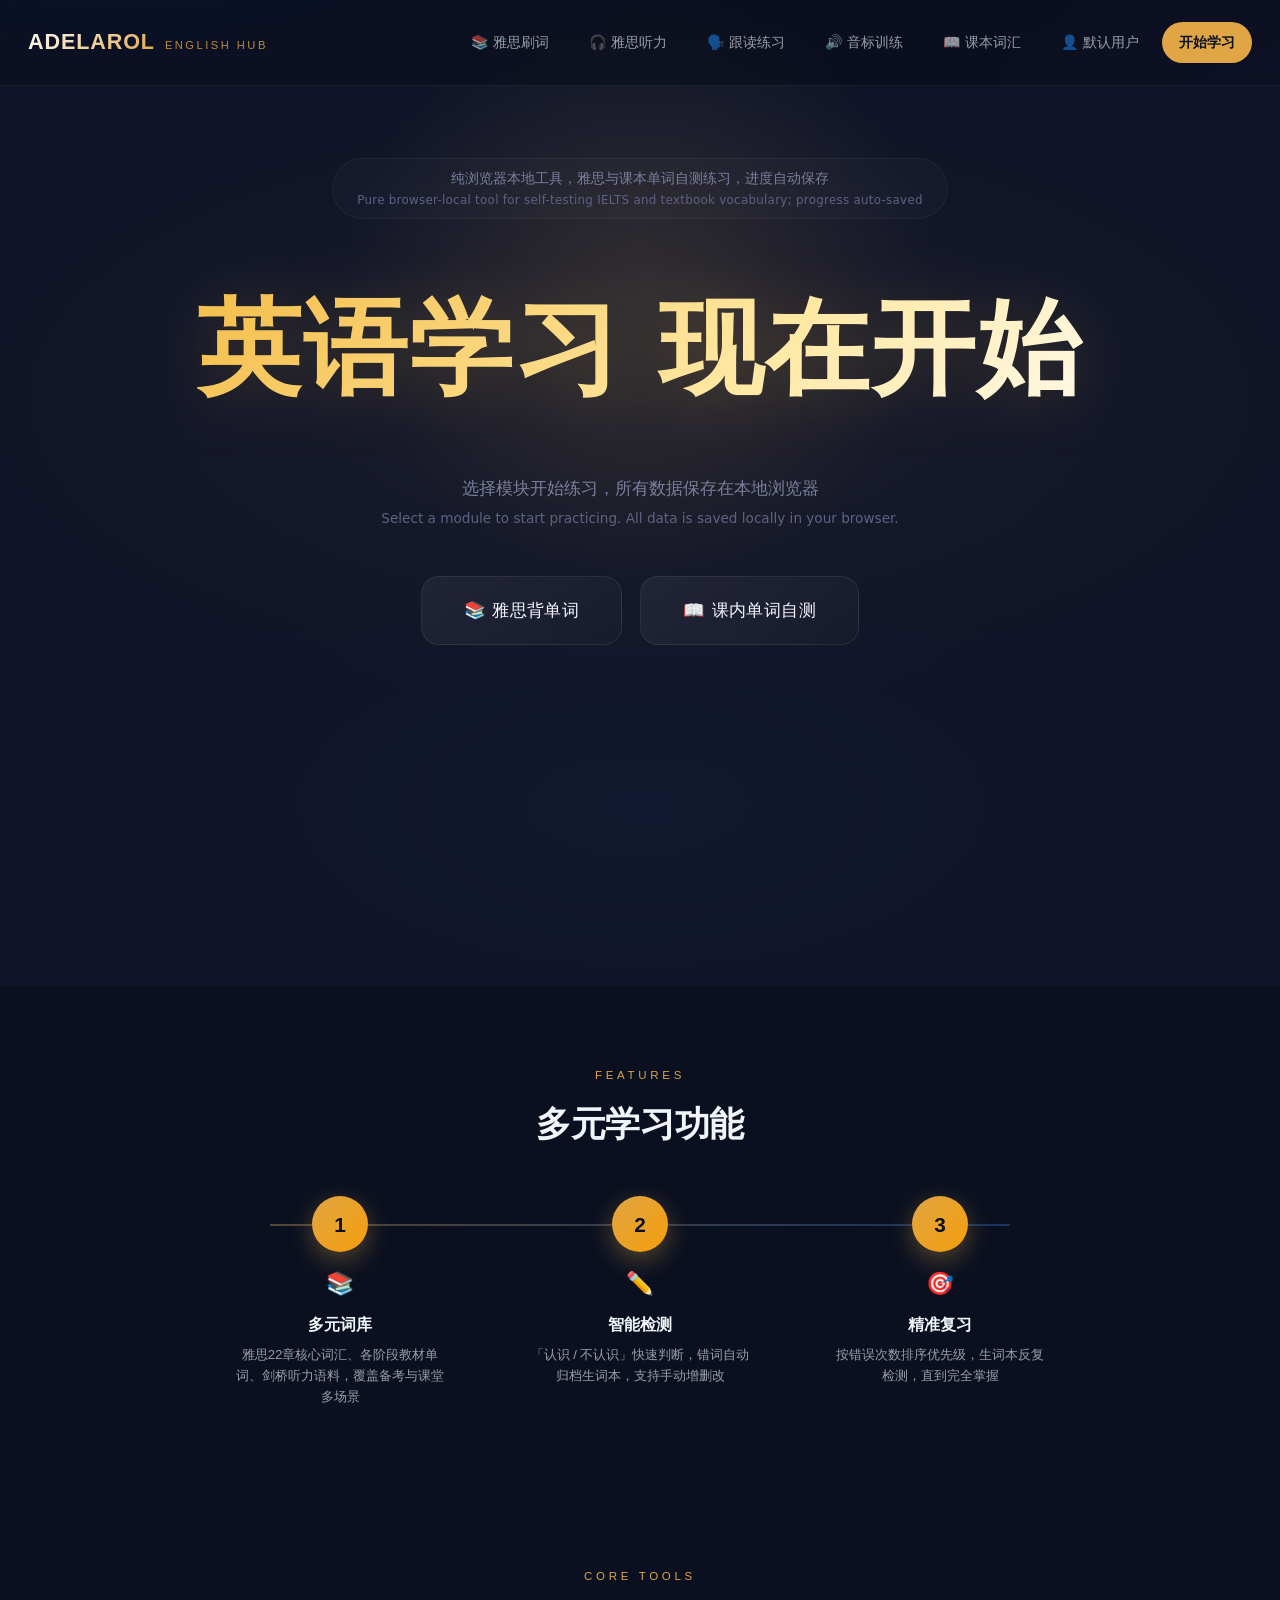
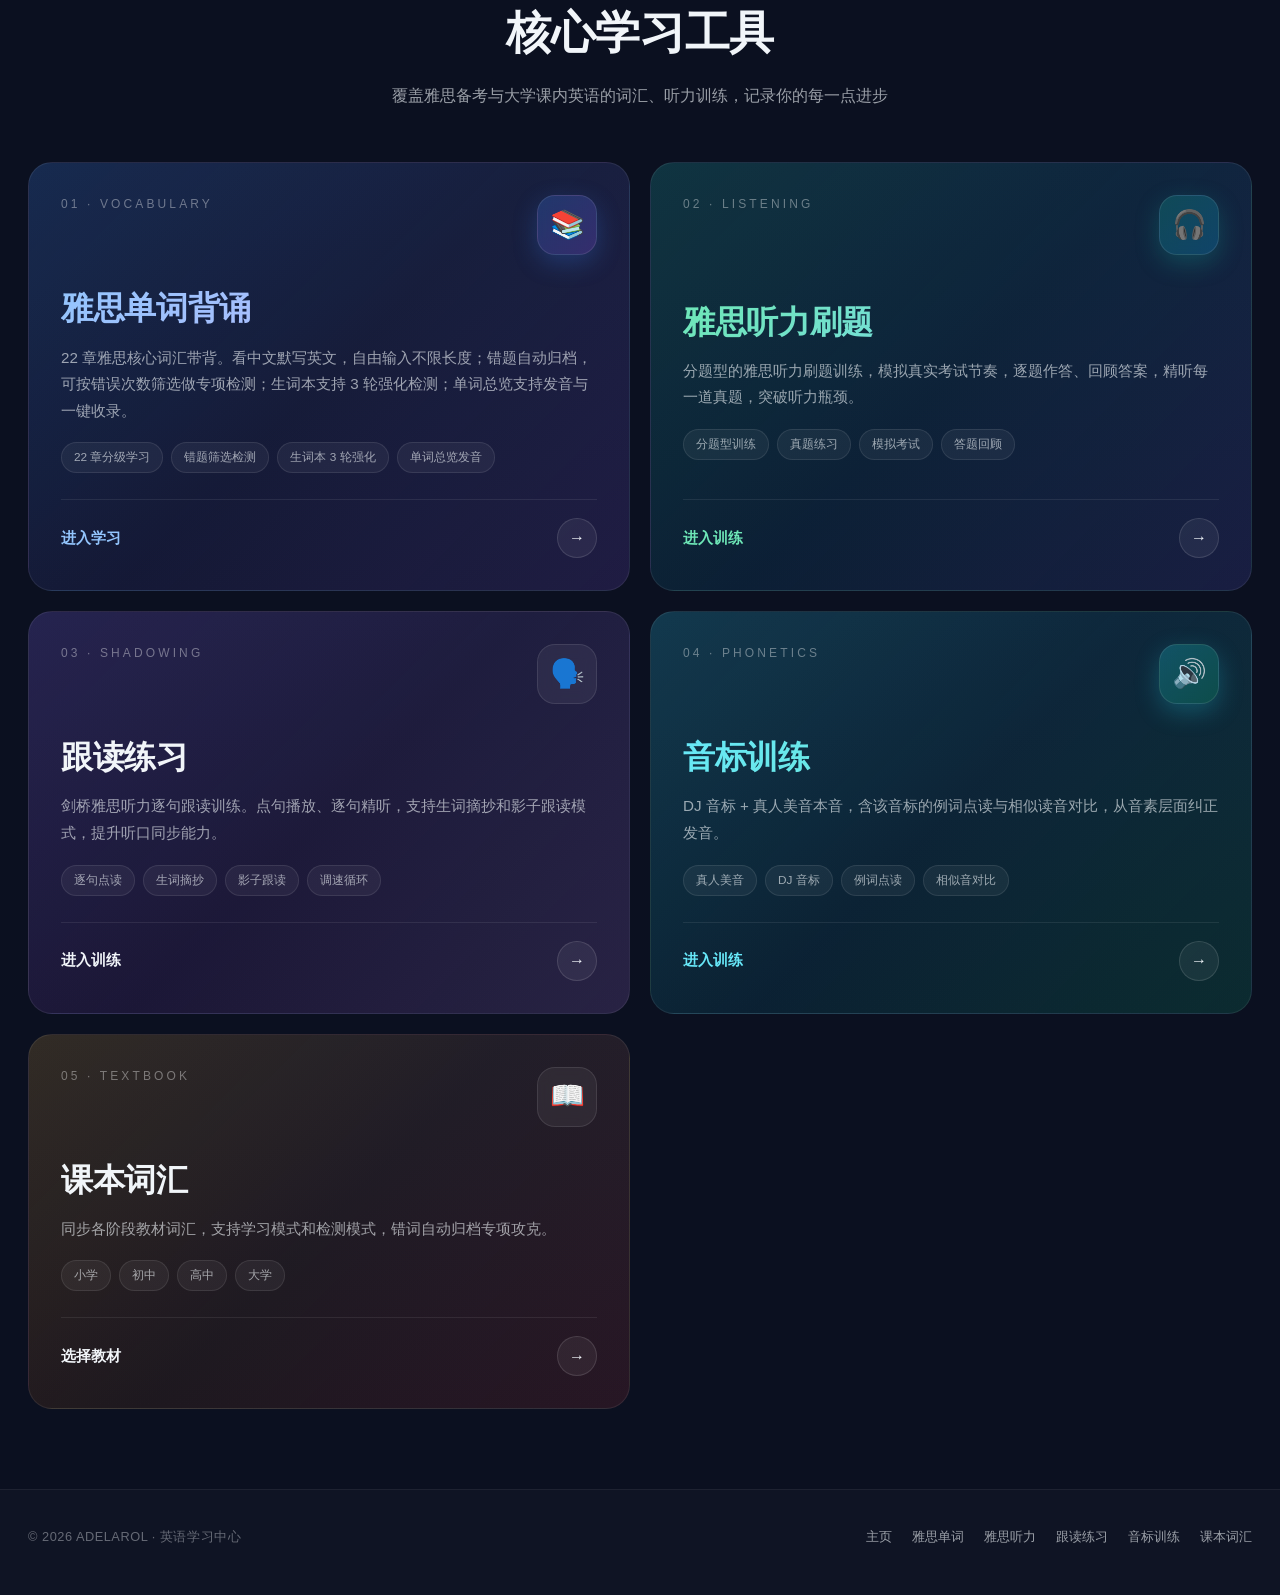
<file: index.html>
<!DOCTYPE html>
<html lang="zh-CN">
<head>
  <meta charset="utf-8" />
  <meta name="viewport" content="width=device-width, initial-scale=1" />
  <title>ADELAROL | 英语学习中心</title>
  <meta name="description" content="英语学习工具集 - 雅思单词、雅思听力与大学课内单词学习平台" />
  <link rel="icon" href="data:image/svg+xml,<svg xmlns='http://www.w3.org/2000/svg' viewBox='0 0 100 100'><text y='.9em' font-size='90'>📚</text></svg>" />
  <style>
    :root {
      --bg: #0b1020;
      --bg-alt: #111a33;
      --fg: #f1f5f9;
      --fg-muted: rgba(241,245,249,0.62);
      --fg-dim: rgba(241,245,249,0.38);
      --accent: #e0a544;
      --accent-glow: rgba(224, 165, 68, 0.35);
      --card-border: rgba(245,194,107,0.22);
      --card-bg: rgba(255,255,255,0.03);
      --blue-1: #3b82f6;
      --blue-2: #6366f1;
      --cyan-1: #0ea5e9;
      --cyan-2: #14b8a6;
      --purple-1: #8b5cf6;
    }
    * { margin: 0; padding: 0; box-sizing: border-box; }
    html, body {
      background: var(--bg);
      color: var(--fg);
      font-family: -apple-system, BlinkMacSystemFont, "PingFang SC", "Microsoft YaHei", "Segoe UI", Roboto, sans-serif;
      min-height: 100vh;
      line-height: 1.6;
      -webkit-font-smoothing: antialiased;
    }
    body {
      background-image:
        radial-gradient(ellipse 1200px 800px at 10% -10%, rgba(59,130,246,0.18), transparent 60%),
        radial-gradient(ellipse 900px 700px at 110% 10%, rgba(139,92,246,0.16), transparent 60%),
        radial-gradient(ellipse 800px 600px at 50% 120%, rgba(245,194,107,0.10), transparent 60%);
      overflow-x: hidden;
    }

    /* 用户切换弹窗 */
    .user-modal {
      display: none;
      position: fixed;
      top: 0;
      left: 0;
      width: 100%;
      height: 100%;
      background: rgba(0, 0, 0, 0.6);
      backdrop-filter: blur(4px);
      z-index: 2000;
      align-items: center;
      justify-content: center;
    }
    .user-modal.active {
      display: flex;
    }
    .user-modal-content {
      background: var(--bg-alt);
      border: 1px solid var(--card-border);
      border-radius: 20px;
      width: 90%;
      max-width: 400px;
      padding: 28px;
      box-shadow: 0 20px 60px rgba(0, 0, 0, 0.4);
    }
    .user-modal-header {
      display: flex;
      justify-content: space-between;
      align-items: center;
      margin-bottom: 24px;
    }
    .user-modal-header h3 {
      font-size: 1.25rem;
      font-weight: 700;
      color: var(--fg);
    }
    .user-modal-close {
      width: 32px;
      height: 32px;
      border: none;
      background: var(--card-bg);
      border-radius: 8px;
      color: var(--fg-muted);
      font-size: 1.25rem;
      cursor: pointer;
      display: flex;
      align-items: center;
      justify-content: center;
      transition: all 0.2s;
    }
    .user-modal-close:hover {
      background: rgba(255,255,255,0.08);
      color: var(--fg);
    }
    .user-input-group {
      margin-bottom: 20px;
    }
    .user-input-group label {
      display: block;
      font-size: 0.875rem;
      color: var(--fg-muted);
      margin-bottom: 8px;
    }
    .user-input-group input,
    .user-input-group select {
      width: 100%;
      padding: 12px 16px;
      border: 1px solid var(--card-border);
      border-radius: 10px;
      background: var(--card-bg);
      color: var(--fg);
      font-size: 1rem;
      transition: all 0.2s;
    }
    .user-input-group input:focus,
    .user-input-group select:focus {
      outline: none;
      border-color: var(--accent);
      box-shadow: 0 0 0 3px var(--accent-glow);
    }
    .user-input-group select {
      cursor: pointer;
      appearance: none;
      background-image: url("data:image/svg+xml,%3Csvg xmlns='http://www.w3.org/2000/svg' width='12' height='12' viewBox='0 0 12 12'%3E%3Cpath fill='%23999' d='M6 8L1 3h10z'/%3E%3C/svg%3E");
      background-repeat: no-repeat;
      background-position: right 16px center;
    }
    .user-input-group select option {
      background: var(--bg-alt);
      color: var(--fg);
    }
    .user-select-row {
      display: flex;
      gap: 8px;
    }
    .user-select-row select {
      flex: 1;
    }
    .user-btn-danger {
      width: 44px;
      padding: 0;
      background: rgba(220, 53, 69, 0.1);
      color: #dc3545;
      border: 1px solid rgba(220, 53, 69, 0.3);
      font-size: 1.1rem;
    }
    .user-btn-danger:hover {
      background: rgba(220, 53, 69, 0.2);
      border-color: rgba(220, 53, 69, 0.5);
    }
    .user-btn-danger:disabled {
      opacity: 0.3;
      cursor: not-allowed;
    }
    .user-current {
      padding: 16px;
      background: var(--card-bg);
      border-radius: 10px;
      margin-bottom: 24px;
      font-size: 0.9375rem;
      color: var(--fg-muted);
    }
    .user-current strong {
      color: var(--accent);
      margin-left: 8px;
    }
    .user-actions {
      display: flex;
      gap: 12px;
    }
    .user-btn {
      flex: 1;
      padding: 12px 20px;
      border: none;
      border-radius: 10px;
      font-size: 0.9375rem;
      font-weight: 600;
      cursor: pointer;
      transition: all 0.2s;
    }
    .user-btn-secondary {
      background: var(--card-bg);
      color: var(--fg-muted);
      border: 1px solid var(--card-border);
    }
    .user-btn-secondary:hover {
      background: rgba(255,255,255,0.08);
      color: var(--fg);
    }
    .user-btn-primary {
      background: var(--accent);
      color: #1a1a2e;
    }
    .user-btn-primary:hover {
      background: #f0b558;
      transform: translateY(-1px);
      box-shadow: 0 4px 12px var(--accent-glow);
    }

    /* Scroll reveal */
    .reveal {
      opacity: 0;
      transform: translateY(30px);
      transition: opacity 0.8s cubic-bezier(0.2, 0, 0.2, 1), transform 0.8s cubic-bezier(0.2, 0, 0.2, 1);
    }
    .reveal.in {
      opacity: 1;
      transform: translateY(0);
    }

    /* Hero decorative glow */
    .hero-glow {
      position: absolute;
      width: 600px;
      height: 600px;
      border-radius: 50%;
      background: radial-gradient(circle, rgba(245,194,107,0.12) 0%, rgba(245,194,107,0) 70%);
      top: -100px;
      left: 50%;
      transform: translateX(-50%);
      pointer-events: none;
      animation: glow-pulse 6s ease-in-out infinite;
    }
    @keyframes glow-pulse {
      0%, 100% { opacity: 0.5; transform: translateX(-50%) scale(1); }
      50% { opacity: 0.9; transform: translateX(-50%) scale(1.15); }
    }

    /* （原 Feature chips / 工具标签已移除） */

    /* Learning path */
    .path {
      max-width: 1100px;
      margin: 0 auto 80px;
      padding: 80px 28px 0;
    }
    .path-head {
      text-align: center;
      margin-bottom: 44px;
    }
    .path-eyebrow {
      font-size: 0.72rem;
      letter-spacing: 0.32em;
      text-transform: uppercase;
      color: var(--accent);
      margin-bottom: 12px;
    }
    .path-title {
      font-size: clamp(1.6rem, 3vw, 2.2rem);
      font-weight: 800;
      letter-spacing: -0.01em;
    }
    /* 滚动触发动画（CSS过渡，可靠兼容） */
    .gsap-reveal {
      opacity: 0.6;
      transform: scale(0.98) translateY(10px);
      filter: blur(1px);
      transition: opacity 0.5s cubic-bezier(0.2, 0, 0.2, 1), transform 0.5s cubic-bezier(0.2, 0, 0.2, 1), filter 0.5s cubic-bezier(0.2, 0, 0.2, 1);
    }
    .gsap-reveal.in {
      opacity: 1;
      transform: scale(1) translateY(0);
      filter: blur(0);
    }
    .path-steps {
      display: flex;
      align-items: flex-start;
      gap: 0;
      position: relative;
      max-width: 900px;
      margin: 0 auto;
    }
    .path-steps::before {
      content: '';
      position: absolute;
      top: 28px;
      left: 80px;
      right: 80px;
      height: 2px;
      background: linear-gradient(90deg, rgba(245,194,107,0.3), rgba(59,130,246,0.3));
      z-index: 0;
    }
    .step {
      flex: 1;
      text-align: center;
      padding: 0 16px;
      position: relative;
      z-index: 1;
    }
    .step-num {
      width: 56px;
      height: 56px;
      margin: 0 auto 14px;
      border-radius: 50%;
      display: flex;
      align-items: center;
      justify-content: center;
      font-size: 1.3rem;
      font-weight: 800;
      background: linear-gradient(135deg, var(--accent) 0%, #f59e0b 100%);
      color: #0b1020;
      box-shadow: 0 8px 24px var(--accent-glow);
      position: relative;
    }
    .step-icon {
      font-size: 1.4rem;
      margin-bottom: 10px;
    }
    .step h4 {
      font-size: 1rem;
      font-weight: 700;
      margin-bottom: 6px;
    }
    .step p {
      font-size: 0.82rem;
      color: var(--fg-muted);
      line-height: 1.6;
      max-width: 220px;
      margin: 0 auto;
    }
    a { color: inherit; text-decoration: none; }

    /* ============ NAV ============ */
    .nav {
      position: sticky;
      top: 0;
      z-index: 50;
      display: flex;
      align-items: center;
      justify-content: space-between;
      max-width: 1280px;
      margin: 0 auto;
      padding: 22px 28px;
      backdrop-filter: blur(14px);
      -webkit-backdrop-filter: blur(14px);
      background: rgba(11,16,32,0.55);
      border-bottom: 1px solid rgba(255,255,255,0.06);
    }
    .brand {
      display: flex;
      align-items: baseline;
      gap: 10px;
    }
    .brand-name {
      font-size: 1.35rem;
      font-weight: 700;
      letter-spacing: 0.04em;
      background: linear-gradient(135deg, #fff 0%, var(--accent) 100%);
      -webkit-background-clip: text;
      -webkit-text-fill-color: transparent;
      background-clip: text;
    }
    .brand-sub {
      font-size: 0.7rem;
      letter-spacing: 0.22em;
      text-transform: uppercase;
      color: var(--accent);
      opacity: 0.82;
    }
    .nav-links {
      display: flex;
      align-items: center;
      gap: 6px;
    }
    .nav-link {
      font-size: 0.88rem;
      padding: 8px 16px;
      border-radius: 999px;
      color: var(--fg-muted);
      transition: all 0.2s ease;
      border: 1px solid transparent;
    }
    .nav-link:hover {
      color: var(--fg);
      background: rgba(255,255,255,0.05);
      border-color: rgba(255,255,255,0.1);
    }
    .nav-link.primary {
      color: #0b1020;
      background: var(--accent);
      font-weight: 600;
      border-color: transparent;
    }
    .nav-link.primary:hover {
      box-shadow: 0 8px 24px var(--accent-glow);
      transform: translateY(-1px);
    }

    /* ============ HERO ============ */
    .hero {
      max-width: 1280px;
      margin: 0 auto;
      padding: 90px 28px 110px;
      text-align: center;
      position: relative;
    }
    .hero-title {
      font-size: clamp(2.6rem, 6.5vw, 5.5rem);
      font-weight: 800;
      line-height: 1.22;
      letter-spacing: 0.01em;
      margin-bottom: 26px;
      padding: 0.18em 0;
    }



    /* ============ CARDS ============ */
    .tools {
      max-width: 1280px;
      margin: 0 auto 80px;
      padding: 80px 28px 0;
    }
    .tools-head {
      text-align: center;
      margin-bottom: 54px;
    }
    .tools-eyebrow {
      font-size: 0.72rem;
      letter-spacing: 0.32em;
      text-transform: uppercase;
      color: var(--accent);
      margin-bottom: 12px;
    }
    .tools-title {
      font-size: clamp(1.8rem, 3.5vw, 2.8rem);
      font-weight: 800;
      letter-spacing: -0.01em;
    }
    .tools-desc {
      margin-top: 14px;
      color: var(--fg-muted);
      font-size: 1rem;
    }
    .tool-group {
      margin-bottom: 56px;
    }
    .tool-group:last-child {
      margin-bottom: 0;
    }
    .group-head {
      display: flex;
      align-items: baseline;
      gap: 14px;
      flex-wrap: wrap;
      margin-bottom: 22px;
      padding-left: 4px;
    }
    .group-eyebrow {
      font-size: 0.72rem;
      letter-spacing: 0.32em;
      text-transform: uppercase;
      color: var(--accent);
      white-space: nowrap;
    }
    .group-title {
      font-size: 1.5rem;
      font-weight: 800;
      letter-spacing: -0.01em;
    }
    .group-desc {
      width: 100%;
      color: var(--fg-muted);
      font-size: 0.92rem;
    }
    .group-head .divider {
      flex: 1;
      height: 1px;
      background: rgba(255,255,255,0.08);
      align-self: center;
      min-width: 40px;
    }
    .tools-grid {
      display: grid;
      grid-template-columns: repeat(2, 1fr);
      gap: 20px;
    }
    @media (max-width: 768px) {
      .tools-grid {
        grid-template-columns: 1fr;
      }
    }
    .card {
      position: relative;
      overflow: hidden;
      border-radius: 24px;
      padding: 32px;
      min-height: 300px;
      display: flex;
      flex-direction: column;
      justify-content: space-between;
      border: 1px solid rgba(255,255,255,0.08);
      transition: transform 0.35s ease, box-shadow 0.35s ease, border-color 0.35s ease;
      text-decoration: none;
      color: inherit;
      cursor: pointer;
    }
    .card::before {
      content: '';
      position: absolute;
      inset: 0;
      background: radial-gradient(800px circle at var(--mx, 50%) var(--my, 50%), rgba(255,255,255,0.08), transparent 40%);
      opacity: 0;
      transition: opacity 0.35s ease;
      pointer-events: none;
    }
    .card:hover {
      transform: translateY(-6px);
      border-color: var(--card-border);
      box-shadow: 0 24px 60px rgba(0,0,0,0.4), 0 0 0 1px var(--card-border);
    }
    .card:hover::before { opacity: 1; }

    .card.vocab {
      background:
        linear-gradient(135deg, rgba(59,130,246,0.18) 0%, rgba(99,102,241,0.10) 50%, rgba(139,92,246,0.16) 100%),
        linear-gradient(180deg, #0f172a 0%, #0b1020 100%);
    }
    .card.listen {
      background:
        linear-gradient(135deg, rgba(20,184,166,0.18) 0%, rgba(14,165,233,0.10) 50%, rgba(99,102,241,0.16) 100%),
        linear-gradient(180deg, #0f172a 0%, #0b1020 100%);
    }
    .card.course {
      background:
        linear-gradient(135deg, rgba(245,158,11,0.18) 0%, rgba(249,115,22,0.10) 50%, rgba(239,68,68,0.14) 100%),
        linear-gradient(180deg, #0f172a 0%, #0b1020 100%);
    }
    .card.yilin {
      background:
        linear-gradient(135deg, rgba(52,211,153,0.18) 0%, rgba(16,185,129,0.10) 50%, rgba(34,197,94,0.16) 100%),
        linear-gradient(180deg, #0f172a 0%, #0b1020 100%);
    }
    .card.shadow {
      background:
        linear-gradient(135deg, rgba(139,92,246,0.18) 0%, rgba(168,85,247,0.10) 50%, rgba(192,132,252,0.16) 100%),
        linear-gradient(180deg, #0f172a 0%, #0b1020 100%);
    }
    .card.textbook-combined {
      background:
        linear-gradient(135deg, rgba(245,158,11,0.15) 0%, rgba(249,115,22,0.08) 50%, rgba(239,68,68,0.12) 100%),
        linear-gradient(180deg, #0f172a 0%, #0b1020 100%);
    }
    .card.phonetics {
      background:
        linear-gradient(135deg, rgba(34,211,238,0.18) 0%, rgba(6,182,212,0.10) 50%, rgba(16,185,129,0.16) 100%),
        linear-gradient(180deg, #0f172a 0%, #0b1020 100%);
    }
    .card.phonetics .card-icon {
      background: linear-gradient(135deg, rgba(34,211,238,0.25), rgba(16,185,129,0.25));
      box-shadow: 0 8px 24px rgba(34,211,238,0.25);
    }
    .card.phonetics .card-title {
      background: linear-gradient(135deg, #67e8f9 0%, #6ee7b7 100%);
      -webkit-background-clip: text;
      -webkit-text-fill-color: transparent;
      background-clip: text;
    }
    .card.phonetics .card-action { color: #67e8f9; }
    .card-top {
      display: flex;
      justify-content: space-between;
      align-items: flex-start;
    }
    .card-num {
      font-size: 0.75rem;
      letter-spacing: 0.26em;
      text-transform: uppercase;
      color: rgba(255,255,255,0.38);
    }
    .card-icon {
      width: 60px;
      height: 60px;
      border-radius: 18px;
      display: flex;
      align-items: center;
      justify-content: center;
      font-size: 28px;
      background: rgba(255,255,255,0.06);
      border: 1px solid rgba(255,255,255,0.1);
      backdrop-filter: blur(8px);
    }
    .card.vocab .card-icon {
      background: linear-gradient(135deg, rgba(59,130,246,0.25), rgba(139,92,246,0.25));
      box-shadow: 0 8px 24px rgba(59,130,246,0.25);
    }
    .card.listen .card-icon {
      background: linear-gradient(135deg, rgba(20,184,166,0.25), rgba(14,165,233,0.25));
      box-shadow: 0 8px 24px rgba(20,184,166,0.25);
    }
    .card.course .card-icon {
      background: linear-gradient(135deg, rgba(245,158,11,0.25), rgba(249,115,22,0.25));
      box-shadow: 0 8px 24px rgba(245,158,11,0.25);
    }
    .card.yilin .card-icon {
      background: linear-gradient(135deg, rgba(52,211,153,0.25), rgba(34,197,94,0.25));
      box-shadow: 0 8px 24px rgba(52,211,153,0.25);
    }
    .card-body {
      margin-top: 28px;
    }
    .card-title {
      font-size: 2rem;
      font-weight: 800;
      margin-bottom: 10px;
      letter-spacing: -0.01em;
    }
    .card.vocab .card-title {
      background: linear-gradient(135deg, #93c5fd 0%, #c4b5fd 100%);
      -webkit-background-clip: text;
      -webkit-text-fill-color: transparent;
      background-clip: text;
    }
    .card.listen .card-title {
      background: linear-gradient(135deg, #6ee7b7 0%, #7dd3fc 100%);
      -webkit-background-clip: text;
      -webkit-text-fill-color: transparent;
      background-clip: text;
    }
    .card.course .card-title {
      background: linear-gradient(135deg, #fcd34d 0%, #fb923c 100%);
      -webkit-background-clip: text;
      -webkit-text-fill-color: transparent;
      background-clip: text;
    }
    .card.yilin .card-title {
      background: linear-gradient(135deg, #6ee7b7 0%, #4ade80 100%);
      -webkit-background-clip: text;
      -webkit-text-fill-color: transparent;
      background-clip: text;
    }
    .card-desc {
      color: var(--fg-muted);
      font-size: 0.95rem;
      line-height: 1.75;
      margin-bottom: 18px;
    }
    .card-tags {
      display: flex;
      flex-wrap: wrap;
      gap: 8px;
      margin-bottom: 26px;
    }
    .card-tag {
      padding: 5px 12px;
      border-radius: 999px;
      font-size: 0.74rem;
      background: rgba(255,255,255,0.05);
      border: 1px solid rgba(255,255,255,0.09);
      color: var(--fg-muted);
    }
    .card-foot {
      display: flex;
      align-items: center;
      justify-content: space-between;
      padding-top: 18px;
      border-top: 1px solid rgba(255,255,255,0.08);
    }
    .card-action {
      display: flex;
      align-items: center;
      gap: 8px;
      font-weight: 600;
      font-size: 0.92rem;
    }
    .card.vocab .card-action { color: #93c5fd; }
    .card.listen .card-action { color: #6ee7b7; }
    .card.course .card-action { color: #fcd34d; }
    .card.yilin .card-action { color: #6ee7b7; }
    .card-arrow {
      width: 40px;
      height: 40px;
      border-radius: 50%;
      display: flex;
      align-items: center;
      justify-content: center;
      background: rgba(255,255,255,0.06);
      border: 1px solid rgba(255,255,255,0.12);
      transition: all 0.3s ease;
      font-size: 16px;
    }
    .card:hover .card-arrow {
      background: var(--accent);
      color: #0b1020;
      border-color: var(--accent);
      transform: translateX(4px);
    }

    /* 课本单词合并卡片 - 双按钮 */
    .card.textbook-combined {
      cursor: default;
    }
    .card-foot.dual-actions {
      display: flex;
      gap: 12px;
      padding-top: 18px;
      border-top: 1px solid rgba(255,255,255,0.08);
    }
    .sub-action {
      flex: 1;
      display: flex;
      align-items: center;
      gap: 12px;
      padding: 14px 16px;
      background: rgba(255,255,255,0.04);
      border: 1px solid rgba(255,255,255,0.1);
      border-radius: 12px;
      text-decoration: none;
      color: var(--fg);
      transition: all 0.3s ease;
    }
    .sub-action:hover {
      background: rgba(255,255,255,0.08);
      border-color: rgba(255,255,255,0.2);
      transform: translateY(-2px);
      box-shadow: 0 8px 24px rgba(0,0,0,0.2);
    }
    .sub-action.college:hover {
      border-color: #fcd34d;
      box-shadow: 0 8px 24px rgba(252, 211, 77, 0.15);
    }
    .sub-action.yilin:hover {
      border-color: #6ee7b7;
      box-shadow: 0 8px 24px rgba(110, 231, 183, 0.15);
    }
    .sub-icon {
      font-size: 1.5rem;
      width: 40px;
      height: 40px;
      display: flex;
      align-items: center;
      justify-content: center;
      background: rgba(255,255,255,0.06);
      border-radius: 10px;
    }
    .sub-text {
      flex: 1;
      display: flex;
      flex-direction: column;
      gap: 2px;
    }
    .sub-title {
      font-weight: 600;
      font-size: 0.95rem;
    }
    .sub-desc {
      font-size: 0.75rem;
      color: var(--fg-muted);
    }
    .sub-arrow {
      font-size: 1.1rem;
      opacity: 0.5;
      transition: all 0.3s ease;
    }
    .sub-action:hover .sub-arrow {
      opacity: 1;
      transform: translateX(4px);
    }

    /* ============ FOOTER ============ */
    /* 弹窗样式 */
    .modal-overlay {
      position: fixed;
      inset: 0;
      background: rgba(0,0,0,0.7);
      backdrop-filter: blur(4px);
      z-index: 200;
      display: none;
      align-items: center;
      justify-content: center;
      padding: 20px;
    }
    .modal-overlay.active {
      display: flex;
    }
    .modal-content {
      background: linear-gradient(180deg, #1a1f2e 0%, #0f1428 100%);
      border: 1px solid rgba(255,255,255,0.1);
      border-radius: 20px;
      padding: 32px;
      max-width: 480px;
      width: 100%;
      max-height: 80vh;
      overflow-y: auto;
      box-shadow: 0 20px 60px rgba(0,0,0,0.5);
    }
    .modal-header {
      display: flex;
      justify-content: space-between;
      align-items: center;
      margin-bottom: 24px;
    }
    .modal-header h3 {
      font-size: 1.3rem;
      font-weight: 700;
    }
    .modal-close {
      width: 36px;
      height: 36px;
      border-radius: 50%;
      background: rgba(255,255,255,0.08);
      border: 1px solid rgba(255,255,255,0.12);
      color: #fff;
      font-size: 1.2rem;
      cursor: pointer;
      transition: all 0.25s ease;
    }
    .modal-close:hover {
      background: rgba(255,255,255,0.15);
    }
    .textbook-grid {
      display: grid;
      grid-template-columns: repeat(2, 1fr);
      gap: 16px;
    }
    .textbook-item {
      display: flex;
      flex-direction: column;
      align-items: center;
      gap: 8px;
      padding: 24px 16px;
      background: rgba(255,255,255,0.04);
      border: 1px solid rgba(255,255,255,0.1);
      border-radius: 16px;
      text-decoration: none;
      color: inherit;
      transition: all 0.3s ease;
      text-align: center;
    }
    .textbook-item:hover:not(.disabled) {
      background: rgba(255,255,255,0.08);
      border-color: rgba(255,255,255,0.2);
      transform: translateY(-2px);
    }
    .textbook-item.disabled {
      opacity: 0.4;
      cursor: not-allowed;
    }
    .textbook-icon {
      font-size: 2rem;
      width: 56px;
      height: 56px;
      display: flex;
      align-items: center;
      justify-content: center;
      background: rgba(255,255,255,0.06);
      border-radius: 14px;
    }
    .textbook-name {
      font-weight: 600;
      font-size: 0.95rem;
    }
    .textbook-desc {
      font-size: 0.75rem;
      color: var(--fg-muted);
    }

    .footer {
      border-top: 1px solid rgba(255,255,255,0.06);
      padding: 36px 28px 48px;
      margin-top: 80px;
      background: rgba(255,255,255,0.02);
    }
    .footer-inner {
      max-width: 1280px;
      margin: 0 auto;
      display: flex;
      flex-wrap: wrap;
      justify-content: space-between;
      align-items: center;
      gap: 20px;
    }
    .footer-copy {
      font-size: 0.8rem;
      color: var(--fg-dim);
      letter-spacing: 0.04em;
    }
    .footer-links {
      display: flex;
      align-items: center;
      gap: 20px;
      flex-wrap: wrap;
    }
    .footer-links a {
      font-size: 0.82rem;
      color: var(--fg-muted);
      transition: color 0.2s;
    }
    .footer-links a:hover { color: var(--accent); }

    /* ============ RESPONSIVE ============ */
    @media (max-width: 720px) {
      .nav { padding: 16px 18px; }
      .nav-link { padding: 7px 12px; font-size: 0.82rem; }
      .nav-link span.only-pc { display: none; }
      .hero { padding: 60px 20px 70px; }
      .tools { margin-bottom: 70px; }
      .card { min-height: 300px; padding: 26px; }
      .card-title { font-size: 1.6rem; }
      .path-steps { grid-template-columns: 1fr; gap: 16px; }
      .path-steps::before { display: none; }
    }

  /* ===== Hero 错落布局：顶部小字 → 标题 → 切换区(文字+卡片) → 按钮 ===== */
  .hero-pin-wrap {
    width: 100%;
  }
  .hero-inner {
    width: 100%;
    min-height: 100vh;
    position: relative;
    display: flex;
    flex-direction: column;
    align-items: center;
    justify-content: flex-start;
    padding: 72px 24px 48px;
    background-color: #0f1428;
    background-image:
      radial-gradient(ellipse 80% 50% at 50% 35%, rgba(224,165,68,0.06), transparent 70%),
      radial-gradient(ellipse 60% 40% at 50% 80%, rgba(80,120,200,0.04), transparent 70%);
  }

  /* 顶部中英提示：玻璃胶囊，默认偏暗，悬浮变亮 */
  .hero-top-note {
    text-align: center;
    margin-bottom: 48px;
    padding: 8px 24px;
    border-radius: 100px;
    border: 1px solid rgba(255,255,255,0.05);
    background: rgba(255,255,255,0.02);
    backdrop-filter: blur(10px);
    transition: background 0.3s ease, border-color 0.3s ease, box-shadow 0.3s ease;
  }
  .hero-top-note:hover {
    background: rgba(255,255,255,0.07);
    border-color: rgba(212,188,148,0.28);
    box-shadow:
      0 0 24px rgba(212,188,148,0.10),
      inset 0 1px 0 rgba(255,255,255,0.06);
  }
  .hero-top-note .zh-text {
    font-family: "PingFang SC", "Microsoft YaHei", system-ui, sans-serif;
    font-size: 0.88rem;
    color: #7a7f9e;
    margin-bottom: 2px;
    transition: color 0.3s ease;
  }
  .hero-top-note:hover .zh-text {
    color: #b8bcd8;
  }
  .hero-top-note .en-text {
    font-family: "Inter", system-ui, sans-serif;
    font-size: 0.74rem;
    color: #5e6384;
    letter-spacing: 0.3px;
    transition: color 0.3s ease;
  }
  .hero-top-note:hover .en-text {
    color: #8a90b4;
  }

  /* 主标题：金色→白→淡紫 彩色渐变，悬浮时流动变幻 */
  .hero-title {
    font-family: "PingFang SC", "Microsoft YaHei", system-ui, sans-serif;
    font-size: clamp(3.2rem, 9vw, 6.5rem);
    font-weight: 700;
    letter-spacing: 2px;
    text-align: center;
    margin: 0 0 36px;
    line-height: 1.2;
    background: linear-gradient(135deg, #f2b73c 0%, #ffe8a3 35%, #ffffff 60%, #c8c4d8 100%);
    background-size: 200% 200%;
    background-position: 0% 50%;
    -webkit-background-clip: text;
    -webkit-text-fill-color: transparent;
    background-clip: text;
    filter: drop-shadow(0 4px 30px rgba(242,183,60,0.18));
    transition: background-position 0.6s ease, filter 0.4s ease;
    cursor: default;
  }
  .hero-title:hover {
    background: linear-gradient(135deg, #6366f1 0%, #a78bfa 30%, #f2b73c 60%, #f472b6 100%);
    background-size: 200% 200%;
    background-position: 100% 50%;
    -webkit-background-clip: text;
    -webkit-text-fill-color: transparent;
    background-clip: text;
    filter: drop-shadow(0 4px 36px rgba(167,139,250,0.28));
  }

  /* 辅助说明文字：默认偏暗，悬浮变亮 */
  .hero-desc {
    text-align: center;
    margin-bottom: 36px;
    padding: 10px 20px;
    border-radius: 14px;
    transition: background 0.3s ease;
  }
  .hero-desc:hover {
    background: rgba(255,255,255,0.03);
  }
  .hero-desc .zh-text {
    font-family: "PingFang SC", "Microsoft YaHei", system-ui, sans-serif;
    font-size: 1.05rem;
    color: #7a7f9e;
    margin-bottom: 6px;
    transition: color 0.3s ease;
  }
  .hero-desc:hover .zh-text {
    color: #cfd3ec;
  }
  .hero-desc .en-text {
    font-family: "Inter", system-ui, sans-serif;
    font-size: 0.85rem;
    color: #5e6384;
    transition: color 0.3s ease;
  }
  .hero-desc:hover .en-text {
    color: #9aa0c0;
  }

  /* 悬浮卡片区（按钮下方） */
  .hero-switch-area {
    position: relative;
    width: 100%;
    max-width: 740px;
    text-align: center;
    margin-bottom: 40px;
  }

  /* 卡片公共样式：毛玻璃 */
  .hero-stats {
    display: none;
    justify-content: center;
    gap: 18px;
    flex-wrap: wrap;
    margin-top: 20px;
  }
  .hero-stats .stat {
    min-width: 172px;
    padding: 22px 16px;
    border-radius: 18px;
    border: 1px solid rgba(212, 188, 148, 0.22);
    background: rgba(25, 29, 50, 0.52);
    backdrop-filter: blur(12px);
    transition: transform 0.24s ease, border-color 0.24s ease, box-shadow 0.24s ease;
  }
  .hero-stats .stat:hover {
    transform: translateY(-3px);
    border-color: rgba(212, 188, 148, 0.44);
    box-shadow: 0 8px 24px rgba(0,0,0,0.25);
  }

  /* 雅思卡片数字样式 */
  .hero-ielts-card .stat-num {
    font-family: "Inter", system-ui, sans-serif;
    font-size: 34px;
    font-weight: 700;
    color: #f2b73c;
    text-align: center;
    letter-spacing: 1px;
  }

  /* 课内卡片标题文字：精致克制 */
  .hero-course-card .stat-text {
    font-family: "PingFang SC", "Microsoft YaHei", system-ui, sans-serif;
    font-size: 22px;
    font-weight: 600;
    letter-spacing: 1.5px;
    color: #e8c97a;
    text-align: center;
  }
  .hero-stats .stat-label {
    font-family: "PingFang SC", "Inter", system-ui, sans-serif;
    font-size: 0.82rem;
    font-weight: 400;
    color: #9aa0b8;
    text-align: center;
    margin-top: 8px;
  }

  /* 按钮样式 */
  .hero-btns {
    display: flex;
    gap: 18px;
    flex-wrap: wrap;
    justify-content: center;
    margin-bottom: 24px;
  }
  .hero-btns .btn {
    font-family: "PingFang SC", "Inter", system-ui, sans-serif;
    padding: 20px 42px !important;
    font-size: 1.08rem !important;
    font-weight: 500;
    border-radius: 18px !important;
    letter-spacing: 0.4px;
    border: 1px solid rgba(255, 255, 255, 0.08);
    background: linear-gradient(135deg, rgba(255,255,255,0.06), rgba(255,255,255,0.02));
    color: #f5f7ff;
    transition: all 0.25s ease;
    backdrop-filter: blur(8px);
  }
  .hero-btns .btn:hover {
    transform: translateY(-4px);
    border-color: rgba(212, 188, 148, 0.35);
    background: linear-gradient(135deg, rgba(212, 188, 148, 0.12), rgba(212,188,148,0.04));
    box-shadow:
      0 12px 30px rgba(0, 0, 0, 0.35),
      0 0 20px rgba(212, 188, 148, 0.08),
      inset 0 1px 0 rgba(255, 255, 255, 0.1);
  }

  /* Hero 入场动画：页面加载时各元素依次浮现 */
  .hero-top-note, .hero-title, .hero-desc, .hero-btns, .hero-switch-area {
    opacity: 0;
    transform: translateY(26px);
    animation: hero-enter 0.9s cubic-bezier(0.2, 0, 0.2, 1) forwards;
  }
  .hero-title { animation-delay: 0.08s; }
  .hero-desc { animation-delay: 0.2s; }
  .hero-btns { animation-delay: 0.32s; }
  .hero-switch-area { animation-delay: 0.44s; }
  @keyframes hero-enter {
    to { opacity: 1; transform: translateY(0); }
  }

  /* 工具卡片：随区块入场依次淡入（仅透明度，不影响 hover 位移手感） */
  .tools .card { opacity: 0; }
  .tools.in .card {
    opacity: 1;
    transition: opacity 0.7s cubic-bezier(0.2, 0, 0.2, 1), transform 0.35s ease, box-shadow 0.35s ease, border-color 0.35s ease;
  }
  .tools.in .card:nth-child(2) { transition-delay: 0.08s, 0s, 0s, 0s; }
  .tools.in .card:nth-child(3) { transition-delay: 0.16s, 0s, 0s, 0s; }
  .tools.in .card:nth-child(4) { transition-delay: 0.24s, 0s, 0s, 0s; }
  .tools.in .card:nth-child(5) { transition-delay: 0.32s, 0s, 0s, 0s; }

  </style>
</head>

<script src="user.js"></script>


<body>

  <!-- ===== NAV ===== -->
  <nav class="nav">
    <div class="brand">
      <div class="brand-name">ADELAROL</div>
      <div class="brand-sub">English Hub</div>
    </div>
    <div class="nav-links">
      <a class="nav-link" href="雅思单词背诵.html">📚 <span class="only-pc">雅思刷词</span></a>
      <a class="nav-link" href="雅思听力刷题.html">🎧 <span class="only-pc">雅思听力</span></a>
      <a class="nav-link" href="跟读练习.html">🗣️ <span class="only-pc">跟读练习</span></a>
      <a class="nav-link" href="音标训练.html">🔊 <span class="only-pc">音标训练</span></a>
      <a class="nav-link" href="#" onclick="openTextbookModal(); return false;">📖 <span class="only-pc">课本词汇</span></a>
      <a class="nav-link" href="#" onclick="openUserModal(); return false;" id="userNavLink">👤 <span class="only-pc" id="currentUserText">默认用户</span></a>
      <a class="nav-link primary" href="雅思单词背诵.html">开始学习</a>
    </div>
  </nav>

  <!-- 用户切换弹窗 -->
  <div class="user-modal" id="userModal">
    <div class="user-modal-content">
      <div class="user-modal-header">
        <h3>切换用户</h3>
        <button class="user-modal-close" onclick="closeUserModal()">×</button>
      </div>
      <div class="user-modal-body">
        <!-- 已有用户下拉选择 -->
        <div class="user-input-group" id="existingUserGroup" style="display: none;">
          <label>选择已有用户</label>
          <div class="user-select-row">
            <select id="existingUserSelect" onchange="onExistingUserChange()">
              <option value="">-- 选择用户 --</option>
            </select>
            <button class="user-btn user-btn-danger" id="deleteUserBtn" onclick="deleteSelectedUser()" title="删除选中用户">🗑️</button>
          </div>
        </div>

        <!-- 新建用户输入 -->
        <div class="user-input-group">
          <label id="newUserLabel">新建用户</label>
          <input type="text" id="userNameInput" placeholder="输入新用户名" maxlength="20">
        </div>

        <div class="user-current">
          <span>当前用户：</span>
          <strong id="modalCurrentUser">默认用户</strong>
        </div>

        <div class="user-actions">
          <button class="user-btn user-btn-secondary" onclick="switchToDefault()">默认用户</button>
          <button class="user-btn user-btn-primary" onclick="confirmSwitchUser()">确认切换</button>
        </div>
      </div>
    </div>
  </div>

  <!-- ===== HERO ===== -->
  <section class="hero-pin-wrap">
    <div class="hero-inner">
      <!-- 顶部呼吸光晕 -->
      <div class="hero-glow"></div>

      <!-- 顶部中英小字提示 -->
      <div class="hero-top-note">
        <div class="zh-text">纯浏览器本地工具，雅思与课本单词自测练习，进度自动保存</div>
        <div class="en-text">Pure browser-local tool for self-testing IELTS and textbook vocabulary; progress auto-saved</div>
      </div>

      <!-- 主标题：英语学习 现在开始 -->
      <h1 class="hero-title">英语学习 现在开始</h1>

      <!-- 辅助中英说明（始终保留） -->
      <div class="hero-desc">
        <div class="zh-text">选择模块开始练习，所有数据保存在本地浏览器</div>
        <div class="en-text">Select a module to start practicing. All data is saved locally in your browser.</div>
      </div>

      <!-- 两个主功能按钮 -->
      <div class="hero-btns">
        <a class="btn" id="ieltsBtn" href="雅思单词背诵.html">📚 雅思背单词</a>
        <a class="btn" id="courseBtn" data-mode="course" href="#">📖 课内单词自测</a>
      </div>

      <!-- 悬浮卡片区：悬浮按钮时显示 -->
      <div class="hero-switch-area">
        <!-- 雅思悬浮卡片 -->
        <div class="hero-stats hero-ielts-card">
          <div class="stat">
            <div class="stat-num">22</div>
            <div class="stat-label">雅思章节 · 分阶段学习</div>
          </div>
          <div class="stat">
            <div class="stat-num">902</div>
            <div class="stat-label">雅思词条 · 按单元复习</div>
          </div>
          <div class="stat">
            <div class="stat-num">3+</div>
            <div class="stat-label">听说读写 · 工具矩阵</div>
          </div>
        </div>

        <!-- 课内悬浮卡片 -->
        <div class="hero-stats hero-course-card">
          <div class="stat">
            <div class="stat-text">同步教材</div>
            <div class="stat-label">匹配课内课本词条</div>
          </div>
          <div class="stat">
            <div class="stat-text">智能自测</div>
            <div class="stat-label">识别 / 不识别快速判断</div>
          </div>
          <div class="stat">
            <div class="stat-text">错题留存</div>
            <div class="stat-label">本地保存个人错词本</div>
          </div>
        </div>
      </div>
    </div>
  </section>


  <!-- ===== LEARNING PATH ===== -->
  <section class="path">
    <div class="path-head gsap-reveal" data-delay="0">
      <div class="path-eyebrow">Features</div>
      <h2 class="path-title">多元学习功能</h2>
    </div>
    <div class="path-steps">
      <div class="step gsap-reveal" style="transition-delay: 0.1s">
        <div class="step-num">1</div>
        <div class="step-icon">📚</div>
        <h4>多元词库</h4>
        <p>雅思22章核心词汇、各阶段教材单词、剑桥听力语料，覆盖备考与课堂多场景</p>
      </div>
      <div class="step gsap-reveal" style="transition-delay: 0.2s">
        <div class="step-num">2</div>
        <div class="step-icon">✏️</div>
        <h4>智能检测</h4>
        <p>「认识 / 不认识」快速判断，错词自动归档生词本，支持手动增删改</p>
      </div>
      <div class="step gsap-reveal" style="transition-delay: 0.3s">
        <div class="step-num">3</div>
        <div class="step-icon">🎯</div>
        <h4>精准复习</h4>
        <p>按错误次数排序优先级，生词本反复检测，直到完全掌握</p>
      </div>
    </div>
  </section>

  <!-- ===== TOOLS ===== -->
  <section class="tools reveal">
    <div class="tools-head">
      <div class="tools-eyebrow">Core Tools</div>
      <h2 class="tools-title">核心学习工具</h2>
      <p class="tools-desc">覆盖雅思备考与大学课内英语的词汇、听力训练，记录你的每一点进步</p>
    </div>

    <!-- 核心工具 2×2 网格 -->
    <div class="tools-grid">
      <!-- 雅思单词 -->
      <a class="card vocab" href="雅思单词背诵.html" onmousemove="const rect=this.getBoundingClientRect();this.style.setProperty('--mx',(event.clientX-rect.left)+'px');this.style.setProperty('--my',(event.clientY-rect.top)+'px');">
        <div class="card-top">
          <div class="card-num">01 · Vocabulary</div>
          <div class="card-icon">📚</div>
        </div>
        <div class="card-body">
          <h3 class="card-title">雅思单词背诵</h3>
          <p class="card-desc">22 章雅思核心词汇带背。看中文默写英文，自由输入不限长度；错题自动归档，可按错误次数筛选做专项检测；生词本支持 3 轮强化检测；单词总览支持发音与一键收录。</p>
          <div class="card-tags">
            <span class="card-tag">22 章分级学习</span>
            <span class="card-tag">错题筛选检测</span>
            <span class="card-tag">生词本 3 轮强化</span>
            <span class="card-tag">单词总览发音</span>
          </div>
        </div>
        <div class="card-foot">
          <div class="card-action">进入学习</div>
          <div class="card-arrow">→</div>
        </div>
      </a>

      <!-- 雅思听力 -->
      <a class="card listen" href="雅思听力刷题.html" onmousemove="const rect=this.getBoundingClientRect();this.style.setProperty('--mx',(event.clientX-rect.left)+'px');this.style.setProperty('--my',(event.clientY-rect.top)+'px');">
        <div class="card-top">
          <div class="card-num">02 · Listening</div>
          <div class="card-icon">🎧</div>
        </div>
        <div class="card-body">
          <h3 class="card-title">雅思听力刷题</h3>
          <p class="card-desc">分题型的雅思听力刷题训练，模拟真实考试节奏，逐题作答、回顾答案，精听每一道真题，突破听力瓶颈。</p>
          <div class="card-tags">
            <span class="card-tag">分题型训练</span>
            <span class="card-tag">真题练习</span>
            <span class="card-tag">模拟考试</span>
            <span class="card-tag">答题回顾</span>
          </div>
        </div>
        <div class="card-foot">
          <div class="card-action">进入训练</div>
          <div class="card-arrow">→</div>
        </div>
      </a>

      <!-- 跟读练习 -->
      <a class="card shadow" href="跟读练习.html" onmousemove="const rect=this.getBoundingClientRect();this.style.setProperty('--mx',(event.clientX-rect.left)+'px');this.style.setProperty('--my',(event.clientY-rect.top)+'px');">
        <div class="card-top">
          <div class="card-num">03 · Shadowing</div>
          <div class="card-icon">🗣️</div>
        </div>
        <div class="card-body">
          <h3 class="card-title">跟读练习</h3>
          <p class="card-desc">剑桥雅思听力逐句跟读训练。点句播放、逐句精听，支持生词摘抄和影子跟读模式，提升听口同步能力。</p>
          <div class="card-tags">
            <span class="card-tag">逐句点读</span>
            <span class="card-tag">生词摘抄</span>
            <span class="card-tag">影子跟读</span>
            <span class="card-tag">调速循环</span>
          </div>
        </div>
        <div class="card-foot">
          <div class="card-action">进入训练</div>
          <div class="card-arrow">→</div>
        </div>
      </a>

      <!-- 音标训练 -->
      <a class="card phonetics" href="音标训练.html" onmousemove="const rect=this.getBoundingClientRect();this.style.setProperty('--mx',(event.clientX-rect.left)+'px');this.style.setProperty('--my',(event.clientY-rect.top)+'px');">
        <div class="card-top">
          <div class="card-num">04 · Phonetics</div>
          <div class="card-icon">🔊</div>
        </div>
        <div class="card-body">
          <h3 class="card-title">音标训练</h3>
          <p class="card-desc">DJ 音标 + 真人美音本音，含该音标的例词点读与相似读音对比，从音素层面纠正发音。</p>
          <div class="card-tags">
            <span class="card-tag">真人美音</span>
            <span class="card-tag">DJ 音标</span>
            <span class="card-tag">例词点读</span>
            <span class="card-tag">相似音对比</span>
          </div>
        </div>
        <div class="card-foot">
          <div class="card-action">进入训练</div>
          <div class="card-arrow">→</div>
        </div>
      </a>

      <!-- 课本词汇卡片（弹窗选择器） -->
      <div class="card textbook-combined" onclick="openTextbookModal()" onmousemove="const rect=this.getBoundingClientRect();this.style.setProperty('--mx',(event.clientX-rect.left)+'px');this.style.setProperty('--my',(event.clientY-rect.top)+'px');">
        <div class="card-top">
          <div class="card-num">05 · Textbook</div>
          <div class="card-icon">📖</div>
        </div>
        <div class="card-body">
          <h3 class="card-title">课本词汇</h3>
          <p class="card-desc">同步各阶段教材词汇，支持学习模式和检测模式，错词自动归档专项攻克。</p>
          <div class="card-tags">
            <span class="card-tag">小学</span>
            <span class="card-tag">初中</span>
            <span class="card-tag">高中</span>
            <span class="card-tag">大学</span>
          </div>
        </div>
        <div class="card-foot">
          <div class="card-action">选择教材</div>
          <div class="card-arrow">→</div>
        </div>
      </div>
    </div>
  </section>

  <!-- 教材选择弹窗 -->
  <div class="modal-overlay" id="textbookModal" onclick="closeTextbookModal(event)">
    <div class="modal-content" onclick="event.stopPropagation()">
      <div class="modal-header">
        <h3>选择教材</h3>
        <button class="modal-close" onclick="closeTextbookModal()">×</button>
      </div>
      <div class="modal-body">
        <div class="textbook-grid">
          <a href="译林六年级单词.html" class="textbook-item">
            <span class="textbook-icon">📖</span>
            <span class="textbook-name">译林版六年级</span>
            <span class="textbook-desc">小学英语</span>
          </a>
          <a href="译林八年级单词.html" class="textbook-item">
            <span class="textbook-icon">📘</span>
            <span class="textbook-name">译林版八年级</span>
            <span class="textbook-desc">初中英语</span>
          </a>
          <a href="提高英语4单词.html" class="textbook-item">
            <span class="textbook-icon">🎓</span>
            <span class="textbook-name">提高英语4</span>
            <span class="textbook-desc">大学英语</span>
          </a>
          <!-- 后续可添加更多教材 -->
          <div class="textbook-item disabled">
            <span class="textbook-icon">📕</span>
            <span class="textbook-name">人教版小学</span>
            <span class="textbook-desc">即将上线</span>
          </div>
          <div class="textbook-item disabled">
            <span class="textbook-icon">📗</span>
            <span class="textbook-name">人教版高中</span>
            <span class="textbook-desc">即将上线</span>
          </div>
        </div>
      </div>
    </div>
  </div>

  <!-- ===== FOOTER ===== -->
  <footer class="footer reveal">
    <div class="footer-inner">
      <div class="footer-copy">© 2026 ADELAROL · 英语学习中心</div>
      <div class="footer-links">
        <a href="index.html">主页</a>
        <a href="雅思单词背诵.html">雅思单词</a>
        <a href="雅思听力刷题.html">雅思听力</a>
        <a href="跟读练习.html">跟读练习</a>
        <a href="音标训练.html">音标训练</a>
        <a href="#" onclick="openTextbookModal(); return false;">课本词汇</a>
      </div>
    </div>
  </footer>

  <script>
    // ===== 滚动入场动画（纯 CSS 过渡 + IntersectionObserver，无外部依赖） =====
    const revealObserver = new IntersectionObserver((entries) => {
      entries.forEach(e => {
        if (e.isIntersecting) {
          e.target.classList.add('in');
          revealObserver.unobserve(e.target);
        }
      });
    }, { threshold: 0, rootMargin: '0px 0px 200px 0px' });
    document.querySelectorAll('.reveal, .gsap-reveal').forEach(el => revealObserver.observe(el));

    // ===== Hero 滚动淡出缩小（原生实现，替代原 GSAP pin 效果） =====
    const heroInner = document.querySelector('.hero-inner');
    let heroTicking = false;
    function heroScrollFade() {
      const y = window.scrollY;
      const range = Math.min(window.innerHeight * 0.85, 700);
      const p = Math.min(Math.max(y / range, 0), 1);
      heroInner.style.opacity = String(1 - p * 0.92);
      heroInner.style.transform = 'scale(' + (1 - p * 0.08) + ') translateY(' + (p * -24) + 'px)';
    }
    window.addEventListener('scroll', () => {
      if (!heroTicking) {
        heroTicking = true;
        requestAnimationFrame(() => { heroScrollFade(); heroTicking = false; });
      }
    }, { passive: true });

    // ===== hero 切换区：描述文字始终保留，悬浮按钮只显示/隐藏卡片 =====
    const ieltsBtn = document.getElementById('ieltsBtn');
    const courseBtn = document.getElementById('courseBtn');
    const ieltsCard = document.querySelector('.hero-ielts-card');
    const courseCard = document.querySelector('.hero-course-card');

    function showCard(card) {
      ieltsCard.style.display = 'none';
      courseCard.style.display = 'none';
      card.style.display = 'flex';
    }
    function hideCards() {
      ieltsCard.style.display = 'none';
      courseCard.style.display = 'none';
    }

    ieltsBtn.addEventListener('mouseenter', () => showCard(ieltsCard));
    ieltsBtn.addEventListener('mouseleave', hideCards);

    courseBtn.addEventListener('mouseenter', () => showCard(courseCard));
    courseBtn.addEventListener('mouseleave', hideCards);

    // 教材选择弹窗
    function openTextbookModal() {
      document.getElementById('textbookModal').classList.add('active');
    }
    function closeTextbookModal(e) {
      if (!e || e.target.id === 'textbookModal') {
        document.getElementById('textbookModal').classList.remove('active');
      }
    }
    // ESC关闭弹窗
    document.addEventListener('keydown', (e) => {
      if (e.key === 'Escape') {
        document.getElementById('textbookModal').classList.remove('active');
        document.getElementById('userModal').classList.remove('active');
      }
    });

    // ===== 用户切换功能 =====
    function initUserDisplay() {
      const user = window.getCurrentUser ? window.getCurrentUser() : 'default';
      const displayName = user === 'default' ? '默认用户' : user;
      document.getElementById('currentUserText').textContent = displayName;
      document.getElementById('modalCurrentUser').textContent = displayName;
    }

    // 从 localStorage 获取所有已有用户
    function getExistingUsers() {
      const users = new Set();
      for (let i = 0; i < localStorage.length; i++) {
        const key = localStorage.key(i);
        if (key && key.includes('_')) {
          // 提取 key 中最后一个 _ 后面的部分作为用户名
          const parts = key.split('_');
          const username = parts[parts.length - 1];
          // 排除默认数据的 key（如 vocab-tool-state:me，最后一段含冒号）
          if (username && username !== 'default' && !username.includes(':')) {
            users.add(username);
          }
        }
      }
      return Array.from(users).sort();
    }

    // 填充已有用户下拉框
    function populateExistingUsers() {
      const users = getExistingUsers();
      const select = document.getElementById('existingUserSelect');
      const group = document.getElementById('existingUserGroup');
      const deleteBtn = document.getElementById('deleteUserBtn');

      // 清空旧选项（保留第一个）
      while (select.options.length > 1) {
        select.remove(1);
      }

      if (users.length > 0) {
        group.style.display = 'block';
        users.forEach(user => {
          const option = document.createElement('option');
          option.value = user;
          option.textContent = user;
          select.appendChild(option);
        });
        // 重置删除按钮状态
        deleteBtn.disabled = true;
      } else {
        group.style.display = 'none';
      }
    }

    // 选择已有用户时，自动填充到输入框并启用删除按钮
    function onExistingUserChange() {
      const select = document.getElementById('existingUserSelect');
      const input = document.getElementById('userNameInput');
      const deleteBtn = document.getElementById('deleteUserBtn');
      if (select.value) {
        input.value = select.value;
        deleteBtn.disabled = false;
        input.focus();
      } else {
        deleteBtn.disabled = true;
      }
    }

    // 删除选中用户的所有数据
    function deleteSelectedUser() {
      const select = document.getElementById('existingUserSelect');
      const username = select.value;
      if (!username) {
        alert('请先选择要删除的用户');
        return;
      }

      if (!confirm(`确定要删除用户「${username}」的所有数据吗？此操作不可恢复！`)) {
        return;
      }

      // 收集要删除的 keys
      const suffix = `_${username}`;
      const keysToRemove = [];
      for (let i = 0; i < localStorage.length; i++) {
        const key = localStorage.key(i);
        if (key && key.endsWith(suffix)) {
          keysToRemove.push(key);
        }
      }

      // 删除所有相关数据
      keysToRemove.forEach(key => localStorage.removeItem(key));

      alert(`已删除用户「${username}」的 ${keysToRemove.length} 条数据`);

      // 如果删除的是当前用户，跳转到默认用户
      const currentUser = window.getCurrentUser ? window.getCurrentUser() : 'default';
      if (currentUser === username) {
        switchToDefault();
      } else {
        // 刷新下拉框
        populateExistingUsers();
        document.getElementById('userNameInput').value = '';
      }
    }

    function openUserModal() {
      document.getElementById('userModal').classList.add('active');
      populateExistingUsers();
      document.getElementById('userNameInput').focus();
    }

    function closeUserModal() {
      document.getElementById('userModal').classList.remove('active');
      document.getElementById('userNameInput').value = '';
      document.getElementById('existingUserSelect').value = '';
    }

    function confirmSwitchUser() {
      const input = document.getElementById('userNameInput');
      const username = input.value.trim();
      if (!username) {
        alert('请输入用户名');
        return;
      }
      // 跳转到带用户参数的 URL
      const url = new URL(location.href);
      url.searchParams.set('user', username);
      location.href = url.toString();
    }

    function switchToDefault() {
      const url = new URL(location.href);
      url.searchParams.delete('user');
      location.href = url.toString();
    }

    // 回车确认切换
    document.getElementById('userNameInput').addEventListener('keydown', (e) => {
      if (e.key === 'Enter') {
        confirmSwitchUser();
      }
    });

    // 初始化显示当前用户
    initUserDisplay();
  </script>

</body>
</html>
</file>
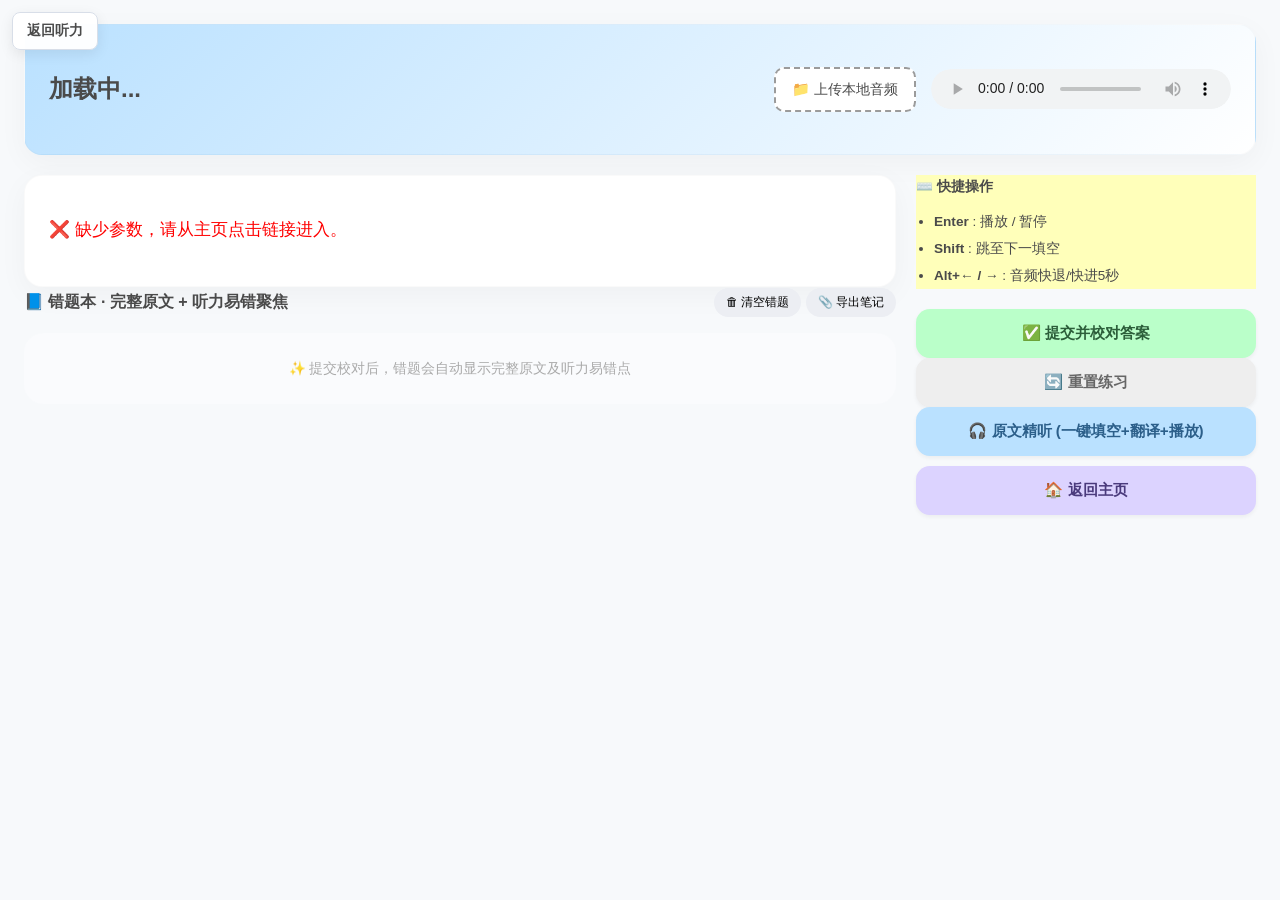
<file: practice.html>
<!DOCTYPE html>
<html lang="zh-CN">
<head>
    <meta charset="UTF-8">
    <meta name="viewport" content="width=device-width, initial-scale=1.0">
    <title>雅思精听工作台</title>
    <link rel="stylesheet" href="style.css">
    <script src="user.js"></script>
</head>
<body>
<a class="site-switch" href="雅思听力刷题.html">返回听力</a>
<div class="dashboard">
    <div class="bento-box header-panel">
        <div>
            <h2 id="pageTitle">加载中...</h2>
            <p id="subTitle" style="margin:5px 0 0; font-size: 0.9rem; color: var(--text-light);"></p>
        </div>
        <div class="audio-controls">
            <label for="file-input" class="upload-btn">📁 上传本地音频</label>
            <input type="file" id="file-input" accept="audio/*">
            <audio id="audio-player" controls preload="metadata"></audio>
        </div>
    </div>

    <div class="main-content-area">
        <div class="bento-box transcript-panel" id="transcriptPanel">
            <span class="section-tag">🎧 准备就绪</span>
            <p style="text-align:center; color:#aaa;">正在加载练习数据...</p>
        </div>
        <div class="mistake-panel-bottom" id="mistakePanelBottom">
            <div class="mistake-header">
                <h4 style="margin:0;">📘 错题本 · 完整原文 + 听力易错聚焦</h4>
                <div>
                    <button class="btn-icon" id="clearMistakeBtnBottom">🗑 清空错题</button>
                    <button class="btn-icon" id="exportMistakeBtnBottom">📎 导出笔记</button>
                </div>
            </div>
            <div id="mistakeListContainerBottom" class="mistake-list">
                <div class="empty-mistake">✨ 提交校对后，错题会自动显示完整原文及听力易错点</div>
            </div>
        </div>
    </div>

    <div class="sidebar">
        <div class="sidebar-card shortcut-card">
            <h4 style="margin:0 0 10px 0;">⌨️ 快捷操作</h4>
            <ul>
                <li><b>Enter</b> : 播放 / 暂停</li>
                <li><b>Shift</b> : 跳至下一填空</li>
                <li><b>Alt+← / →</b> : 音频快退/快进5秒</li>
            </ul>
        </div>
        <div class="sidebar-card">
            <button class="btn-action btn-submit" id="submitBtn">✅ 提交并校对答案</button>
            <button class="btn-action btn-reset" id="resetBtn">🔄 重置练习</button>
            <button class="btn-action btn-listen-mode" id="fullListenBtn">🎧 原文精听 (一键填空+翻译+播放)</button>
            <div id="result-board" class="score-board"></div>
            <!-- ========= 新增：返回主页按钮 ========= -->
            <button class="btn-action btn-home" id="homeBtn" style="margin-top: 10px; background: #dcd3ff; color: #4a3a7c;">🏠 返回主页</button>
        </div>
    </div>
</div>

<script src="listening-data.js"></script>
<script src="common.js"></script>
<script>
    // 解析URL参数: practice.html?book=19&test=1&section=1
    const params = new URLSearchParams(window.location.search);
    const book = params.get('book');
    const test = params.get('test');
    const section = params.get('section');

    if (book && test && section) {
        const key = `C${book}T${test}S${section}`;
        const data = listeningData[key];
        if (data) {
            document.getElementById('pageTitle').innerText = `剑${book} Test ${test} Section ${section}`;
            document.getElementById('subTitle').innerText = data.title || '';

            // 本地运行：无在线音频API，提示用户使用本地音频文件
            const audioPlayer = document.getElementById('audio-player');
            document.getElementById('subTitle').innerText = (data.title || '') + ' · 请点击「选择音频文件」加载本地音频';

            renderPractice(data, key);
            bindGlobalEvents();

            // ========= 返回主页按钮事件 =========
            const homeBtn = document.getElementById('homeBtn');
            if (homeBtn) {
                homeBtn.addEventListener('click', function() {
                    window.location.href = '雅思听力刷题.html';
                });
            }
        } else {
            document.getElementById('transcriptPanel').innerHTML = '<p style="color:red;">❌ 未找到该练习数据，请检查 data.js 中是否包含 ' + key + '</p>';
        }
    } else {
        document.getElementById('transcriptPanel').innerHTML = '<p style="color:red;">❌ 缺少参数，请从主页点击链接进入。</p>';
    }
</script>
</body>
</html>
</file>
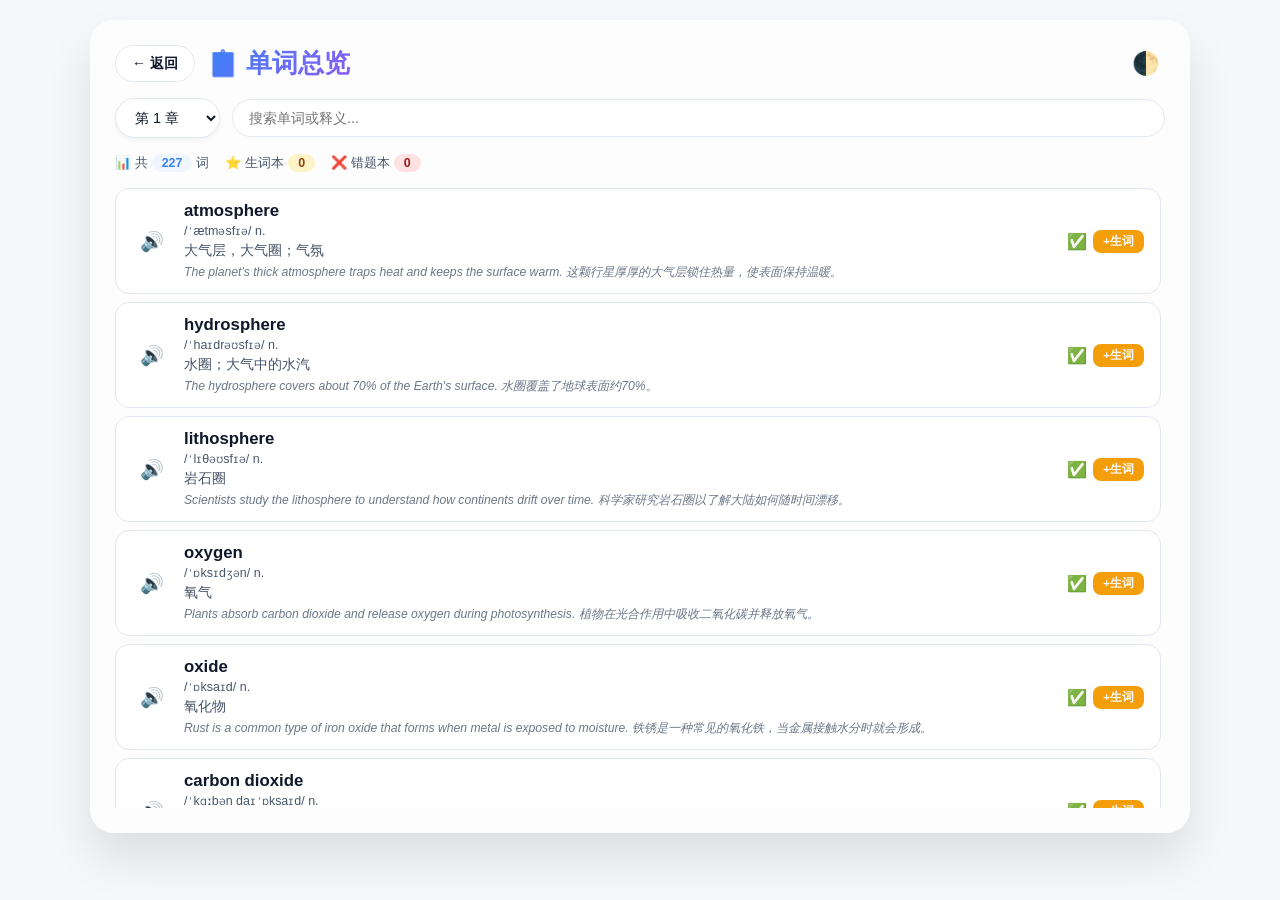
<file: 单词总览.html>
<!DOCTYPE html>
<html lang="zh-CN">
<head>
  <meta charset="UTF-8">
  <meta name="viewport" content="width=device-width, initial-scale=1.0">
  <title>单词总览 - 雅思单词背诵</title>
  <link rel="icon" href="data:image/svg+xml,<svg xmlns='http://www.w3.org/2000/svg' viewBox='0 0 100 100'><text y='.9em' font-size='90'>📋</text></svg>">
  <style>
    :root {
      --bg: #f5f7fa;
      --panel-bg: rgba(255,255,255,0.75);
      --text: #0f172a;
      --text-secondary: #475569;
      --border: #e2e8f0;
      --accent: #3b82f6;
      --accent-light: #eff6ff;
      --correct: #10b981;
      --wrong: #ef4444;
      --card-bg: white;
      --shadow: 0 25px 45px rgba(0,0,0,0.1);
    }
    body.dark {
      --bg: #0f172a;
      --panel-bg: rgba(30,41,59,0.85);
      --text: #f1f5f9;
      --text-secondary: #cbd5e1;
      --border: #334155;
      --accent: #818cf8;
      --accent-light: #312e81;
      --card-bg: #1e293b;
      --shadow: 0 25px 45px rgba(0,0,0,0.5);
    }
    * { margin:0; padding:0; box-sizing:border-box; }
    body {
      font-family: 'Segoe UI', 'PingFang SC', Roboto, sans-serif;
      background: var(--bg);
      min-height: 100vh;
      color: var(--text);
      transition: background 0.3s;
      padding: 20px;
    }
    .container {
      max-width: 1100px;
      margin: 0 auto;
      background: var(--panel-bg);
      backdrop-filter: blur(20px);
      border-radius: 24px;
      box-shadow: var(--shadow), 0 0 0 1px rgba(255,255,255,0.15);
      padding: 25px;
      display: flex;
      flex-direction: column;
      gap: 16px;
    }
    .header {
      display: flex;
      justify-content: space-between;
      align-items: center;
      flex-wrap: wrap;
      gap: 12px;
    }
    .header-left {
      display: flex;
      align-items: center;
      gap: 12px;
    }
    .back-btn {
      display: inline-flex;
      align-items: center;
      gap: 6px;
      padding: 8px 16px;
      border-radius: 999px;
      background: var(--card-bg);
      border: 1px solid var(--border);
      color: var(--text);
      text-decoration: none;
      font-size: 0.88rem;
      font-weight: 600;
      cursor: pointer;
      transition: all 0.2s;
    }
    .back-btn:hover { color: var(--accent); border-color: var(--accent); }
    h1 {
      font-size: 1.6rem;
      font-weight: 700;
      background: linear-gradient(135deg, #3b82f6, #8b5cf6);
      -webkit-background-clip: text;
      -webkit-text-fill-color: transparent;
      background-clip: text;
    }
    .dark-toggle {
      cursor: pointer;
      background: none;
      border: none;
      font-size: 1.4rem;
      padding: 5px;
    }
    .controls {
      display: flex;
      gap: 12px;
      flex-wrap: wrap;
      align-items: center;
    }
    .chapter-select {
      padding: 10px 15px;
      border-radius: 25px;
      border: 1px solid var(--border);
      background: var(--card-bg);
      color: var(--text);
      font-size: 0.9rem;
      font-weight: 500;
      cursor: pointer;
      box-shadow: 0 2px 6px rgba(0,0,0,0.05);
    }
    .search-box {
      flex: 1;
      min-width: 200px;
      padding: 10px 16px;
      border-radius: 25px;
      border: 1px solid var(--border);
      background: var(--card-bg);
      color: var(--text);
      font-size: 0.9rem;
      outline: none;
    }
    .search-box:focus { border-color: var(--accent); }
    .stats-bar {
      display: flex;
      gap: 16px;
      flex-wrap: wrap;
      font-size: 0.82rem;
      color: var(--text-secondary);
    }
    .stat-item {
      display: flex;
      align-items: center;
      gap: 4px;
    }
    .stat-badge {
      padding: 2px 10px;
      border-radius: 999px;
      font-weight: 600;
      font-size: 0.78rem;
    }
    .stat-badge.total { background: var(--accent-light); color: var(--accent); }
    .stat-badge.new { background: #fef3c7; color: #92400e; }
    .stat-badge.wrong { background: #fee2e2; color: #991b1b; }
    .word-list {
      display: flex;
      flex-direction: column;
      gap: 8px;
      max-height: calc(100vh - 280px);
      overflow-y: auto;
      padding-right: 4px;
    }
    .word-list::-webkit-scrollbar { width: 6px; }
    .word-list::-webkit-scrollbar-thumb { background: var(--border); border-radius: 3px; }
    .word-item {
      display: flex;
      align-items: center;
      gap: 12px;
      padding: 12px 16px;
      border-radius: 14px;
      background: var(--card-bg);
      border: 1px solid var(--border);
      transition: all 0.2s;
      cursor: pointer;
    }
    .word-item:hover { border-color: var(--accent); box-shadow: 0 4px 12px rgba(59,130,246,0.1); }
    .word-item .speak-btn {
      background: none;
      border: none;
      cursor: pointer;
      font-size: 1.2rem;
      padding: 4px 8px;
      border-radius: 8px;
      color: var(--accent);
      flex-shrink: 0;
      transition: all 0.15s;
    }
    .word-item .speak-btn:hover { background: var(--accent-light); transform: scale(1.15); }
    .word-info {
      flex: 1;
      display: flex;
      flex-direction: column;
      gap: 2px;
      min-width: 0;
    }
    .word-info .word-text {
      font-weight: 700;
      font-size: 1.05rem;
      color: var(--text);
    }
    .word-info .word-phonetic {
      font-size: 0.78rem;
      color: var(--text-secondary);
    }
    .word-info .word-meaning {
      font-size: 0.85rem;
      color: var(--text-secondary);
    }
    .word-info .word-example {
      font-size: 0.76rem;
      color: var(--text-secondary);
      font-style: italic;
      margin-top: 2px;
      opacity: 0.8;
    }
    .word-tags {
      display: flex;
      gap: 6px;
      align-items: center;
      flex-shrink: 0;
    }
    .err-badge {
      background: #fee2e2;
      color: #991b1b;
      font-size: 0.68rem;
      padding: 2px 8px;
      border-radius: 8px;
      font-weight: 600;
    }
    .status-icon { font-size: 1rem; }
    .add-btn {
      border: none;
      font-size: 0.72rem;
      padding: 4px 10px;
      border-radius: 8px;
      cursor: pointer;
      flex-shrink: 0;
      font-weight: 600;
      transition: all 0.2s;
    }
    .add-btn.not-in-new {
      background: #f59e0b;
      color: white;
    }
    .add-btn.not-in-new:hover { background: #d97706; }
    .add-btn.in-new {
      background: none;
      border: 1px solid #f59e0b;
      color: #f59e0b;
      cursor: default;
    }
    .empty {
      text-align: center;
      padding: 40px;
      color: var(--text-secondary);
      font-size: 0.9rem;
    }
    .detail-panel {
      display: none;
      padding: 12px 16px;
      background: var(--accent-light);
      border-radius: 10px;
      margin-top: 8px;
      font-size: 0.82rem;
      color: var(--text);
      line-height: 1.7;
    }
    .detail-panel.show { display: block; }
    .detail-panel .detail-row { margin-bottom: 4px; }
    .detail-panel .detail-label { font-weight: 600; color: var(--accent); }
    @media (max-width: 600px) {
      body { padding: 10px; }
      .container { padding: 16px; border-radius: 16px; }
      h1 { font-size: 1.3rem; }
      .word-item { padding: 10px 12px; gap: 8px; }
      .word-info .word-text { font-size: 0.95rem; }
    }
  </style>
<script src="user.js"></script>
</head>
<body>

<div class="container">
  <div class="header">
    <div class="header-left">
      <a class="back-btn" href="雅思单词背诵.html">← 返回</a>
      <h1>📋 单词总览</h1>
    </div>
    <button class="dark-toggle" id="darkModeToggle" title="切换深色模式">🌓</button>
  </div>

  <div class="controls">
    <select class="chapter-select" id="chapterSelect"></select>
    <input type="text" class="search-box" id="searchBox" placeholder="搜索单词或释义...">
  </div>

  <div class="stats-bar" id="statsBar"></div>

  <div class="word-list" id="wordList"></div>
</div>

<script>
let vocabulary = [];
let currentChapter = 1;
let newWordBook = [];
let wrongBook = [];
let errorCounts = {};
let activeUserId = 'me';

// ---- User / State ----
function loadUserId(){
  activeUserId = localStorage.getItem('vocab-tool-active-user') || 'me';
}

function loadState(){
  const raw = localStorage.getItem(`vocab-tool-state:${activeUserId}`);
  if(!raw) return null;
  try { return JSON.parse(raw); } catch(e){ return null; }
}

function saveState(state){
  localStorage.setItem(`vocab-tool-state:${activeUserId}`, JSON.stringify(state));
}

function getState(){
  const state = loadState();
  if(state){
    currentChapter = state.chapter || 1;
    newWordBook = state.newWordBookWords || [];
    wrongBook = state.wrongBookWords || [];
    errorCounts = state.errorCounts || {};
  }
}

function updateState(){
  const state = loadState() || {};
  state.newWordBookWords = newWordBook.map(w=>({id:w.id,word:w.word,phonetic:w.phonetic,pos:w.pos,meaningCN:w.meaningCN,tag:w.tag,root:w.root,exampleEN:w.exampleEN,exampleCN:w.exampleCN,extra:w.extra}));
  state.wrongBookWords = wrongBook.map(w=>({id:w.id,word:w.word,phonetic:w.phonetic,pos:w.pos,meaningCN:w.meaningCN,tag:w.tag,root:w.root,exampleEN:w.exampleEN,exampleCN:w.exampleCN,extra:w.extra}));
  state.errorCounts = errorCounts;
  saveState(state);
}

// ---- Chapter loading ----
function loadChapter(chapterId){
  return new Promise(resolve=>{
    const old = document.querySelector('script[data-chapter]');
    if(old) old.remove();
    vocabulary = [];
    const script = document.createElement('script');
    script.src = `./data/data-${chapterId}.js`;
    script.setAttribute('data-chapter', chapterId);
    script.onload = ()=>resolve();
    script.onerror = ()=>{ vocabulary = []; resolve(); };
    document.head.appendChild(script);
  });
}

// ---- TTS ----
let voices = [], speechReady = false;
function loadVoices(){
  return new Promise(resolve=>{
    if(!('speechSynthesis' in window)) return resolve([]);
    voices = window.speechSynthesis.getVoices();
    if(voices.length) resolve(voices);
    else window.speechSynthesis.addEventListener('voiceschanged', ()=>{ voices = window.speechSynthesis.getVoices(); resolve(voices); }, {once:true});
  });
}
async function initSpeech(){
  if(speechReady) return true;
  try{ await loadVoices(); speechReady = true; return true; }catch(e){ return false; }
}
let ttsBusy = false;
async function speakWord(word){
  if(!('speechSynthesis' in window)) return;
  await initSpeech();
  if(ttsBusy) return;
  ttsBusy = true;
  const u = new SpeechSynthesisUtterance(word);
  u.lang = 'en-US';
  const en = voices.filter(v=>v.lang==='en-US').sort((a,b)=>(a.localService?0:1)-(b.localService?0:1));
  if(en.length) u.voice = en[0];
  else { const any = voices.filter(v=>v.lang && v.lang.startsWith('en')); if(any.length) u.voice = any[0]; }
  u.rate = 0.9;
  u.onend = ()=>{ ttsBusy = false; };
  u.onerror = ()=>{ ttsBusy = false; };
  window.speechSynthesis.speak(u);
}

// ---- Render ----
function renderChapterSelect(){
  const sel = document.getElementById('chapterSelect');
  sel.innerHTML = Array.from({length:22},(_,i)=>`<option value="${i+1}" ${i+1===currentChapter?'selected':''}>第 ${i+1} 章</option>`).join('');
}

function renderStats(){
  const total = vocabulary.length;
  const newCount = vocabulary.filter(w=>newWordBook.some(nw=>nw.id===w.id)).length;
  const wrongCount = vocabulary.filter(w=>wrongBook.some(wb=>wb.id===w.id)).length;
  document.getElementById('statsBar').innerHTML = `
    <div class="stat-item">📊 共 <span class="stat-badge total">${total}</span> 词</div>
    <div class="stat-item">⭐ 生词本 <span class="stat-badge new">${newCount}</span></div>
    <div class="stat-item">❌ 错题本 <span class="stat-badge wrong">${wrongCount}</span></div>
  `;
}

function renderList(){
  const query = document.getElementById('searchBox').value.toLowerCase().trim();
  const filtered = vocabulary.filter(w=>
    !query || w.word.toLowerCase().includes(query) || (w.meaningCN||'').includes(query)
  );
  const list = document.getElementById('wordList');
  if(filtered.length === 0){
    list.innerHTML = '<div class="empty">没有匹配的单词</div>';
    return;
  }
  list.innerHTML = filtered.map(w=>{
    const inNew = newWordBook.some(nw=>nw.id===w.id);
    const inWrong = wrongBook.some(wb=>wb.id===w.id);
    let statusIcon = inNew ? '⭐' : (inWrong ? '❌' : '✅');
    const ec = inNew ? 0 : (errorCounts[w.id]||0);
    const errBadge = ec > 0 ? `<span class="err-badge">${ec}错</span>` : '';
    const addBtn = inNew
      ? '<button class="add-btn in-new">已收录</button>'
      : `<button class="add-btn not-in-new" data-id="${w.id}">+生词</button>`;
    return `<div class="word-item" data-id="${w.id}">
      <button class="speak-btn" data-word="${w.word}">🔊</button>
      <div class="word-info">
        <span class="word-text">${w.word}</span>
        <span class="word-phonetic">${w.phonetic||''} ${w.pos||''}</span>
        <span class="word-meaning">${w.meaningCN||''}</span>
        <span class="word-example">${w.exampleEN||''} ${w.exampleCN||''}</span>
      </div>
      <div class="word-tags">
        ${errBadge}
        <span class="status-icon">${statusIcon}</span>
        ${addBtn}
      </div>
    </div>`;
  }).join('');

  // Bind events
  document.querySelectorAll('.speak-btn').forEach(btn=>{
    btn.addEventListener('click', e=>{
      e.stopPropagation();
      speakWord(btn.dataset.word);
    });
  });
  document.querySelectorAll('.word-item').forEach(item=>{
    item.addEventListener('click', e=>{
      if(e.target.classList.contains('speak-btn') || e.target.classList.contains('add-btn')) return;
      const word = item.dataset.word || vocabulary.find(w=>w.id==item.dataset.id)?.word;
      if(word) speakWord(word);
    });
  });
  document.querySelectorAll('.add-btn.not-in-new').forEach(btn=>{
    btn.addEventListener('click', e=>{
      e.stopPropagation();
      const id = parseInt(btn.dataset.id);
      const word = vocabulary.find(w=>w.id===id);
      if(!word) return;
      if(!newWordBook.some(w=>w.id===id)){
        newWordBook.push(word);
        wrongBook = wrongBook.filter(w=>w.id!==id);
        updateState();
        renderStats();
        renderList();
      }
    });
  });
}

// ---- Init ----
async function init(){
  loadUserId();
  getState();
  renderChapterSelect();
  await loadChapter(currentChapter);
  renderStats();
  renderList();

  document.getElementById('chapterSelect').addEventListener('change', async e=>{
    currentChapter = parseInt(e.target.value);
    await loadChapter(currentChapter);
    renderStats();
    renderList();
  });
  document.getElementById('searchBox').addEventListener('input', renderList);

  // Dark mode
  const darkToggle = document.getElementById('darkModeToggle');
  if(localStorage.getItem('darkMode')==='true') document.body.classList.add('dark');
  darkToggle.addEventListener('click', ()=>{
    document.body.classList.toggle('dark');
    localStorage.setItem('darkMode', document.body.classList.contains('dark'));
  });

  // Auto refresh when returning to this page
  window.addEventListener('focus', ()=>{
    getState();
    renderStats();
    renderList();
  });
}

init();
</script>
</body>
</html>
</file>
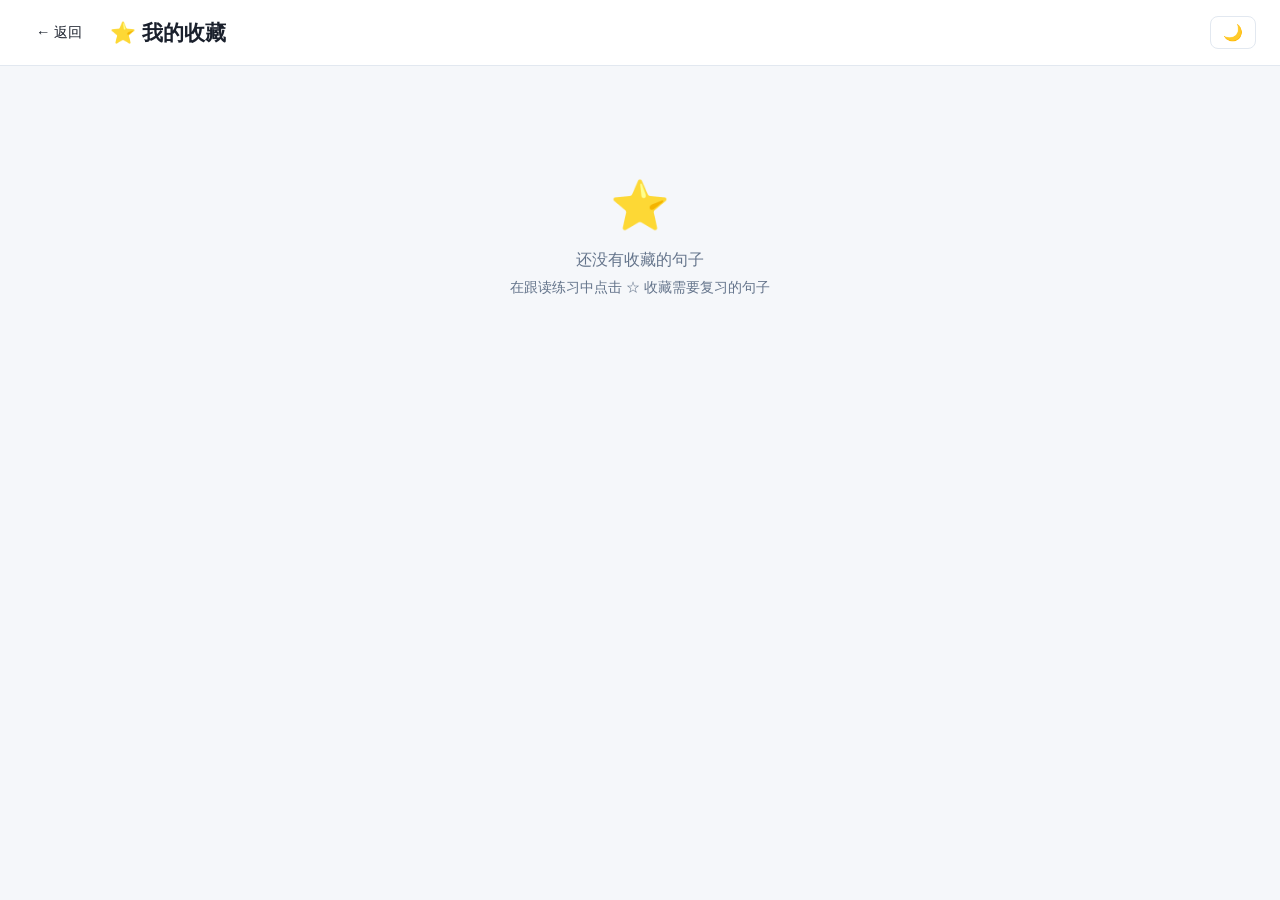
<file: 我的收藏.html>
<!DOCTYPE html>
<html lang="zh-CN" data-theme="light">
<head>
    <meta charset="UTF-8">
    <meta name="viewport" content="width=device-width, initial-scale=1.0">
    <title>我的收藏 - 跟读练习</title>
    <script src="user.js"></script>
    <style>
        :root {
            --bg: #f5f7fa;
            --bg-alt: #ffffff;
            --card-bg: #ffffff;
            --card-border: #e2e8f0;
            --fg: #1a202c;
            --fg-muted: #64748b;
            --accent: #4a6cf7;
            --border-color: #e2e8f0;
            --bg-secondary: #f1f5f9;
            --bg-tertiary: #e2e8f0;
            --text-primary: #1a202c;
            --text-secondary: #64748b;
        }
        [data-theme="dark"] {
            --bg: #0f1428;
            --bg-alt: #1a1f3a;
            --card-bg: #1a1f3a;
            --card-border: #2d3561;
            --fg: #e2e8f0;
            --fg-muted: #94a3b8;
            --bg-secondary: #1a1f3a;
            --bg-tertiary: #2d3561;
            --text-primary: #e2e8f0;
            --text-secondary: #94a3b8;
            --border-color: #2d3561;
        }
        * { margin: 0; padding: 0; box-sizing: border-box; }
        body {
            font-family: 'Inter', -apple-system, 'SF Pro Display', 'PingFang SC', sans-serif;
            background: var(--bg);
            color: var(--fg);
            min-height: 100vh;
            transition: background 0.3s ease, color 0.3s ease;
        }
        .header {
            background: var(--bg-alt);
            border-bottom: 1px solid var(--border-color);
            padding: 16px 24px;
            display: flex;
            align-items: center;
            justify-content: space-between;
            position: sticky;
            top: 0;
            z-index: 100;
        }
        .header-left { display: flex; align-items: center; gap: 16px; }
        .back-btn {
            text-decoration: none;
            color: var(--fg);
            font-size: 0.9rem;
            padding: 6px 12px;
            border-radius: 6px;
            transition: background 0.2s;
        }
        .back-btn:hover { background: var(--bg-secondary); }
        .page-title { font-size: 1.3rem; font-weight: 700; }
        .header-right { display: flex; gap: 12px; align-items: center; }
        .theme-btn {
            background: none; border: 1px solid var(--border-color);
            border-radius: 8px; padding: 6px 12px; cursor: pointer;
            color: var(--fg); font-size: 1rem;
        }
        .main-container {
            max-width: 900px;
            margin: 0 auto;
            padding: 32px 24px;
        }
        .empty-state {
            text-align: center;
            padding: 80px 20px;
            color: var(--fg-muted);
        }
        .empty-state .icon { font-size: 3rem; margin-bottom: 16px; }
        .empty-state p { font-size: 1rem; margin-bottom: 8px; }
        .empty-state .hint { font-size: 0.85rem; }

        .fav-group {
            margin-bottom: 32px;
            background: var(--card-bg);
            border: 1px solid var(--card-border);
            border-radius: 12px;
            overflow: hidden;
        }
        .fav-group-header {
            padding: 12px 20px;
            background: var(--bg-secondary);
            display: flex;
            align-items: center;
            justify-content: space-between;
            border-bottom: 1px solid var(--border-color);
        }
        .fav-group-title {
            font-size: 0.95rem;
            font-weight: 600;
            color: var(--fg);
        }
        .fav-group-count {
            font-size: 0.8rem;
            color: var(--fg-muted);
        }
        .fav-item {
            padding: 14px 20px;
            border-bottom: 1px solid var(--border-color);
            display: flex;
            gap: 12px;
            align-items: flex-start;
            cursor: pointer;
            transition: background 0.2s;
        }
        .fav-item:last-child { border-bottom: none; }
        .fav-item:hover { background: var(--bg-secondary); }
        .fav-item.playing {
            background: rgba(74, 108, 247, 0.15);
            border-left: 3px solid var(--accent);
        }
        .fav-number {
            min-width: 36px; height: 24px;
            background: var(--bg-tertiary);
            border-radius: 6px;
            display: flex; align-items: center; justify-content: center;
            font-size: 0.75rem; font-weight: 600;
            color: var(--text-secondary);
            flex-shrink: 0;
        }
        .fav-item.playing .fav-number {
            background: var(--accent);
            color: #fff;
        }
        .fav-text {
            flex: 1;
            font-size: 0.95rem;
            line-height: 1.5;
            color: var(--text-primary);
        }
        .fav-meta {
            font-size: 0.75rem;
            color: var(--fg-muted);
            margin-top: 4px;
        }
        .fav-remove {
            background: none; border: none; cursor: pointer;
            font-size: 1rem; color: var(--fg-muted);
            opacity: 0.4; transition: all 0.2s; padding: 2px 4px;
            border-radius: 4px; flex-shrink: 0;
        }
        .fav-remove:hover { opacity: 1; color: #e53e3e; }

        .playback-bar {
            position: fixed;
            bottom: 0; left: 0; right: 0;
            background: var(--bg-alt);
            border-top: 1px solid var(--border-color);
            padding: 16px 24px;
            display: none;
            align-items: center;
            gap: 16px;
            z-index: 100;
        }
        .playback-bar.active { display: flex; }
        .pb-controls { display: flex; gap: 8px; align-items: center; }
        .pb-btn {
            background: var(--bg-tertiary); border: 1px solid var(--border-color);
            border-radius: 8px; padding: 8px 14px; cursor: pointer;
            color: var(--fg); font-size: 0.85rem;
            transition: all 0.2s;
        }
        .pb-btn:hover { background: var(--bg-secondary); }
        .pb-btn.active { background: var(--accent); color: #fff; border-color: var(--accent); }
        .pb-text {
            flex: 1;
            font-size: 0.9rem;
            color: var(--fg);
            overflow: hidden;
            text-overflow: ellipsis;
            white-space: nowrap;
        }
        .pb-speed { display: flex; gap: 4px; }
        .pb-speed-btn {
            background: var(--bg-tertiary); border: 1px solid var(--border-color);
            border-radius: 6px; padding: 4px 10px; cursor: pointer;
            font-size: 0.75rem; color: var(--fg);
        }
        .pb-speed-btn.active { background: var(--accent); color: #fff; }
    </style>
</head>
<body>
    <div class="header">
        <div class="header-left">
            <a href="跟读练习.html" class="back-btn">← 返回</a>
            <h1 class="page-title">⭐ 我的收藏</h1>
        </div>
        <div class="header-right">
            <button class="theme-btn" id="themeBtn" title="切换主题">🌙</button>
        </div>
    </div>

    <div class="main-container">
        <div id="favList"></div>
        <div id="emptyState" class="empty-state" style="display:none;">
            <div class="icon">⭐</div>
            <p>还没有收藏的句子</p>
            <p class="hint">在跟读练习中点击 ☆ 收藏需要复习的句子</p>
        </div>
    </div>

    <div class="playback-bar" id="playbackBar">
        <div class="pb-controls">
            <button class="pb-btn" id="prevBtn">⏮</button>
            <button class="pb-btn" id="playBtn">▶</button>
            <button class="pb-btn" id="nextBtn">⏭</button>
            <button class="pb-btn" id="loopBtn" title="循环">🔁</button>
        </div>
        <div class="pb-text" id="currentText">选择一句开始播放</div>
        <div class="pb-speed">
            <button class="pb-speed-btn" data-speed="0.75">0.75x</button>
            <button class="pb-speed-btn active" data-speed="1">1x</button>
            <button class="pb-speed-btn" data-speed="1.25">1.25x</button>
        </div>
    </div>

    <audio id="audioPlayer" preload="auto"></audio>

    <script>
        const audio = document.getElementById('audioPlayer');
        const favList = document.getElementById('favList');
        const emptyState = document.getElementById('emptyState');
        const playbackBar = document.getElementById('playbackBar');
        const currentText = document.getElementById('currentText');
        const playBtn = document.getElementById('playBtn');
        const prevBtn = document.getElementById('prevBtn');
        const nextBtn = document.getElementById('nextBtn');
        const loopBtn = document.getElementById('loopBtn');

        let allFavs = [];
        let currentIndex = -1;
        let isPlaying = false;
        let isLooping = false;
        let playbackRate = 1;

        // 主题
        const savedTheme = localStorage.getItem('yilinDarkMode') === 'true' ? 'dark' : 'light';
        document.documentElement.setAttribute('data-theme', savedTheme);
        document.getElementById('themeBtn').textContent = savedTheme === 'dark' ? '☀️' : '🌙';
        document.getElementById('themeBtn').onclick = () => {
            const cur = document.documentElement.getAttribute('data-theme');
            const next = cur === 'dark' ? 'light' : 'dark';
            document.documentElement.setAttribute('data-theme', next);
            localStorage.setItem('yilinDarkMode', next === 'dark');
            document.getElementById('themeBtn').textContent = next === 'dark' ? '☀️' : '🌙';
        };

        function getFavorites() {
            return JSON.parse(localStorage.getItem('shadow_favorites') || '[]');
        }
        function saveFavorites(favs) {
            localStorage.setItem('shadow_favorites', JSON.stringify(favs));
        }

        function renderFavList() {
            allFavs = getFavorites().sort((a, b) => a.addedAt - b.addedAt);
            if (allFavs.length === 0) {
                emptyState.style.display = 'block';
                favList.innerHTML = '';
                playbackBar.classList.remove('active');
                return;
            }
            emptyState.style.display = 'none';

            // 按 book-test 分组
            const groups = {};
            allFavs.forEach((f, i) => {
                const key = `${f.book}-${f.test}`;
                if (!groups[key]) groups[key] = [];
                groups[key].push({ ...f, globalIndex: i });
            });

            favList.innerHTML = Object.entries(groups).map(([key, items]) => {
                const [book, test] = key.split('-');
                return `
                <div class="fav-group">
                    <div class="fav-group-header">
                        <span class="fav-group-title">剑${book} Test ${test}</span>
                        <span class="fav-group-count">${items.length} 句</span>
                    </div>
                    ${items.map(item => `
                        <div class="fav-item" data-index="${item.globalIndex}">
                            <span class="fav-number">S${item.section + 1}-${item.sentenceId}</span>
                            <div style="flex:1">
                                <div class="fav-text">${item.en}</div>
                                <div class="fav-meta">Section ${item.section + 1} · ${formatTime(item.start)}</div>
                            </div>
                            <button class="fav-remove" data-index="${item.globalIndex}" title="取消收藏">✕</button>
                        </div>
                    `).join('')}
                </div>`;
            }).join('');
        }

        function formatTime(s) {
            const m = Math.floor(s / 60);
            const sec = Math.floor(s % 60);
            return `${m}:${sec.toString().padStart(2, '0')}`;
        }

        function playFav(index) {
            if (index < 0 || index >= allFavs.length) return;
            currentIndex = index;
            const fav = allFavs[index];
            const audioSrc = `audio/cam${fav.book}-test${fav.test}.mp4`;

            if (audio.src.indexOf(`cam${fav.book}-test${fav.test}`) === -1) {
                audio.src = audioSrc;
            }
            audio.playbackRate = playbackRate;
            currentText.textContent = fav.en;
            playbackBar.classList.add('active');

            audio.addEventListener('loadedmetadata', function onLoad() {
                audio.currentTime = fav.start;
                audio.play();
                isPlaying = true;
                playBtn.textContent = '⏸';
                audio.removeEventListener('loadedmetadata', onLoad);
            });

            if (audio.readyState >= 1) {
                audio.currentTime = fav.start;
                audio.play();
                isPlaying = true;
                playBtn.textContent = '⏸';
            }

            updateHighlight();
        }

        function updateHighlight() {
            document.querySelectorAll('.fav-item').forEach((item, i) => {
                item.classList.toggle('playing', parseInt(item.dataset.index) === currentIndex);
            });
        }

        // 音频时间更新 - 到句末停止
        audio.addEventListener('timeupdate', () => {
            if (currentIndex < 0) return;
            const fav = allFavs[currentIndex];
            if (audio.currentTime >= fav.end) {
                if (isLooping) {
                    audio.currentTime = fav.start;
                    audio.play();
                } else {
                    audio.pause();
                    isPlaying = false;
                    playBtn.textContent = '▶';
                }
            }
        });

        audio.addEventListener('ended', () => {
            if (isLooping) {
                audio.currentTime = allFavs[currentIndex].start;
                audio.play();
            } else {
                isPlaying = false;
                playBtn.textContent = '▶';
            }
        });

        // 事件
        favList.addEventListener('click', (e) => {
            if (e.target.classList.contains('fav-remove')) {
                e.stopPropagation();
                const idx = parseInt(e.target.dataset.index);
                allFavs.splice(idx, 1);
                saveFavorites(allFavs);
                renderFavList();
                return;
            }
            const item = e.target.closest('.fav-item');
            if (item) {
                playFav(parseInt(item.dataset.index));
            }
        });

        playBtn.addEventListener('click', () => {
            if (currentIndex < 0) {
                if (allFavs.length > 0) playFav(0);
                return;
            }
            if (isPlaying) {
                audio.pause();
                isPlaying = false;
                playBtn.textContent = '▶';
            } else {
                audio.play();
                isPlaying = true;
                playBtn.textContent = '⏸';
            }
        });

        prevBtn.addEventListener('click', () => {
            if (currentIndex > 0) playFav(currentIndex - 1);
        });
        nextBtn.addEventListener('click', () => {
            if (currentIndex < allFavs.length - 1) playFav(currentIndex + 1);
        });
        loopBtn.addEventListener('click', () => {
            isLooping = !isLooping;
            loopBtn.classList.toggle('active', isLooping);
        });

        document.querySelectorAll('.pb-speed-btn').forEach(btn => {
            btn.addEventListener('click', () => {
                document.querySelectorAll('.pb-speed-btn').forEach(b => b.classList.remove('active'));
                btn.classList.add('active');
                playbackRate = parseFloat(btn.dataset.speed);
                audio.playbackRate = playbackRate;
            });
        });

        // 初始化
        renderFavList();
    </script>
</body>
</html>
</file>
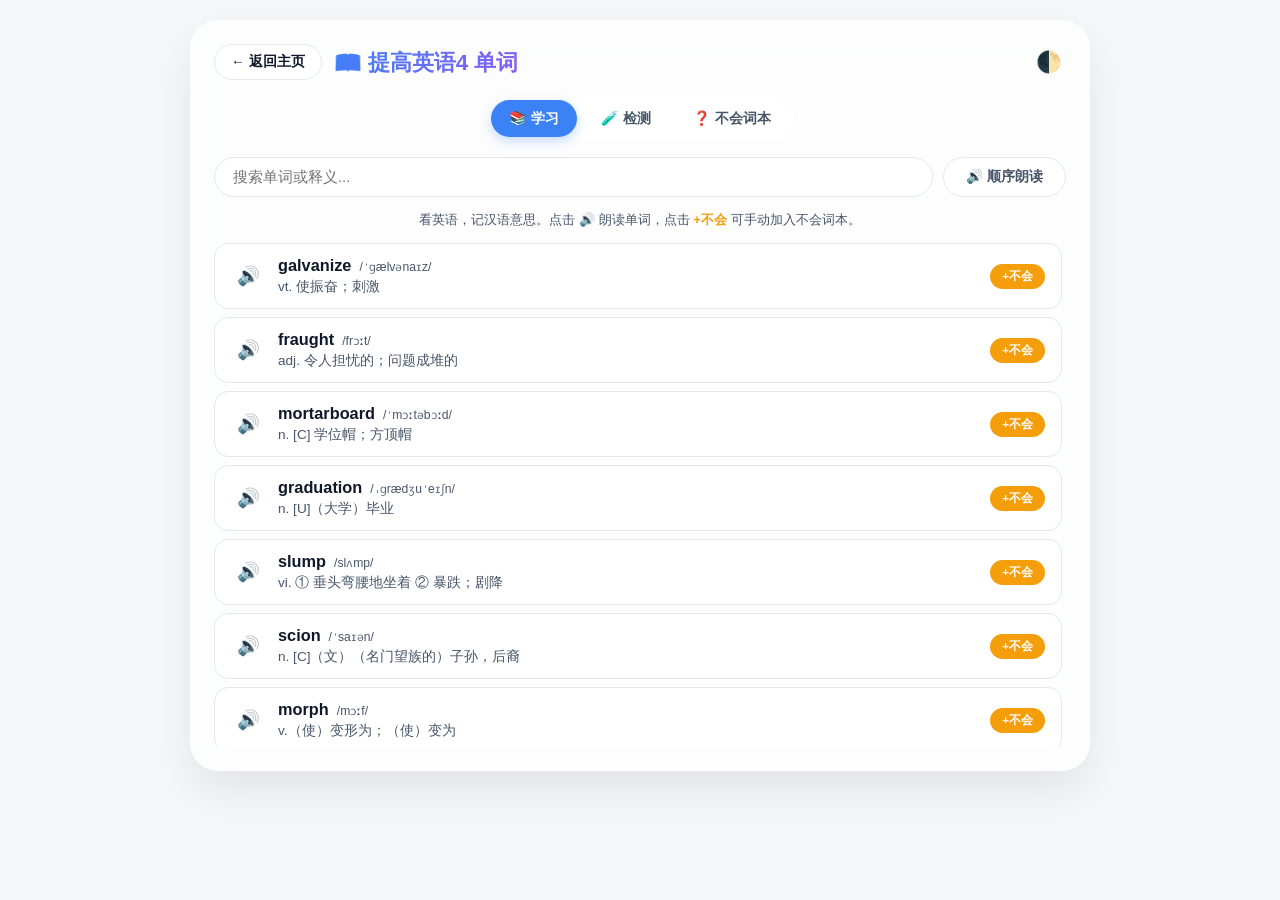
<file: 提高英语4单词.html>
<!DOCTYPE html>
<html lang="zh-CN">
<head>
  <meta charset="UTF-8">
  <meta name="viewport" content="width=device-width, initial-scale=1.0">
  <title>提高英语4 单词学习</title>
  <link rel="icon" href="data:image/svg+xml,<svg xmlns='http://www.w3.org/2000/svg' viewBox='0 0 100 100'><text y='.9em' font-size='90'>📖</text></svg>">
  <style>
    :root {
      --bg: #f5f7fa; --panel-bg: rgba(255,255,255,0.78); --text: #0f172a;
      --text-secondary: #475569; --border: #e2e8f0; --accent: #3b82f6;
      --accent-light: #eff6ff; --correct: #10b981; --wrong: #ef4444;
      --card-bg: white; --shadow: 0 20px 45px rgba(0,0,0,0.08);
    }
    body.dark {
      --bg: #0f172a; --panel-bg: rgba(30,41,59,0.85); --text: #f1f5f9;
      --text-secondary: #cbd5e1; --border: #334155; --accent: #818cf8;
      --accent-light: #312e81; --correct: #34d399; --wrong: #f87171;
      --card-bg: #1e293b; --shadow: 0 20px 45px rgba(0,0,0,0.45);
    }
    * { margin:0; padding:0; box-sizing:border-box; }
    body {
      font-family: 'Segoe UI','PingFang SC',Roboto,sans-serif;
      background: var(--bg); min-height: 100vh; color: var(--text);
      padding: 20px; transition: background 0.3s;
    }
    .container {
      max-width: 900px; margin: 0 auto; background: var(--panel-bg);
      backdrop-filter: blur(20px); border-radius: 28px; box-shadow: var(--shadow);
      padding: 24px; display: flex; flex-direction: column; gap: 16px;
    }
    .header { display: flex; justify-content: space-between; align-items: center; flex-wrap: wrap; gap: 10px; }
    .header-left { display: flex; align-items: center; gap: 12px; flex-wrap: wrap; }
    .back-btn {
      display: inline-flex; align-items: center; gap: 6px; padding: 8px 16px;
      border-radius: 999px; background: var(--card-bg); border: 1px solid var(--border);
      color: var(--text); text-decoration: none; font-size: 0.86rem; font-weight: 600;
    }
    .back-btn:hover { color: var(--accent); border-color: var(--accent); }
    h1 {
      font-size: 1.4rem; font-weight: 700;
      background: linear-gradient(135deg,#3b82f6,#8b5cf6);
      -webkit-background-clip: text; -webkit-text-fill-color: transparent; background-clip: text;
    }
    .dark-toggle { cursor: pointer; background: none; border: none; font-size: 1.3rem; padding: 4px; }

    /* Tabs */
    .tabs { display: flex; gap: 6px; background: var(--card-bg); border-radius: 999px; padding: 4px; align-self: center; flex-wrap: wrap; justify-content: center; }
    .tab-btn {
      border: none; background: transparent; padding: 9px 18px; border-radius: 999px;
      font-size: 0.88rem; font-weight: 600; color: var(--text-secondary); cursor: pointer;
      transition: all 0.2s; white-space: nowrap;
    }
    .tab-btn.active { background: var(--accent); color: #fff; box-shadow: 0 4px 12px rgba(59,130,246,0.3); }
    .tab-badge { background: rgba(239,68,68,0.9); color: #fff; border-radius: 999px; padding: 0 7px; font-size: 0.72rem; margin-left: 4px; }

    .page { display: none; flex-direction: column; gap: 14px; }
    .page.active { display: flex; }

    /* Search / controls */
    .control-row { display: flex; gap: 10px; flex-wrap: wrap; align-items: center; }
    .search-box {
      flex: 1; min-width: 180px; padding: 11px 18px; border-radius: 999px;
      border: 1px solid var(--border); background: var(--card-bg); color: var(--text);
      font-size: 0.92rem; outline: none;
    }
    .search-box:focus { border-color: var(--accent); }
    .select-style {
      padding: 10px 14px; border-radius: 999px; border: 1px solid var(--border);
      background: var(--card-bg); color: var(--text); font-size: 0.86rem; cursor: pointer;
    }
    .hint-text { font-size: 0.82rem; color: var(--text-secondary); text-align: center; }

    /* Word list (learn mode) */
    .word-list { display: flex; flex-direction: column; gap: 8px; max-height: 56vh; overflow-y: auto; padding-right: 4px; }
    .word-list::-webkit-scrollbar { width: 6px; }
    .word-list::-webkit-scrollbar-thumb { background: var(--border); border-radius: 3px; }
    .word-card {
      display: flex; align-items: center; gap: 12px; padding: 12px 16px;
      border-radius: 14px; background: var(--card-bg); border: 1px solid var(--border);
    }
    .word-card .speak-btn {
      background: none; border: none; cursor: pointer; font-size: 1.15rem;
      padding: 4px 6px; border-radius: 8px; color: var(--accent); flex-shrink: 0;
    }
    .word-card .speak-btn:hover { background: var(--accent-light); transform: scale(1.15); }
    .word-card .info { flex: 1; min-width: 0; }
    .word-card .w { font-weight: 700; font-size: 1.02rem; }
    .word-card .ph { font-size: 0.76rem; color: var(--text-secondary); margin-left: 8px; }
    .word-card .m { font-size: 0.85rem; color: var(--text-secondary); margin-top: 2px; }
    .word-card .mark-btn {
      border: none; cursor: pointer; font-size: 0.72rem; padding: 5px 12px;
      border-radius: 999px; font-weight: 600; flex-shrink: 0; transition: all 0.2s;
    }
    .mark-btn.add { background: #f59e0b; color: #fff; }
    .mark-btn.added { background: none; border: 1px solid #f59e0b; color: #f59e0b; cursor: default; }
    .empty { text-align: center; padding: 40px; color: var(--text-secondary); font-size: 0.9rem; }

    /* Test mode */
    .test-area { display: flex; flex-direction: column; gap: 14px; align-items: center; padding: 10px 0; }
    .progress-bar { width: 100%; max-width: 560px; height: 8px; background: var(--border); border-radius: 10px; overflow: hidden; }
    .progress-fill { height: 100%; background: linear-gradient(90deg,#3b82f6,#8b5cf6); border-radius: 10px; transition: width 0.3s; }
    .test-stats { display: flex; gap: 22px; font-size: 0.85rem; color: var(--text-secondary); font-weight: 600; }
    .test-stats .c { color: var(--correct); } .test-stats .w { color: var(--wrong); }
    .test-card {
      width: 100%; max-width: 560px; background: var(--card-bg); border: 1px solid var(--border);
      border-radius: 24px; padding: 36px 28px; text-align: center; display: flex; flex-direction: column; gap: 14px;
      min-height: 300px; justify-content: center;
    }
    .test-word { font-size: 2.2rem; font-weight: 800; letter-spacing: 0.01em; word-break: break-word; }
    .test-phonetic { font-size: 0.95rem; color: var(--text-secondary); }
    .test-speak {
      align-self: center; background: var(--accent-light); border: 1px solid var(--border);
      border-radius: 999px; padding: 8px 18px; font-size: 0.9rem; cursor: pointer; color: var(--accent); font-weight: 600;
    }
    .test-meaning {
      font-size: 1.05rem; line-height: 1.7; color: var(--text); background: var(--accent-light);
      border-radius: 14px; padding: 14px 18px; display: none;
    }
    .test-meaning.show { display: block; animation: fadeIn 0.25s ease; }
    @keyframes fadeIn { from { opacity: 0; transform: translateY(6px); } to { opacity: 1; transform: translateY(0); } }
    .test-actions { display: flex; gap: 14px; justify-content: center; flex-wrap: wrap; }
    .know-btn, .dont-know-btn {
      border: none; padding: 14px 34px; border-radius: 999px; font-size: 1rem;
      font-weight: 700; cursor: pointer; transition: all 0.2s; min-width: 150px;
    }
    .know-btn { background: var(--correct); color: #fff; }
    .know-btn:hover { transform: translateY(-2px); box-shadow: 0 8px 20px rgba(16,185,129,0.3); }
    .dont-know-btn { background: var(--wrong); color: #fff; }
    .dont-know-btn:hover { transform: translateY(-2px); box-shadow: 0 8px 20px rgba(239,68,68,0.3); }
    .mistake-btn {
      border: none; padding: 14px 34px; border-radius: 999px; font-size: 1rem;
      font-weight: 700; cursor: pointer; transition: all 0.2s; min-width: 150px;
      background: #f59e0b; color: #fff;
    }
    .mistake-btn:hover { transform: translateY(-2px); box-shadow: 0 8px 20px rgba(245,158,11,0.35); }
    .next-btn {
      border: 1px solid var(--border); padding: 14px 34px; border-radius: 999px; font-size: 1rem;
      font-weight: 700; cursor: pointer; transition: all 0.2s; min-width: 150px;
      background: var(--card-bg); color: var(--text);
    }
    .next-btn:hover { border-color: var(--accent); color: var(--accent); transform: translateY(-2px); }
    .test-setup { text-align: center; display: flex; flex-direction: column; gap: 16px; align-items: center; padding: 30px 0; }
    .big-btn {
      background: linear-gradient(135deg,#3b82f6,#8b5cf6); color: #fff; border: none;
      padding: 14px 36px; border-radius: 999px; font-size: 1rem; font-weight: 700; cursor: pointer;
      transition: all 0.2s;
    }
    .big-btn:hover { transform: translateY(-2px); box-shadow: 0 10px 26px rgba(59,130,246,0.35); }
    .big-btn:disabled { opacity: 0.5; cursor: not-allowed; transform: none; box-shadow: none; }
    .ghost-btn {
      background: var(--card-bg); border: 1px solid var(--border); color: var(--text-secondary);
      padding: 10px 22px; border-radius: 999px; font-size: 0.86rem; font-weight: 600; cursor: pointer;
    }
    .ghost-btn:hover { color: var(--accent); border-color: var(--accent); }
    .finish-box { text-align: center; display: flex; flex-direction: column; gap: 12px; align-items: center; padding: 20px 0; }
    .finish-box h2 { font-size: 1.4rem; }

    /* Unknown book */
    .book-actions { display: flex; gap: 10px; flex-wrap: wrap; justify-content: center; }
    .book-item {
      display: flex; align-items: center; gap: 10px; padding: 11px 14px;
      border-radius: 14px; background: var(--card-bg); border: 1px solid var(--border);
    }
    .book-item .info { flex: 1; min-width: 0; }
    .book-item .w { font-weight: 700; }
    .book-item .ph { font-size: 0.74rem; color: var(--text-secondary); margin-left: 6px; }
    .book-item .m { font-size: 0.83rem; color: var(--text-secondary); margin-top: 2px; }
    .book-item .m-edit { width: 100%; margin-top: 4px; padding: 6px 10px; border-radius: 8px; border: 1px solid var(--accent); background: var(--bg); color: var(--text); font-size: 0.83rem; }
    .icon-btn {
      background: none; border: 1px solid var(--border); border-radius: 8px;
      cursor: pointer; font-size: 0.85rem; padding: 4px 8px; color: var(--text-secondary); flex-shrink: 0;
    }
    .icon-btn:hover { color: var(--accent); border-color: var(--accent); }
    .icon-btn.del:hover { color: var(--wrong); border-color: var(--wrong); }
    @media (max-width: 600px) {
      body { padding: 10px; }
      .container { padding: 16px; border-radius: 18px; }
      h1 { font-size: 1.15rem; }
      .test-word { font-size: 1.7rem; }
      .know-btn, .dont-know-btn, .mistake-btn, .next-btn { min-width: 120px; padding: 12px 24px; }
    }
  </style>
<script src="user.js"></script>
</head>
<body>

<div class="container">
  <div class="header">
    <div class="header-left">
      <a class="back-btn" href="index.html">← 返回主页</a>
      <h1>📖 提高英语4 单词</h1>
    </div>
    <button class="dark-toggle" id="darkToggle" title="深色模式">🌓</button>
  </div>

  <div class="tabs">
    <button class="tab-btn active" data-tab="learn">📚 学习</button>
    <button class="tab-btn" data-tab="test">🧪 检测</button>
    <button class="tab-btn" data-tab="book">❓ 不会词本<span class="tab-badge" id="bookBadge" style="display:none;">0</span></button>
  </div>

  <!-- 学习模式 -->
  <div class="page active" id="page-learn">
    <div class="control-row">
      <input type="text" class="search-box" id="learnSearch" placeholder="搜索单词或释义...">
      <button class="ghost-btn" id="speakAllBtn">🔊 顺序朗读</button>
    </div>
    <div class="hint-text">看英语，记汉语意思。点击 🔊 朗读单词，点击 <b style="color:#f59e0b;">+不会</b> 可手动加入不会词本。</div>
    <div class="word-list" id="learnList"></div>
  </div>

  <!-- 检测模式 -->
  <div class="page" id="page-test">
    <div class="test-setup" id="testSetup">
      <h2 style="font-size:1.2rem;">单词检测</h2>
      <p class="hint-text" style="max-width:420px;">屏幕显示英语单词，判断你是否认识。<br>选「不认识」的单词自动加入<b style="color:var(--wrong);">不会词本</b>；<br>选「认识」后如果发现记错了，可点「记错了」同样加入不会词本。</p>
      <div class="control-row" style="justify-content:center;">
        <select class="select-style" id="testScope">
          <option value="all">全部单词</option>
          <option value="unknown">仅不会词本</option>
        </select>
        <select class="select-style" id="testOrder">
          <option value="random">随机顺序</option>
          <option value="sequential">课本顺序</option>
        </select>
      </div>
      <button class="big-btn" id="startTestBtn">开始检测</button>
      <p class="hint-text" id="testScopeHint"></p>
    </div>
    <div class="test-area" id="testArea" style="display:none;">
      <div class="progress-bar"><div class="progress-fill" id="testProgress"></div></div>
      <div class="test-stats">
        <span>进度 <b id="testIndex">1</b>/<b id="testTotal">0</b></span>
        <span class="c">✅ 认识 <b id="testKnow">0</b></span>
        <span class="w">❌ 不认识 <b id="testDont">0</b></span>
      </div>
      <div class="test-card">
        <div class="test-word" id="testWord"></div>
        <div class="test-phonetic" id="testPhonetic"></div>
        <button class="test-speak" id="testSpeak">🔊 朗读</button>
        <div class="test-meaning" id="testMeaning"></div>
      </div>
      <div class="test-actions" id="testActions">
        <button class="know-btn" id="knowBtn">✅ 认识</button>
        <button class="dont-know-btn" id="dontKnowBtn">❌ 不认识</button>
        <button class="mistake-btn" id="mistakeBtn" style="display:none;">📝 记错了</button>
        <button class="next-btn" id="nextBtn" style="display:none;">➡️ 下一个</button>
      </div>
      <button class="ghost-btn" id="exitTestBtn">退出检测</button>
    </div>
    <div class="finish-box" id="finishBox" style="display:none;">
      <h2>本轮检测完成！</h2>
      <p class="hint-text" id="finishStats"></p>
      <div class="book-actions">
        <button class="big-btn" id="againBtn">再测一轮</button>
        <button class="ghost-btn" id="toBookBtn">查看不会词本</button>
      </div>
    </div>
  </div>

  <!-- 不会词本 -->
  <div class="page" id="page-book">
    <div class="control-row" style="justify-content:center;">
      <input type="text" class="search-box" id="bookSearch" placeholder="搜索不会的单词..." style="max-width:360px;">
      <button class="ghost-btn" id="addCustomBtn">＋ 手动添加</button>
      <button class="ghost-btn" id="clearBookBtn" style="color:var(--wrong);">清空</button>
    </div>
    <div class="hint-text">这里保存你标记为「不认识」的单词。点 ✏️ 可修改释义，点 ✕ 删除。</div>
    <div class="book-actions">
      <button class="big-btn" id="testBookBtn">🎯 专门检测不会的单词</button>
    </div>
    <div class="word-list" id="bookList"></div>
  </div>
</div>

<script src="./data/english4-words.js"></script>
<script>
(function(){
  const allWords = (typeof english4Vocabulary !== 'undefined' && english4Vocabulary) ? english4Vocabulary : [];
  const STATE_KEY = 'english4-state-v1';

  // ---- State ----
  let unknownBook = [];
  function loadState(){
    try { unknownBook = JSON.parse(localStorage.getItem(STATE_KEY) || '[]'); }
    catch(e){ unknownBook = []; }
    if(!Array.isArray(unknownBook)) unknownBook = [];
  }
  function saveState(){ localStorage.setItem(STATE_KEY, JSON.stringify(unknownBook)); }
  function inBook(id){ return unknownBook.some(w => w.id === id || w.word.toLowerCase() === String(id).toLowerCase()); }
  function addToBook(w){
    if(!inBook(w.id)){
      unknownBook.push({ id: w.id, word: w.word, phonetic: w.phonetic || '', meaning: w.meaning || '', custom: !!w.custom });
      saveState(); updateBadge();
    }
  }
  function removeFromBook(id){
    unknownBook = unknownBook.filter(w => w.id !== id && w.word !== id);
    saveState(); updateBadge();
  }
  function updateBadge(){
    const b = document.getElementById('bookBadge');
    if(unknownBook.length > 0){ b.style.display = 'inline-block'; b.textContent = unknownBook.length; }
    else b.style.display = 'none';
  }

  // ---- TTS ----
  let voices = [], speechReady = false, ttsBusy = false;
  function loadVoices(){ return new Promise(r=>{ if(!('speechSynthesis' in window)) return r([]); voices = speechSynthesis.getVoices(); if(voices.length) r(voices); else speechSynthesis.addEventListener('voiceschanged',()=>{ voices = speechSynthesis.getVoices(); r(voices); },{once:true}); }); }
  async function initSpeech(){ if(speechReady) return; try{ await loadVoices(); speechReady = true; }catch(e){} }
  function speak(word){
    if(!('speechSynthesis' in window)) return;
    initSpeech();
    if(ttsBusy) return;
    ttsBusy = true;
    try { speechSynthesis.cancel(); } catch(e){}
    const u = new SpeechSynthesisUtterance(word);
    u.lang = 'en-US';
    const en = voices.filter(v=>v.lang==='en-US');
    if(en.length) u.voice = en[0];
    else { const any = voices.filter(v=>v.lang && v.lang.indexOf('en')===0); if(any.length) u.voice = any[0]; }
    u.rate = 0.9;
    u.onend = ()=>{ ttsBusy = false; };
    u.onerror = ()=>{ ttsBusy = false; };
    setTimeout(()=>{ try{ speechSynthesis.speak(u); }catch(e){ ttsBusy = false; } }, 30);
  }

  // ---- Tabs ----
  document.querySelectorAll('.tab-btn').forEach(btn=>{
    btn.addEventListener('click', ()=>{
      document.querySelectorAll('.tab-btn').forEach(b=>b.classList.remove('active'));
      document.querySelectorAll('.page').forEach(p=>p.classList.remove('active'));
      btn.classList.add('active');
      document.getElementById('page-' + btn.dataset.tab).classList.add('active');
      if(btn.dataset.tab === 'book') renderBookList();
    });
  });

  // ---- Learn list ----
  function renderLearnList(){
    const q = document.getElementById('learnSearch').value.toLowerCase().trim();
    const list = allWords.filter(w => !q || w.word.toLowerCase().indexOf(q) >= 0 || (w.meaning||'').indexOf(q) >= 0);
    const el = document.getElementById('learnList');
    if(!list.length){ el.innerHTML = '<div class="empty">没有匹配的单词</div>'; return; }
    el.innerHTML = list.map(w=>{
      const added = inBook(w.id);
      return `<div class="word-card">
        <button class="speak-btn" data-word="${escapeAttr(w.word)}">🔊</button>
        <div class="info">
          <span class="w">${escapeHtml(w.word)}</span><span class="ph">${escapeHtml(w.phonetic||'')}</span>
          <div class="m">${escapeHtml(w.meaning||'')}</div>
        </div>
        <button class="mark-btn ${added?'added':'add'}" data-id="${w.id}">${added?'已在词本':'+不会'}</button>
      </div>`;
    }).join('');
    el.querySelectorAll('.speak-btn').forEach(b=>b.addEventListener('click',e=>{ e.stopPropagation(); speak(b.dataset.word); }));
    el.querySelectorAll('.mark-btn.add').forEach(b=>b.addEventListener('click',e=>{
      e.stopPropagation();
      const w = allWords.find(x=>x.id == b.dataset.id);
      if(w){ addToBook(w); renderLearnList(); }
    }));
  }
  document.getElementById('learnSearch').addEventListener('input', renderLearnList);
  document.getElementById('speakAllBtn').addEventListener('click', async ()=>{
    await initSpeech();
    const q = document.getElementById('learnSearch').value.toLowerCase().trim();
    const list = allWords.filter(w => !q || w.word.toLowerCase().indexOf(q) >= 0 || (w.meaning||'').indexOf(q) >= 0).slice(0, 30);
    for(const w of list){
      speak(w.word);
      await new Promise(r=>setTimeout(r, w.word.length*180 + 700));
    }
  });

  // ---- Book list ----
  function renderBookList(){
    const q = document.getElementById('bookSearch').value.toLowerCase().trim();
    const list = unknownBook.filter(w => !q || w.word.toLowerCase().indexOf(q) >= 0 || (w.meaning||'').indexOf(q) >= 0);
    const el = document.getElementById('bookList');
    if(!unknownBook.length){ el.innerHTML = '<div class="empty">不会词本为空。<br>去「检测」里测试单词，不认识的会自动收集到这里。</div>'; return; }
    if(!list.length){ el.innerHTML = '<div class="empty">没有匹配的单词</div>'; return; }
    el.innerHTML = list.map(w=>`
      <div class="book-item" data-id="${w.id}">
        <button class="icon-btn speak-btn" data-word="${escapeAttr(w.word)}" style="border:none;font-size:1.05rem;">🔊</button>
        <div class="info">
          <span class="w">${escapeHtml(w.word)}</span><span class="ph">${escapeHtml(w.phonetic||'')}</span>
          <div class="m">${escapeHtml(w.meaning||'')}</div>
        </div>
        <button class="icon-btn edit-btn" title="修改释义">✏️</button>
        <button class="icon-btn del" title="删除">✕</button>
      </div>`).join('');
    el.querySelectorAll('.speak-btn').forEach(b=>b.addEventListener('click',e=>{ e.stopPropagation(); speak(b.dataset.word); }));
    el.querySelectorAll('.del').forEach(b=>b.addEventListener('click',e=>{
      e.stopPropagation();
      const item = b.closest('.book-item');
      removeFromBook(item.dataset.id);
      renderBookList();
    }));
    el.querySelectorAll('.edit-btn').forEach(b=>b.addEventListener('click',e=>{
      e.stopPropagation();
      const item = b.closest('.book-item');
      const w = unknownBook.find(x=>String(x.id) === String(item.dataset.id));
      if(!w) return;
      const info = item.querySelector('.info');
      const input = document.createElement('input');
      input.type = 'text'; input.className = 'm-edit'; input.value = w.meaning || '';
      info.querySelector('.m').style.display = 'none';
      info.appendChild(input); input.focus();
      const save = ()=>{
        w.meaning = input.value.trim();
        saveState(); renderBookList();
      };
      input.addEventListener('blur', save);
      input.addEventListener('keydown', ev=>{ if(ev.key==='Enter'){ ev.preventDefault(); input.blur(); } });
    }));
  }
  document.getElementById('bookSearch').addEventListener('input', renderBookList);
  document.getElementById('addCustomBtn').addEventListener('click', ()=>{
    const word = prompt('输入要添加的单词或短语：');
    if(!word || !word.trim()) return;
    const meaning = prompt('输入释义（可留空）：') || '';
    const w = { id: 'custom-' + Date.now(), word: word.trim(), phonetic: '', meaning: meaning.trim(), custom: true };
    addToBook(w); renderBookList();
  });
  document.getElementById('clearBookBtn').addEventListener('click', ()=>{
    if(unknownBook.length && confirm('确定清空不会词本吗？')){ unknownBook = []; saveState(); updateBadge(); renderBookList(); }
  });

  // ---- Test ----
  let testList = [], testIdx = 0, testKnowCount = 0, testDontCount = 0;
  let testScope = 'all', testAnswered = false, testAutoTimer = null;

  document.getElementById('testScope').addEventListener('change', updateScopeHint);
  function updateScopeHint(){
    const scope = document.getElementById('testScope').value;
    const hint = document.getElementById('testScopeHint');
    if(scope === 'unknown'){
      hint.textContent = '不会词本共 ' + unknownBook.length + ' 个单词。检测中点「认识」的将移出没本，「不认识」的保留。';
      document.getElementById('startTestBtn').disabled = unknownBook.length === 0;
      document.getElementById('startTestBtn').textContent = unknownBook.length ? '开始检测' : '不会词本为空';
    } else {
      hint.textContent = '全部共 ' + allWords.length + ' 个词条（含单词和短语）。点「不认识」的单词会加入不会词本。';
      document.getElementById('startTestBtn').disabled = false;
      document.getElementById('startTestBtn').textContent = '开始检测';
    }
  }

  function startTest(scope){
    testScope = scope || document.getElementById('testScope').value;
    const order = document.getElementById('testOrder').value;
    let src = testScope === 'unknown' ? unknownBook.slice() : allWords.slice();
    if(!src.length) return;
    testList = order === 'random' ? src.sort(()=>Math.random()-0.5) : src;
    testIdx = 0; testKnowCount = 0; testDontCount = 0;
    document.getElementById('testSetup').style.display = 'none';
    document.getElementById('finishBox').style.display = 'none';
    document.getElementById('testArea').style.display = 'flex';
    document.getElementById('testTotal').textContent = testList.length;
    initSpeech();
    showTestWord();
  }
  function showTestWord(){
    if(testIdx >= testList.length){ finishTest(); return; }
    testAnswered = false;
    const w = testList[testIdx];
    document.getElementById('testWord').textContent = w.word;
    document.getElementById('testPhonetic').textContent = w.phonetic || '';
    document.getElementById('testMeaning').textContent = w.meaning || '';
    document.getElementById('testMeaning').classList.remove('show');
    document.getElementById('testIndex').textContent = testIdx + 1;
    document.getElementById('testKnow').textContent = testKnowCount;
    document.getElementById('testDont').textContent = testDontCount;
    document.getElementById('testProgress').style.width = (testIdx / testList.length * 100) + '%';
    // Reset buttons
    document.getElementById('knowBtn').style.display = '';
    document.getElementById('dontKnowBtn').style.display = '';
    document.getElementById('mistakeBtn').style.display = 'none';
    document.getElementById('nextBtn').style.display = 'none';
    setTimeout(()=>speak(w.word), 150);
  }
  function answer(known){
    if(testAnswered) return;
    testAnswered = true;
    const w = testList[testIdx];
    document.getElementById('testMeaning').classList.add('show');
    document.getElementById('knowBtn').style.display = 'none';
    document.getElementById('dontKnowBtn').style.display = 'none';
    if(known){
      testKnowCount++;
      if(testScope === 'unknown') removeFromBook(w.id);
      // Show "记错了" + "下一个" — user decides
      document.getElementById('mistakeBtn').style.display = '';
      document.getElementById('nextBtn').style.display = '';
    } else {
      testDontCount++;
      if(testScope === 'all') addToBook(w);
      // Show "下一个" button + auto-advance
      document.getElementById('nextBtn').style.display = '';
      testAutoTimer = setTimeout(()=>{ nextWord(); }, 1100);
    }
    document.getElementById('testKnow').textContent = testKnowCount;
    document.getElementById('testDont').textContent = testDontCount;
  }
  function markMistake(){
    if(!testAnswered) return;
    const w = testList[testIdx];
    // Undo know, count as dont-know
    testKnowCount--;
    testDontCount++;
    // Add to unknown book
    if(testScope === 'all') addToBook(w);
    else if(testScope === 'unknown') addToBook(w); // was removed, re-add
    document.getElementById('testKnow').textContent = testKnowCount;
    document.getElementById('testDont').textContent = testDontCount;
    document.getElementById('mistakeBtn').style.display = 'none';
    nextWord();
  }
  function nextWord(){
    if(testAutoTimer){ clearTimeout(testAutoTimer); testAutoTimer = null; }
    testIdx++;
    showTestWord();
  }
  function finishTest(){
    if(testAutoTimer){ clearTimeout(testAutoTimer); testAutoTimer = null; }
    document.getElementById('testArea').style.display = 'none';
    document.getElementById('finishBox').style.display = 'flex';
    const rest = testDontCount;
    document.getElementById('finishStats').innerHTML =
      '共 ' + testList.length + ' 个 · <b style="color:var(--correct);">认识 ' + testKnowCount + '</b> · <b style="color:var(--wrong);">不认识 ' + testDontCount + '</b><br>' +
      (testScope === 'all'
        ? (rest > 0 ? '有 ' + rest + ' 个单词已加入不会词本，可去词本中专门复习。' : '全部认识，太棒了！')
        : (testKnowCount > 0 ? '有 ' + testKnowCount + ' 个单词已移出没本。' : '继续加油，多测几轮！'));
  }
  document.getElementById('startTestBtn').addEventListener('click', ()=>startTest());
  document.getElementById('testBookBtn').addEventListener('click', ()=>{
    if(!unknownBook.length){ alert('不会词本为空'); return; }
    document.querySelectorAll('.tab-btn').forEach(b=>b.classList.toggle('active', b.dataset.tab==='test'));
    document.querySelectorAll('.page').forEach(p=>p.classList.toggle('active', p.id==='page-test'));
    document.getElementById('testScope').value = 'unknown';
    updateScopeHint();
    startTest('unknown');
  });
  document.getElementById('knowBtn').addEventListener('click', ()=>answer(true));
  document.getElementById('dontKnowBtn').addEventListener('click', ()=>answer(false));
  document.getElementById('mistakeBtn').addEventListener('click', markMistake);
  document.getElementById('nextBtn').addEventListener('click', nextWord);
  document.getElementById('testSpeak').addEventListener('click', ()=>{ const w = testList[testIdx]; if(w) speak(w.word); });
  document.getElementById('exitTestBtn').addEventListener('click', ()=>{
    if(confirm('确定退出本轮检测吗？')){
      document.getElementById('testArea').style.display = 'none';
      document.getElementById('testSetup').style.display = 'flex';
      updateScopeHint();
    }
  });
  document.getElementById('againBtn').addEventListener('click', ()=>{
    document.getElementById('finishBox').style.display = 'none';
    document.getElementById('testSetup').style.display = 'flex';
    updateScopeHint();
  });
  document.getElementById('toBookBtn').addEventListener('click', ()=>{
    document.querySelectorAll('.tab-btn').forEach(b=>b.classList.toggle('active', b.dataset.tab==='book'));
    document.querySelectorAll('.page').forEach(p=>p.classList.toggle('active', p.id==='page-book'));
    renderBookList();
  });

  // ---- Utils ----
  function escapeHtml(s){ return String(s).replace(/[&<>"']/g, c=>({'&':'&amp;','<':'&lt;','>':'&gt;','"':'&quot;',"'":'&#39;'}[c])); }
  function escapeAttr(s){ return escapeHtml(s); }

  // ---- Init ----
  loadState();
  updateBadge();
  updateScopeHint();
  renderLearnList();
  if(localStorage.getItem('darkMode')==='true') document.body.classList.add('dark');
  document.getElementById('darkToggle').addEventListener('click', ()=>{
    document.body.classList.toggle('dark');
    localStorage.setItem('darkMode', document.body.classList.contains('dark'));
  });
  window.addEventListener('focus', ()=>{ loadState(); updateBadge(); renderBookList(); });
})();
</script>
</body>
</html>
</file>
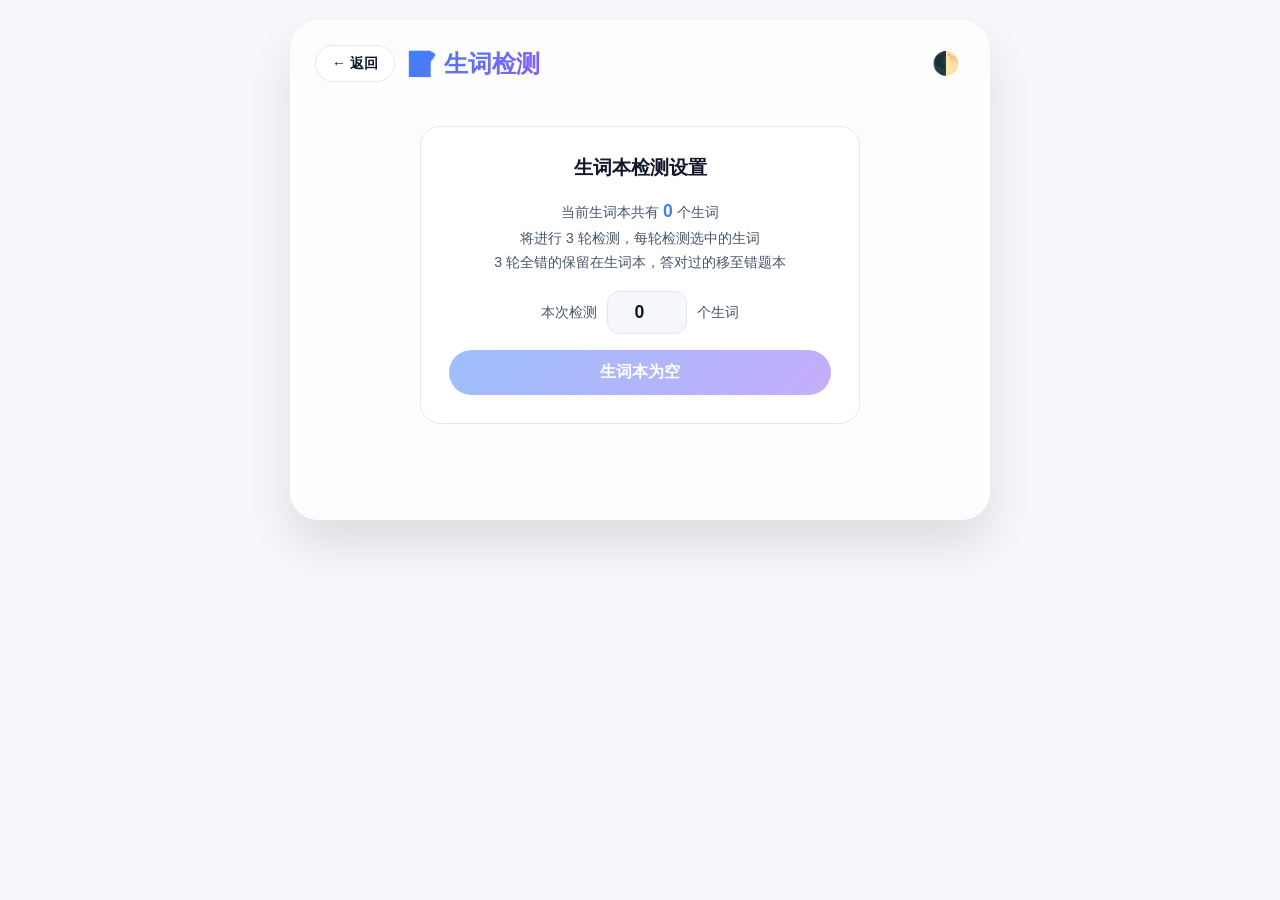
<file: 生词检测.html>
<!DOCTYPE html>
<html lang="zh-CN">
<head>
  <meta charset="UTF-8">
  <meta name="viewport" content="width=device-width, initial-scale=1.0">
  <title>生词检测 - 雅思单词背诵</title>
  <link rel="icon" href="data:image/svg+xml,<svg xmlns='http://www.w3.org/2000/svg' viewBox='0 0 100 100'><text y='.9em' font-size='90'>📝</text></svg>">
  <style>
    :root {
      --bg: #f5f7fa; --panel-bg: rgba(255,255,255,0.75); --text: #0f172a;
      --text-secondary: #475569; --border: #e2e8f0; --accent: #3b82f6;
      --accent-light: #eff6ff; --correct: #10b981; --wrong: #ef4444;
      --card-bg: white; --shadow: 0 25px 45px rgba(0,0,0,0.1);
    }
    body.dark {
      --bg: #0f172a; --panel-bg: rgba(30,41,59,0.85); --text: #f1f5f9;
      --text-secondary: #cbd5e1; --border: #334155; --accent: #818cf8;
      --accent-light: #312e81; --correct: #34d399; --wrong: #f87171;
      --card-bg: #1e293b; --shadow: 0 25px 45px rgba(0,0,0,0.5);
    }
    * { margin:0; padding:0; box-sizing:border-box; }
    body {
      font-family: 'Segoe UI','PingFang SC',Roboto,sans-serif;
      background: var(--bg); min-height: 100vh; color: var(--text);
      display: flex; justify-content: center; align-items: flex-start;
      padding: 20px; transition: background 0.3s;
    }
    .container {
      width: 100%; max-width: 700px; background: var(--panel-bg);
      backdrop-filter: blur(20px); border-radius: 28px;
      box-shadow: var(--shadow); padding: 25px; display: flex;
      flex-direction: column; gap: 14px; min-height: 500px;
    }
    .header { display: flex; justify-content: space-between; align-items: center; }
    .header-left { display: flex; align-items: center; gap: 12px; }
    .back-btn {
      display: inline-flex; align-items: center; gap: 6px;
      padding: 8px 16px; border-radius: 999px; background: var(--card-bg);
      border: 1px solid var(--border); color: var(--text);
      text-decoration: none; font-size: 0.88rem; font-weight: 600; cursor: pointer;
    }
    .back-btn:hover { color: var(--accent); border-color: var(--accent); }
    h1 {
      font-size: 1.5rem; font-weight: 700;
      background: linear-gradient(135deg,#3b82f6,#8b5cf6);
      -webkit-background-clip: text; -webkit-text-fill-color: transparent; background-clip: text;
    }
    .dark-toggle { cursor: pointer; background: none; border: none; font-size: 1.4rem; padding: 5px; }

    /* Setup screen */
    .setup { display: flex; flex-direction: column; gap: 20px; align-items: center; padding: 30px 0; }
    .setup-card {
      background: var(--card-bg); border-radius: 20px; padding: 28px;
      width: 100%; max-width: 440px; border: 1px solid var(--border);
      display: flex; flex-direction: column; gap: 16px;
    }
    .setup-card h2 { font-size: 1.2rem; text-align: center; }
    .setup-info { text-align: center; color: var(--text-secondary); font-size: 0.88rem; line-height: 1.7; }
    .count-row { display: flex; align-items: center; gap: 10px; justify-content: center; }
    .count-input {
      width: 80px; padding: 10px; border-radius: 12px; border: 1px solid var(--border);
      background: var(--bg); color: var(--text); font-size: 1.1rem; text-align: center; font-weight: 700; outline: none;
    }
    .count-input:focus { border-color: var(--accent); }
    .count-label { color: var(--text-secondary); font-size: 0.9rem; }
    .start-btn {
      background: linear-gradient(135deg,#3b82f6,#8b5cf6); color: white;
      border: none; padding: 12px 28px; border-radius: 25px;
      font-size: 1rem; font-weight: 700; cursor: pointer; transition: all 0.2s;
    }
    .start-btn:hover { transform: translateY(-2px); box-shadow: 0 8px 20px rgba(59,130,246,0.3); }
    .start-btn:disabled { opacity: 0.5; cursor: not-allowed; transform: none; }

    /* Test screen */
    .test-screen { display: none; flex-direction: column; gap: 14px; }
    .test-banner {
      background: linear-gradient(90deg,#3b82f6,#8b5cf6); color: white;
      padding: 8px 16px; border-radius: 10px; font-weight: 600; text-align: center;
    }
    .progress-bar { width: 100%; height: 8px; background: var(--border); border-radius: 10px; overflow: hidden; }
    .progress-fill { height: 100%; background: linear-gradient(90deg,#3b82f6,#8b5cf6); border-radius: 10px; transition: width 0.3s; }
    .stats { display: flex; justify-content: space-around; background: var(--card-bg); border-radius: 16px; padding: 10px; font-weight: 500; color: var(--text-secondary); font-size: 0.85rem; }
    .chinese-meaning {
      font-size: 2rem; font-weight: 600; text-align: center; color: var(--text);
      min-height: 70px; display: flex; align-items: center; justify-content: center;
    }
    .answer-input {
      width: 100%; max-width: 500px; align-self: center;
      border: 1px solid var(--border); border-radius: 18px;
      background: var(--card-bg); color: var(--text);
      font-size: 1.2rem; font-weight: 700; padding: 14px 18px;
      text-align: center; outline: none; text-transform: lowercase;
    }
    .answer-input:focus { border-color: var(--accent); box-shadow: 0 0 0 3px rgba(59,130,246,0.16); }
    .result-area { text-align: center; font-weight: 600; min-height: 28px; font-size: 0.9rem; }
    .result-area.correct { color: var(--correct); }
    .result-area.wrong { color: var(--wrong); }
    .actions { display: flex; justify-content: center; gap: 10px; flex-wrap: wrap; }
    .btn {
      background: var(--card-bg); border: 1px solid var(--border);
      padding: 10px 18px; border-radius: 25px; font-size: 0.85rem;
      font-weight: 600; color: var(--text-secondary); cursor: pointer; transition: all 0.2s;
    }
    .btn:hover { color: var(--accent); border-color: var(--accent); }
    .btn.primary { background: var(--accent); border-color: var(--accent); color: white; }
    .btn.primary:hover { opacity: 0.9; }

    /* Finish screen */
    .finish-screen { display: none; flex-direction: column; gap: 16px; align-items: center; padding: 20px 0; }
    .finish-screen h2 { font-size: 1.5rem; }
    .finish-list { width: 100%; max-width: 500px; max-height: 300px; overflow-y: auto; background: var(--card-bg); border-radius: 16px; padding: 12px; border: 1px solid var(--border); }
    .finish-item { padding: 8px 12px; border-bottom: 1px solid var(--border); font-size: 0.88rem; display: flex; justify-content: space-between; }
    .finish-item:last-child { border-bottom: none; }
    .finish-item .word { font-weight: 600; }
    .finish-item .status { font-weight: 600; }
    .finish-item .status.pass { color: var(--correct); }
    .finish-item .status.fail { color: var(--wrong); }
    @media (max-width: 600px) {
      .container { padding: 16px; border-radius: 18px; }
      h1 { font-size: 1.2rem; }
      .chinese-meaning { font-size: 1.6rem; }
    }
  </style>
<script src="user.js"></script>
</head>
<body>

<div class="container">
  <div class="header">
    <div class="header-left">
      <a class="back-btn" href="雅思单词背诵.html">← 返回</a>
      <h1>📝 生词检测</h1>
    </div>
    <button class="dark-toggle" id="darkToggle" title="深色模式">🌓</button>
  </div>

  <!-- Setup -->
  <div class="setup" id="setupScreen">
    <div class="setup-card">
      <h2>生词本检测设置</h2>
      <div class="setup-info" id="setupInfo"></div>
      <div class="count-row">
        <span class="count-label">本次检测</span>
        <input type="number" class="count-input" id="countInput" value="20" min="1">
        <span class="count-label">个生词</span>
      </div>
      <button class="start-btn" id="startBtn">开始检测</button>
    </div>
  </div>

  <!-- Test -->
  <div class="test-screen" id="testScreen">
    <div class="test-banner" id="testBanner"></div>
    <div class="progress-bar"><div class="progress-fill" id="progressFill" style="width:0%"></div></div>
    <div class="stats">
      <span>进度: <span id="statProgress">0/0</span></span>
      <span>✅ <span id="statCorrect">0</span></span>
      <span>❌ <span id="statWrong">0</span></span>
    </div>
    <div class="chinese-meaning" id="chineseDisplay"></div>
    <input type="text" class="answer-input" id="answerInput" placeholder="输入单词..." autocomplete="off" autocapitalize="off" spellcheck="false">
    <div class="result-area" id="resultArea"></div>
    <div class="actions">
      <button class="btn" id="speakBtn">🔊 朗读</button>
      <button class="btn primary" id="submitBtn">提交 (Enter)</button>
      <button class="btn" id="exitBtn">退出</button>
    </div>
  </div>

  <!-- Finish -->
  <div class="finish-screen" id="finishScreen">
    <h2 id="finishTitle">检测完成！</h2>
    <div class="finish-list" id="finishList"></div>
    <button class="btn primary" onclick="location.reload()">返回设置</button>
  </div>
</div>

<script>
let vocabulary = [];
let newWordBook = [];
let wrongBook = [];
let errorCounts = {};
let activeUserId = 'me';

// ---- State ----
function loadUserId(){ activeUserId = localStorage.getItem('vocab-tool-active-user') || 'me'; }
function loadStateRaw(){ try { return JSON.parse(localStorage.getItem(`vocab-tool-state:${activeUserId}`)) || {}; } catch(e){ return {}; } }
function saveState(state){ localStorage.setItem(`vocab-tool-state:${activeUserId}`, JSON.stringify(state)); }

// ---- TTS ----
let voices = [], speechReady = false, ttsBusy = false;
function loadVoices(){ return new Promise(r=>{ if(!('speechSynthesis' in window)) return r([]); voices = window.speechSynthesis.getVoices(); if(voices.length) r(voices); else window.speechSynthesis.addEventListener('voiceschanged',()=>{ voices = window.speechSynthesis.getVoices(); r(voices); },{once:true}); }); }
async function initSpeech(){ if(speechReady) return; await loadVoices(); speechReady = true; }
async function speakWord(word){
  if(!('speechSynthesis' in window)) return;
  await initSpeech();
  if(ttsBusy) return;
  ttsBusy = true;
  const u = new SpeechSynthesisUtterance(word);
  u.lang = 'en-US';
  const en = voices.filter(v=>v.lang==='en-US');
  if(en.length) u.voice = en[0];
  else { const any = voices.filter(v=>v.lang && v.lang.startsWith('en')); if(any.length) u.voice = any[0]; }
  u.rate = 0.9;
  u.onend = ()=>{ ttsBusy = false; };
  u.onerror = ()=>{ ttsBusy = false; };
  window.speechSynthesis.speak(u);
}

// ---- Test logic ----
let testWords = [], currentIndex = 0, currentWord = null;
let correctTotal = 0, wrongTotal = 0, isAnswered = false;
let roundIndex = 0, currentWordErrors = {};

function startTest(count){
  const state = loadStateRaw();
  newWordBook = state.newWordBookWords || [];
  wrongBook = state.wrongBookWords || [];
  errorCounts = state.errorCounts || {};

  if(newWordBook.length === 0){ alert('生词本为空'); return; }

  // Select words
  const shuffled = [...newWordBook].sort(()=>Math.random()-0.5);
  testWords = count >= newWordBook.length ? shuffled : shuffled.slice(0, count);
  roundIndex = 0;
  currentWordErrors = {};
  testWords.forEach(w => { currentWordErrors[w.id] = 0; });

  // Show test screen
  document.getElementById('setupScreen').style.display = 'none';
  document.getElementById('testScreen').style.display = 'flex';
  document.getElementById('finishScreen').style.display = 'none';

  loadNextWord();
}

function loadNextWord(){
  if(currentIndex >= testWords.length){
    nextRound();
    return;
  }
  currentWord = testWords[currentIndex];
  isAnswered = false;
  document.getElementById('chineseDisplay').textContent = currentWord.meaningCN || currentWord.word;
  document.getElementById('answerInput').value = '';
  document.getElementById('answerInput').disabled = false;
  document.getElementById('answerInput').focus();
  document.getElementById('resultArea').textContent = '';
  document.getElementById('resultArea').className = 'result-area';
  updateProgress();
}

function nextRound(){
  roundIndex++;
  if(roundIndex >= 3){
    finishTest();
    return;
  }
  currentIndex = 0;
  correctTotal = 0; wrongTotal = 0;
  loadNextWord();
}

function finishTest(){
  const toRemove = [], toKeep = [];
  testWords.forEach(w=>{
    const errors = currentWordErrors[w.id] || 0;
    if(errors < 3) toRemove.push(w);
    else toKeep.push(w);
  });

  // Update state
  const state = loadStateRaw();
  const removedIds = new Set(toRemove.map(w=>w.id));
  state.newWordBookWords = (state.newWordBookWords || []).filter(w => {
    // Only keep words that were in this test AND kept (3 errors), or not in this test
    if(testWords.some(tw => tw.id === w.id)){
      return toKeep.some(k => k.id === w.id);
    }
    return true;
  });
  // Add removed words to wrongBook (if not already there)
  const wrongIds = new Set((state.wrongBookWords || []).map(w=>w.id));
  toRemove.forEach(w=>{
    if(!wrongIds.has(w.id)){
      state.wrongBookWords = state.wrongBookWords || [];
      state.wrongBookWords.push(w);
    }
  });
  // Update error counts
  state.errorCounts = state.errorCounts || {};
  testWords.forEach(w=>{
    const errors = currentWordErrors[w.id] || 0;
    if(errors > 0){
      state.errorCounts[w.id] = (state.errorCounts[w.id] || 0) + errors;
    }
  });
  saveState(state);

  // Show finish screen
  document.getElementById('testScreen').style.display = 'none';
  document.getElementById('finishScreen').style.display = 'flex';
  const passList = toRemove.map(w => `<div class="finish-item"><span class="word">${w.word} - ${w.meaningCN}</span><span class="status pass">✅ 已掌握</span></div>`).join('');
  const failList = toKeep.map(w => `<div class="finish-item"><span class="word">${w.word} - ${w.meaningCN}</span><span class="status fail">📌 保留</span></div>`).join('');
  document.getElementById('finishList').innerHTML = passList + failList;
  document.getElementById('finishTitle').textContent = `检测完成！✅已掌握 ${toRemove.length} 个 · 📌保留 ${toKeep.length} 个`;
}

function submitAnswer(){
  if(!currentWord || isAnswered) return;
  const answer = document.getElementById('answerInput').value.trim().toLowerCase();
  isAnswered = true;
  document.getElementById('answerInput').disabled = true;
  const correct = answer === currentWord.word.toLowerCase();
  const result = document.getElementById('resultArea');
  if(correct){
    result.textContent = '✅ 正确！';
    result.className = 'result-area correct';
    correctTotal++;
  } else {
    result.textContent = `❌ 错误！正确答案：${currentWord.word}`;
    result.className = 'result-area wrong';
    wrongTotal++;
    currentWordErrors[currentWord.id] = (currentWordErrors[currentWord.id] || 0) + 1;
  }
  updateStats();
  setTimeout(()=>{ currentIndex++; loadNextWord(); }, 1200);
}

function updateStats(){
  document.getElementById('statCorrect').textContent = correctTotal;
  document.getElementById('statWrong').textContent = wrongTotal;
}

function updateProgress(){
  document.getElementById('statProgress').textContent = `${currentIndex + 1}/${testWords.length}`;
  const pct = testWords.length > 0 ? ((currentIndex) / testWords.length * 100) : 0;
  document.getElementById('progressFill').style.width = pct + '%';
  document.getElementById('testBanner').textContent = `📝 生词检测：第 ${roundIndex + 1} 轮 / 共 3 轮（${currentIndex + 1}/${testWords.length}）`;
}

// ---- Init ----
function init(){
  loadUserId();
  const state = loadStateRaw();
  newWordBook = state.newWordBookWords || [];
  document.getElementById('setupInfo').innerHTML = `当前生词本共有 <strong style="color:var(--accent);font-size:1.1rem">${newWordBook.length}</strong> 个生词<br>将进行 3 轮检测，每轮检测选中的生词<br>3 轮全错的保留在生词本，答对过的移至错题本`;
  const countInput = document.getElementById('countInput');
  countInput.max = newWordBook.length;
  if(newWordBook.length < 20) countInput.value = newWordBook.length;
  document.getElementById('startBtn').addEventListener('click', ()=>{
    let count = parseInt(countInput.value) || 1;
    if(count > newWordBook.length) count = newWordBook.length;
    if(count < 1) count = 1;
    startTest(count);
  });

  document.getElementById('submitBtn').addEventListener('click', submitAnswer);
  document.getElementById('answerInput').addEventListener('keydown', e=>{
    if(e.key === 'Enter'){ e.preventDefault(); submitAnswer(); }
  });
  document.getElementById('speakBtn').addEventListener('click', ()=>{
    if(currentWord) speakWord(currentWord.word);
  });
  document.getElementById('exitBtn').addEventListener('click', ()=>{
    if(confirm('确定退出检测吗？')) location.href = '雅思单词背诵.html';
  });

  // Dark mode
  if(localStorage.getItem('darkMode')==='true') document.body.classList.add('dark');
  document.getElementById('darkToggle').addEventListener('click', ()=>{
    document.body.classList.toggle('dark');
    localStorage.setItem('darkMode', document.body.classList.contains('dark'));
  });

  // Disable start if empty
  if(newWordBook.length === 0){
    document.getElementById('startBtn').disabled = true;
    document.getElementById('startBtn').textContent = '生词本为空';
  }
}
init();
</script>
</body>
</html>
</file>
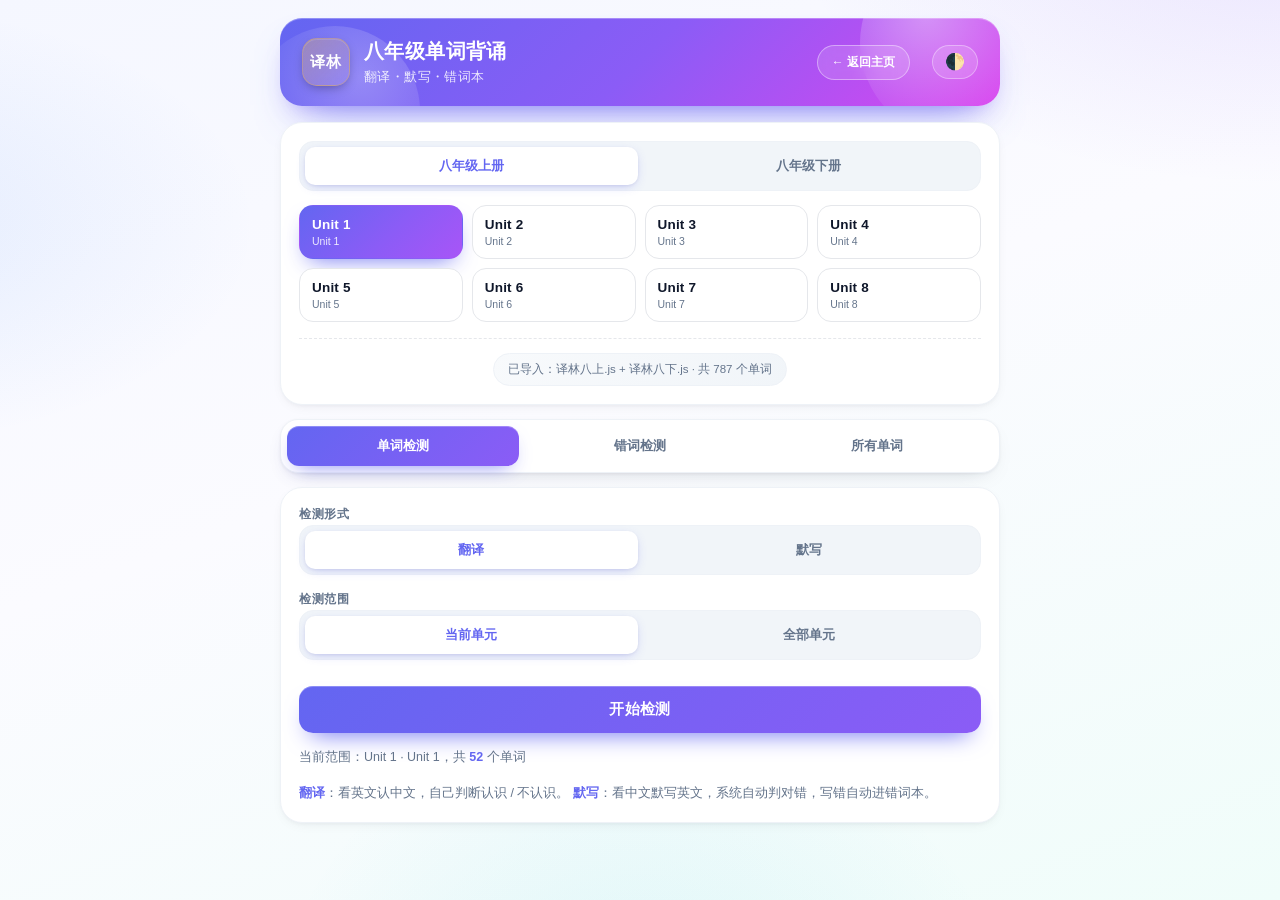
<file: 译林八年级单词.html>
<!DOCTYPE html>
<html lang="zh-CN">
<head>
<meta charset="UTF-8">
<meta name="viewport" content="width=device-width, initial-scale=1.0, viewport-fit=cover">
<title>译林版八年级单词背诵</title>
<style>
*{box-sizing:border-box;margin:0;padding:0;-webkit-tap-highlight-color:transparent}
:root{
  --primary:#6366f1;
  --primary-2:#8b5cf6;
  --primary-3:#d946ef;
  --text:#0f172a;
  --text-2:#334155;
  --muted:#64748b;
  --muted-2:#94a3b8;
  --line:#e5e7eb;
  --line-2:#eef2f7;
  --ok:#10b981;
  --bad:#ef4444;
  --card:#ffffff;
  --r-lg:22px;
  --r-md:16px;
  --r-sm:12px;
  --shadow-1:0 1px 2px rgba(15,23,42,.04),0 1px 3px rgba(15,23,42,.06);
  --shadow-2:0 4px 14px -6px rgba(15,23,42,.10),0 2px 6px -2px rgba(15,23,42,.05);
  --shadow-3:0 22px 44px -22px rgba(99,102,241,.85),0 10px 22px -14px rgba(139,92,246,.55);
}
body.dark{
  --primary:#a78bfa;
  --primary-2:#818cf8;
  --primary-3:#c084fc;
  --text:#e8eaf6;
  --text-2:#c5cae0;
  --muted:#8b91b8;
  --muted-2:#6b719a;
  --line:rgba(255,255,255,0.10);
  --line-2:rgba(255,255,255,0.06);
  --ok:#34d399;
  --bad:#f87171;
  --card:rgba(25,29,50,0.72);
  --shadow-1:0 1px 2px rgba(0,0,0,.2),0 1px 3px rgba(0,0,0,.15);
  --shadow-2:0 8px 24px -10px rgba(0,0,0,.5),0 2px 6px -2px rgba(0,0,0,.3);
  --shadow-3:0 22px 44px -22px rgba(167,139,250,.5),0 10px 22px -14px rgba(129,140,248,.35);
}
body{
  font-family:-apple-system,BlinkMacSystemFont,"Segoe UI","PingFang SC","Hiragino Sans GB","Microsoft YaHei",sans-serif;
  background:
    radial-gradient(900px 500px at 100% -10%,rgba(139,92,246,.14),transparent 55%),
    radial-gradient(700px 400px at -10% 25%,rgba(59,130,246,.10),transparent 55%),
    radial-gradient(700px 700px at 50% 120%,rgba(6,182,212,.10),transparent 55%),
    linear-gradient(160deg,#f5f7ff 0%,#fbfbff 45%,#f0fdfa 100%);
  background-attachment:fixed;
  color:var(--text);
  min-height:100vh;
  padding:18px 14px 60px;
  -webkit-font-smoothing:antialiased;
  -moz-osx-font-smoothing:grayscale;
  transition:background .35s ease,color .35s ease;
}
body.dark{
  background:
    radial-gradient(900px 500px at 100% -10%,rgba(167,139,250,.10),transparent 55%),
    radial-gradient(700px 400px at -10% 25%,rgba(129,140,248,.08),transparent 55%),
    radial-gradient(700px 700px at 50% 120%,rgba(242,183,60,.05),transparent 55%),
    linear-gradient(160deg,#0f1428 0%,#141a33 45%,#0d1220 100%);
}
.app,#practiceView{max-width:720px;margin:0 auto}

/* ---------- Hero ---------- */
.hero{
  position:relative;overflow:hidden;
  background:linear-gradient(135deg,#6366f1 0%,#8b5cf6 50%,#d946ef 100%);
  color:#fff;border-radius:var(--r-lg);
  padding:20px 22px;margin-bottom:16px;
  box-shadow:var(--shadow-3),inset 0 1px 0 rgba(255,255,255,.28);
  transition:background .35s ease,box-shadow .35s ease;
}
.hero::before{
  content:"";position:absolute;right:-50px;top:-70px;width:190px;height:190px;
  background:radial-gradient(circle at 35% 35%,rgba(255,255,255,.38),rgba(255,255,255,0) 70%);
  border-radius:50%;pointer-events:none;
}
.hero::after{
  content:"";position:absolute;left:-30px;bottom:-90px;width:170px;height:170px;
  background:radial-gradient(circle at 65% 30%,rgba(255,255,255,.25),rgba(255,255,255,0) 70%);
  border-radius:50%;pointer-events:none;
}
/* 深色模式下 hero 用半透明玻璃风 */
body.dark .hero{
  background:linear-gradient(135deg,rgba(167,139,250,0.20) 0%,rgba(129,140,248,0.14) 50%,rgba(192,132,252,0.12) 100%);
  border:1px solid rgba(167,139,250,0.25);
  backdrop-filter:blur(16px);-webkit-backdrop-filter:blur(16px);
  box-shadow:
    0 22px 44px -22px rgba(0,0,0,.6),
    0 10px 22px -14px rgba(167,139,250,.25),
    inset 0 1px 0 rgba(255,255,255,.08);
}
body.dark .hero::before{
  background:radial-gradient(circle at 35% 35%,rgba(242,183,60,.20),rgba(255,255,255,0) 70%);
}
.hero-inner{display:flex;align-items:center;gap:14px;position:relative;z-index:1}
.logo{
  width:48px;height:48px;border-radius:15px;
  background:linear-gradient(135deg,rgba(242,183,60,.30),rgba(167,139,250,.20));
  display:flex;align-items:center;justify-content:center;
  font-weight:800;font-size:15px;letter-spacing:1.5px;flex:0 0 auto;
  backdrop-filter:blur(8px);-webkit-backdrop-filter:blur(8px);
  border:1px solid rgba(242,183,60,.35);
  box-shadow:inset 0 1px 0 rgba(255,255,255,.12),0 4px 12px -4px rgba(0,0,0,.4);
  color:#fff;
}
.hero h1{font-size:20px;letter-spacing:.4px;font-weight:800}
.hero p{font-size:12.5px;opacity:.85;margin-top:4px;letter-spacing:.4px}
.hero-back{
  margin-left:auto;flex:0 0 auto;
  border:1px solid rgba(255,255,255,.4);
  background:rgba(255,255,255,.14);
  color:#fff;font-size:12px;font-weight:700;text-decoration:none;
  padding:8px 14px;border-radius:999px;
  backdrop-filter:blur(8px);-webkit-backdrop-filter:blur(8px);
  transition:background .15s ease,transform .12s ease;
}
.hero-back:hover{background:rgba(255,255,255,.28)}
.hero-back:active{transform:scale(.96)}

/* ---------- Panel ---------- */
.panel{
  background:var(--card);
  border-radius:var(--r-lg);
  padding:18px;
  box-shadow:var(--shadow-2);
  margin-bottom:14px;
  border:1px solid var(--line-2);
  backdrop-filter:blur(12px);-webkit-backdrop-filter:blur(12px);
  animation:fadeUp .4s cubic-bezier(.22,.61,.36,1) both;
}
@keyframes fadeUp{
  from{opacity:0;transform:translateY(8px)}
  to{opacity:1;transform:translateY(0)}
}
.field-label,.field{font-size:12px;font-weight:700;color:var(--muted);letter-spacing:.6px;margin-bottom:8px;display:block}
.field+.field{margin-top:16px}
.field .seg{margin-top:2px}

/* ---------- Segmented ---------- */
.seg{display:flex;gap:5px;background:#f1f5f9;padding:5px;border-radius:14px;border:1px solid #eef2f7}
.seg button{
  flex:1;border:0;background:transparent;padding:10px 4px;border-radius:10px;
  font-size:13px;color:var(--muted);font-weight:700;cursor:pointer;
  transition:all .22s cubic-bezier(.22,.61,.36,1);font-family:inherit;white-space:nowrap;
}
.seg button:hover{color:var(--text-2)}
.seg button.active{
  background:#fff;color:var(--primary);
  box-shadow:0 3px 12px -4px rgba(99,102,241,.45),0 1px 3px rgba(15,23,42,.06);
}

/* ---------- Unit chips ---------- */
.unit-grid{display:grid;grid-template-columns:repeat(auto-fill,minmax(150px,1fr));gap:9px;margin-top:14px}
.unit-chip{
  position:relative;overflow:hidden;
  border:1.5px solid var(--line);background:#fff;border-radius:14px;
  padding:11px 12px;cursor:pointer;transition:all .2s cubic-bezier(.22,.61,.36,1);
  text-align:left;font-family:inherit;
}
.unit-chip:hover{border-color:#c7d2fe;transform:translateY(-2px);box-shadow:0 6px 14px -8px rgba(99,102,241,.4)}
.unit-chip:active{transform:scale(.97)}
.unit-chip .u{display:block;font-size:13.5px;font-weight:800;color:var(--text);letter-spacing:.2px}
.unit-chip .t{display:block;font-size:10.5px;color:var(--muted);margin-top:3px;white-space:nowrap;overflow:hidden;text-overflow:ellipsis}
.unit-chip.active{
  border-color:transparent;
  background:linear-gradient(135deg,#6366f1,#8b5cf6 55%,#a855f7);
  box-shadow:0 10px 22px -10px rgba(99,102,241,.9);
}
.unit-chip.active .u,.unit-chip.active .t{color:#fff}
.unit-chip.active .t{opacity:.88}

/* ---------- 词库状态行 ---------- */
.lib-row{
  display:flex;align-items:center;justify-content:center;gap:10px;
  margin-top:16px;padding-top:14px;border-top:1px dashed var(--line);
}
.lib-status{
  font-size:11.5px;color:var(--muted);line-height:1.5;text-align:center;
  padding:7px 14px;border-radius:999px;
  background:linear-gradient(135deg,#f8fafc,#f1f5f9);
  border:1px solid #eef2f7;max-width:100%;word-break:break-word;
}
.lib-status b{color:var(--primary);font-weight:800}
.lib-btn{
  font-size:11.5px;font-weight:700;color:var(--primary);background:#eef2ff;
  padding:7px 12px;border-radius:9px;cursor:pointer;flex:0 0 auto;
  border:0;font-family:inherit;transition:.15s;display:inline-block;
}
.lib-btn:active{background:#ddd6fe}

/* ---------- Tabs ---------- */
.tabs{
  display:flex;gap:5px;background:#fff;padding:6px;border-radius:18px;
  margin-bottom:14px;
  box-shadow:0 8px 24px -16px rgba(15,23,42,.35),0 1px 3px rgba(15,23,42,.05);
  border:1px solid var(--line-2);
}
.tabs button{
  flex:1;border:0;background:transparent;padding:11px 2px;border-radius:12px;
  font-size:13px;font-weight:700;color:var(--muted);cursor:pointer;
  font-family:inherit;transition:all .22s cubic-bezier(.22,.61,.36,1);
}
.tabs button:hover{color:var(--text-2)}
.tabs button.active{
  background:linear-gradient(135deg,#6366f1,#8b5cf6);
  color:#fff;
  box-shadow:0 8px 20px -10px rgba(99,102,241,.9),inset 0 1px 0 rgba(255,255,255,.25);
}
.badge{
  display:inline-block;min-width:17px;padding:0 5px;height:17px;line-height:17px;
  border-radius:9px;background:#ef4444;color:#fff;font-size:10.5px;
  margin-left:3px;vertical-align:1px;font-weight:700;
  box-shadow:0 2px 6px -2px rgba(239,68,68,.6);
}

/* ---------- Buttons ---------- */
.btn{
  border:0;border-radius:14px;padding:14px 18px;font-size:14.5px;font-weight:700;
  cursor:pointer;font-family:inherit;
  transition:transform .12s ease,box-shadow .2s ease,background .2s ease;
  width:100%;letter-spacing:.3px;
}
.btn:active{transform:scale(.98)}
.btn-primary{
  background:linear-gradient(135deg,#6366f1,#8b5cf6);
  color:#fff;
  box-shadow:0 12px 24px -12px rgba(99,102,241,1),inset 0 1px 0 rgba(255,255,255,.25);
}
.btn-primary:hover{box-shadow:0 16px 30px -14px rgba(99,102,241,1)}
.btn-ok{
  background:linear-gradient(135deg,#10b981,#059669);
  color:#fff;
  box-shadow:0 12px 24px -12px rgba(16,185,129,1),inset 0 1px 0 rgba(255,255,255,.25);
}
.btn-bad{
  background:linear-gradient(135deg,#f87171,#ef4444);
  color:#fff;
  box-shadow:0 12px 24px -12px rgba(239,68,68,1),inset 0 1px 0 rgba(255,255,255,.25);
}
.btn-ghost{background:#f1f5f9;color:#475569;border:1px solid #e5e7eb}
.btn-ghost:hover{background:#e2e8f0}
.hint{font-size:12.5px;color:var(--muted);margin-top:14px;line-height:1.7}
.hint b{color:var(--primary);font-weight:800}
.start-btn{margin-top:18px}

/* ---------- Word list ---------- */
.unit-block{margin-bottom:22px}
.unit-head{
  font-size:12.5px;font-weight:800;color:var(--primary);padding:10px 14px;
  background:linear-gradient(135deg,#eef2ff,#f5f3ff);border-radius:12px;
  margin-bottom:8px;position:sticky;top:6px;z-index:3;
  border:1px solid #e0e7ff;
  box-shadow:0 4px 12px -8px rgba(99,102,241,.35);
  backdrop-filter:blur(8px);-webkit-backdrop-filter:blur(8px);
}
.word-row{
  display:flex;align-items:center;gap:9px;padding:10px 10px;
  border-radius:12px;transition:background .15s ease;
}
.word-row:hover{background:#f8fafc}
.word-row.in-wrong{background:linear-gradient(90deg,#fef2f2,#fff5f5)}
.wr-l{flex:0 0 auto;max-width:46%;min-width:0}
.wr-w{font-weight:700;font-size:14.5px;display:block;word-break:break-word;line-height:1.25}
.wr-p{font-size:10.5px;color:var(--muted-2);display:block;margin-top:2px;word-break:break-word}
.wr-m{flex:1;font-size:12.5px;color:#475569;text-align:right;line-height:1.4;word-break:break-word}
.spk{
  border:0;background:#eef2ff;color:#6366f1;width:30px;height:30px;border-radius:50%;
  cursor:pointer;font-size:12px;flex:0 0 auto;display:flex;align-items:center;
  justify-content:center;transition:all .15s ease;
}
.spk:hover{background:#e0e7ff;transform:scale(1.05)}
.spk:active{background:#ddd6fe;transform:scale(.92)}

/* ---------- Practice ---------- */
.p-top{display:flex;justify-content:space-between;align-items:center;gap:8px;margin-bottom:12px}
.p-exit{
  border:0;background:#fff;color:var(--muted);padding:9px 14px;border-radius:12px;
  font-size:12.5px;cursor:pointer;font-family:inherit;font-weight:700;
  box-shadow:0 3px 12px -6px rgba(15,23,42,.3);flex:0 0 auto;
  transition:all .15s ease;border:1px solid var(--line-2);
}
.p-exit:hover{color:var(--text);background:#f8fafc}
.p-mode-tag{
  font-size:11px;font-weight:700;color:var(--primary);background:#eef2ff;
  padding:7px 12px;border-radius:10px;white-space:nowrap;overflow:hidden;
  text-overflow:ellipsis;border:1px solid #e0e7ff;
}
.p-progress{font-size:12.5px;color:var(--muted);font-weight:800;flex:0 0 auto;font-variant-numeric:tabular-nums}
.p-bar{height:6px;background:#e2e8f0;border-radius:4px;overflow:hidden;margin-bottom:16px}
.p-bar i{
  display:block;height:100%;border-radius:4px;
  background:linear-gradient(90deg,#6366f1,#a855f7);
  transition:width .4s cubic-bezier(.22,.61,.36,1);
  box-shadow:0 0 12px rgba(139,92,246,.5);
}
.practice-card{
  background:#fff;border-radius:24px;padding:28px 22px 24px;
  box-shadow:0 20px 48px -24px rgba(15,23,42,.55),0 4px 12px -6px rgba(15,23,42,.08);
  text-align:center;border:1px solid var(--line-2);
  animation:fadeUp .35s cubic-bezier(.22,.61,.36,1) both;
}
.p-word{
  font-size:clamp(28px,9vw,44px);font-weight:800;letter-spacing:-.5px;line-height:1.15;
  word-break:break-word;
  background:linear-gradient(135deg,#1e293b,#4f46e5);
  -webkit-background-clip:text;background-clip:text;-webkit-text-fill-color:transparent;
}
.p-phon{font-size:15px;color:var(--muted);margin-top:10px;word-break:break-word}
.p-zh{font-size:clamp(20px,6.5vw,28px);font-weight:800;line-height:1.5;word-break:break-word;color:#1e293b}
.p-speak{
  margin-top:18px;border:0;background:#eef2ff;color:#6366f1;padding:10px 20px;
  border-radius:12px;font-size:13px;font-weight:700;cursor:pointer;font-family:inherit;
  transition:all .15s ease;border:1px solid #e0e7ff;
}
.p-speak:hover{background:#e0e7ff}
.p-speak:active{background:#ddd6fe;transform:scale(.97)}
.p-verdict{font-size:17px;font-weight:800;margin-top:20px;letter-spacing:.4px}
.p-verdict.ok{color:#059669}
.p-verdict.bad{color:#dc2626}
.p-verdict small{display:block;font-size:11.5px;font-weight:600;opacity:.7;margin-top:5px;letter-spacing:0}
.p-answer{
  margin-top:18px;padding:16px;border-radius:16px;
  background:linear-gradient(135deg,#ecfdf5,#f0fdf4);
  color:#065f46;font-size:17px;font-weight:700;line-height:1.5;
  border:1.5px solid #a7f3d0;word-break:break-word;
  box-shadow:0 6px 16px -10px rgba(16,185,129,.5);
}
.p-ans-label{display:block;font-size:10.5px;color:#059669;font-weight:700;letter-spacing:1.5px;margin-bottom:6px;opacity:.85}
.p-phon-in{font-size:12.5px;color:#059669;font-weight:500;opacity:.8}
.p-yours{
  margin-top:16px;font-size:13.5px;color:var(--muted);
  padding:11px 14px;background:#f8fafc;border-radius:12px;
  border:1.5px dashed #cbd5e1;word-break:break-word;
}
.p-yours b{color:#334155;font-size:16px}
.p-yours.err{background:#fef2f2;border-color:#fecaca}
.p-yours.err b{color:#dc2626}
.p-input{
  width:100%;margin-top:24px;padding:16px;border-radius:16px;
  border:2px solid #e2e8f0;font-size:19px;font-family:inherit;text-align:center;
  outline:none;transition:all .2s ease;color:#0f172a;background:#f8fafc;letter-spacing:.5px;
}
.p-input:focus{
  border-color:#818cf8;background:#fff;
  box-shadow:0 0 0 4px rgba(129,140,248,.16),0 4px 12px -6px rgba(99,102,241,.35);
}
.p-input::placeholder{font-size:14px;color:#94a3b8;letter-spacing:0}
.p-actions{display:grid;gap:10px;margin-top:24px}

/* ---------- Done ---------- */
.done-card{padding:36px 22px 28px}
.done-emoji{font-size:56px;line-height:1;margin-bottom:14px;animation:pop .5s cubic-bezier(.34,1.56,.64,1) both}
@keyframes pop{0%{transform:scale(.3);opacity:0}100%{transform:scale(1);opacity:1}}
.done-card h2{font-size:20px;font-weight:800;margin-bottom:24px;letter-spacing:.3px}
.done-stats{display:flex;justify-content:center;gap:12px;margin-bottom:10px}
.done-stats>div{
  flex:1;background:linear-gradient(135deg,#f8fafc,#f1f5f9);
  border-radius:16px;padding:16px 6px;border:1px solid #eef2f7;
}
.done-stats b{display:block;font-size:24px;font-weight:800;color:var(--primary);line-height:1.15;font-variant-numeric:tabular-nums}
.done-stats div:nth-child(2) b{color:var(--bad)}
.done-stats div:nth-child(3) b{color:var(--ok)}
.done-stats span{display:block;font-size:11.5px;color:var(--muted);margin-top:6px;font-weight:600}
.done-hint{font-size:12.5px;color:var(--muted);margin-top:16px}

@media (max-width:380px){
  .seg button{font-size:12px;padding:9px 2px}
  .tabs button{font-size:12px}
  .unit-grid{grid-template-columns:repeat(2,1fr)}
  .panel{padding:16px}
  .practice-card{padding:24px 18px 22px}
}

/* ---------- 深色模式切换按钮 ---------- */
.dark-toggle{
  cursor:pointer;background:rgba(255,255,255,.14);border:1px solid rgba(255,255,255,.35);
  color:#fff;font-size:16px;padding:8px 12px;border-radius:999px;
  backdrop-filter:blur(8px);-webkit-backdrop-filter:blur(8px);
  transition:background .15s ease,transform .12s ease;line-height:1;
  margin-left:8px;flex:0 0 auto;
}
.dark-toggle:hover{background:rgba(255,255,255,.28)}
.dark-toggle:active{transform:scale(.94)}

/* ---------- 深色模式组件覆盖 ---------- */
body.dark .panel{background:var(--card);backdrop-filter:blur(12px);-webkit-backdrop-filter:blur(12px)}
body.dark .seg{background:rgba(255,255,255,0.04);border-color:var(--line-2)}
body.dark .seg button.active{background:linear-gradient(135deg,rgba(167,139,250,0.35),rgba(129,140,248,0.25));color:#fff;box-shadow:0 3px 12px -4px rgba(167,139,250,.4),inset 0 1px 0 rgba(255,255,255,.1)}
body.dark .unit-chip{background:rgba(255,255,255,0.03)}
body.dark .unit-chip:hover{border-color:rgba(167,139,250,0.45);box-shadow:0 8px 18px -8px rgba(167,139,250,.4),0 0 12px rgba(167,139,250,.08)}
body.dark .unit-chip.active{background:linear-gradient(135deg,rgba(167,139,250,0.50),rgba(129,140,248,0.40) 55%,rgba(192,132,252,0.45));box-shadow:0 10px 22px -10px rgba(167,139,250,.5),0 0 16px rgba(167,139,250,.12)}
body.dark .lib-status{background:rgba(255,255,255,0.04);border-color:var(--line-2)}
body.dark .lib-btn{background:rgba(167,139,250,0.15);border:1px solid rgba(167,139,250,0.2)}
body.dark .lib-btn:active{background:rgba(167,139,250,0.30)}
body.dark .tabs{background:rgba(255,255,255,0.03);box-shadow:0 8px 24px -16px rgba(0,0,0,.5);backdrop-filter:blur(10px);-webkit-backdrop-filter:blur(10px)}
body.dark .tabs button.active{background:linear-gradient(135deg,rgba(167,139,250,0.45),rgba(129,140,248,0.35));box-shadow:0 8px 20px -10px rgba(167,139,250,.5),inset 0 1px 0 rgba(255,255,255,.12)}
body.dark .btn-ghost{background:rgba(255,255,255,0.05);color:var(--text-2);border-color:var(--line)}
body.dark .btn-ghost:hover{background:rgba(255,255,255,0.10)}
body.dark .unit-head{background:linear-gradient(135deg,rgba(167,139,250,0.12),rgba(129,140,248,0.08));border-color:rgba(167,139,250,0.2);box-shadow:0 4px 12px -8px rgba(167,139,250,.35)}
body.dark .word-row:hover{background:rgba(255,255,255,0.04)}
body.dark .word-row.in-wrong{background:linear-gradient(90deg,rgba(248,113,113,0.10),rgba(248,113,113,0.05))}
body.dark .wr-m{color:var(--text-2)}
body.dark .spk{background:rgba(167,139,250,0.15);color:var(--primary)}
body.dark .spk:hover{background:rgba(167,139,250,0.28)}
body.dark .p-exit{background:rgba(255,255,255,0.06);box-shadow:0 3px 12px -6px rgba(0,0,0,.4)}
body.dark .p-exit:hover{background:rgba(255,255,255,0.10)}
body.dark .p-mode-tag{background:rgba(167,139,250,0.15);border-color:rgba(167,139,250,0.2)}
body.dark .p-bar{background:rgba(255,255,255,0.08)}
body.dark .practice-card{background:var(--card);backdrop-filter:blur(12px);-webkit-backdrop-filter:blur(12px);box-shadow:0 20px 48px -24px rgba(0,0,0,.6)}
body.dark .p-word{background:linear-gradient(135deg,#e8eaf6,#a78bfa)}
body.dark .p-zh{color:var(--text)}
body.dark .p-speak{background:rgba(167,139,250,0.15);border-color:rgba(167,139,250,0.2);color:var(--primary)}
body.dark .p-speak:hover{background:rgba(167,139,250,0.28)}
body.dark .p-answer{background:linear-gradient(135deg,rgba(52,211,153,0.12),rgba(16,185,129,0.08));color:#6ee7b7;border-color:rgba(52,211,153,0.3);box-shadow:0 6px 16px -10px rgba(52,211,153,.3)}
body.dark .p-ans-label{color:#6ee7b7}
body.dark .p-phon-in{color:#6ee7b7}
body.dark .p-yours{background:rgba(255,255,255,0.04);border-color:var(--line)}
body.dark .p-yours b{color:var(--text-2)}
body.dark .p-yours.err{background:rgba(248,113,113,0.10);border-color:rgba(248,113,113,0.3)}
body.dark .p-yours.err b{color:var(--bad)}
body.dark .p-input{background:rgba(255,255,255,0.05);border-color:var(--line);color:var(--text)}
body.dark .p-input:focus{background:rgba(255,255,255,0.08);border-color:var(--primary);box-shadow:0 0 0 4px rgba(167,139,250,.16)}
body.dark .p-input::placeholder{color:var(--muted-2)}
body.dark .done-stats>div{background:rgba(255,255,255,0.04);border-color:var(--line-2)}
</style>
<script src="user.js"></script>
</head>
<body>

<div class="app" id="mainView">
  <header class="hero">
    <div class="hero-inner">
      <div class="logo">译林</div>
      <div>
        <h1>八年级单词背诵</h1>
        <p>翻译・默写・错词本</p>
      </div>
      <a class="hero-back" href="index.html">← 返回主页</a>
      <button class="dark-toggle" id="darkToggle" title="切换深色/浅色模式">🌓</button>
    </div>
  </header>

  <section class="panel">
    <div class="seg" id="bookSeg">
      <button data-book="A" class="active">八年级上册</button>
      <button data-book="B">八年级下册</button>
    </div>
    <div class="unit-grid" id="unitChips"></div>
    <div class="lib-row">
      <div class="lib-status" id="libStatus">正在加载词库…</div>
    </div>
  </section>

  <nav class="tabs" id="tabs">
    <button data-tab="test" class="active">单词检测</button>
    <button data-tab="wrong">错词检测<span class="badge" id="wrongBadge" style="display:none">0</span></button>
    <button data-tab="all">所有单词</button>
  </nav>

  <section class="panel" id="panel-test">
    <div class="field">
      检测形式
      <div class="seg" id="modeSeg">
        <button data-mode="en2zh" class="active">翻译</button>
        <button data-mode="zh2en">默写</button>
      </div>
    </div>
    <div class="field">
      检测范围
      <div class="seg" id="scopeSeg">
        <button data-scope="unit" class="active">当前单元</button>
        <button data-scope="all">全部单元</button>
      </div>
    </div>
    <button class="btn btn-primary start-btn" id="startTest">开始检测</button>
    <p class="hint" id="testHint">当前范围：Unit 1，共 0 个单词</p>
    <p class="hint">
      <b>翻译</b>：看英文认中文，自己判断认识 / 不认识。
      <b>默写</b>：看中文默写英文，系统自动判对错，写错自动进错词本。
    </p>
  </section>

  <section class="panel" id="panel-wrong" hidden>
    <div class="field">
      每组数量
      <div class="seg" id="sizeSeg">
        <button data-size="20" class="active">20 个</button>
        <button data-size="40">40 个</button>
        <button data-size="60">60 个</button>
        <button data-size="0">全部</button>
      </div>
    </div>
    <div class="field">
      检测形式
      <div class="seg" id="wmodeSeg">
        <button data-mode="en2zh" class="active">翻译</button>
        <button data-mode="zh2en">默写</button>
      </div>
    </div>
    <button class="btn btn-primary start-btn" id="startWrong">开始检测</button>
    <p class="hint" id="wrongCount"></p>
    <p class="hint">💡 在错词检测中答对（翻译选「认识」/ 默写正确）的单词会自动从错词本移除。</p>
    <button class="btn btn-ghost" id="clearWrong" style="margin-top:12px">清空本册错词本</button>
  </section>

  <section class="panel" id="panel-all" hidden>
    <div id="wordList"></div>
  </section>
</div>

<section id="practiceView" hidden></section>

<!-- ===== 词库数据文件：必须放在主脚本之前 ===== -->
<script src="译林八上.js"></script>
<script src="译林八下.js"></script>

<script>
/* =========================================================
   译林版八年级单词背诵
   ---------------------------------------------------------
   词库来源（按优先级）：
     1. 同目录 .js 数据文件（译林八上.js / 译林八下.js）→ file:// 也能用
     2. 代码里预留的 YILIN_TEXT
     3. 同目录 .txt（fetch，http/https 环境；file:// 会被拦截）
     4. 浏览器缓存（localStorage）
     5. 手动点「导入 .txt」
   本 HTML 不内置任何单词，全部来自外部文件。
   ========================================================= */
window.YILIN_TEXT = ``;   /* 预留：想直接粘贴文本时填这里，正常留空 */

/* 自动尝试 fetch 的 txt 文件名（与 html 放同一目录） */
var WORD_TXT_FILES = [
  { file: "译林八上.txt", book: "A" },
  { file: "译林八下.txt", book: "B" }
];

window.YILIN = null;

(function(){
"use strict";

const $  = (s, r) => (r || document).querySelector(s);
const $$ = (s, r) => Array.prototype.slice.call((r || document).querySelectorAll(s));

function esc(s){
  return String(s == null ? "" : s).replace(/[&<>"']/g, function(c){
    return {"&":"&amp;","<":"&lt;",">":"&gt;",'"':"&quot;","'":"&#39;"}[c];
  });
}
function shuffle(arr){
  const a = arr.slice();
  for(let i=a.length-1;i>0;i--){
    const j = Math.floor(Math.random()*(i+1));
    const t = a[i]; a[i]=a[j]; a[j]=t;
  }
  return a;
}
function normalize(s){
  return String(s == null ? "" : s)
    .replace(/[\u2018\u2019\u02BC`]/g, "'")
    .replace(/\u00A0/g, " ")
    .trim()
    .replace(/\s+/g, " ")
    .toLowerCase();
}
function speak(text){
  if(!("speechSynthesis" in window)) return;
  try{
    window.speechSynthesis.cancel();
    const u = new SpeechSynthesisUtterance(text);
    u.lang = "en-US"; u.rate = 0.85; u.pitch = 1;
    window.speechSynthesis.speak(u);
  }catch(e){}
}

/* =========================================================
   词库解析
   ========================================================= */
const BOOK_NAMES = { A:"八年级上册", B:"八年级下册" };

function cleanMeaning(m){
  return String(m || "").trim().replace(/\s*[\(（]\s*\d+\s*[\)）]\s*$/, "").trim();
}

function movePosToMeaning(w, m){
  const mm = w.match(/\s+(n\.|adj\.|adv\.|vt\.|vi\.|v\.|prep\.|pron\.|det\.|conj\.|excl\.|abbr\.|num\.|modal\s+v\.|linking\s+v\.)$/i);
  if(mm){
    return { w: w.slice(0, w.length - mm[0].length).trim(), m: mm[1] + " " + m };
  }
  return { w: w, m: m };
}

function parseWordLine(rawLine){
  let s = String(rawLine).trim().replace(/^\*+/, "").trim();
  if(!s) return null;

  let w = "", p = "", m = "";

  const ph = s.match(/\/[^\/]*\//);
  if(ph){
    const idx = s.indexOf(ph[0]);
    w = s.slice(0, idx).trim();
    p = ph[0];
    m = s.slice(idx + ph[0].length).trim();
  }else{
    const cj = s.match(/[\u4e00-\u9fff]/);
    if(cj){
      const i = s.indexOf(cj[0]);
      w = s.slice(0, i).trim();
      m = s.slice(i).trim();
    }else{
      const m2 = s.match(/^(\S+)\s+(.+)$/);
      if(m2){ w = m2[1]; m = m2[2]; }
      else { w = s; m = ""; }
    }
  }

  w = w.replace(/^[*\s]+/, "").trim();
  m = m.replace(/\s*[\(（]\s*\d+\s*[\)）]\s*$/, "").trim();
  if(!w) return null;

  const fixed = movePosToMeaning(w, m);
  return { w: fixed.w, p: p, m: fixed.m };
}

function isContinuation(line){
  return /^(n\.|adj\.|adv\.|vt\.|vi\.|prep\.|pron\.|det\.|conj\.|excl\.|abbr\.|num\.|modal\s+v\.|link(?:ing)?\s*v\.|v\.)\s/i.test(line);
}

function parseWordsText(text, forcedBook){
  const lines = String(text).replace(/\r\n?/g, "\n").split("\n");
  const result = {
    A: { name: BOOK_NAMES.A, units: [] },
    B: { name: BOOK_NAMES.B, units: [] }
  };
  let curBook = null, curUnit = null;

  function flush(){
    if(curBook && curUnit && curUnit.words.length){
      result[curBook].units.push(curUnit);
    }
    curUnit = null;
  }

  for(let i=0;i<lines.length;i++){
    const rawLine = lines[i];
    const line = rawLine.trim();
    if(!line) continue;

        /* ---- 单元标题行 ---- */
    let full = null;
    if(line.charAt(0) === "["){
      const end = line.indexOf("]");
      if(end > 0){
        const head = line.slice(1, end).trim();
        const rest = line.slice(end + 1).trim();
        const t = head + (rest ? " " + rest : "");
        if(/unit|单元/i.test(t)) full = t;
      }
    }else if(line.charAt(0) === "#"){
      const t = line.replace(/^#+\s*/, "").trim();
      if(/unit|单元/i.test(t)) full = t;
    }

    if(full !== null){
      let book = curBook;
      if(/下册|八下|八年级下/.test(full))       book = "B";
      else if(/上册|八上|八年级上/.test(full))  book = "A";
      else{
        const mb = full.match(/^([AB])(?![a-zA-Z])/i);
        if(mb) book = mb[1].toUpperCase();
      }
      if(forcedBook) book = forcedBook;
      if(!book) book = "A";

      let uNo = null;
      const nm = full.match(/(\d+)/);
      if(nm) uNo = parseInt(nm[1], 10);
      if(!uNo) uNo = result[book].units.length + 1;

      let uTitle = full
        .replace(/^(八年级)?[上下]册?/, "")
        .replace(/^八[上下]/, "")
        .replace(/^[AB](?![a-zA-Z])/i, "")
        .replace(/unit/i, "")
        .replace(/第/g, "")
        .replace(/单元/g, "")
        .replace(/[\s\-:：|,，、]+/g, " ")
        .trim();
      uTitle = uTitle.replace(/^\d+\s*/, "").trim();

      flush();
      curBook = book;
      curUnit = { u: uNo, title: uTitle || ("Unit " + uNo), words: [] };
      continue;
    }

    /* ---- 跳过注释行 ---- */
    if(line.charAt(0) === "#" || line.charAt(0) === "/" || line.charAt(0) === ";"
       || line.charAt(0) === ">" || line.charAt(0) === "注") continue;

    if(!curUnit){
      curBook = curBook || "A";
      curUnit = { u: 1, title: "Unit 1", words: [] };
    }

    /* ---- 缩进的续行（词性开头）并入上一个单词 ---- */
    const isIndented = /^[ \t\u3000]/.test(rawLine);
    if(isIndented && isContinuation(line) && curUnit.words.length){
      const prev = curUnit.words[curUnit.words.length - 1];
      const add = cleanMeaning(line);
      if(prev && add && prev.m.indexOf(add) === -1){
        prev.m = (prev.m ? prev.m + "；" : "") + add;
      }
      continue;
    }

    const w = parseWordLine(line);
    if(w && w.w){
      curUnit.words.push(w);
    }
  }

  flush();

  const total = result.A.units.length + result.B.units.length;
  if(!total) return null;
  return result;
}

function countWords(data){
  if(!data) return 0;
  let n = 0;
  ["A","B"].forEach(function(b){
    if(data[b] && data[b].units){
      data[b].units.forEach(function(u){ n += u.words.length; });
    }
  });
  return n;
}

/* =========================================================
   词库合并（按单元号去重）
   ========================================================= */
function addUnits(merged, book, units){
  if(!units || !units.length) return 0;
  let added = 0;
  units.forEach(function(u){
    const idx = merged[book].units.findIndex(function(x){ return x.u === u.u; });
    if(idx >= 0){
      merged[book].units[idx] = u;
    }else{
      merged[book].units.push(u);
      added++;
    }
  });
  merged[book].units.sort(function(a,b){ return a.u - b.u; });
  return added;
}

/* =========================================================
   错词本
   ========================================================= */
const WKEY = "yilin8_wrongbook_v1";
let wrongBook = [];
try{
  const raw = localStorage.getItem(WKEY);
  const parsed = raw ? JSON.parse(raw) : [];
  if(Array.isArray(parsed)) wrongBook = parsed;
}catch(e){ wrongBook = []; }

function wId(o){ return o.b + "|" + o.u + "|" + o.w; }
function hasWrong(o){ return wrongBook.some(function(x){ return wId(x) === wId(o); }); }
function persistWrong(){ try{ localStorage.setItem(WKEY, JSON.stringify(wrongBook)); }catch(e){} }
function addWrong(o){
  if(hasWrong(o)) return;
  wrongBook.push({ b:o.b, u:o.u, w:o.w, p:o.p || "", m:o.m || "" });
  persistWrong();
  renderBadge();
}
function delWrong(o){
  const id = wId(o);
  const before = wrongBook.length;
  wrongBook = wrongBook.filter(function(x){ return wId(x) !== id; });
  if(wrongBook.length !== before){ persistWrong(); renderBadge(); }
}

/* =========================================================
   全局状态
   ========================================================= */
const state = {
  book: "A",
  unit: 1,
  tab: "test",
  testMode: "en2zh",
  testScope: "unit",
  wrongMode: "en2zh",
  wrongSize: 20,
  session: null,
  libLabel: "未加载词库"
};

/* =========================================================
   数据查询
   ========================================================= */
function bookName(b){
  return (YILIN && YILIN[b] && YILIN[b].name) || BOOK_NAMES[b] || "";
}
function unitsOf(book){
  const bk = (YILIN && YILIN[book]);
  return (bk && bk.units) ? bk.units : [];
}
function unitWords(book, unitNo){
  const u = unitsOf(book).filter(function(x){ return x.u === unitNo; })[0];
  if(!u) return [];
  return u.words.map(function(w){ return { b:book, u:unitNo, w:w.w, p:w.p, m:w.m }; });
}
function bookWords(book){
  const out = [];
  unitsOf(book).forEach(function(u){
    u.words.forEach(function(w){
      out.push({ b:book, u:u.u, w:w.w, p:w.p, m:w.m });
    });
  });
  return out;
}
function bookWrongCount(book){
  return wrongBook.filter(function(x){ return x.b === book; }).length;
}

/* =========================================================
   首页渲染
   ========================================================= */
function renderUnits(){
  const box = $("#unitChips");
  if(!box) return;
  const units = unitsOf(state.book);
  if(!units.length){
    box.innerHTML = '<p class="hint" style="grid-column:1/-1;margin:6px 0">' +
      '该册暂无单词数据。请确认 <b>译林八上.js</b>、<b>译林八下.js</b> 与本页面在同一文件夹，' +
      '或点右上角「导入 .txt」手动选择。</p>';
    return;
  }
  let html = "";
  units.forEach(function(u){
    html += '<button type="button" class="unit-chip' +
      (u.u === state.unit ? " active" : "") + '" data-unit="' + u.u + '">' +
      '<span class="u">Unit ' + u.u + '</span>' +
      '<span class="t">' + esc(u.title) + '</span>' +
      '</button>';
  });
  box.innerHTML = html;
}

function renderBadge(){
  const el = $("#wrongBadge");
  if(!el) return;
  const n = bookWrongCount(state.book);
  el.textContent = n;
  el.style.display = n > 0 ? "inline-block" : "none";
}

function updateWrongCount(){
  const el = $("#wrongCount");
  if(!el) return;
  const n = bookWrongCount(state.book);
  el.innerHTML = "当前错词本（" + esc(bookName(state.book)) + "）：<b>" + n + "</b> 个";
}

function updateTestHint(){
  const el = $("#testHint");
  if(!el) return;
  let count = 0, desc = "—";
  if(state.testScope === "unit"){
    const u = unitsOf(state.book).filter(function(x){ return x.u === state.unit; })[0];
    count = u ? u.words.length : 0;
    desc = "Unit " + state.unit + (u && u.title ? " · " + u.title : "");
  }else{
    count = bookWords(state.book).length;
    desc = bookName(state.book) + " 全部单元";
  }
  el.innerHTML = "当前范围：" + esc(desc) + "，共 <b>" + count + "</b> 个单词";
}

function updateLibStatus(){
  const el = $("#libStatus");
  if(!el) return;
  const n = countWords(YILIN);
  if(!n){
    el.innerHTML = "未加载词库 · 请检查 译林八上.js / 译林八下.js";
  }else{
    el.textContent = state.libLabel + " · 共 " + n + " 个单词";
  }
}

function renderAllWords(){
  const box = $("#wordList");
  if(!box) return;
  const units = unitsOf(state.book);
  if(!units.length){
    box.innerHTML = '<p class="hint">该册暂无单词数据。</p>';
    return;
  }
  /* 只渲染当前选中单元，随单元芯片点击切换 */
  const u = units.filter(function(x){ return x.u === state.unit; })[0] || units[0];
  let html = '<div class="unit-block">';
  html += '<div class="unit-head">Unit ' + u.u + ' · ' + esc(u.title) + '</div>';
  u.words.forEach(function(w){
    const isWrong = hasWrong({ b:state.book, u:u.u, w:w.w });
    html += '<div class="word-row' + (isWrong ? " in-wrong" : "") + '">' +
              '<div class="wr-l">' +
                '<span class="wr-w">' + esc(w.w) + '</span>' +
                '<span class="wr-p">' + esc(w.p || "") + '</span>' +
              '</div>' +
              '<div class="wr-m">' + esc(w.m) + '</div>' +
              '<button class="spk" data-say="' + esc(w.w) + '" title="朗读">🔊</button>' +
            '</div>';
  });
  html += '</div>';
  box.innerHTML = html;
}

/* =========================================================
   应用词库
   ========================================================= */
function applyExternalData(data, label){
  if(!data) return false;
  if(!data.A) data.A = { name: BOOK_NAMES.A, units: [] };
  if(!data.B) data.B = { name: BOOK_NAMES.B, units: [] };
  data.A.name = data.A.name || BOOK_NAMES.A;
  data.B.name = data.B.name || BOOK_NAMES.B;

  window.YILIN = data;
  state.libLabel = label || "外部词库";

  $$("#bookSeg button").forEach(function(b){
    b.classList.toggle("active", b.dataset.book === state.book);
  });

  const units = unitsOf(state.book);
  state.unit = units.length ? units[0].u : 1;

  renderUnits();
  renderBadge();
  updateWrongCount();
  updateTestHint();
  updateLibStatus();
  renderAllWords();
  return true;
}

/* =========================================================
   练习会话
   ========================================================= */
function startSession(opts){
  state.session = {
    type: opts.type,
    mode: opts.mode,
    list: opts.list.slice(),
    cfg: opts.cfg || {},
    idx: 0,
    stage: 0,
    marked: false,
    input: "",
    correct: null,
    spokenIdx: -1,
    timer: null,
    stats: { right: 0, wrong: 0 }
  };
  $("#mainView").hidden = true;
  $("#practiceView").hidden = false;
  renderPractice();
  window.scrollTo(0, 0);
}

function exitPractice(){
  const s = state.session;
  if(s && s.timer) clearTimeout(s.timer);
  state.session = null;
  $("#practiceView").hidden = true;
  $("#practiceView").innerHTML = "";
  $("#mainView").hidden = false;
  renderBadge();
  updateWrongCount();
  renderAllWords();
  window.scrollTo(0, 0);
}

function nextWord(){
  const s = state.session;
  if(!s) return;
  if(s.timer){ clearTimeout(s.timer); s.timer = null; }
  s.idx++;
  s.stage = 0;
  s.marked = false;
  s.input = "";
  s.correct = null;
  renderPractice();
}

function restartSession(){
  const s = state.session;
  if(!s) return;
  const cfg = s.cfg || {};
  if(s.type === "wrong"){
    let pool = wrongBook.filter(function(x){ return x.b === cfg.book; });
    if(!pool.length){ exitPractice(); return; }
    let list = shuffle(pool);
    if(cfg.size > 0) list = list.slice(0, cfg.size);
    startSession({ type:"wrong", mode:cfg.mode, list:list, cfg:cfg });
  }else{
    const list = cfg.scope === "unit"
      ? unitWords(cfg.book, cfg.unit)
      : bookWords(cfg.book);
    if(!list.length){ exitPractice(); return; }
    startSession({ type:"test", mode:cfg.mode, list:list, cfg:cfg });
  }
}

function doneHTML(){
  const s = state.session;
  const right = s.stats.right;
  const wrong = s.stats.wrong;
  const total = right + wrong;
  const pct = total ? Math.round(right / total * 100) : 0;
  const emoji = pct >= 90 ? "🏆" : pct >= 70 ? "🎉" : pct >= 50 ? "💪" : "📚";
  const remain = bookWrongCount(state.book);
  return '' +
    '<div class="p-top">' +
      '<button class="p-exit" data-act="exit">✕ 退出</button>' +
      '<span class="p-mode-tag">' + (s.type === "wrong" ? "错词检测" : "单词检测") + '</span>' +
      '<span class="p-progress">完成</span>' +
    '</div>' +
    '<div class="practice-card done-card">' +
      '<div class="done-emoji">' + emoji + '</div>' +
      '<h2>本组完成</h2>' +
      '<div class="done-stats">' +
        '<div><b>' + right + '</b><span>答对</span></div>' +
        '<div><b>' + wrong + '</b><span>答错</span></div>' +
        '<div><b>' + pct + '%</b><span>正确率</span></div>' +
      '</div>' +
      '<p class="done-hint">' +
        (s.type === "wrong" ? "错词本还剩 " : "错词本现有 ") + remain + " 个单词" +
      '</p>' +
      '<div class="p-actions">' +
        '<button class="btn btn-primary" data-act="again">再来一组</button>' +
        '<button class="btn btn-ghost" data-act="exit">返回首页</button>' +
      '</div>' +
    '</div>';
}

function renderPractice(){
  const s = state.session;
  const pv = $("#practiceView");
  if(!s || !pv) return;

  if(s.idx >= s.list.length){
    pv.innerHTML = doneHTML();
    return;
  }

  const w = s.list[s.idx];
  const total = s.list.length;
  const pct = total ? (s.idx / total * 100) : 0;
  let body = "", actions = "";
  const modeLabel = (s.mode === "en2zh" ? "翻译" : "默写");

  if(s.mode === "en2zh"){
    body = '' +
      '<div class="p-word">' + esc(w.w) + '</div>' +
      '<div class="p-phon">' + esc(w.p || "") + '</div>' +
      '<button class="p-speak" data-say="' + esc(w.w) + '">🔊 朗读</button>' +
      (s.stage >= 1
        ? '<div class="p-answer"><span class="p-ans-label">释义</span>' + esc(w.m) + '</div>'
        : '');
    if(s.stage === 0){
      actions = '<button class="btn btn-ok" data-act="know">认 识</button>' +
                '<button class="btn btn-ghost" data-act="dontknow">不认识</button>';
    }else{
      actions = (s.marked
                  ? ''
                  : '<button class="btn btn-bad" data-act="markwrong">记错了</button>') +
                '<button class="btn btn-primary" data-act="next">下一个</button>';
    }
  }else{
    if(s.stage === 0){
      body = '' +
        '<div class="p-zh">' + esc(w.m) + '</div>' +
        '<input id="typeInput" class="p-input" placeholder="默写英语单词…" ' +
        'autocomplete="off" autocorrect="off" autocapitalize="off" ' +
        'spellcheck="false" value="' + esc(s.input || "") + '">';
      actions = '<button class="btn btn-primary" data-act="check">核 对</button>';
    }else if(s.correct){
      body = '' +
        '<div class="p-zh">' + esc(w.m) + '</div>' +
        '<div class="p-verdict ok">✓ 回答正确<small>即将进入下一个…</small></div>' +
        '<div class="p-answer">' +
          '<span class="p-ans-label">正确答案</span>' +
          esc(w.w) + ' <span class="p-phon-in">' + esc(w.p || "") + '</span>' +
        '</div>';
      actions = '<button class="btn btn-primary" data-act="next">下一个</button>';
    }else{
      body = '' +
        '<div class="p-zh">' + esc(w.m) + '</div>' +
        '<div class="p-verdict bad">✗ 回答错误<small>已加入错词本</small></div>' +
        '<div class="p-yours err">你写的：<b>' +
          (s.input ? esc(s.input) : "（空）") + '</b></div>' +
        '<div class="p-answer">' +
          '<span class="p-ans-label">正确答案</span>' +
          esc(w.w) + ' <span class="p-phon-in">' + esc(w.p || "") + '</span>' +
        '</div>';
      actions = '<button class="btn btn-primary" data-act="next">下一个</button>';
    }
  }

  pv.innerHTML = '' +
    '<div class="p-top">' +
      '<button class="p-exit" data-act="exit">✕ 退出</button>' +
      '<span class="p-mode-tag">' +
        (s.type === "wrong" ? "错词检测" : "单词检测") + ' · ' + modeLabel +
      '</span>' +
      '<span class="p-progress">' + (s.idx + 1) + '/' + total + '</span>' +
    '</div>' +
    '<div class="p-bar"><i style="width:' + pct + '%"></i></div>' +
    '<div class="practice-card">' +
      body +
      '<div class="p-actions">' + actions + '</div>' +
    '</div>';

  if(s.mode === "en2zh" && s.spokenIdx !== s.idx){
    s.spokenIdx = s.idx;
    (function(word){ setTimeout(function(){ speak(word); }, 120); })(w.w);
  }
  if(s.mode === "zh2en" && s.stage === 0){
    const inp = $("#typeInput");
    if(inp){ try{ inp.focus(); }catch(e){} }
  }
}

/* =========================================================
   练习交互
   ========================================================= */
function handleAct(act){
  const s = state.session;
  if(!s) return;

  if(act === "exit"){ exitPractice(); return; }
  if(act === "again"){ restartSession(); return; }
  if(s.idx >= s.list.length) return;

  const w = s.list[s.idx];

  switch(act){
    case "know":
      s.stage = 1;
      s.marked = false;
      renderPractice();
      break;

    case "dontknow":
      addWrong(w);
      s.stage = 1;
      s.marked = true;
      s.stats.wrong++;
      renderPractice();
      break;

    case "markwrong":
      addWrong(w);
      s.marked = true;
      s.stats.wrong++;
      nextWord();
      break;

    case "next":
      if(s.mode === "en2zh" && !s.marked){
        s.stats.right++;
        if(s.type === "wrong") delWrong(w);
      }
      nextWord();
      break;

    case "check": {
      if(s.stage !== 0) break;
      const user = normalize(s.input || "");
      const ans  = normalize(w.w);
      s.stage = 1;
      if(user !== "" && user === ans){
        s.correct = true;
        s.stats.right++;
        if(s.type === "wrong") delWrong(w);
        renderPractice();
        if(s.timer) clearTimeout(s.timer);
        s.timer = setTimeout(function(){
          if(state.session === s) nextWord();
        }, 850);
      }else{
        s.correct = false;
        s.stats.wrong++;
        addWrong(w);
        renderPractice();
      }
      break;
    }
  }
}

/* =========================================================
   导入 / 自动加载
   ========================================================= */
const LIBKEY = "yilin8_lib_v1";

function guessBookFromName(name){
  if(/下/.test(name)) return "B";
  if(/上/.test(name)) return "A";
  return null;
}

function mergeParseResults(results){
  const merged = {
    A: { name: BOOK_NAMES.A, units: [] },
    B: { name: BOOK_NAMES.B, units: [] }
  };
  const names = [];

  results.forEach(function(r){
    if(!r || !r.data) return;
    let used = false;
    ["A","B"].forEach(function(b){
      const us = r.data[b] && r.data[b].units;
      if(us && us.length){
        addUnits(merged, b, us);
        used = true;
      }
    });
    if(used && r.name) names.push(r.name);
  });

  if(!countWords(merged)) return null;
  return { data: merged, label: names.length ? ("已导入：" + names.join(" + ")) : "外部词库" };
}

function readFiles(files, done){
  const results = [];
  let pending = files.length;
  if(!pending){ done(results); return; }

  files.forEach(function(f, i){
    const reader = new FileReader();
    reader.onload = function(){
      let data = null;
      try{ data = parseWordsText(reader.result, guessBookFromName(f.name)); }catch(e){ data = null; }
      results[i] = { name: f.name, data: data };
      if(--pending === 0) done(results);
    };
    reader.onerror = function(){
      results[i] = { name: f.name, data: null };
      if(--pending === 0) done(results);
    };
    reader.readAsText(f, "UTF-8");
  });
}

function finishImport(results){
  const m = mergeParseResults(results);
  if(!m){
    alert("未能从文件中解析出单词。\n\n请确认 txt 内容形如：\n## Unit 1\nfriendship /ˈfrendʃɪp/ n. 友谊 (6)");
    return;
  }
  applyExternalData(m.data, m.label);
  try{ localStorage.setItem(LIBKEY, JSON.stringify({ data: m.data, label: m.label })); }catch(e){}
}

function tryLoadCached(){
  try{
    const raw = localStorage.getItem(LIBKEY);
    if(!raw) return false;
    const obj = JSON.parse(raw);
    if(obj && obj.data && countWords(obj.data)){
      applyExternalData(obj.data, obj.label || "已缓存词库");
      return true;
    }
  }catch(e){}
  return false;
}

/* 从 .js 数据文件读取（file:// 下唯一可靠的方式） */
function tryLoadJsData(){
  if(!(window.YILIN_TXT_A || window.YILIN_TXT_B)) return false;
  const results = [];
  if(window.YILIN_TXT_A){
    results.push({ name:"译林八上.js", data: parseWordsText(window.YILIN_TXT_A, "A") });
  }
  if(window.YILIN_TXT_B){
    results.push({ name:"译林八下.js", data: parseWordsText(window.YILIN_TXT_B, "B") });
  }
  const m = mergeParseResults(results);
  if(!m) return false;
  applyExternalData(m.data, m.label);
  try{ localStorage.setItem(LIBKEY, JSON.stringify({ data:m.data, label:m.label })); }catch(e){}
  return true;
}

/* 从 fetch txt 读取（http/https 环境） */
function tryFetchTxt(){
  if(typeof fetch !== "function") return;
  if(!WORD_TXT_FILES || !WORD_TXT_FILES.length) return;

  const tasks = WORD_TXT_FILES.map(function(f){
    return fetch(f.file, { cache: "no-store" })
      .then(function(r){ if(!r.ok) throw new Error("not ok"); return r.text(); })
      .then(function(txt){ return { name: f.file, data: parseWordsText(txt, f.book) }; })
      .catch(function(){ return { name: f.file, data: null }; });
  });

  Promise.all(tasks).then(function(results){
    const m = mergeParseResults(results);
    if(!m){ updateLibStatus(); return; }
    applyExternalData(m.data, m.label);
    try{ localStorage.setItem(LIBKEY, JSON.stringify({ data:m.data, label:m.label })); }catch(e){}
  });
}

/* 统一的词库加载入口 */
function tryAutoLoadTxt(){
  /* 0) 同目录 .js 数据文件 */
  if(tryLoadJsData()) return;

  /* 1) 代码里预留的文本 */
  if(window.YILIN_TEXT && String(window.YILIN_TEXT).trim()){
    const d = parseWordsText(window.YILIN_TEXT);
    if(d){ applyExternalData(d, "预留文本词库"); return; }
  }

  /* 2) 同级目录 txt（fetch） */
  tryFetchTxt();
}

/* =========================================================
   事件绑定
   ========================================================= */
function bindEvents(){

  $$("#bookSeg button").forEach(function(btn){
    btn.addEventListener("click", function(){
      if(state.book === btn.dataset.book) return;
      state.book = btn.dataset.book;
      const units = unitsOf(state.book);
      state.unit = units.length ? units[0].u : 1;
      $$("#bookSeg button").forEach(function(b){
        b.classList.toggle("active", b === btn);
      });
      renderUnits();
      renderBadge();
      updateWrongCount();
      updateTestHint();
      renderAllWords();
    });
  });

  $("#unitChips").addEventListener("click", function(e){
    const chip = e.target.closest(".unit-chip");
    if(!chip) return;
    const u = parseInt(chip.dataset.unit, 10);
    if(isNaN(u)) return;
    state.unit = u;
    renderUnits();
    renderAllWords();
    updateTestHint();
  });

  $$("#tabs button").forEach(function(btn){
    btn.addEventListener("click", function(){
      state.tab = btn.dataset.tab;
      $$("#tabs button").forEach(function(b){
        b.classList.toggle("active", b === btn);
      });
      ["test","wrong","all"].forEach(function(t){
        const p = $("#panel-" + t);
        if(p) p.hidden = (t !== state.tab);
      });
      if(state.tab === "wrong") updateWrongCount();
      if(state.tab === "all") renderAllWords();
      if(state.tab === "test") updateTestHint();
    });
  });

  $$("#modeSeg button").forEach(function(btn){
    btn.addEventListener("click", function(){
      state.testMode = btn.dataset.mode;
      $$("#modeSeg button").forEach(function(b){ b.classList.toggle("active", b === btn); });
    });
  });
  $$("#scopeSeg button").forEach(function(btn){
    btn.addEventListener("click", function(){
      state.testScope = btn.dataset.scope;
      $$("#scopeSeg button").forEach(function(b){ b.classList.toggle("active", b === btn); });
      updateTestHint();
    });
  });

  $$("#sizeSeg button").forEach(function(btn){
    btn.addEventListener("click", function(){
      state.wrongSize = parseInt(btn.dataset.size, 10) || 0;
      $$("#sizeSeg button").forEach(function(b){ b.classList.toggle("active", b === btn); });
    });
  });
  $$("#wmodeSeg button").forEach(function(btn){
    btn.addEventListener("click", function(){
      state.wrongMode = btn.dataset.mode;
      $$("#wmodeSeg button").forEach(function(b){ b.classList.toggle("active", b === btn); });
    });
  });

  $("#startTest").addEventListener("click", function(){
    const list = state.testScope === "unit"
      ? unitWords(state.book, state.unit)
      : bookWords(state.book);
    if(!list.length){
      alert("该范围内暂无单词～\n请确认 译林八上.js / 译林八下.js 已正确加载。");
      return;
    }
    startSession({
      type: "test",
      mode: state.testMode,
      list: list,
      cfg: { book: state.book, unit: state.unit, scope: state.testScope, mode: state.testMode }
    });
  });

  $("#startWrong").addEventListener("click", function(){
    const pool = wrongBook.filter(function(x){ return x.b === state.book; });
    if(!pool.length){
      alert("错词本是空的～\n先去「单词检测」里把不认识的单词标记出来吧！");
      return;
    }
    let list = shuffle(pool);
    if(state.wrongSize > 0) list = list.slice(0, state.wrongSize);
    startSession({
      type: "wrong",
      mode: state.wrongMode,
      list: list,
      cfg: { book: state.book, mode: state.wrongMode, size: state.wrongSize }
    });
  });

  $("#clearWrong").addEventListener("click", function(){
    const n = bookWrongCount(state.book);
    if(!n){ alert("当前没有错词～"); return; }
    if(confirm("确定要清空【" + bookName(state.book) +
               "】的全部错词吗？\n（共 " + n + " 个，其他册不受影响）")){
      wrongBook = wrongBook.filter(function(x){ return x.b !== state.book; });
      persistWrong();
      renderBadge();
      updateWrongCount();
      renderAllWords();
    }
  });

  $("#wordList").addEventListener("click", function(e){
    const spk = e.target.closest(".spk");
    if(spk) speak(spk.dataset.say);
  });

  $("#practiceView").addEventListener("click", function(e){
    const actBtn = e.target.closest("[data-act]");
    if(actBtn){ handleAct(actBtn.dataset.act); return; }
    const spk = e.target.closest("[data-say]");
    if(spk) speak(spk.dataset.say);
  });
  $("#practiceView").addEventListener("input", function(e){
    if(e.target && e.target.id === "typeInput" && state.session){
      state.session.input = e.target.value;
    }
  });
  $("#practiceView").addEventListener("keydown", function(e){
    if(e.key === "Enter" && e.target && e.target.id === "typeInput"){
      e.preventDefault();
      handleAct("check");
    }
  });

  
}

/* =========================================================
   启动
   ========================================================= */
function init(){
  bindEvents();
  renderUnits();
  renderBadge();
  updateWrongCount();
  updateTestHint();
  renderAllWords();

  /* 优先级：js 数据 / 预留文本  >  缓存  >  fetch txt */
  const hasInline = (window.YILIN_TXT_A || window.YILIN_TXT_B
                     || (window.YILIN_TEXT && String(window.YILIN_TEXT).trim()));

  if(hasInline){
    tryAutoLoadTxt();
  }else if(!tryLoadCached()){
    updateLibStatus();
    tryAutoLoadTxt();
  }

  /* 兜底提示：几秒后仍无词库 */
  setTimeout(function(){
    if(!countWords(YILIN)) updateLibStatus();
  }, 1800);
}

if(document.readyState === "loading"){
  document.addEventListener("DOMContentLoaded", init);
}else{
  init();
}

})();
</script>

<script>
  // 深色/浅色模式切换，记忆偏好
  if(localStorage.getItem('yilinDarkMode') === 'true') document.body.classList.add('dark');
  document.getElementById('darkToggle').addEventListener('click', () => {
    document.body.classList.toggle('dark');
    localStorage.setItem('yilinDarkMode', document.body.classList.contains('dark'));
  });
</script>
</body>
</html>
</file>
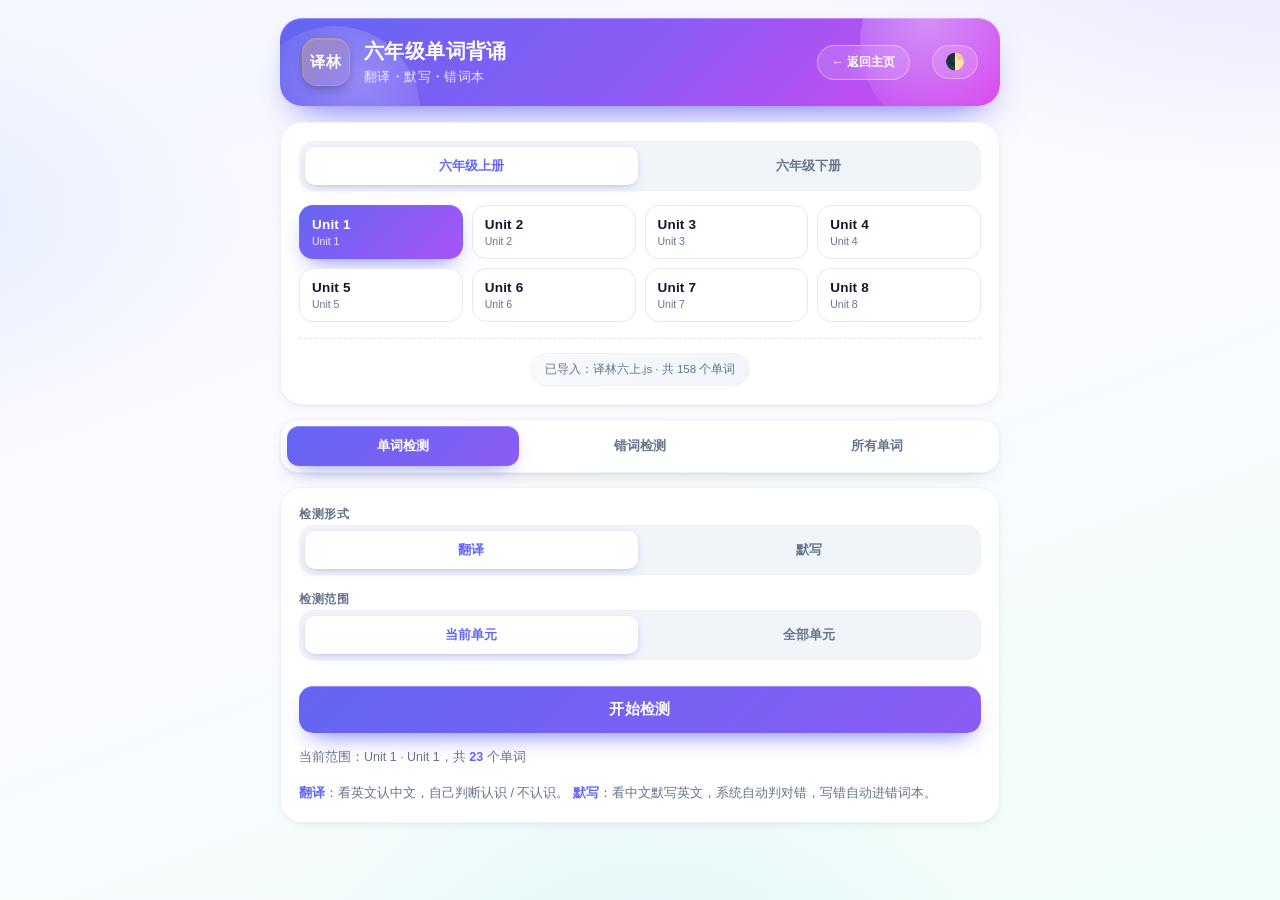
<file: 译林六年级单词.html>
<!DOCTYPE html>
<html lang="zh-CN">
<head>
<meta charset="UTF-8">
<meta name="viewport" content="width=device-width, initial-scale=1.0, viewport-fit=cover">
<title>译林版六年级单词背诵</title>
<style>
*{box-sizing:border-box;margin:0;padding:0;-webkit-tap-highlight-color:transparent}
:root{
  --primary:#6366f1;
  --primary-2:#8b5cf6;
  --primary-3:#d946ef;
  --text:#0f172a;
  --text-2:#334155;
  --muted:#64748b;
  --muted-2:#94a3b8;
  --line:#e5e7eb;
  --line-2:#eef2f7;
  --ok:#10b981;
  --bad:#ef4444;
  --card:#ffffff;
  --r-lg:22px;
  --r-md:16px;
  --r-sm:12px;
  --shadow-1:0 1px 2px rgba(15,23,42,.04),0 1px 3px rgba(15,23,42,.06);
  --shadow-2:0 4px 14px -6px rgba(15,23,42,.10),0 2px 6px -2px rgba(15,23,42,.05);
  --shadow-3:0 22px 44px -22px rgba(99,102,241,.85),0 10px 22px -14px rgba(139,92,246,.55);
}
body.dark{
  --primary:#a78bfa;
  --primary-2:#818cf8;
  --primary-3:#c084fc;
  --text:#e8eaf6;
  --text-2:#c5cae0;
  --muted:#8b91b8;
  --muted-2:#6b719a;
  --line:rgba(255,255,255,0.10);
  --line-2:rgba(255,255,255,0.06);
  --ok:#34d399;
  --bad:#f87171;
  --card:rgba(25,29,50,0.72);
  --shadow-1:0 1px 2px rgba(0,0,0,.2),0 1px 3px rgba(0,0,0,.15);
  --shadow-2:0 8px 24px -10px rgba(0,0,0,.5),0 2px 6px -2px rgba(0,0,0,.3);
  --shadow-3:0 22px 44px -22px rgba(167,139,250,.5),0 10px 22px -14px rgba(129,140,248,.35);
}
body{
  font-family:-apple-system,BlinkMacSystemFont,"Segoe UI","PingFang SC","Hiragino Sans GB","Microsoft YaHei",sans-serif;
  background:
    radial-gradient(900px 500px at 100% -10%,rgba(139,92,246,.14),transparent 55%),
    radial-gradient(700px 400px at -10% 25%,rgba(59,130,246,.10),transparent 55%),
    radial-gradient(700px 700px at 50% 120%,rgba(6,182,212,.10),transparent 55%),
    linear-gradient(160deg,#f5f7ff 0%,#fbfbff 45%,#f0fdfa 100%);
  background-attachment:fixed;
  color:var(--text);
  min-height:100vh;
  padding:18px 14px 60px;
  -webkit-font-smoothing:antialiased;
  -moz-osx-font-smoothing:grayscale;
  transition:background .35s ease,color .35s ease;
}
body.dark{
  background:
    radial-gradient(900px 500px at 100% -10%,rgba(167,139,250,.10),transparent 55%),
    radial-gradient(700px 400px at -10% 25%,rgba(129,140,248,.08),transparent 55%),
    radial-gradient(700px 700px at 50% 120%,rgba(242,183,60,.05),transparent 55%),
    linear-gradient(160deg,#0f1428 0%,#141a33 45%,#0d1220 100%);
}
.app,#practiceView{max-width:720px;margin:0 auto}

/* ---------- Hero ---------- */
.hero{
  position:relative;overflow:hidden;
  background:linear-gradient(135deg,#6366f1 0%,#8b5cf6 50%,#d946ef 100%);
  color:#fff;border-radius:var(--r-lg);
  padding:20px 22px;margin-bottom:16px;
  box-shadow:var(--shadow-3),inset 0 1px 0 rgba(255,255,255,.28);
  transition:background .35s ease,box-shadow .35s ease;
}
.hero::before{
  content:"";position:absolute;right:-50px;top:-70px;width:190px;height:190px;
  background:radial-gradient(circle at 35% 35%,rgba(255,255,255,.38),rgba(255,255,255,0) 70%);
  border-radius:50%;pointer-events:none;
}
.hero::after{
  content:"";position:absolute;left:-30px;bottom:-90px;width:170px;height:170px;
  background:radial-gradient(circle at 65% 30%,rgba(255,255,255,.25),rgba(255,255,255,0) 70%);
  border-radius:50%;pointer-events:none;
}
/* 深色模式下 hero 用半透明玻璃风 */
body.dark .hero{
  background:linear-gradient(135deg,rgba(167,139,250,0.20) 0%,rgba(129,140,248,0.14) 50%,rgba(192,132,252,0.12) 100%);
  border:1px solid rgba(167,139,250,0.25);
  backdrop-filter:blur(16px);-webkit-backdrop-filter:blur(16px);
  box-shadow:
    0 22px 44px -22px rgba(0,0,0,.6),
    0 10px 22px -14px rgba(167,139,250,.25),
    inset 0 1px 0 rgba(255,255,255,.08);
}
body.dark .hero::before{
  background:radial-gradient(circle at 35% 35%,rgba(242,183,60,.20),rgba(255,255,255,0) 70%);
}
.hero-inner{display:flex;align-items:center;gap:14px;position:relative;z-index:1}
.logo{
  width:48px;height:48px;border-radius:15px;
  background:linear-gradient(135deg,rgba(242,183,60,.30),rgba(167,139,250,.20));
  display:flex;align-items:center;justify-content:center;
  font-weight:800;font-size:15px;letter-spacing:1.5px;flex:0 0 auto;
  backdrop-filter:blur(8px);-webkit-backdrop-filter:blur(8px);
  border:1px solid rgba(242,183,60,.35);
  box-shadow:inset 0 1px 0 rgba(255,255,255,.12),0 4px 12px -4px rgba(0,0,0,.4);
  color:#fff;
}
.hero h1{font-size:20px;letter-spacing:.4px;font-weight:800}
.hero p{font-size:12.5px;opacity:.85;margin-top:4px;letter-spacing:.4px}
.hero-back{
  margin-left:auto;flex:0 0 auto;
  border:1px solid rgba(255,255,255,.4);
  background:rgba(255,255,255,.14);
  color:#fff;font-size:12px;font-weight:700;text-decoration:none;
  padding:8px 14px;border-radius:999px;
  backdrop-filter:blur(8px);-webkit-backdrop-filter:blur(8px);
  transition:background .15s ease,transform .12s ease;
}
.hero-back:hover{background:rgba(255,255,255,.28)}
.hero-back:active{transform:scale(.96)}

/* ---------- Panel ---------- */
.panel{
  background:var(--card);
  border-radius:var(--r-lg);
  padding:18px;
  box-shadow:var(--shadow-2);
  margin-bottom:14px;
  border:1px solid var(--line-2);
  backdrop-filter:blur(12px);-webkit-backdrop-filter:blur(12px);
  animation:fadeUp .4s cubic-bezier(.22,.61,.36,1) both;
}
@keyframes fadeUp{
  from{opacity:0;transform:translateY(8px)}
  to{opacity:1;transform:translateY(0)}
}
.field-label,.field{font-size:12px;font-weight:700;color:var(--muted);letter-spacing:.6px;margin-bottom:8px;display:block}
.field+.field{margin-top:16px}
.field .seg{margin-top:2px}

/* ---------- Segmented ---------- */
.seg{display:flex;gap:5px;background:#f1f5f9;padding:5px;border-radius:14px;border:1px solid #eef2f7}
.seg button{
  flex:1;border:0;background:transparent;padding:10px 4px;border-radius:10px;
  font-size:13px;color:var(--muted);font-weight:700;cursor:pointer;
  transition:all .22s cubic-bezier(.22,.61,.36,1);font-family:inherit;white-space:nowrap;
}
.seg button:hover{color:var(--text-2)}
.seg button.active{
  background:#fff;color:var(--primary);
  box-shadow:0 3px 12px -4px rgba(99,102,241,.45),0 1px 3px rgba(15,23,42,.06);
}

/* ---------- Unit chips ---------- */
.unit-grid{display:grid;grid-template-columns:repeat(auto-fill,minmax(150px,1fr));gap:9px;margin-top:14px}
.unit-chip{
  position:relative;overflow:hidden;
  border:1.5px solid var(--line);background:#fff;border-radius:14px;
  padding:11px 12px;cursor:pointer;transition:all .2s cubic-bezier(.22,.61,.36,1);
  text-align:left;font-family:inherit;
}
.unit-chip:hover{border-color:#c7d2fe;transform:translateY(-2px);box-shadow:0 6px 14px -8px rgba(99,102,241,.4)}
.unit-chip:active{transform:scale(.97)}
.unit-chip .u{display:block;font-size:13.5px;font-weight:800;color:var(--text);letter-spacing:.2px}
.unit-chip .t{display:block;font-size:10.5px;color:var(--muted);margin-top:3px;white-space:nowrap;overflow:hidden;text-overflow:ellipsis}
.unit-chip.active{
  border-color:transparent;
  background:linear-gradient(135deg,#6366f1,#8b5cf6 55%,#a855f7);
  box-shadow:0 10px 22px -10px rgba(99,102,241,.9);
}
.unit-chip.active .u,.unit-chip.active .t{color:#fff}
.unit-chip.active .t{opacity:.88}

/* ---------- 词库状态行 ---------- */
.lib-row{
  display:flex;align-items:center;justify-content:center;gap:10px;
  margin-top:16px;padding-top:14px;border-top:1px dashed var(--line);
}
.lib-status{
  font-size:11.5px;color:var(--muted);line-height:1.5;text-align:center;
  padding:7px 14px;border-radius:999px;
  background:linear-gradient(135deg,#f8fafc,#f1f5f9);
  border:1px solid #eef2f7;max-width:100%;word-break:break-word;
}
.lib-status b{color:var(--primary);font-weight:800}
.lib-btn{
  font-size:11.5px;font-weight:700;color:var(--primary);background:#eef2ff;
  padding:7px 12px;border-radius:9px;cursor:pointer;flex:0 0 auto;
  border:0;font-family:inherit;transition:.15s;display:inline-block;
}
.lib-btn:active{background:#ddd6fe}

/* ---------- Tabs ---------- */
.tabs{
  display:flex;gap:5px;background:#fff;padding:6px;border-radius:18px;
  margin-bottom:14px;
  box-shadow:0 8px 24px -16px rgba(15,23,42,.35),0 1px 3px rgba(15,23,42,.05);
  border:1px solid var(--line-2);
}
.tabs button{
  flex:1;border:0;background:transparent;padding:11px 2px;border-radius:12px;
  font-size:13px;font-weight:700;color:var(--muted);cursor:pointer;
  font-family:inherit;transition:all .22s cubic-bezier(.22,.61,.36,1);
}
.tabs button:hover{color:var(--text-2)}
.tabs button.active{
  background:linear-gradient(135deg,#6366f1,#8b5cf6);
  color:#fff;
  box-shadow:0 8px 20px -10px rgba(99,102,241,.9),inset 0 1px 0 rgba(255,255,255,.25);
}
.badge{
  display:inline-block;min-width:17px;padding:0 5px;height:17px;line-height:17px;
  border-radius:9px;background:#ef4444;color:#fff;font-size:10.5px;
  margin-left:3px;vertical-align:1px;font-weight:700;
  box-shadow:0 2px 6px -2px rgba(239,68,68,.6);
}

/* ---------- Buttons ---------- */
.btn{
  border:0;border-radius:14px;padding:14px 18px;font-size:14.5px;font-weight:700;
  cursor:pointer;font-family:inherit;
  transition:transform .12s ease,box-shadow .2s ease,background .2s ease;
  width:100%;letter-spacing:.3px;
}
.btn:active{transform:scale(.98)}
.btn-primary{
  background:linear-gradient(135deg,#6366f1,#8b5cf6);
  color:#fff;
  box-shadow:0 12px 24px -12px rgba(99,102,241,1),inset 0 1px 0 rgba(255,255,255,.25);
}
.btn-primary:hover{box-shadow:0 16px 30px -14px rgba(99,102,241,1)}
.btn-ok{
  background:linear-gradient(135deg,#10b981,#059669);
  color:#fff;
  box-shadow:0 12px 24px -12px rgba(16,185,129,1),inset 0 1px 0 rgba(255,255,255,.25);
}
.btn-bad{
  background:linear-gradient(135deg,#f87171,#ef4444);
  color:#fff;
  box-shadow:0 12px 24px -12px rgba(239,68,68,1),inset 0 1px 0 rgba(255,255,255,.25);
}
.btn-ghost{background:#f1f5f9;color:#475569;border:1px solid #e5e7eb}
.btn-ghost:hover{background:#e2e8f0}
.hint{font-size:12.5px;color:var(--muted);margin-top:14px;line-height:1.7}
.hint b{color:var(--primary);font-weight:800}
.start-btn{margin-top:18px}

/* ---------- Word list ---------- */
.unit-block{margin-bottom:22px}
.unit-head{
  font-size:12.5px;font-weight:800;color:var(--primary);padding:10px 14px;
  background:linear-gradient(135deg,#eef2ff,#f5f3ff);border-radius:12px;
  margin-bottom:8px;position:sticky;top:6px;z-index:3;
  border:1px solid #e0e7ff;
  box-shadow:0 4px 12px -8px rgba(99,102,241,.35);
  backdrop-filter:blur(8px);-webkit-backdrop-filter:blur(8px);
}
.word-row{
  display:flex;align-items:center;gap:9px;padding:10px 10px;
  border-radius:12px;transition:background .15s ease;
}
.word-row:hover{background:#f8fafc}
.word-row.in-wrong{background:linear-gradient(90deg,#fef2f2,#fff5f5)}
.wr-l{flex:0 0 auto;max-width:46%;min-width:0}
.wr-w{font-weight:700;font-size:14.5px;display:block;word-break:break-word;line-height:1.25}
.wr-p{font-size:10.5px;color:var(--muted-2);display:block;margin-top:2px;word-break:break-word}
.wr-m{flex:1;font-size:12.5px;color:#475569;text-align:right;line-height:1.4;word-break:break-word}
.spk{
  border:0;background:#eef2ff;color:#6366f1;width:30px;height:30px;border-radius:50%;
  cursor:pointer;font-size:12px;flex:0 0 auto;display:flex;align-items:center;
  justify-content:center;transition:all .15s ease;
}
.spk:hover{background:#e0e7ff;transform:scale(1.05)}
.spk:active{background:#ddd6fe;transform:scale(.92)}

/* ---------- Practice ---------- */
.p-top{display:flex;justify-content:space-between;align-items:center;gap:8px;margin-bottom:12px}
.p-exit{
  border:0;background:#fff;color:var(--muted);padding:9px 14px;border-radius:12px;
  font-size:12.5px;cursor:pointer;font-family:inherit;font-weight:700;
  box-shadow:0 3px 12px -6px rgba(15,23,42,.3);flex:0 0 auto;
  transition:all .15s ease;border:1px solid var(--line-2);
}
.p-exit:hover{color:var(--text);background:#f8fafc}
.p-mode-tag{
  font-size:11px;font-weight:700;color:var(--primary);background:#eef2ff;
  padding:7px 12px;border-radius:10px;white-space:nowrap;overflow:hidden;
  text-overflow:ellipsis;border:1px solid #e0e7ff;
}
.p-progress{font-size:12.5px;color:var(--muted);font-weight:800;flex:0 0 auto;font-variant-numeric:tabular-nums}
.p-bar{height:6px;background:#e2e8f0;border-radius:4px;overflow:hidden;margin-bottom:16px}
.p-bar i{
  display:block;height:100%;border-radius:4px;
  background:linear-gradient(90deg,#6366f1,#a855f7);
  transition:width .4s cubic-bezier(.22,.61,.36,1);
  box-shadow:0 0 12px rgba(139,92,246,.5);
}
.practice-card{
  background:#fff;border-radius:24px;padding:28px 22px 24px;
  box-shadow:0 20px 48px -24px rgba(15,23,42,.55),0 4px 12px -6px rgba(15,23,42,.08);
  text-align:center;border:1px solid var(--line-2);
  animation:fadeUp .35s cubic-bezier(.22,.61,.36,1) both;
}
.p-word{
  font-size:clamp(28px,9vw,44px);font-weight:800;letter-spacing:-.5px;line-height:1.15;
  word-break:break-word;
  background:linear-gradient(135deg,#1e293b,#4f46e5);
  -webkit-background-clip:text;background-clip:text;-webkit-text-fill-color:transparent;
}
.p-phon{font-size:15px;color:var(--muted);margin-top:10px;word-break:break-word}
.p-zh{font-size:clamp(20px,6.5vw,28px);font-weight:800;line-height:1.5;word-break:break-word;color:#1e293b}
.p-speak{
  margin-top:18px;border:0;background:#eef2ff;color:#6366f1;padding:10px 20px;
  border-radius:12px;font-size:13px;font-weight:700;cursor:pointer;font-family:inherit;
  transition:all .15s ease;border:1px solid #e0e7ff;
}
.p-speak:hover{background:#e0e7ff}
.p-speak:active{background:#ddd6fe;transform:scale(.97)}
.p-verdict{font-size:17px;font-weight:800;margin-top:20px;letter-spacing:.4px}
.p-verdict.ok{color:#059669}
.p-verdict.bad{color:#dc2626}
.p-verdict small{display:block;font-size:11.5px;font-weight:600;opacity:.7;margin-top:5px;letter-spacing:0}
.p-answer{
  margin-top:18px;padding:16px;border-radius:16px;
  background:linear-gradient(135deg,#ecfdf5,#f0fdf4);
  color:#065f46;font-size:17px;font-weight:700;line-height:1.5;
  border:1.5px solid #a7f3d0;word-break:break-word;
  box-shadow:0 6px 16px -10px rgba(16,185,129,.5);
}
.p-ans-label{display:block;font-size:10.5px;color:#059669;font-weight:700;letter-spacing:1.5px;margin-bottom:6px;opacity:.85}
.p-phon-in{font-size:12.5px;color:#059669;font-weight:500;opacity:.8}
.p-yours{
  margin-top:16px;font-size:13.5px;color:var(--muted);
  padding:11px 14px;background:#f8fafc;border-radius:12px;
  border:1.5px dashed #cbd5e1;word-break:break-word;
}
.p-yours b{color:#334155;font-size:16px}
.p-yours.err{background:#fef2f2;border-color:#fecaca}
.p-yours.err b{color:#dc2626}
.p-input{
  width:100%;margin-top:24px;padding:16px;border-radius:16px;
  border:2px solid #e2e8f0;font-size:19px;font-family:inherit;text-align:center;
  outline:none;transition:all .2s ease;color:#0f172a;background:#f8fafc;letter-spacing:.5px;
}
.p-input:focus{
  border-color:#818cf8;background:#fff;
  box-shadow:0 0 0 4px rgba(129,140,248,.16),0 4px 12px -6px rgba(99,102,241,.35);
}
.p-input::placeholder{font-size:14px;color:#94a3b8;letter-spacing:0}
.p-actions{display:grid;gap:10px;margin-top:24px}

/* ---------- Done ---------- */
.done-card{padding:36px 22px 28px}
.done-emoji{font-size:56px;line-height:1;margin-bottom:14px;animation:pop .5s cubic-bezier(.34,1.56,.64,1) both}
@keyframes pop{0%{transform:scale(.3);opacity:0}100%{transform:scale(1);opacity:1}}
.done-card h2{font-size:20px;font-weight:800;margin-bottom:24px;letter-spacing:.3px}
.done-stats{display:flex;justify-content:center;gap:12px;margin-bottom:10px}
.done-stats>div{
  flex:1;background:linear-gradient(135deg,#f8fafc,#f1f5f9);
  border-radius:16px;padding:16px 6px;border:1px solid #eef2f7;
}
.done-stats b{display:block;font-size:24px;font-weight:800;color:var(--primary);line-height:1.15;font-variant-numeric:tabular-nums}
.done-stats div:nth-child(2) b{color:var(--bad)}
.done-stats div:nth-child(3) b{color:var(--ok)}
.done-stats span{display:block;font-size:11.5px;color:var(--muted);margin-top:6px;font-weight:600}
.done-hint{font-size:12.5px;color:var(--muted);margin-top:16px}

@media (max-width:380px){
  .seg button{font-size:12px;padding:9px 2px}
  .tabs button{font-size:12px}
  .unit-grid{grid-template-columns:repeat(2,1fr)}
  .panel{padding:16px}
  .practice-card{padding:24px 18px 22px}
}

/* ---------- 深色模式切换按钮 ---------- */
.dark-toggle{
  cursor:pointer;background:rgba(255,255,255,.14);border:1px solid rgba(255,255,255,.35);
  color:#fff;font-size:16px;padding:8px 12px;border-radius:999px;
  backdrop-filter:blur(8px);-webkit-backdrop-filter:blur(8px);
  transition:background .15s ease,transform .12s ease;line-height:1;
  margin-left:8px;flex:0 0 auto;
}
.dark-toggle:hover{background:rgba(255,255,255,.28)}
.dark-toggle:active{transform:scale(.94)}

/* ---------- 深色模式组件覆盖 ---------- */
body.dark .panel{background:var(--card);backdrop-filter:blur(12px);-webkit-backdrop-filter:blur(12px)}
body.dark .seg{background:rgba(255,255,255,0.04);border-color:var(--line-2)}
body.dark .seg button.active{background:linear-gradient(135deg,rgba(167,139,250,0.35),rgba(129,140,248,0.25));color:#fff;box-shadow:0 3px 12px -4px rgba(167,139,250,.4),inset 0 1px 0 rgba(255,255,255,.1)}
body.dark .unit-chip{background:rgba(255,255,255,0.03)}
body.dark .unit-chip:hover{border-color:rgba(167,139,250,0.45);box-shadow:0 8px 18px -8px rgba(167,139,250,.4),0 0 12px rgba(167,139,250,.08)}
body.dark .unit-chip.active{background:linear-gradient(135deg,rgba(167,139,250,0.50),rgba(129,140,248,0.40) 55%,rgba(192,132,252,0.45));box-shadow:0 10px 22px -10px rgba(167,139,250,.5),0 0 16px rgba(167,139,250,.12)}
body.dark .lib-status{background:rgba(255,255,255,0.04);border-color:var(--line-2)}
body.dark .lib-btn{background:rgba(167,139,250,0.15);border:1px solid rgba(167,139,250,0.2)}
body.dark .lib-btn:active{background:rgba(167,139,250,0.30)}
body.dark .tabs{background:rgba(255,255,255,0.03);box-shadow:0 8px 24px -16px rgba(0,0,0,.5);backdrop-filter:blur(10px);-webkit-backdrop-filter:blur(10px)}
body.dark .tabs button.active{background:linear-gradient(135deg,rgba(167,139,250,0.45),rgba(129,140,248,0.35));box-shadow:0 8px 20px -10px rgba(167,139,250,.5),inset 0 1px 0 rgba(255,255,255,.12)}
body.dark .btn-ghost{background:rgba(255,255,255,0.05);color:var(--text-2);border-color:var(--line)}
body.dark .btn-ghost:hover{background:rgba(255,255,255,0.10)}
body.dark .unit-head{background:linear-gradient(135deg,rgba(167,139,250,0.12),rgba(129,140,248,0.08));border-color:rgba(167,139,250,0.2);box-shadow:0 4px 12px -8px rgba(167,139,250,.35)}
body.dark .word-row:hover{background:rgba(255,255,255,0.04)}
body.dark .word-row.in-wrong{background:linear-gradient(90deg,rgba(248,113,113,0.10),rgba(248,113,113,0.05))}
body.dark .wr-m{color:var(--text-2)}
body.dark .spk{background:rgba(167,139,250,0.15);color:var(--primary)}
body.dark .spk:hover{background:rgba(167,139,250,0.28)}
body.dark .p-exit{background:rgba(255,255,255,0.06);box-shadow:0 3px 12px -6px rgba(0,0,0,.4)}
body.dark .p-exit:hover{background:rgba(255,255,255,0.10)}
body.dark .p-mode-tag{background:rgba(167,139,250,0.15);border-color:rgba(167,139,250,0.2)}
body.dark .p-bar{background:rgba(255,255,255,0.08)}
body.dark .practice-card{background:var(--card);backdrop-filter:blur(12px);-webkit-backdrop-filter:blur(12px);box-shadow:0 20px 48px -24px rgba(0,0,0,.6)}
body.dark .p-word{background:linear-gradient(135deg,#e8eaf6,#a78bfa)}
body.dark .p-zh{color:var(--text)}
body.dark .p-speak{background:rgba(167,139,250,0.15);border-color:rgba(167,139,250,0.2);color:var(--primary)}
body.dark .p-speak:hover{background:rgba(167,139,250,0.28)}
body.dark .p-answer{background:linear-gradient(135deg,rgba(52,211,153,0.12),rgba(16,185,129,0.08));color:#6ee7b7;border-color:rgba(52,211,153,0.3);box-shadow:0 6px 16px -10px rgba(52,211,153,.3)}
body.dark .p-ans-label{color:#6ee7b7}
body.dark .p-phon-in{color:#6ee7b7}
body.dark .p-yours{background:rgba(255,255,255,0.04);border-color:var(--line)}
body.dark .p-yours b{color:var(--text-2)}
body.dark .p-yours.err{background:rgba(248,113,113,0.10);border-color:rgba(248,113,113,0.3)}
body.dark .p-yours.err b{color:var(--bad)}
body.dark .p-input{background:rgba(255,255,255,0.05);border-color:var(--line);color:var(--text)}
body.dark .p-input:focus{background:rgba(255,255,255,0.08);border-color:var(--primary);box-shadow:0 0 0 4px rgba(167,139,250,.16)}
body.dark .p-input::placeholder{color:var(--muted-2)}
body.dark .done-stats>div{background:rgba(255,255,255,0.04);border-color:var(--line-2)}
</style>
<script src="user.js"></script>
</head>
<body>

<div class="app" id="mainView">
  <header class="hero">
    <div class="hero-inner">
      <div class="logo">译林</div>
      <div>
        <h1>六年级单词背诵</h1>
        <p>翻译・默写・错词本</p>
      </div>
      <a class="hero-back" href="index.html">← 返回主页</a>
      <button class="dark-toggle" id="darkToggle" title="切换深色/浅色模式">🌓</button>
    </div>
  </header>

  <section class="panel">
    <div class="seg" id="bookSeg">
      <button data-book="A" class="active">六年级上册</button>
      <button data-book="B">六年级下册</button>
    </div>
    <div class="unit-grid" id="unitChips"></div>
    <div class="lib-row">
      <div class="lib-status" id="libStatus">正在加载词库…</div>
    </div>
  </section>

  <nav class="tabs" id="tabs">
    <button data-tab="test" class="active">单词检测</button>
    <button data-tab="wrong">错词检测<span class="badge" id="wrongBadge" style="display:none">0</span></button>
    <button data-tab="all">所有单词</button>
  </nav>

  <section class="panel" id="panel-test">
    <div class="field">
      检测形式
      <div class="seg" id="modeSeg">
        <button data-mode="en2zh" class="active">翻译</button>
        <button data-mode="zh2en">默写</button>
      </div>
    </div>
    <div class="field">
      检测范围
      <div class="seg" id="scopeSeg">
        <button data-scope="unit" class="active">当前单元</button>
        <button data-scope="all">全部单元</button>
      </div>
    </div>
    <button class="btn btn-primary start-btn" id="startTest">开始检测</button>
    <p class="hint" id="testHint">当前范围：Unit 1，共 0 个单词</p>
    <p class="hint">
      <b>翻译</b>：看英文认中文，自己判断认识 / 不认识。
      <b>默写</b>：看中文默写英文，系统自动判对错，写错自动进错词本。
    </p>
  </section>

  <section class="panel" id="panel-wrong" hidden>
    <div class="field">
      每组数量
      <div class="seg" id="sizeSeg">
        <button data-size="20" class="active">20 个</button>
        <button data-size="40">40 个</button>
        <button data-size="60">60 个</button>
        <button data-size="0">全部</button>
      </div>
    </div>
    <div class="field">
      检测形式
      <div class="seg" id="wmodeSeg">
        <button data-mode="en2zh" class="active">翻译</button>
        <button data-mode="zh2en">默写</button>
      </div>
    </div>
    <button class="btn btn-primary start-btn" id="startWrong">开始检测</button>
    <p class="hint" id="wrongCount"></p>
    <p class="hint">💡 在错词检测中答对（翻译选「认识」/ 默写正确）的单词会自动从错词本移除。</p>
    <button class="btn btn-ghost" id="clearWrong" style="margin-top:12px">清空本册错词本</button>
  </section>

  <section class="panel" id="panel-all" hidden>
    <div id="wordList"></div>
  </section>
</div>

<section id="practiceView" hidden></section>

<!-- ===== 词库数据文件：必须放在主脚本之前 ===== -->
<script src="译林六上.js"></script>

<script>
/* =========================================================
   译林版六年级单词背诵
   ---------------------------------------------------------
   词库来源（按优先级）：
     1. 同目录 .js 数据文件（译林六上.js）→ file:// 也能用
     2. 代码里预留的 YILIN_TEXT
     3. 同目录 .txt（fetch，http/https 环境；file:// 会被拦截）
     4. 浏览器缓存（localStorage）
     5. 手动点「导入 .txt」
   本 HTML 不内置任何单词，全部来自外部文件。
   ========================================================= */
window.YILIN_TEXT = ``;   /* 预留：想直接粘贴文本时填这里，正常留空 */

/* 自动尝试 fetch 的 txt 文件名（与 html 放同一目录） */
var WORD_TXT_FILES = [
  { file: "译林六上.txt", book: "A" }
];

window.YILIN = null;

(function(){
"use strict";

const $  = (s, r) => (r || document).querySelector(s);
const $$ = (s, r) => Array.prototype.slice.call((r || document).querySelectorAll(s));

function esc(s){
  return String(s == null ? "" : s).replace(/[&<>"']/g, function(c){
    return {"&":"&amp;","<":"&lt;",">":"&gt;",'"':"&quot;","'":"&#39;"}[c];
  });
}
function shuffle(arr){
  const a = arr.slice();
  for(let i=a.length-1;i>0;i--){
    const j = Math.floor(Math.random()*(i+1));
    const t = a[i]; a[i]=a[j]; a[j]=t;
  }
  return a;
}
function normalize(s){
  return String(s == null ? "" : s)
    .replace(/[\u2018\u2019\u02BC`]/g, "'")
    .replace(/\u00A0/g, " ")
    .trim()
    .replace(/\s+/g, " ")
    .toLowerCase();
}
function speak(text){
  if(!("speechSynthesis" in window)) return;
  try{
    window.speechSynthesis.cancel();
    const u = new SpeechSynthesisUtterance(text);
    u.lang = "en-US"; u.rate = 0.85; u.pitch = 1;
    window.speechSynthesis.speak(u);
  }catch(e){}
}

/* =========================================================
   词库解析
   ========================================================= */
const BOOK_NAMES = { A:"六年级上册", B:"六年级下册" };

function cleanMeaning(m){
  return String(m || "").trim().replace(/\s*[\(（]\s*\d+\s*[\)）]\s*$/, "").trim();
}

function movePosToMeaning(w, m){
  const mm = w.match(/\s+(n\.|adj\.|adv\.|vt\.|vi\.|v\.|prep\.|pron\.|det\.|conj\.|excl\.|abbr\.|num\.|modal\s+v\.|linking\s+v\.)$/i);
  if(mm){
    return { w: w.slice(0, w.length - mm[0].length).trim(), m: mm[1] + " " + m };
  }
  return { w: w, m: m };
}

function parseWordLine(rawLine){
  let s = String(rawLine).trim().replace(/^\*+/, "").trim();
  if(!s) return null;

  let w = "", p = "", m = "";

  const ph = s.match(/\/[^\/]*\//);
  if(ph){
    const idx = s.indexOf(ph[0]);
    w = s.slice(0, idx).trim();
    p = ph[0];
    m = s.slice(idx + ph[0].length).trim();
  }else{
    const cj = s.match(/[\u4e00-\u9fff]/);
    if(cj){
      const i = s.indexOf(cj[0]);
      w = s.slice(0, i).trim();
      m = s.slice(i).trim();
    }else{
      const m2 = s.match(/^(\S+)\s+(.+)$/);
      if(m2){ w = m2[1]; m = m2[2]; }
      else { w = s; m = ""; }
    }
  }

  w = w.replace(/^[*\s]+/, "").trim();
  m = m.replace(/\s*[\(（]\s*\d+\s*[\)）]\s*$/, "").trim();
  if(!w) return null;

  const fixed = movePosToMeaning(w, m);
  return { w: fixed.w, p: p, m: fixed.m };
}

function isContinuation(line){
  return /^(n\.|adj\.|adv\.|vt\.|vi\.|prep\.|pron\.|det\.|conj\.|excl\.|abbr\.|num\.|modal\s+v\.|link(?:ing)?\s*v\.|v\.)\s/i.test(line);
}

function parseWordsText(text, forcedBook){
  const lines = String(text).replace(/\r\n?/g, "\n").split("\n");
  const result = {
    A: { name: BOOK_NAMES.A, units: [] },
    B: { name: BOOK_NAMES.B, units: [] }
  };
  let curBook = null, curUnit = null;

  function flush(){
    if(curBook && curUnit && curUnit.words.length){
      result[curBook].units.push(curUnit);
    }
    curUnit = null;
  }

  for(let i=0;i<lines.length;i++){
    const rawLine = lines[i];
    const line = rawLine.trim();
    if(!line) continue;

        /* ---- 单元标题行 ---- */
    let full = null;
    if(line.charAt(0) === "["){
      const end = line.indexOf("]");
      if(end > 0){
        const head = line.slice(1, end).trim();
        const rest = line.slice(end + 1).trim();
        const t = head + (rest ? " " + rest : "");
        if(/unit|单元/i.test(t)) full = t;
      }
    }else if(line.charAt(0) === "#"){
      const t = line.replace(/^#+\s*/, "").trim();
      if(/unit|单元/i.test(t)) full = t;
    }

    if(full !== null){
      let book = curBook;
      if(/下册|六下|六年级下/.test(full))       book = "B";
      else if(/上册|六上|六年级上/.test(full))  book = "A";
      else{
        const mb = full.match(/^([AB])(?![a-zA-Z])/i);
        if(mb) book = mb[1].toUpperCase();
      }
      if(forcedBook) book = forcedBook;
      if(!book) book = "A";

      let uNo = null;
      const nm = full.match(/(\d+)/);
      if(nm) uNo = parseInt(nm[1], 10);
      if(!uNo) uNo = result[book].units.length + 1;

      let uTitle = full
        .replace(/^(八年级|六年级)?[上下]册?/, "")
        .replace(/^[八六][上下]/, "")
        .replace(/^[AB](?![a-zA-Z])/i, "")
        .replace(/unit/i, "")
        .replace(/第/g, "")
        .replace(/单元/g, "")
        .replace(/[\s\-:：|,，、]+/g, " ")
        .trim();
      uTitle = uTitle.replace(/^\d+\s*/, "").trim();

      flush();
      curBook = book;
      curUnit = { u: uNo, title: uTitle || ("Unit " + uNo), words: [] };
      continue;
    }

    /* ---- 跳过注释行 ---- */
    if(line.charAt(0) === "#" || line.charAt(0) === "/" || line.charAt(0) === ";"
       || line.charAt(0) === ">" || line.charAt(0) === "注") continue;

    if(!curUnit){
      curBook = curBook || "A";
      curUnit = { u: 1, title: "Unit 1", words: [] };
    }

    /* ---- 缩进的续行（词性开头）并入上一个单词 ---- */
    const isIndented = /^[ \t\u3000]/.test(rawLine);
    if(isIndented && isContinuation(line) && curUnit.words.length){
      const prev = curUnit.words[curUnit.words.length - 1];
      const add = cleanMeaning(line);
      if(prev && add && prev.m.indexOf(add) === -1){
        prev.m = (prev.m ? prev.m + "；" : "") + add;
      }
      continue;
    }

    const w = parseWordLine(line);
    if(w && w.w){
      curUnit.words.push(w);
    }
  }

  flush();

  const total = result.A.units.length + result.B.units.length;
  if(!total) return null;
  return result;
}

function countWords(data){
  if(!data) return 0;
  let n = 0;
  ["A","B"].forEach(function(b){
    if(data[b] && data[b].units){
      data[b].units.forEach(function(u){ n += u.words.length; });
    }
  });
  return n;
}

/* =========================================================
   词库合并（按单元号去重）
   ========================================================= */
function addUnits(merged, book, units){
  if(!units || !units.length) return 0;
  let added = 0;
  units.forEach(function(u){
    const idx = merged[book].units.findIndex(function(x){ return x.u === u.u; });
    if(idx >= 0){
      merged[book].units[idx] = u;
    }else{
      merged[book].units.push(u);
      added++;
    }
  });
  merged[book].units.sort(function(a,b){ return a.u - b.u; });
  return added;
}

/* =========================================================
   错词本
   ========================================================= */
const WKEY = "yilin6_wrongbook_v1";
let wrongBook = [];
try{
  const raw = localStorage.getItem(WKEY);
  const parsed = raw ? JSON.parse(raw) : [];
  if(Array.isArray(parsed)) wrongBook = parsed;
}catch(e){ wrongBook = []; }

function wId(o){ return o.b + "|" + o.u + "|" + o.w; }
function hasWrong(o){ return wrongBook.some(function(x){ return wId(x) === wId(o); }); }
function persistWrong(){ try{ localStorage.setItem(WKEY, JSON.stringify(wrongBook)); }catch(e){} }
function addWrong(o){
  if(hasWrong(o)) return;
  wrongBook.push({ b:o.b, u:o.u, w:o.w, p:o.p || "", m:o.m || "" });
  persistWrong();
  renderBadge();
}
function delWrong(o){
  const id = wId(o);
  const before = wrongBook.length;
  wrongBook = wrongBook.filter(function(x){ return wId(x) !== id; });
  if(wrongBook.length !== before){ persistWrong(); renderBadge(); }
}

/* =========================================================
   全局状态
   ========================================================= */
const state = {
  book: "A",
  unit: 1,
  tab: "test",
  testMode: "en2zh",
  testScope: "unit",
  wrongMode: "en2zh",
  wrongSize: 20,
  session: null,
  libLabel: "未加载词库"
};

/* =========================================================
   数据查询
   ========================================================= */
function bookName(b){
  return (YILIN && YILIN[b] && YILIN[b].name) || BOOK_NAMES[b] || "";
}
function unitsOf(book){
  const bk = (YILIN && YILIN[book]);
  return (bk && bk.units) ? bk.units : [];
}
function unitWords(book, unitNo){
  const u = unitsOf(book).filter(function(x){ return x.u === unitNo; })[0];
  if(!u) return [];
  return u.words.map(function(w){ return { b:book, u:unitNo, w:w.w, p:w.p, m:w.m }; });
}
function bookWords(book){
  const out = [];
  unitsOf(book).forEach(function(u){
    u.words.forEach(function(w){
      out.push({ b:book, u:u.u, w:w.w, p:w.p, m:w.m });
    });
  });
  return out;
}
function bookWrongCount(book){
  return wrongBook.filter(function(x){ return x.b === book; }).length;
}

/* =========================================================
   首页渲染
   ========================================================= */
function renderUnits(){
  const box = $("#unitChips");
  if(!box) return;
  const units = unitsOf(state.book);
  if(!units.length){
    box.innerHTML = '<p class="hint" style="grid-column:1/-1;margin:6px 0">' +
      '该册暂无单词数据。请确认 <b>译林六上.js</b> 与本页面在同一文件夹，' +
      '或点右上角「导入 .txt」手动选择。</p>';
    return;
  }
  let html = "";
  units.forEach(function(u){
    html += '<button type="button" class="unit-chip' +
      (u.u === state.unit ? " active" : "") + '" data-unit="' + u.u + '">' +
      '<span class="u">Unit ' + u.u + '</span>' +
      '<span class="t">' + esc(u.title) + '</span>' +
      '</button>';
  });
  box.innerHTML = html;
}

function renderBadge(){
  const el = $("#wrongBadge");
  if(!el) return;
  const n = bookWrongCount(state.book);
  el.textContent = n;
  el.style.display = n > 0 ? "inline-block" : "none";
}

function updateWrongCount(){
  const el = $("#wrongCount");
  if(!el) return;
  const n = bookWrongCount(state.book);
  el.innerHTML = "当前错词本（" + esc(bookName(state.book)) + "）：<b>" + n + "</b> 个";
}

function updateTestHint(){
  const el = $("#testHint");
  if(!el) return;
  let count = 0, desc = "—";
  if(state.testScope === "unit"){
    const u = unitsOf(state.book).filter(function(x){ return x.u === state.unit; })[0];
    count = u ? u.words.length : 0;
    desc = "Unit " + state.unit + (u && u.title ? " · " + u.title : "");
  }else{
    count = bookWords(state.book).length;
    desc = bookName(state.book) + " 全部单元";
  }
  el.innerHTML = "当前范围：" + esc(desc) + "，共 <b>" + count + "</b> 个单词";
}

function updateLibStatus(){
  const el = $("#libStatus");
  if(!el) return;
  const n = countWords(YILIN);
  if(!n){
    el.innerHTML = "未加载词库 · 请检查 译林六上.js";
  }else{
    el.textContent = state.libLabel + " · 共 " + n + " 个单词";
  }
}

function renderAllWords(){
  const box = $("#wordList");
  if(!box) return;
  const units = unitsOf(state.book);
  if(!units.length){
    box.innerHTML = '<p class="hint">该册暂无单词数据。</p>';
    return;
  }
  /* 只渲染当前选中单元，随单元芯片点击切换 */
  const u = units.filter(function(x){ return x.u === state.unit; })[0] || units[0];
  let html = '<div class="unit-block">';
  html += '<div class="unit-head">Unit ' + u.u + ' · ' + esc(u.title) + '</div>';
  u.words.forEach(function(w){
    const isWrong = hasWrong({ b:state.book, u:u.u, w:w.w });
    html += '<div class="word-row' + (isWrong ? " in-wrong" : "") + '">' +
              '<div class="wr-l">' +
                '<span class="wr-w">' + esc(w.w) + '</span>' +
                '<span class="wr-p">' + esc(w.p || "") + '</span>' +
              '</div>' +
              '<div class="wr-m">' + esc(w.m) + '</div>' +
              '<button class="spk" data-say="' + esc(w.w) + '" title="朗读">🔊</button>' +
            '</div>';
  });
  html += '</div>';
  box.innerHTML = html;
}

/* =========================================================
   应用词库
   ========================================================= */
function applyExternalData(data, label){
  if(!data) return false;
  if(!data.A) data.A = { name: BOOK_NAMES.A, units: [] };
  if(!data.B) data.B = { name: BOOK_NAMES.B, units: [] };
  data.A.name = data.A.name || BOOK_NAMES.A;
  data.B.name = data.B.name || BOOK_NAMES.B;

  window.YILIN = data;
  state.libLabel = label || "外部词库";

  $$("#bookSeg button").forEach(function(b){
    b.classList.toggle("active", b.dataset.book === state.book);
  });

  const units = unitsOf(state.book);
  state.unit = units.length ? units[0].u : 1;

  renderUnits();
  renderBadge();
  updateWrongCount();
  updateTestHint();
  updateLibStatus();
  renderAllWords();
  return true;
}

/* =========================================================
   练习会话
   ========================================================= */
function startSession(opts){
  state.session = {
    type: opts.type,
    mode: opts.mode,
    list: opts.list.slice(),
    cfg: opts.cfg || {},
    idx: 0,
    stage: 0,
    marked: false,
    input: "",
    correct: null,
    spokenIdx: -1,
    timer: null,
    stats: { right: 0, wrong: 0 }
  };
  $("#mainView").hidden = true;
  $("#practiceView").hidden = false;
  renderPractice();
  window.scrollTo(0, 0);
}

function exitPractice(){
  const s = state.session;
  if(s && s.timer) clearTimeout(s.timer);
  state.session = null;
  $("#practiceView").hidden = true;
  $("#practiceView").innerHTML = "";
  $("#mainView").hidden = false;
  renderBadge();
  updateWrongCount();
  renderAllWords();
  window.scrollTo(0, 0);
}

function nextWord(){
  const s = state.session;
  if(!s) return;
  if(s.timer){ clearTimeout(s.timer); s.timer = null; }
  s.idx++;
  s.stage = 0;
  s.marked = false;
  s.input = "";
  s.correct = null;
  renderPractice();
}

function restartSession(){
  const s = state.session;
  if(!s) return;
  const cfg = s.cfg || {};
  if(s.type === "wrong"){
    let pool = wrongBook.filter(function(x){ return x.b === cfg.book; });
    if(!pool.length){ exitPractice(); return; }
    let list = shuffle(pool);
    if(cfg.size > 0) list = list.slice(0, cfg.size);
    startSession({ type:"wrong", mode:cfg.mode, list:list, cfg:cfg });
  }else{
    const list = cfg.scope === "unit"
      ? unitWords(cfg.book, cfg.unit)
      : bookWords(cfg.book);
    if(!list.length){ exitPractice(); return; }
    startSession({ type:"test", mode:cfg.mode, list:list, cfg:cfg });
  }
}

function doneHTML(){
  const s = state.session;
  const right = s.stats.right;
  const wrong = s.stats.wrong;
  const total = right + wrong;
  const pct = total ? Math.round(right / total * 100) : 0;
  const emoji = pct >= 90 ? "🏆" : pct >= 70 ? "🎉" : pct >= 50 ? "💪" : "📚";
  const remain = bookWrongCount(state.book);
  return '' +
    '<div class="p-top">' +
      '<button class="p-exit" data-act="exit">✕ 退出</button>' +
      '<span class="p-mode-tag">' + (s.type === "wrong" ? "错词检测" : "单词检测") + '</span>' +
      '<span class="p-progress">完成</span>' +
    '</div>' +
    '<div class="practice-card done-card">' +
      '<div class="done-emoji">' + emoji + '</div>' +
      '<h2>本组完成</h2>' +
      '<div class="done-stats">' +
        '<div><b>' + right + '</b><span>答对</span></div>' +
        '<div><b>' + wrong + '</b><span>答错</span></div>' +
        '<div><b>' + pct + '%</b><span>正确率</span></div>' +
      '</div>' +
      '<p class="done-hint">' +
        (s.type === "wrong" ? "错词本还剩 " : "错词本现有 ") + remain + " 个单词" +
      '</p>' +
      '<div class="p-actions">' +
        '<button class="btn btn-primary" data-act="again">再来一组</button>' +
        '<button class="btn btn-ghost" data-act="exit">返回首页</button>' +
      '</div>' +
    '</div>';
}

function renderPractice(){
  const s = state.session;
  const pv = $("#practiceView");
  if(!s || !pv) return;

  if(s.idx >= s.list.length){
    pv.innerHTML = doneHTML();
    return;
  }

  const w = s.list[s.idx];
  const total = s.list.length;
  const pct = total ? (s.idx / total * 100) : 0;
  let body = "", actions = "";
  const modeLabel = (s.mode === "en2zh" ? "翻译" : "默写");

  if(s.mode === "en2zh"){
    body = '' +
      '<div class="p-word">' + esc(w.w) + '</div>' +
      '<div class="p-phon">' + esc(w.p || "") + '</div>' +
      '<button class="p-speak" data-say="' + esc(w.w) + '">🔊 朗读</button>' +
      (s.stage >= 1
        ? '<div class="p-answer"><span class="p-ans-label">释义</span>' + esc(w.m) + '</div>'
        : '');
    if(s.stage === 0){
      actions = '<button class="btn btn-ok" data-act="know">认 识</button>' +
                '<button class="btn btn-ghost" data-act="dontknow">不认识</button>';
    }else{
      actions = (s.marked
                  ? ''
                  : '<button class="btn btn-bad" data-act="markwrong">记错了</button>') +
                '<button class="btn btn-primary" data-act="next">下一个</button>';
    }
  }else{
    if(s.stage === 0){
      body = '' +
        '<div class="p-zh">' + esc(w.m) + '</div>' +
        '<input id="typeInput" class="p-input" placeholder="默写英语单词…" ' +
        'autocomplete="off" autocorrect="off" autocapitalize="off" ' +
        'spellcheck="false" value="' + esc(s.input || "") + '">';
      actions = '<button class="btn btn-primary" data-act="check">核 对</button>';
    }else if(s.correct){
      body = '' +
        '<div class="p-zh">' + esc(w.m) + '</div>' +
        '<div class="p-verdict ok">✓ 回答正确<small>即将进入下一个…</small></div>' +
        '<div class="p-answer">' +
          '<span class="p-ans-label">正确答案</span>' +
          esc(w.w) + ' <span class="p-phon-in">' + esc(w.p || "") + '</span>' +
        '</div>';
      actions = '<button class="btn btn-primary" data-act="next">下一个</button>';
    }else{
      body = '' +
        '<div class="p-zh">' + esc(w.m) + '</div>' +
        '<div class="p-verdict bad">✗ 回答错误<small>已加入错词本</small></div>' +
        '<div class="p-yours err">你写的：<b>' +
          (s.input ? esc(s.input) : "（空）") + '</b></div>' +
        '<div class="p-answer">' +
          '<span class="p-ans-label">正确答案</span>' +
          esc(w.w) + ' <span class="p-phon-in">' + esc(w.p || "") + '</span>' +
        '</div>';
      actions = '<button class="btn btn-primary" data-act="next">下一个</button>';
    }
  }

  pv.innerHTML = '' +
    '<div class="p-top">' +
      '<button class="p-exit" data-act="exit">✕ 退出</button>' +
      '<span class="p-mode-tag">' +
        (s.type === "wrong" ? "错词检测" : "单词检测") + ' · ' + modeLabel +
      '</span>' +
      '<span class="p-progress">' + (s.idx + 1) + '/' + total + '</span>' +
    '</div>' +
    '<div class="p-bar"><i style="width:' + pct + '%"></i></div>' +
    '<div class="practice-card">' +
      body +
      '<div class="p-actions">' + actions + '</div>' +
    '</div>';

  if(s.mode === "en2zh" && s.spokenIdx !== s.idx){
    s.spokenIdx = s.idx;
    (function(word){ setTimeout(function(){ speak(word); }, 120); })(w.w);
  }
  if(s.mode === "zh2en" && s.stage === 0){
    const inp = $("#typeInput");
    if(inp){ try{ inp.focus(); }catch(e){} }
  }
}

/* =========================================================
   练习交互
   ========================================================= */
function handleAct(act){
  const s = state.session;
  if(!s) return;

  if(act === "exit"){ exitPractice(); return; }
  if(act === "again"){ restartSession(); return; }
  if(s.idx >= s.list.length) return;

  const w = s.list[s.idx];

  switch(act){
    case "know":
      s.stage = 1;
      s.marked = false;
      renderPractice();
      break;

    case "dontknow":
      addWrong(w);
      s.stage = 1;
      s.marked = true;
      s.stats.wrong++;
      renderPractice();
      break;

    case "markwrong":
      addWrong(w);
      s.marked = true;
      s.stats.wrong++;
      nextWord();
      break;

    case "next":
      if(s.mode === "en2zh" && !s.marked){
        s.stats.right++;
        if(s.type === "wrong") delWrong(w);
      }
      nextWord();
      break;

    case "check": {
      if(s.stage !== 0) break;
      const user = normalize(s.input || "");
      const ans  = normalize(w.w);
      s.stage = 1;
      if(user !== "" && user === ans){
        s.correct = true;
        s.stats.right++;
        if(s.type === "wrong") delWrong(w);
        renderPractice();
        if(s.timer) clearTimeout(s.timer);
        s.timer = setTimeout(function(){
          if(state.session === s) nextWord();
        }, 850);
      }else{
        s.correct = false;
        s.stats.wrong++;
        addWrong(w);
        renderPractice();
      }
      break;
    }
  }
}

/* =========================================================
   导入 / 自动加载
   ========================================================= */
const LIBKEY = "yilin6_lib_v1";

function guessBookFromName(name){
  if(/下/.test(name)) return "B";
  if(/上/.test(name)) return "A";
  return null;
}

function mergeParseResults(results){
  const merged = {
    A: { name: BOOK_NAMES.A, units: [] },
    B: { name: BOOK_NAMES.B, units: [] }
  };
  const names = [];

  results.forEach(function(r){
    if(!r || !r.data) return;
    let used = false;
    ["A","B"].forEach(function(b){
      const us = r.data[b] && r.data[b].units;
      if(us && us.length){
        addUnits(merged, b, us);
        used = true;
      }
    });
    if(used && r.name) names.push(r.name);
  });

  if(!countWords(merged)) return null;
  return { data: merged, label: names.length ? ("已导入：" + names.join(" + ")) : "外部词库" };
}

function readFiles(files, done){
  const results = [];
  let pending = files.length;
  if(!pending){ done(results); return; }

  files.forEach(function(f, i){
    const reader = new FileReader();
    reader.onload = function(){
      let data = null;
      try{ data = parseWordsText(reader.result, guessBookFromName(f.name)); }catch(e){ data = null; }
      results[i] = { name: f.name, data: data };
      if(--pending === 0) done(results);
    };
    reader.onerror = function(){
      results[i] = { name: f.name, data: null };
      if(--pending === 0) done(results);
    };
    reader.readAsText(f, "UTF-8");
  });
}

function finishImport(results){
  const m = mergeParseResults(results);
  if(!m){
    alert("未能从文件中解析出单词。\n\n请确认 txt 内容形如：\n## Unit 1\nfriendship /ˈfrendʃɪp/ n. 友谊 (6)");
    return;
  }
  applyExternalData(m.data, m.label);
  try{ localStorage.setItem(LIBKEY, JSON.stringify({ data: m.data, label: m.label })); }catch(e){}
}

function tryLoadCached(){
  try{
    const raw = localStorage.getItem(LIBKEY);
    if(!raw) return false;
    const obj = JSON.parse(raw);
    if(obj && obj.data && countWords(obj.data)){
      applyExternalData(obj.data, obj.label || "已缓存词库");
      return true;
    }
  }catch(e){}
  return false;
}

/* 从 .js 数据文件读取（file:// 下唯一可靠的方式） */
function tryLoadJsData(){
  if(!(window.YILIN_TXT_A || window.YILIN_TXT_B)) return false;
  const results = [];
  if(window.YILIN_TXT_A){
    results.push({ name:"译林六上.js", data: parseWordsText(window.YILIN_TXT_A, "A") });
  }
  if(window.YILIN_TXT_B){
    results.push({ name:"译林六下.js", data: parseWordsText(window.YILIN_TXT_B, "B") });
  }
  const m = mergeParseResults(results);
  if(!m) return false;
  applyExternalData(m.data, m.label);
  try{ localStorage.setItem(LIBKEY, JSON.stringify({ data:m.data, label:m.label })); }catch(e){}
  return true;
}

/* 从 fetch txt 读取（http/https 环境） */
function tryFetchTxt(){
  if(typeof fetch !== "function") return;
  if(!WORD_TXT_FILES || !WORD_TXT_FILES.length) return;

  const tasks = WORD_TXT_FILES.map(function(f){
    return fetch(f.file, { cache: "no-store" })
      .then(function(r){ if(!r.ok) throw new Error("not ok"); return r.text(); })
      .then(function(txt){ return { name: f.file, data: parseWordsText(txt, f.book) }; })
      .catch(function(){ return { name: f.file, data: null }; });
  });

  Promise.all(tasks).then(function(results){
    const m = mergeParseResults(results);
    if(!m){ updateLibStatus(); return; }
    applyExternalData(m.data, m.label);
    try{ localStorage.setItem(LIBKEY, JSON.stringify({ data:m.data, label:m.label })); }catch(e){}
  });
}

/* 统一的词库加载入口 */
function tryAutoLoadTxt(){
  /* 0) 同目录 .js 数据文件 */
  if(tryLoadJsData()) return;

  /* 1) 代码里预留的文本 */
  if(window.YILIN_TEXT && String(window.YILIN_TEXT).trim()){
    const d = parseWordsText(window.YILIN_TEXT);
    if(d){ applyExternalData(d, "预留文本词库"); return; }
  }

  /* 2) 同级目录 txt（fetch） */
  tryFetchTxt();
}

/* =========================================================
   事件绑定
   ========================================================= */
function bindEvents(){

  $$("#bookSeg button").forEach(function(btn){
    btn.addEventListener("click", function(){
      if(state.book === btn.dataset.book) return;
      state.book = btn.dataset.book;
      const units = unitsOf(state.book);
      state.unit = units.length ? units[0].u : 1;
      $$("#bookSeg button").forEach(function(b){
        b.classList.toggle("active", b === btn);
      });
      renderUnits();
      renderBadge();
      updateWrongCount();
      updateTestHint();
      renderAllWords();
    });
  });

  $("#unitChips").addEventListener("click", function(e){
    const chip = e.target.closest(".unit-chip");
    if(!chip) return;
    const u = parseInt(chip.dataset.unit, 10);
    if(isNaN(u)) return;
    state.unit = u;
    renderUnits();
    renderAllWords();
    updateTestHint();
  });

  $$("#tabs button").forEach(function(btn){
    btn.addEventListener("click", function(){
      state.tab = btn.dataset.tab;
      $$("#tabs button").forEach(function(b){
        b.classList.toggle("active", b === btn);
      });
      ["test","wrong","all"].forEach(function(t){
        const p = $("#panel-" + t);
        if(p) p.hidden = (t !== state.tab);
      });
      if(state.tab === "wrong") updateWrongCount();
      if(state.tab === "all") renderAllWords();
      if(state.tab === "test") updateTestHint();
    });
  });

  $$("#modeSeg button").forEach(function(btn){
    btn.addEventListener("click", function(){
      state.testMode = btn.dataset.mode;
      $$("#modeSeg button").forEach(function(b){ b.classList.toggle("active", b === btn); });
    });
  });
  $$("#scopeSeg button").forEach(function(btn){
    btn.addEventListener("click", function(){
      state.testScope = btn.dataset.scope;
      $$("#scopeSeg button").forEach(function(b){ b.classList.toggle("active", b === btn); });
      updateTestHint();
    });
  });

  $$("#sizeSeg button").forEach(function(btn){
    btn.addEventListener("click", function(){
      state.wrongSize = parseInt(btn.dataset.size, 10) || 0;
      $$("#sizeSeg button").forEach(function(b){ b.classList.toggle("active", b === btn); });
    });
  });
  $$("#wmodeSeg button").forEach(function(btn){
    btn.addEventListener("click", function(){
      state.wrongMode = btn.dataset.mode;
      $$("#wmodeSeg button").forEach(function(b){ b.classList.toggle("active", b === btn); });
    });
  });

  $("#startTest").addEventListener("click", function(){
    const list = state.testScope === "unit"
      ? unitWords(state.book, state.unit)
      : bookWords(state.book);
    if(!list.length){
      alert("该范围内暂无单词～\n请确认 译林六上.js 已正确加载。");
      return;
    }
    startSession({
      type: "test",
      mode: state.testMode,
      list: list,
      cfg: { book: state.book, unit: state.unit, scope: state.testScope, mode: state.testMode }
    });
  });

  $("#startWrong").addEventListener("click", function(){
    const pool = wrongBook.filter(function(x){ return x.b === state.book; });
    if(!pool.length){
      alert("错词本是空的～\n先去「单词检测」里把不认识的单词标记出来吧！");
      return;
    }
    let list = shuffle(pool);
    if(state.wrongSize > 0) list = list.slice(0, state.wrongSize);
    startSession({
      type: "wrong",
      mode: state.wrongMode,
      list: list,
      cfg: { book: state.book, mode: state.wrongMode, size: state.wrongSize }
    });
  });

  $("#clearWrong").addEventListener("click", function(){
    const n = bookWrongCount(state.book);
    if(!n){ alert("当前没有错词～"); return; }
    if(confirm("确定要清空【" + bookName(state.book) +
               "】的全部错词吗？\n（共 " + n + " 个，其他册不受影响）")){
      wrongBook = wrongBook.filter(function(x){ return x.b !== state.book; });
      persistWrong();
      renderBadge();
      updateWrongCount();
      renderAllWords();
    }
  });

  $("#wordList").addEventListener("click", function(e){
    const spk = e.target.closest(".spk");
    if(spk) speak(spk.dataset.say);
  });

  $("#practiceView").addEventListener("click", function(e){
    const actBtn = e.target.closest("[data-act]");
    if(actBtn){ handleAct(actBtn.dataset.act); return; }
    const spk = e.target.closest("[data-say]");
    if(spk) speak(spk.dataset.say);
  });
  $("#practiceView").addEventListener("input", function(e){
    if(e.target && e.target.id === "typeInput" && state.session){
      state.session.input = e.target.value;
    }
  });
  $("#practiceView").addEventListener("keydown", function(e){
    if(e.key === "Enter" && e.target && e.target.id === "typeInput"){
      e.preventDefault();
      handleAct("check");
    }
  });

  
}

/* =========================================================
   启动
   ========================================================= */
function init(){
  bindEvents();
  renderUnits();
  renderBadge();
  updateWrongCount();
  updateTestHint();
  renderAllWords();

  /* 优先级：js 数据 / 预留文本  >  缓存  >  fetch txt */
  const hasInline = (window.YILIN_TXT_A || window.YILIN_TXT_B
                     || (window.YILIN_TEXT && String(window.YILIN_TEXT).trim()));

  if(hasInline){
    tryAutoLoadTxt();
  }else if(!tryLoadCached()){
    updateLibStatus();
    tryAutoLoadTxt();
  }

  /* 兜底提示：几秒后仍无词库 */
  setTimeout(function(){
    if(!countWords(YILIN)) updateLibStatus();
  }, 1800);
}

if(document.readyState === "loading"){
  document.addEventListener("DOMContentLoaded", init);
}else{
  init();
}

})();
</script>

<script>
  // 深色/浅色模式切换，记忆偏好
  if(localStorage.getItem('yilinDarkMode') === 'true') document.body.classList.add('dark');
  document.getElementById('darkToggle').addEventListener('click', () => {
    document.body.classList.toggle('dark');
    localStorage.setItem('yilinDarkMode', document.body.classList.contains('dark'));
  });
</script>
</body>
</html>
</file>
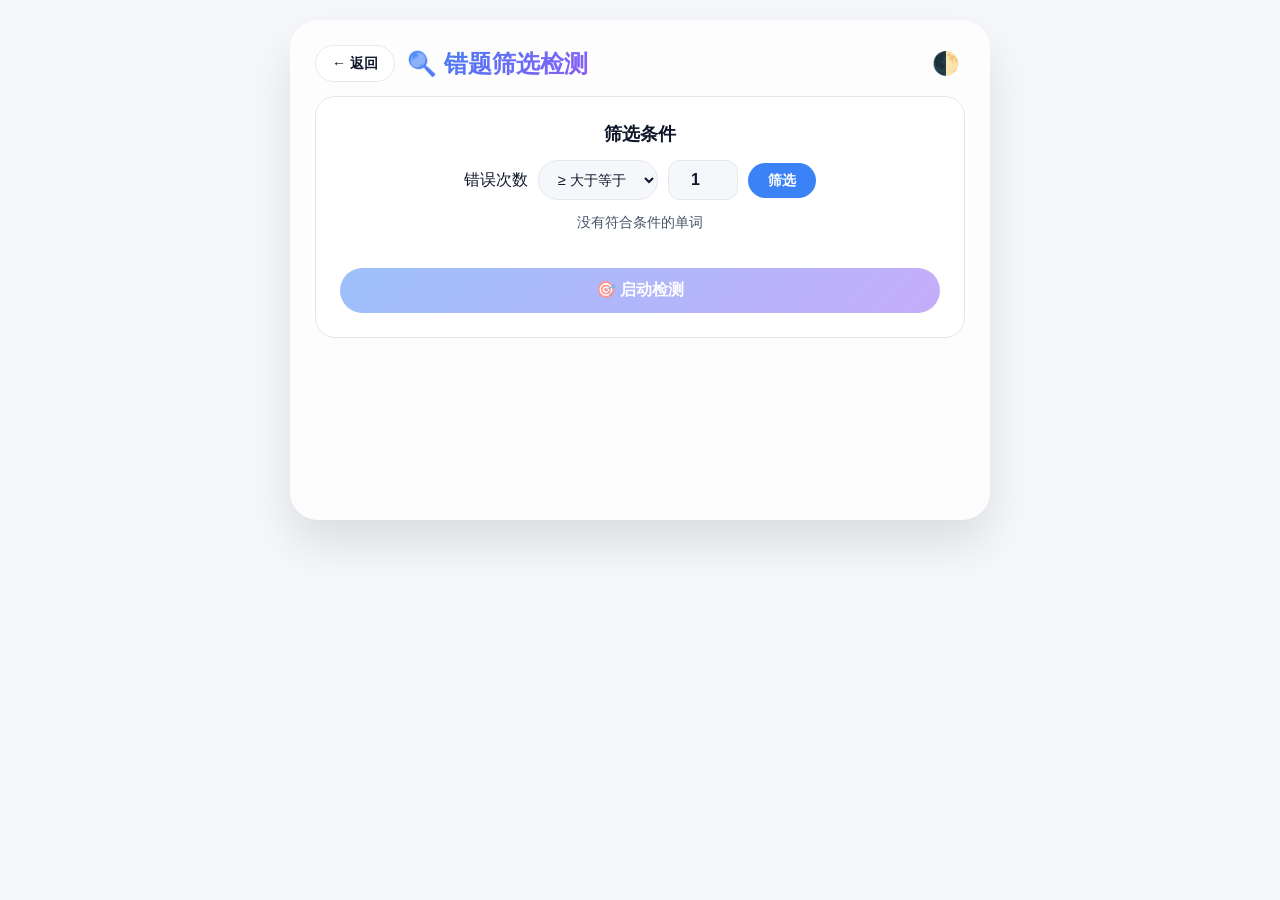
<file: 错题筛选.html>
<!DOCTYPE html>
<html lang="zh-CN">
<head>
  <meta charset="UTF-8">
  <meta name="viewport" content="width=device-width, initial-scale=1.0">
  <title>错题筛选检测 - 雅思单词背诵</title>
  <link rel="icon" href="data:image/svg+xml,<svg xmlns='http://www.w3.org/2000/svg' viewBox='0 0 100 100'><text y='.9em' font-size='90'>🔍</text></svg>">
  <style>
    :root {
      --bg: #f5f7fa; --panel-bg: rgba(255,255,255,0.75); --text: #0f172a;
      --text-secondary: #475569; --border: #e2e8f0; --accent: #3b82f6;
      --accent-light: #eff6ff; --correct: #10b981; --wrong: #ef4444;
      --card-bg: white; --shadow: 0 25px 45px rgba(0,0,0,0.1);
    }
    body.dark {
      --bg: #0f172a; --panel-bg: rgba(30,41,59,0.85); --text: #f1f5f9;
      --text-secondary: #cbd5e1; --border: #334155; --accent: #818cf8;
      --accent-light: #312e81; --correct: #34d399; --wrong: #f87171;
      --card-bg: #1e293b; --shadow: 0 25px 45px rgba(0,0,0,0.5);
    }
    * { margin:0; padding:0; box-sizing:border-box; }
    body {
      font-family: 'Segoe UI','PingFang SC',Roboto,sans-serif;
      background: var(--bg); min-height: 100vh; color: var(--text);
      display: flex; justify-content: center; align-items: flex-start;
      padding: 20px; transition: background 0.3s;
    }
    .container {
      width: 100%; max-width: 700px; background: var(--panel-bg);
      backdrop-filter: blur(20px); border-radius: 28px;
      box-shadow: var(--shadow); padding: 25px; display: flex;
      flex-direction: column; gap: 14px; min-height: 500px;
    }
    .header { display: flex; justify-content: space-between; align-items: center; }
    .header-left { display: flex; align-items: center; gap: 12px; }
    .back-btn {
      display: inline-flex; align-items: center; gap: 6px;
      padding: 8px 16px; border-radius: 999px; background: var(--card-bg);
      border: 1px solid var(--border); color: var(--text);
      text-decoration: none; font-size: 0.88rem; font-weight: 600; cursor: pointer;
    }
    .back-btn:hover { color: var(--accent); border-color: var(--accent); }
    h1 {
      font-size: 1.5rem; font-weight: 700;
      background: linear-gradient(135deg,#3b82f6,#8b5cf6);
      -webkit-background-clip: text; -webkit-text-fill-color: transparent; background-clip: text;
    }
    .dark-toggle { cursor: pointer; background: none; border: none; font-size: 1.4rem; padding: 5px; }

    /* Setup */
    .setup { display: flex; flex-direction: column; gap: 16px; }
    .setup-card {
      background: var(--card-bg); border-radius: 20px; padding: 24px;
      border: 1px solid var(--border); display: flex; flex-direction: column; gap: 14px;
    }
    .setup-card h2 { font-size: 1.15rem; text-align: center; }
    .filter-row { display: flex; align-items: center; gap: 10px; justify-content: center; flex-wrap: wrap; }
    .select-style {
      padding: 10px 15px; border-radius: 25px; border: 1px solid var(--border);
      background: var(--bg); color: var(--text); font-size: 0.9rem; font-weight: 500; cursor: pointer;
    }
    .num-input {
      width: 70px; padding: 10px; border-radius: 12px; border: 1px solid var(--border);
      background: var(--bg); color: var(--text); font-size: 1rem; text-align: center; font-weight: 700; outline: none;
    }
    .filter-btn {
      background: var(--accent); color: white; border: none;
      padding: 8px 20px; border-radius: 25px; font-size: 0.88rem; font-weight: 600; cursor: pointer;
    }
    .filter-results { min-height: 40px; font-size: 0.85rem; color: var(--text-secondary); text-align: center; }
    .word-preview {
      max-height: 200px; overflow-y: auto; background: var(--bg);
      border-radius: 12px; padding: 10px; border: 1px solid var(--border);
      display: flex; flex-wrap: wrap; gap: 6px;
    }
    .word-chip {
      background: var(--card-bg); border: 1px solid var(--border);
      padding: 4px 10px; border-radius: 15px; font-size: 0.8rem; cursor: pointer;
    }
    .word-chip:hover { border-color: var(--accent); color: var(--accent); }
    .start-btn {
      background: linear-gradient(135deg,#3b82f6,#8b5cf6); color: white;
      border: none; padding: 12px 28px; border-radius: 25px;
      font-size: 1rem; font-weight: 700; cursor: pointer; transition: all 0.2s;
    }
    .start-btn:hover { transform: translateY(-2px); box-shadow: 0 8px 20px rgba(59,130,246,0.3); }
    .start-btn:disabled { opacity: 0.5; cursor: not-allowed; transform: none; }

    /* Test */
    .test-screen { display: none; flex-direction: column; gap: 14px; }
    .test-banner { background: linear-gradient(90deg,#3b82f6,#8b5cf6); color: white; padding: 8px 16px; border-radius: 10px; font-weight: 600; text-align: center; }
    .progress-bar { width: 100%; height: 8px; background: var(--border); border-radius: 10px; overflow: hidden; }
    .progress-fill { height: 100%; background: linear-gradient(90deg,#3b82f6,#8b5cf6); border-radius: 10px; transition: width 0.3s; }
    .stats { display: flex; justify-content: space-around; background: var(--card-bg); border-radius: 16px; padding: 10px; font-weight: 500; color: var(--text-secondary); font-size: 0.85rem; }
    .chinese-meaning { font-size: 2rem; font-weight: 600; text-align: center; color: var(--text); min-height: 70px; display: flex; align-items: center; justify-content: center; }
    .answer-input { width: 100%; max-width: 500px; align-self: center; border: 1px solid var(--border); border-radius: 18px; background: var(--card-bg); color: var(--text); font-size: 1.2rem; font-weight: 700; padding: 14px 18px; text-align: center; outline: none; text-transform: lowercase; }
    .answer-input:focus { border-color: var(--accent); box-shadow: 0 0 0 3px rgba(59,130,246,0.16); }
    .result-area { text-align: center; font-weight: 600; min-height: 28px; font-size: 0.9rem; }
    .result-area.correct { color: var(--correct); }
    .result-area.wrong { color: var(--wrong); }
    .actions { display: flex; justify-content: center; gap: 10px; flex-wrap: wrap; }
    .btn { background: var(--card-bg); border: 1px solid var(--border); padding: 10px 18px; border-radius: 25px; font-size: 0.85rem; font-weight: 600; color: var(--text-secondary); cursor: pointer; }
    .btn:hover { color: var(--accent); border-color: var(--accent); }
    .btn.primary { background: var(--accent); border-color: var(--accent); color: white; }

    /* Finish */
    .finish-screen { display: none; flex-direction: column; gap: 16px; align-items: center; padding: 20px 0; }
    .finish-screen h2 { font-size: 1.5rem; }
    @media (max-width: 600px) {
      .container { padding: 16px; border-radius: 18px; }
      h1 { font-size: 1.2rem; }
      .chinese-meaning { font-size: 1.6rem; }
    }
  </style>
<script src="user.js"></script>
</head>
<body>

<div class="container">
  <div class="header">
    <div class="header-left">
      <a class="back-btn" href="雅思单词背诵.html">← 返回</a>
      <h1>🔍 错题筛选检测</h1>
    </div>
    <button class="dark-toggle" id="darkToggle" title="深色模式">🌓</button>
  </div>

  <!-- Setup -->
  <div class="setup" id="setupScreen">
    <div class="setup-card">
      <h2>筛选条件</h2>
      <div class="filter-row">
        <span>错误次数</span>
        <select class="select-style" id="operator">
          <option value="gte">≥ 大于等于</option>
          <option value="gt">> 大于</option>
          <option value="eq">= 等于</option>
        </select>
        <input type="number" class="num-input" id="threshold" value="1" min="0">
        <button class="filter-btn" id="filterBtn">筛选</button>
      </div>
      <div class="filter-results" id="filterResults">请设置条件后点击筛选</div>
      <div class="word-preview" id="wordPreview" style="display:none;"></div>
      <button class="start-btn" id="startBtn" disabled>🎯 启动检测</button>
    </div>
  </div>

  <!-- Test -->
  <div class="test-screen" id="testScreen">
    <div class="test-banner" id="testBanner"></div>
    <div class="progress-bar"><div class="progress-fill" id="progressFill" style="width:0%"></div></div>
    <div class="stats">
      <span>进度: <span id="statProgress">0/0</span></span>
      <span>✅ <span id="statCorrect">0</span></span>
      <span>❌ <span id="statWrong">0</span></span>
    </div>
    <div class="chinese-meaning" id="chineseDisplay"></div>
    <input type="text" class="answer-input" id="answerInput" placeholder="输入单词..." autocomplete="off" autocapitalize="off" spellcheck="false">
    <div class="result-area" id="resultArea"></div>
    <div class="actions">
      <button class="btn" id="speakBtn">🔊 朗读</button>
      <button class="btn primary" id="submitBtn">提交 (Enter)</button>
      <button class="btn" id="exitBtn">退出</button>
    </div>
  </div>

  <!-- Finish -->
  <div class="finish-screen" id="finishScreen">
    <h2 id="finishTitle">检测完成！</h2>
    <button class="btn primary" onclick="location.reload()">返回筛选</button>
  </div>
</div>

<script>
let vocabulary = [];
let wrongBook = [];
let errorCounts = {};
let activeUserId = 'me';
let matchedWords = [];

// ---- State ----
function loadUserId(){ activeUserId = localStorage.getItem('vocab-tool-active-user') || 'me'; }
function loadStateRaw(){ try { return JSON.parse(localStorage.getItem(`vocab-tool-state:${activeUserId}`)) || {}; } catch(e){ return {}; } }

// ---- Chapter loading ----
function loadChapter(chapterId){
  return new Promise(resolve=>{
    const old = document.querySelector('script[data-chapter]');
    if(old) old.remove();
    vocabulary = [];
    const script = document.createElement('script');
    script.src = `./data/data-${chapterId}.js`;
    script.setAttribute('data-chapter', chapterId);
    script.onload = ()=>resolve();
    script.onerror = ()=>{ vocabulary = []; resolve(); };
    document.head.appendChild(script);
  });
}

async function loadAllChapters(){
  let allWords = [];
  for(let ch = 1; ch <= 22; ch++){
    await loadChapter(ch);
    allWords = allWords.concat(vocabulary.map(w => ({...w, chapter: ch})));
  }
  vocabulary = allWords;
}

// ---- TTS ----
let voices = [], speechReady = false, ttsBusy = false;
function loadVoices(){ return new Promise(r=>{ if(!('speechSynthesis' in window)) return r([]); voices = window.speechSynthesis.getVoices(); if(voices.length) r(voices); else window.speechSynthesis.addEventListener('voiceschanged',()=>{ voices = window.speechSynthesis.getVoices(); r(voices); },{once:true}); }); }
async function initSpeech(){ if(speechReady) return; await loadVoices(); speechReady = true; }
async function speakWord(word){
  if(!('speechSynthesis' in window)) return;
  await initSpeech();
  if(ttsBusy) return;
  ttsBusy = true;
  const u = new SpeechSynthesisUtterance(word);
  u.lang = 'en-US';
  const en = voices.filter(v=>v.lang==='en-US');
  if(en.length) u.voice = en[0];
  else { const any = voices.filter(v=>v.lang && v.lang.startsWith('en')); if(any.length) u.voice = any[0]; }
  u.rate = 0.9;
  u.onend = ()=>{ ttsBusy = false; };
  u.onerror = ()=>{ ttsBusy = false; };
  window.speechSynthesis.speak(u);
}

// ---- Filter ----
function applyFilter(){
  const op = document.getElementById('operator').value;
  const threshold = parseInt(document.getElementById('threshold').value) || 0;
  matchedWords = vocabulary.filter(w=>{
    const c = errorCounts[w.id] || 0;
    if(op === 'gte') return c >= threshold;
    if(op === 'gt') return c > threshold;
    if(op === 'eq') return c === threshold;
    return false;
  });
  const results = document.getElementById('filterResults');
  const preview = document.getElementById('wordPreview');
  const startBtn = document.getElementById('startBtn');
  if(matchedWords.length === 0){
    results.textContent = '没有符合条件的单词';
    preview.style.display = 'none';
    startBtn.disabled = true;
  } else {
    results.innerHTML = `找到 <strong style="color:var(--accent);font-size:1.1rem">${matchedWords.length}</strong> 个单词`;
    preview.style.display = 'flex';
    preview.innerHTML = matchedWords.slice(0, 50).map(w=>`<span class="word-chip">${w.word}</span>`).join('') + (matchedWords.length > 50 ? `<span class="word-chip">...共${matchedWords.length}个</span>` : '');
    startBtn.disabled = false;
  }
}

// ---- Test ----
let testWords = [], currentIndex = 0, currentWord = null;
let correctTotal = 0, wrongTotal = 0, isAnswered = false;

function startTest(){
  testWords = [...matchedWords].sort(()=>Math.random()-0.5);
  currentIndex = 0; correctTotal = 0; wrongTotal = 0;
  document.getElementById('setupScreen').style.display = 'none';
  document.getElementById('testScreen').style.display = 'flex';
  document.getElementById('finishScreen').style.display = 'none';
  loadNextWord();
}

function loadNextWord(){
  if(currentIndex >= testWords.length){ finishTest(); return; }
  currentWord = testWords[currentIndex];
  isAnswered = false;
  document.getElementById('chineseDisplay').textContent = currentWord.meaningCN || currentWord.word;
  document.getElementById('answerInput').value = '';
  document.getElementById('answerInput').disabled = false;
  document.getElementById('answerInput').focus();
  document.getElementById('resultArea').textContent = '';
  document.getElementById('resultArea').className = 'result-area';
  updateProgress();
}

function finishTest(){
  // Update error counts in state
  const state = loadStateRaw();
  state.errorCounts = state.errorCounts || {};
  // Save state
  localStorage.setItem(`vocab-tool-state:${activeUserId}`, JSON.stringify(state));

  document.getElementById('testScreen').style.display = 'none';
  document.getElementById('finishScreen').style.display = 'flex';
  document.getElementById('finishTitle').textContent = `检测完成！✅ ${correctTotal} · ❌ ${wrongTotal}`;
}

function submitAnswer(){
  if(!currentWord || isAnswered) return;
  const answer = document.getElementById('answerInput').value.trim().toLowerCase();
  isAnswered = true;
  document.getElementById('answerInput').disabled = true;
  const correct = answer === currentWord.word.toLowerCase();
  const result = document.getElementById('resultArea');
  if(correct){
    result.textContent = '✅ 正确！';
    result.className = 'result-area correct';
    correctTotal++;
  } else {
    result.textContent = `❌ 错误！正确答案：${currentWord.word}`;
    result.className = 'result-area wrong';
    wrongTotal++;
    // Update error count
    const state = loadStateRaw();
    state.errorCounts = state.errorCounts || {};
    state.errorCounts[currentWord.id] = (state.errorCounts[currentWord.id] || 0) + 1;
    localStorage.setItem(`vocab-tool-state:${activeUserId}`, JSON.stringify(state));
    errorCounts[currentWord.id] = (errorCounts[currentWord.id] || 0) + 1;
  }
  updateStats();
  setTimeout(()=>{ currentIndex++; loadNextWord(); }, 1200);
}

function updateStats(){
  document.getElementById('statCorrect').textContent = correctTotal;
  document.getElementById('statWrong').textContent = wrongTotal;
}

function updateProgress(){
  document.getElementById('statProgress').textContent = `${currentIndex + 1}/${testWords.length}`;
  const pct = testWords.length > 0 ? (currentIndex / testWords.length * 100) : 0;
  document.getElementById('progressFill').style.width = pct + '%';
  document.getElementById('testBanner').textContent = `🔍 错题专项检测（${currentIndex + 1}/${testWords.length}）`;
}

// ---- Init ----
async function init(){
  loadUserId();
  const state = loadStateRaw();
  errorCounts = state.errorCounts || {};
  wrongBook = state.wrongBookWords || [];

  // Load all chapters
  await loadAllChapters();

  document.getElementById('filterBtn').addEventListener('click', applyFilter);
  document.getElementById('startBtn').addEventListener('click', startTest);
  document.getElementById('submitBtn').addEventListener('click', submitAnswer);
  document.getElementById('answerInput').addEventListener('keydown', e=>{
    if(e.key === 'Enter'){ e.preventDefault(); submitAnswer(); }
  });
  document.getElementById('speakBtn').addEventListener('click', ()=>{
    if(currentWord) speakWord(currentWord.word);
  });
  document.getElementById('exitBtn').addEventListener('click', ()=>{
    if(confirm('确定退出检测吗？')) location.href = '雅思单词背诵.html';
  });

  // Dark mode
  if(localStorage.getItem('darkMode')==='true') document.body.classList.add('dark');
  document.getElementById('darkToggle').addEventListener('click', ()=>{
    document.body.classList.toggle('dark');
    localStorage.setItem('darkMode', document.body.classList.contains('dark'));
  });

  // Auto-apply default filter
  applyFilter();
}
init();
</script>
</body>
</html>
</file>
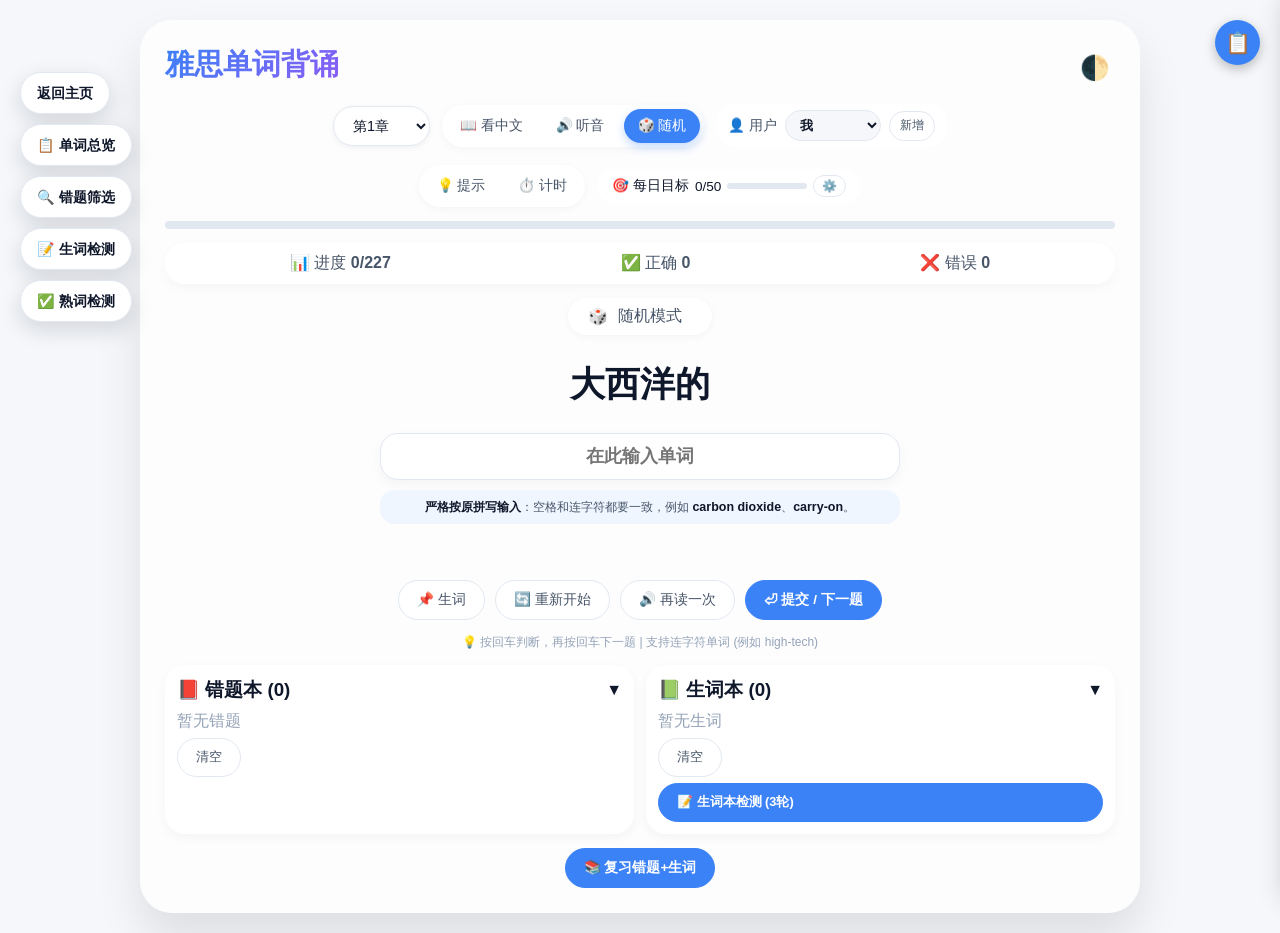
<file: 雅思单词背诵.html>
<!DOCTYPE html>
<!-- saved from url=(0046)https://www.w3.cc/ielts-vocab/index.html -->
<html lang="zh-CN"><head><meta http-equiv="Content-Type" content="text/html; charset=UTF-8">
  
  <base href=".">
  <meta name="viewport" content="width=device-width, initial-scale=1.0, user-scalable=yes">
  <meta name="theme-color" content="#3b82f6">
  <meta name="apple-mobile-web-app-capable" content="yes">
  <meta name="apple-mobile-web-app-title" content="雅思刷词">
  <meta name="apple-mobile-web-app-status-bar-style" content="default"><meta http-equiv="Cache-Control" content="no-cache, no-store, must-revalidate">
  <link rel="icon" href="data:image/svg+xml,<svg xmlns='http://www.w3.org/2000/svg' viewBox='0 0 100 100'><text y='.9em' font-size='90'>📚</text></svg>">
  <title>雅思单词背诵</title>
  <style>
    :root {
      --bg: #f5f7fa;
      --panel-bg: rgba(255,255,255,0.75);
      --text: #0f172a;
      --text-secondary: #475569;
      --border: #e2e8f0;
      --slot-border: #cbd5e1;
      --accent: #3b82f6;
      --accent-light: #eff6ff;
      --correct: #10b981;
      --wrong: #ef4444;
      --card-bg: white;
      --shadow: 0 25px 45px rgba(0,0,0,0.1);
      --sidebar-bg: rgba(255,255,255,0.95);
    }
    body.dark {
      --bg: #0f172a;
      --panel-bg: rgba(30,41,59,0.85);
      --text: #f1f5f9;
      --text-secondary: #cbd5e1;
      --border: #334155;
      --slot-border: #475569;
      --accent: #818cf8;
      --accent-light: #312e81;
      --correct: #34d399;
      --wrong: #f87171;
      --card-bg: #1e293b;
      --shadow: 0 25px 45px rgba(0,0,0,0.5);
      --sidebar-bg: rgba(30,41,59,0.95);
    }
    * { margin:0; padding:0; box-sizing:border-box; }
    body {
      font-family: 'Segoe UI', 'PingFang SC', Roboto, sans-serif;
      background: var(--bg);
      min-height: 100vh;
      display: flex;
      justify-content: center;
      align-items: center;
      padding: 20px;
      transition: background 0.3s;
      color: var(--text);
    }
    .container {
      width: 100%;
      max-width: 1000px;
      background: var(--panel-bg);
      backdrop-filter: blur(20px);
      border-radius: 32px;
      box-shadow: var(--shadow), 0 0 0 1px rgba(255,255,255,0.15);
      padding: 25px;
      display: flex;
      flex-direction: column;
      gap: 14px;
      transition: background 0.3s;
      position: relative;
      overflow: hidden;
    }
    h1 {
      text-align: center;
      font-size: 1.8rem;
      font-weight: 700;
      background: linear-gradient(135deg, #3b82f6, #8b5cf6);
      -webkit-background-clip: text;
      -webkit-text-fill-color: transparent;
      background-clip: text;
      margin-bottom: 5px;
    }
    .top-controls {
      display: flex;
      flex-wrap: wrap;
      align-items: center;
      justify-content: center;
      gap: 12px;
    }
    .select-style {
      padding: 10px 15px;
      border-radius: 25px;
      border: 1px solid var(--border);
      background: var(--card-bg);
      color: var(--text);
      font-size: 0.9rem;
      font-weight: 500;
      cursor: pointer;
      box-shadow: 0 2px 6px rgba(0,0,0,0.05);
    }
    .mode-group, .tool-group {
      display: flex;
      gap: 5px;
      background: var(--card-bg);
      border-radius: 30px;
      padding: 4px;
      box-shadow: 0 2px 8px rgba(0,0,0,0.04);
    }
    .mode-btn, .tool-btn {
      border: none;
      background: transparent;
      padding: 8px 14px;
      border-radius: 25px;
      font-size: 0.85rem;
      font-weight: 500;
      color: var(--text-secondary);
      cursor: pointer;
      transition: all 0.2s;
      white-space: nowrap;
    }
    .mode-btn.active, .tool-btn.active {
      background: var(--accent);
      color: white;
      box-shadow: 0 4px 10px rgba(59,130,246,0.3);
    }
    .progress-bar {
      width: 100%;
      height: 8px;
      background: var(--border);
      border-radius: 10px;
      overflow: hidden;
    }
    .progress-fill {
      height: 100%;
      background: linear-gradient(90deg, #3b82f6, #8b5cf6);
      border-radius: 10px;
      transition: width 0.3s ease;
    }
    .test-mode-banner {
      background: linear-gradient(90deg, #3b82f6, #8b5cf6);
      color: white;
      padding: 8px 16px;
      border-radius: 8px;
      font-weight: 600;
      text-align: center;
      margin-bottom: 12px;
      animation: fadeIn 0.3s ease;
    }
    @keyframes fadeIn {
      from { opacity: 0; transform: translateY(-10px); }
      to { opacity: 1; transform: translateY(0); }
    }
    .stats {
      display: flex;
      justify-content: space-around;
      background: var(--card-bg);
      border-radius: 20px;
      padding: 10px;
      box-shadow: 0 4px 12px rgba(0,0,0,0.03);
      font-weight: 500;
      color: var(--text-secondary);
    }
    .mode-indicator {
      display: flex;
      align-items: center;
      justify-content: center;
      gap: 10px;
      background: var(--card-bg);
      border-radius: 20px;
      padding: 8px 20px;
      align-self: center;
      box-shadow: 0 2px 8px rgba(0,0,0,0.04);
      color: var(--text-secondary);
      flex-wrap: wrap;
    }
    .timer-display { font-weight: 700; color: var(--accent); margin-left: 8px; }
    .chinese-meaning {
      font-size: 2.2rem;
      font-weight: 600;
      text-align: center;
      color: var(--text);
      min-height: 70px;
      display: flex;
      align-items: center;
      justify-content: center;
    }
    .letter-slots {
      display: none;
      justify-content: center;
      gap: 10px;
      flex-wrap: wrap;
      margin: 10px 0;
    }
    .slot {
      width: 45px;
      height: 55px;
      border-bottom: 3px solid var(--slot-border);
      display: flex;
      align-items: center;
      justify-content: center;
      font-size: 2rem;
      font-weight: 700;
      color: var(--text);
      transition: all 0.2s;
      text-transform: lowercase;
      animation: fadeInLetter 0.15s ease;
    }
    @keyframes fadeInLetter { from { opacity:0; transform:translateY(-8px); } to { opacity:1; transform:translateY(0); } }
    .slot.active-slot {
      border-bottom-color: var(--accent);
      animation: pulse 1s infinite;
    }
    @keyframes pulse { 0% { border-bottom-color: var(--accent); } 50% { border-bottom-color: #93c5fd; } 100% { border-bottom-color: var(--accent); } }
    .slot.hint { color: #6b7280; font-style: italic; }
    .slot.correct {
      border-bottom-color: var(--correct);
      color: var(--correct);
      animation: bounceCorrect 0.4s ease;
    }
    .slot.wrong {
      border-bottom-color: var(--wrong);
      color: var(--wrong);
      animation: shakeWrong 0.4s ease;
    }
    .slot.word-separator {
      width: 18px;
      border-bottom-color: transparent;
    }
    .native-answer-input {
      display: block;
      width: min(520px, 100%);
      align-self: center;
      border: 1px solid var(--border);
      border-radius: 18px;
      background: var(--card-bg);
      color: var(--text);
      font-size: 1.1rem;
      font-weight: 700;
      letter-spacing: 0;
      padding: 12px 16px;
      text-align: center;
      outline: none;
      box-shadow: 0 4px 12px rgba(0,0,0,0.04);
      text-transform: lowercase;
    }
    .native-answer-input:focus {
      border-color: var(--accent);
      box-shadow: 0 0 0 3px rgba(59,130,246,0.16);
    }
    .answer-format-hint {
      display: block;
      width: min(520px, 100%);
      align-self: center;
      margin-top: -4px;
      padding: 8px 12px;
      border-radius: 14px;
      background: var(--accent-light);
      color: var(--text-secondary);
      font-size: 0.78rem;
      line-height: 1.45;
      text-align: center;
    }
    .answer-format-hint strong {
      color: var(--text);
    }
    @keyframes bounceCorrect { 0% { transform: scale(1); } 50% { transform: scale(1.2); } 100% { transform: scale(1); } }
    @keyframes shakeWrong { 0%,100% { transform: translateX(0); } 25% { transform: translateX(-5px); } 75% { transform: translateX(5px); } }
    .result-area { text-align: center; font-weight: 500; min-height: 28px; }
    .example-box {
      background: var(--card-bg);
      border-left: 4px solid var(--accent);
      padding: 12px 16px;
      border-radius: 12px;
      font-style: italic;
      color: var(--text);
      display: none;
    }
    .actions {
      display: flex;
      justify-content: center;
      gap: 10px;
      flex-wrap: wrap;
    }
    button {
      background: var(--card-bg);
      border: 1px solid var(--border);
      padding: 10px 18px;
      border-radius: 30px;
      font-size: 0.85rem;
      font-weight: 500;
      color: var(--text-secondary);
      cursor: pointer;
      transition: all 0.2s;
      display: flex;
      align-items: center;
      gap: 5px;
    }
    button.primary {
      background: var(--accent);
      border-color: var(--accent);
      color: white;
      font-weight: 600;
    }
    .book-panel {
      background: var(--card-bg);
      border-radius: 20px;
      padding: 12px;
      box-shadow: 0 4px 12px rgba(0,0,0,0.04);
    }
    .book-header {
      display: flex;
      justify-content: space-between;
      align-items: center;
      cursor: pointer;
      margin-bottom: 8px;
    }
    .book-list {
      display: flex;
      flex-wrap: wrap;
      gap: 8px;
      max-height: 180px;
      overflow-y: auto;
    }
    .word-chip {
      background: #fef2f2;
      border: 1px solid #fecaca;
      padding: 5px 12px;
      border-radius: 20px;
      font-size: 0.85rem;
      cursor: pointer;
      display: flex;
      align-items: center;
      gap: 4px;
    }
    .word-chip.new-word { background: #ecfdf5; border-color: #a7f3d0; }
    .footer-note { text-align: center; color: #94a3b8; font-size: 0.75rem; }
    .mobile-keyboard {
      display: none;
      gap: 6px;
      justify-content: center;
      flex-wrap: wrap;
      padding: 8px 0 2px;
    }
    .key-btn {
      width: 34px;
      height: 38px;
      justify-content: center;
      padding: 0;
      border-radius: 12px;
      font-size: 0.95rem;
      font-weight: 700;
      color: var(--text);
      touch-action: manipulation;
      user-select: none;
    }
    .key-btn.wide {
      width: 76px;
      color: var(--text-secondary);
      font-size: 0.82rem;
    }
    .goal-progress {
      display: flex;
      align-items: center;
      gap: 6px;
      background: var(--card-bg);
      border-radius: 20px;
      padding: 6px 15px;
      font-size: 0.85rem;
    }
    .goal-bar {
      width: 80px;
      height: 6px;
      background: #e2e8f0;
      border-radius: 10px;
      overflow: hidden;
    }
    .goal-fill {
      height: 100%;
      background: #f59e0b;
      border-radius: 10px;
      transition: width 0.3s;
    }
    .user-panel {
      display: flex;
      align-items: center;
      justify-content: center;
      gap: 8px;
      flex-wrap: wrap;
      background: var(--card-bg);
      border-radius: 20px;
      padding: 6px 12px;
      color: var(--text-secondary);
      font-size: 0.85rem;
    }
    .user-panel select {
      min-width: 96px;
      padding: 6px 10px;
      border-radius: 16px;
      border: 1px solid var(--border);
      background: var(--bg);
      color: var(--text);
      font-weight: 600;
      outline: none;
    }
    .user-panel button {
      min-height: 30px;
      padding: 4px 10px;
      border-radius: 16px;
      font-size: 0.78rem;
    }
    .modal {
      position: fixed; top:0; left:0; width:100%; height:100%;
      background: rgba(0,0,0,0.5); backdrop-filter: blur(5px);
      display: flex; align-items:center; justify-content:center; z-index:1000;
    }
    .modal-content {
      background: var(--card-bg); border-radius: 24px; padding: 30px;
      max-width: 500px; width: 90%; box-shadow: 0 20px 40px rgba(0,0,0,0.3);
      color: var(--text);
    }
    .dark-toggle { cursor:pointer; background:none; border:none; font-size:1.5rem; padding:5px; }

    /* 侧边栏 */
    .sidebar {
      position: fixed;
      top: 0;
      right: -350px;
      width: 340px;
      height: 100vh;
      background: var(--sidebar-bg);
      backdrop-filter: blur(20px);
      box-shadow: -5px 0 25px rgba(0,0,0,0.2);
      z-index: 1002;
      transition: right 0.3s ease;
      display: flex;
      flex-direction: column;
      padding: 20px 15px;
      gap: 12px;
    }
    .sidebar.open { right: 0; }
    .sidebar-header {
      display: flex;
      justify-content: space-between;
      align-items: center;
      margin-bottom: 10px;
    }
    .sidebar-header h3 { font-size: 1.2rem; color: var(--text); }
    .sidebar-search {
      width: 100%;
      padding: 10px;
      border-radius: 20px;
      border: 1px solid var(--border);
      background: var(--card-bg);
      color: var(--text);
      font-size: 0.9rem;
      outline: none;
    }
    .sidebar-list {
      flex: 1;
      overflow-y: auto;
      display: flex;
      flex-direction: column;
      gap: 6px;
    }
    .sidebar-item {
      display: flex;
      align-items: center;
      gap: 10px;
      padding: 8px 12px;
      border-radius: 12px;
      background: var(--card-bg);
      cursor: pointer;
      transition: background 0.2s;
      border: 1px solid var(--border);
      font-size: 0.9rem;
      color: var(--text);
    }
    .sidebar-item:hover { background: var(--accent-light); }
    .sidebar-item .word-text { font-weight: 600; flex: 1; }
    .sidebar-item .speak-btn {
      background: none; border: none; cursor: pointer;
      font-size: 1rem; padding: 2px 4px; border-radius: 6px;
      color: var(--accent); flex-shrink: 0;
      transition: background 0.2s, transform 0.15s;
    }
    .sidebar-item .speak-btn:hover { background: var(--accent-light); transform: scale(1.15); }
    .sidebar-item .jump-btn {
      background: none; border: 1px solid var(--border);
      color: var(--text-secondary); font-size: 0.68rem;
      padding: 2px 7px; border-radius: 6px; cursor: pointer;
      flex-shrink: 0; transition: all 0.2s;
    }
    .sidebar-item .jump-btn:hover { border-color: var(--accent); color: var(--accent); }
    .sidebar-overlay {
      position: fixed; top:0; left:0; width:100%; height:100%;
      background: rgba(0,0,0,0.3); z-index: 1001; display: none;
    }
    .sidebar-overlay.active { display: block; }

    .sidebar-toggle {
      position: fixed;
      top: 20px;
      right: 20px;
      z-index: 1003;
      background: var(--accent);
      color: white;
      border: none;
      width: 45px;
      height: 45px;
      border-radius: 50%;
      font-size: 1.3rem;
      cursor: pointer;
      box-shadow: 0 4px 12px rgba(0,0,0,0.25);
      display: flex;
      align-items: center;
      justify-content: center;
    }
    .page-switch {
      position: fixed;
      top: 20px;
      left: 20px;
      z-index: 1004;
      display: inline-flex;
      align-items: center;
      justify-content: center;
      min-height: 42px;
      padding: 0 16px;
      border-radius: 999px;
      background: var(--card-bg);
      border: 1px solid var(--border);
      color: var(--text);
      text-decoration: none;
      font-size: 0.88rem;
      font-weight: 700;
      box-shadow: 0 8px 22px rgba(15, 23, 42, 0.14);
    }
    .page-switch:hover { color: var(--accent); }
    .home-switch {
      top: 72px;
    }
    @media (hover: none) and (pointer: coarse) {
      .mobile-keyboard {
        display: none;
      }
      .native-answer-input {
        display: block;
        min-height: 46px;
        font-size: 1rem;
      }
      .actions {
        position: sticky;
        bottom: 8px;
        z-index: 20;
        padding: 8px;
        border: 1px solid var(--border);
        border-radius: 18px;
        background: var(--panel-bg);
        backdrop-filter: blur(16px);
        box-shadow: 0 10px 24px rgba(15, 23, 42, 0.14);
      }
    }
    @media (max-width: 600px) {
      .sidebar { width: 100%; right: -100%; }
      .page-switch {
        top: 12px;
        left: 12px;
        min-height: 38px;
        padding: 0 12px;
        font-size: 0.8rem;
      }
      .home-switch {
        top: 58px;
      }
      body {
        align-items: flex-start;
        padding: 10px;
      }
      .container {
        border-radius: 18px;
        padding: 14px;
        gap: 10px;
      }
      .container > div:first-child {
        align-items: flex-start !important;
        gap: 8px;
      }
      h1 {
        text-align: left;
        font-size: 1.08rem;
        line-height: 1.35;
      }
      .sidebar-toggle {
        top: auto;
        right: 14px;
        bottom: 14px;
        width: 48px;
        height: 48px;
      }
      .top-controls,
      .stats,
      .mode-indicator,
      .actions {
        width: 100%;
      }
      .mode-group,
      .tool-group {
        width: 100%;
        justify-content: center;
      }
      .mode-btn,
      .tool-btn,
      button {
        min-height: 42px;
      }
      .goal-progress {
        width: 100%;
        justify-content: center;
        flex-wrap: wrap;
      }
      .user-panel {
        width: 100%;
      }
      .chinese-meaning {
        min-height: 58px;
        font-size: 1.55rem;
        line-height: 1.35;
      }
      .letter-slots {
        gap: 5px;
        margin: 4px 0;
      }
      .slot {
        width: clamp(22px, 8vw, 36px);
        height: 44px;
        font-size: clamp(1.15rem, 6vw, 1.75rem);
      }
      .example-box {
        max-height: 116px;
        overflow-y: auto;
        font-size: 0.9rem;
      }
      .mobile-keyboard {
        display: none;
      }
      .native-answer-input {
        display: block;
        min-height: 46px;
        font-size: 1rem;
      }
      .answer-format-hint {
        display: block;
      }
      .actions {
        position: sticky;
        bottom: 8px;
        z-index: 20;
        padding: 8px;
        border: 1px solid var(--border);
        border-radius: 18px;
        background: var(--panel-bg);
        backdrop-filter: blur(16px);
        box-shadow: 0 10px 24px rgba(15, 23, 42, 0.14);
      }
      .book-panel {
        min-width: 100%;
      }
      .book-list {
        max-height: 118px;
      }
      .footer-note {
        display: none;
      }
    }
  </style>
<script src="user.js"></script>
<script src="./data/data-1.js" data-chapter="1"></script></head>
<body>

<a class="page-switch home-switch" href="index.html">返回主页</a>
<a class="page-switch" href="单词总览.html" title="单词总览" style="top:124px;">📋 单词总览</a>
<a class="page-switch" href="错题筛选.html" title="错题筛选检测" style="top:176px;">🔍 错题筛选</a>
<a class="page-switch" href="生词检测.html" title="生词本检测" style="top:228px;">📝 生词检测</a>
<button class="page-switch" id="familiarTestBtn" title="检测除生词本外的本章单词" style="top:280px;">✅ 熟词检测</button>
<button class="sidebar-toggle" id="sidebarToggle" title="单词总览">📋</button>
<div class="sidebar-overlay" id="sidebarOverlay"></div>

<!-- 侧边栏 -->
<div class="sidebar" id="vocabSidebar">
  <div class="sidebar-header">
    <h3>📋 单词总览</h3>
    <button id="closeSidebarBtn" style="background:none;border:none;font-size:1.2rem;cursor:pointer;color:var(--text);">✕</button>
  </div>
  <input type="text" class="sidebar-search" id="sidebarSearch" placeholder="搜索单词或释义...">
  <div class="sidebar-list" id="sidebarList"></div>
</div>

<div class="container">
  <div style="display:flex; justify-content:space-between; align-items:center;">
    <h1>雅思单词背诵</h1>
    <button id="darkModeToggle" class="dark-toggle" title="切换深色模式">🌓</button>
  </div>

  <div class="top-controls">
    <select id="chapterSelect" class="select-style"><option value="1">第1章</option><option value="2">第2章</option><option value="3">第3章</option><option value="4">第4章</option><option value="5">第5章</option><option value="6">第6章</option><option value="7">第7章</option><option value="8">第8章</option><option value="9">第9章</option><option value="10">第10章</option><option value="11">第11章</option><option value="12">第12章</option><option value="13">第13章</option><option value="14">第14章</option><option value="15">第15章</option><option value="16">第16章</option><option value="17">第17章</option><option value="18">第18章</option><option value="19">第19章</option><option value="20">第20章</option><option value="21">第21章</option><option value="22">第22章</option></select>
    <div class="mode-group" id="modeGroup">
      <button class="mode-btn" data-mode="chinese">📖 看中文</button>
      <button class="mode-btn" data-mode="audio">🔊 听音</button>
      <button class="mode-btn active" data-mode="random">🎲 随机</button>
    </div>
    <div class="user-panel">
      <span>👤 用户</span>
      <select id="userSelect" title="切换用户"><option value="me">我</option></select>
      <button id="addUserBtn" type="button">新增</button>
    </div>
  </div>

  <div class="top-controls" style="margin-top:4px;">
    <div class="tool-group">
      <button id="hintToggle" class="tool-btn">💡 提示</button>
      <button id="timerToggle" class="tool-btn">⏱️ 计时</button>
    </div>
    <div class="goal-progress" id="goalDisplay">
      <span>🎯 每日目标</span>
      <span id="goalCount">0/50</span>
      <div class="goal-bar"><div class="goal-fill" id="goalFill" style="width:0%"></div></div>
      <button id="setGoalBtn" style="font-size:0.75rem; padding:3px 8px; border-radius:15px;">⚙️</button>
    </div>
  </div>
  <div id="timerDisplay" class="mode-indicator" style="display:none;">
    <span>⏳ 剩余时间：</span>
    <span class="timer-display" id="timerSeconds">10</span><span>秒</span>
  </div>

  <div class="progress-bar"><div class="progress-fill" id="progressFill" style="width:0%"></div></div>
  <div class="stats">
    <span>📊 进度 <strong id="progressText">0/227</strong></span>
    <span>✅ 正确 <strong id="correctCount">0</strong></span>
    <span>❌ 错误 <strong id="wrongCount">0</strong></span>
  </div>

  <div class="mode-indicator">
    <span id="modeIcon">🎲</span> <span id="modeText">随机模式</span>
    <span class="speech-status" id="speechStatus"></span>
  </div>

  <div class="chinese-meaning" id="chineseDisplay">氢气</div>
  <div class="letter-slots" id="letterSlots"><div class="slot">s</div><div class="slot active-slot"></div><div class="slot"></div><div class="slot"></div><div class="slot"></div><div class="slot"></div><div class="slot"></div><div class="slot"></div></div>
  <input type="text" class="native-answer-input" id="answerInput" inputmode="text" autocomplete="off" autocorrect="off" autocapitalize="none" spellcheck="false" aria-label="输入单词拼写" placeholder="在此输入单词">
  <div class="answer-format-hint">
    <strong>严格按原拼写输入</strong>：空格和连字符都要一致，例如 <strong>carbon dioxide</strong>、<strong>carry-on</strong>。
  </div>
  <div class="result-area" id="resultArea"></div>
  <div class="example-box" id="exampleBox" style="display: none;">
    <span id="exampleEN"></span>
    <span class="cn" id="exampleCN"></span>
  </div>

  <div class="mobile-keyboard" id="mobileKeyboard" aria-label="手机输入键盘"></div>

  <div class="actions">
    <button id="addNewWordBtn" title="加入生词本">📌 生词</button>
    <button id="restartBtn">🔄 重新开始</button>
    <button id="repeatBtn">🔊 再读一次</button>
    <button id="nextBtn" class="primary">⏎ 提交 / 下一题</button>
  </div>
  <div class="footer-note">💡 按回车判断，再按回车下一题 | 支持连字符单词 (例如 high-tech)</div>

  <div style="display:flex; gap:12px; flex-wrap:wrap;">
    <div class="book-panel" style="flex:1;">
      <div class="book-header" id="wrongBookToggle"><h3>📕 错题本 (<span id="wrongBookCount">0</span>)</h3><span>▼</span></div>
      <div class="book-list" id="wrongList"><span style="color:#94a3b8;">暂无错题</span></div>
      <button id="clearWrongBtn" style="margin-top:6px; font-size:0.8rem;">清空</button>
    </div>
    <div class="book-panel" style="flex:1;">
      <div class="book-header" id="newWordBookToggle"><h3>📗 生词本 (<span id="newWordCount">0</span>)</h3><span>▼</span></div>
      <div class="book-list" id="newWordList"><span style="color:#94a3b8;">暂无生词</span></div>
      <button id="clearNewWordsBtn" style="margin-top:6px; font-size:0.8rem;">清空</button>
      <button id="startNewWordTestBtn" class="primary" style="margin-top:6px; font-size:0.8rem; width:100%;">📝 生词本检测 (3轮)</button>
    </div>
  </div>
  <button id="reviewBookBtn" class="primary" style="align-self:center;">📚 复习错题+生词</button>
</div>

<div id="filterPanel" style="margin-top:16px; background:var(--card-bg); border-radius:12px; padding:16px; display:none; border:1px solid var(--border);">
  <div id="filterPanelToggle" style="cursor:pointer; display:flex; justify-content:space-between; align-items:center; margin-bottom:12px;">
    <h3 style="margin:0;">🔍 错题筛选检测</h3>
    <span>▼</span>
  </div>
  <div style="display:flex; gap:12px; align-items:center; flex-wrap:wrap; margin-bottom:12px;">
    <label style="display:flex; align-items:center; gap:6px; font-size:0.9rem;">
      错误次数
      <select id="filterOperator" style="padding:4px 8px; border-radius:6px; border:1px solid var(--border); background:var(--bg); color:var(--text);">
        <option value="gte">≥</option>
        <option value="gt">＞</option>
        <option value="eq">＝</option>
        <option value="lte">≤</option>
        <option value="lt">＜</option>
      </select>
    </label>
    <input type="number" id="filterThreshold" value="1" min="0" style="width:60px; padding:4px 8px; border-radius:6px; border:1px solid var(--border); background:var(--bg); color:var(--text);">
    <button id="applyFilterBtn" class="primary" style="font-size:0.85rem; padding:6px 14px;">筛选</button>
  </div>
  <div id="filterResults" style="min-height:40px; margin-bottom:8px; font-size:0.85rem;"></div>
  <button id="startFilterTestBtn" class="primary" style="font-size:0.85rem; width:100%;" disabled>🎯 启动专项检测</button>
</div>

<script>
(function() {
  // 音效
  let audioCtx = null;
  function getCtx(){ if(!audioCtx) audioCtx = new (window.AudioContext||window.webkitAudioContext)(); return audioCtx; }
  function playTone(freq,dur,type='sine'){ const c=getCtx(); const o=c.createOscillator(); const g=c.createGain(); o.type=type; o.frequency.value=freq; g.gain.setValueAtTime(0.2,c.currentTime); g.gain.exponentialRampToValueAtTime(0.01,c.currentTime+dur); o.connect(g); g.connect(c.destination); o.start(); o.stop(c.currentTime+dur); }
  function playCorrect(){ playTone(880,0.1); setTimeout(()=>playTone(1100,0.1),100); }
  function playWrong(){ playTone(300,0.15,'square'); setTimeout(()=>playTone(200,0.2,'square'),150); }

  const CHAPTER_COUNT = 22;
  const chapterList = Array.from({length:CHAPTER_COUNT},(_,i)=>({id:i+1,title:`第${i+1}章`}));

  let currentVocabulary=[], shuffledWords=[], currentIndex=0, currentWord=null;
  let currentMode='chinese', globalMode='random';
  let userInput=[], isAnswered=false;
  let correctTotal=0, wrongTotal=0, completedCount=0;
  let wrongBook=[], newWordBook=[], errorCounts={};
  let startTime=0;
  let hintEnabled = false;
  let timerEnabled = false;
  let timerDuration = 10;
  let timerInterval = null;
  let dailyGoal = 50;
  let dailyCount = 0;
let testMode = null, testModeData = null;
  let todayStr = new Date().toISOString().slice(0,10);

  // 语音：优先使用有道词典真人发音，浏览器TTS作为兜底
  let voices=[], speechReady=false;
  let wordAudio = null;
  let ttsKeepAlive = null;
  function startTTSKeepAlive(){
    if(ttsKeepAlive) return;
    ttsKeepAlive = setInterval(()=>{
      // 仅在TTS暂停（非播放）状态下resume，避免中断正在播放的音频
      if('speechSynthesis' in window && !window.speechSynthesis.speaking && !ttsBusy){
        try{ window.speechSynthesis.resume(); }catch(e){}
      }
    }, 10000);
  }
  function loadVoices(){ return new Promise(resolve => { if(!('speechSynthesis' in window)) return resolve([]); voices=window.speechSynthesis.getVoices(); if(voices.length) resolve(voices); else window.speechSynthesis.addEventListener('voiceschanged',()=>{ voices=window.speechSynthesis.getVoices(); resolve(voices); },{once:true}); }); }
  async function initSpeech(){ if(speechReady) return true; try{ await loadVoices(); speechReady=true; startTTSKeepAlive(); return true; }catch(e){ return false; } }

  // 有道词典真人发音（通过 Audio 元素加载，不受CORS限制）
  function playYoudaoAudio(word){
    return new Promise(resolve=>{
      const cleaned = word.replace(/[^a-zA-Z\s-']/g,'').trim();
      if(!cleaned){ resolve(false); return; }
      if(wordAudio){ try{ wordAudio.pause(); }catch(e){} }
      const url = `https://dict.youdao.com/dictvoice?audio=${encodeURIComponent(cleaned)}&type=2`;
      const audio = new Audio(url);
      audio.preload = 'auto';
      const statusEl = document.getElementById('speechStatus');
      let resolved = false;
      const finish = (ok)=>{ if(resolved) return; resolved=true; clearTimeout(timer); resolve(ok); };
      const timer = setTimeout(()=>{ try{ audio.pause(); }catch(e){} statusEl.textContent=''; finish(false); }, 3000);
      audio.onplaying = ()=>{ statusEl.textContent='🔊'; finish(true); };
      audio.onended = ()=>{ statusEl.textContent=''; };
      audio.onerror = ()=>{ statusEl.textContent=''; finish(false); };
      try{
        audio.play().then(()=>{
          statusEl.textContent='🔊';
          finish(true);
        }).catch(()=>{
          // play() 被拒绝，但音频可能仍在加载，等 onplaying/onerror
          setTimeout(()=>{ if(!resolved) finish(false); }, 2000);
        });
      }catch(e){ finish(false); }
      wordAudio = audio;
    });
  }

  // 浏览器TTS（修复Chrome cancel后speak静默失败的问题）
  let ttsBusy = false;
  async function speakWithBrowser(word, retryCount=0){
    if(!('speechSynthesis' in window)) return false;
    if(!speechReady) await initSpeech();
    if(!('SpeechSynthesisUtterance' in window)) return false;
    // 等待上一次播放结束
    let waitCount = 0;
    while(ttsBusy && waitCount < 20){ await new Promise(r=>setTimeout(r,50)); waitCount++; }
    ttsBusy = true;
    // 不调用cancel()，改为resume()唤醒引擎
    try{ window.speechSynthesis.resume(); }catch(e){}
    voices = window.speechSynthesis.getVoices();
    return new Promise(resolve=>{
      let settled = false;
      const u = new SpeechSynthesisUtterance(word); u.lang='en-US'; u.rate=0.9; u.volume=1;
      // 放宽语音选择：优先en-US，其次任何en开头
      const pref = voices.find(v=>v.lang==='en-US')
        || voices.find(v=>v.lang==='en-GB')
        || voices.find(v=>v.lang==='en-IE')
        || voices.find(v=>v.lang.startsWith('en'));
      if(pref){ u.voice=pref; u.lang=pref.lang; }
      const statusEl = document.getElementById('speechStatus');
      const done = (ok)=>{ if(settled) return; settled=true; clearTimeout(timer); ttsBusy=false; resolve(ok); };
      const timer = setTimeout(()=>{
        try{ window.speechSynthesis.cancel(); }catch(e){}
        ttsBusy=false;
        statusEl.textContent='';
        done(false);
      }, 5000);
      u.onstart = ()=>{ statusEl.textContent='🔊'; done(true); };
      u.onend = ()=>{ statusEl.textContent=''; };
      u.onerror = ()=>{
        ttsBusy=false;
        if(retryCount < 2){
          statusEl.textContent='';
          done(false);
          setTimeout(()=>{ speakWithBrowser(word, retryCount+1).then(resolve); }, 300);
        } else {
          statusEl.textContent='⚠️';
          done(false);
        }
      };
      try{ window.speechSynthesis.speak(u); }catch(e){ ttsBusy=false; done(false); }
    });
  }

  async function speakWord(word, wordData){
    const statusEl = document.getElementById('speechStatus');
    statusEl.textContent='🔊';
    // 优先浏览器TTS（已修复Chrome cancel导致静默失败的问题）
    if(await speakWithBrowser(word)) return;
    statusEl.textContent='⚠️';
  }
  document.addEventListener('click', ()=>initSpeech(), {once:true});
  document.addEventListener('keydown', ()=>initSpeech(), {once:true});

  // DOM
  const chapterSelect = document.getElementById('chapterSelect');
  const progressFill = document.getElementById('progressFill');
  const progressText = document.getElementById('progressText');
  const correctCountEl = document.getElementById('correctCount');
  const wrongCountEl = document.getElementById('wrongCount');
  const modeIcon = document.getElementById('modeIcon'), modeText = document.getElementById('modeText');
  const chineseDisplay = document.getElementById('chineseDisplay');
  const letterSlots = document.getElementById('letterSlots');
  const answerInput = document.getElementById('answerInput');
  const resultArea = document.getElementById('resultArea');
  const exampleBox = document.getElementById('exampleBox');
  const exampleEN = document.getElementById('exampleEN'), exampleCN = document.getElementById('exampleCN');
  const nextBtn = document.getElementById('nextBtn');
  const restartBtn = document.getElementById('restartBtn'), repeatBtn = document.getElementById('repeatBtn');
  const addNewWordBtn = document.getElementById('addNewWordBtn');
  const wrongList = document.getElementById('wrongList'), wrongBookCount = document.getElementById('wrongBookCount');
  const newWordList = document.getElementById('newWordList'), newWordCount = document.getElementById('newWordCount');
  const hintToggle = document.getElementById('hintToggle');
  const timerToggle = document.getElementById('timerToggle');
  const timerDisplay = document.getElementById('timerDisplay');
  const timerSeconds = document.getElementById('timerSeconds');
  const goalCount = document.getElementById('goalCount'), goalFill = document.getElementById('goalFill');
  const setGoalBtn = document.getElementById('setGoalBtn');
  const userSelect = document.getElementById('userSelect');
  const addUserBtn = document.getElementById('addUserBtn');
  const sidebar = document.getElementById('vocabSidebar');
  const sidebarList = document.getElementById('sidebarList');
  const sidebarSearch = document.getElementById('sidebarSearch');
  const sidebarToggleBtn = document.getElementById('sidebarToggle');
  const closeSidebarBtn = document.getElementById('closeSidebarBtn');
  const sidebarOverlay = document.getElementById('sidebarOverlay');
  const mobileKeyboard = document.getElementById('mobileKeyboard');

  const USERS_KEY = 'vocab-tool-users';
  const ACTIVE_USER_KEY = 'vocab-tool-active-user';
  const LEGACY_STATE_KEY = 'vocab-tool-state';
  let users = [];
  let activeUserId = '';

  function normalizeUserId(name){
    return name.trim().toLowerCase().replace(/\s+/g, '-').replace(/[^a-z0-9\u4e00-\u9fa5_-]/g, '') || 'user';
  }

  function stateKey(){
    return `vocab-tool-state:${activeUserId}`;
  }

  function loadUsers(){
    try{
      users = JSON.parse(localStorage.getItem(USERS_KEY) || '[]');
    }catch(e){
      users = [];
    }
    if(!Array.isArray(users) || users.length === 0){
      users = [{ id: 'me', name: '我' }];
      localStorage.setItem(USERS_KEY, JSON.stringify(users));
    }
    activeUserId = localStorage.getItem(ACTIVE_USER_KEY) || users[0].id;
    if(!users.some(user => user.id === activeUserId)) activeUserId = users[0].id;
    localStorage.setItem(ACTIVE_USER_KEY, activeUserId);
  }

  function renderUserSelect(){
    userSelect.innerHTML = users.map(user => `<option value="${user.id}">${user.name}</option>`).join('');
    userSelect.value = activeUserId;
  }

  function migrateLegacyState(){
    const currentKey = stateKey();
    if(localStorage.getItem(currentKey)) return;
    const legacy = localStorage.getItem(LEGACY_STATE_KEY);
    if(legacy && activeUserId === 'me'){
      localStorage.setItem(currentKey, legacy);
    }
  }

  function resetRuntimeState(){
    clearInterval(timerInterval);
    currentVocabulary=[]; shuffledWords=[]; currentIndex=0; currentWord=null;
    currentMode='chinese'; globalMode='random';
    userInput=[]; isAnswered=false;
    correctTotal=0; wrongTotal=0; completedCount=0;
    wrongBook=[]; newWordBook=[];
    hintEnabled = false; timerEnabled = false; timerDuration = 10;
    dailyGoal = 50; dailyCount = 0; todayStr = new Date().toISOString().slice(0,10);
    resultArea.textContent = '';
    exampleBox.style.display = 'none';
    chineseDisplay.textContent = '';
    letterSlots.innerHTML = '';
    answerInput.value = '';
    answerInput.disabled = false;
  }

  async function loadActiveUserState(){
    resetRuntimeState();
    const restored = await loadState();
    if(!restored) {
      chapterSelect.value = 1;
      await switchChapter(1);
      resetAndStart();
    }
    updateModeIndicator();
    updateGoalDisplay();
  }

  loadUsers();
  renderUserSelect();
  migrateLegacyState();

  // 下拉章节（HTML中已预定义22个章节选项，此处监听切换事件）
  chapterSelect.addEventListener('change', ()=>{
    const chapterId = parseInt(chapterSelect.value);
    if(testMode){ testMode=null; testModeData=null; hideTestBanner(); }
    switchChapter(chapterId).then(()=>{
      resetAndStart();
    });
  });

  // 模式
  document.querySelectorAll('.mode-btn').forEach(b=>b.addEventListener('click',function(){
    document.querySelectorAll('.mode-btn').forEach(x=>x.classList.remove('active'));
    this.classList.add('active');
    globalMode = this.dataset.mode;
    updateModeIndicator();
    saveState();
  }));

  // 提示/计时
  hintToggle.addEventListener('click', ()=>{ hintEnabled=!hintEnabled; hintToggle.classList.toggle('active',hintEnabled); if(currentWord) renderSlots(); saveState(); });
  timerToggle.addEventListener('click', ()=>{ timerEnabled=!timerEnabled; timerToggle.classList.toggle('active',timerEnabled); timerDisplay.style.display=timerEnabled?'flex':'none'; if(!timerEnabled) clearInterval(timerInterval); saveState(); });

  function updateModeIndicator(){
    if(globalMode==='chinese'){ modeIcon.textContent='📖'; modeText.textContent='看中文拼写'; }
    else if(globalMode==='audio'){ modeIcon.textContent='🔊'; modeText.textContent='听音拼写'; }
    else { modeIcon.textContent='🎲'; modeText.textContent='随机模式'; }
  }

  // ========== 存储与恢复 (优化版) ==========
  function saveState(){
    const saveVocab = (testMode && testModeData && testModeData.originalVocab) ? testModeData.originalVocab : currentVocabulary;
    const saveShuffled = (testMode && testModeData && testModeData.originalVocab) ? [...saveVocab].sort(()=>Math.random()-0.5) : shuffledWords;
    const state = {
      chapter: parseInt(chapterSelect.value) || 1,
      globalMode,
      correctTotal, wrongTotal, completedCount,
      currentIndex: (testMode ? 0 : currentIndex),
      wrongBookWords: wrongBook.map(w=>({id:w.id,word:w.word,phonetic:w.phonetic,pos:w.pos,meaningCN:w.meaningCN,tag:w.tag,root:w.root,exampleEN:w.exampleEN,exampleCN:w.exampleCN,extra:w.extra})),
      newWordBookWords: newWordBook.map(w=>({id:w.id,word:w.word,phonetic:w.phonetic,pos:w.pos,meaningCN:w.meaningCN,tag:w.tag,root:w.root,exampleEN:w.exampleEN,exampleCN:w.exampleCN,extra:w.extra})),
      errorCounts,
      shuffledIds: saveShuffled.map(w=>w.id),
      hintEnabled, timerEnabled, timerDuration,
      dailyGoal, dailyCount, today: todayStr
    };
    localStorage.setItem(stateKey(), JSON.stringify(state));
  }

  function loadState(){
    const raw = localStorage.getItem(stateKey());
    if(!raw) return Promise.resolve(false);
    try{
      const state = JSON.parse(raw);
      chapterSelect.value = state.chapter || 1;
      globalMode = state.globalMode || 'random';
      hintEnabled = state.hintEnabled || false;
      timerEnabled = state.timerEnabled || false;
      dailyGoal = state.dailyGoal || 50;
      timerDuration = state.timerDuration || 10;
      todayStr = new Date().toISOString().slice(0,10);
      dailyCount = (state.today === todayStr) ? (state.dailyCount || 0) : 0;

      document.querySelectorAll('.mode-btn').forEach(b=>b.classList.toggle('active', b.dataset.mode === globalMode));
      hintToggle.classList.toggle('active', hintEnabled);
      timerToggle.classList.toggle('active', timerEnabled);
      timerDisplay.style.display = timerEnabled ? 'flex' : 'none';
      updateGoalDisplay();
      updateModeIndicator();

      return switchChapter(state.chapter).then(()=>{
        correctTotal = state.correctTotal || 0;
        wrongTotal = state.wrongTotal || 0;
        completedCount = state.completedCount || 0;
        currentIndex = state.currentIndex || 0;
        wrongBook = state.wrongBookWords || (state.wrongBookIds || []).map(id=>currentVocabulary.find(w=>w.id===id)).filter(Boolean);
        newWordBook = state.newWordBookWords || (state.newWordBookIds || []).map(id=>currentVocabulary.find(w=>w.id===id)).filter(Boolean);
        errorCounts = state.errorCounts || {};
        if(state.shuffledIds && state.shuffledIds.length >= currentVocabulary.length * 0.5){
          const idMap = new Map(currentVocabulary.map(w=>[w.id, w]));
          shuffledWords = state.shuffledIds.map(id=>idMap.get(id)).filter(Boolean);
          if(shuffledWords.length > 0 && currentIndex >= shuffledWords.length) currentIndex = 0;
        } else {
          shuffledWords = [...currentVocabulary].sort(()=>Math.random()-0.5);
          currentIndex = 0;
        }
        updateWrongBookUI(); updateNewWordBookUI(); updateSidebar();
        if(shuffledWords.length > 0) loadNextWord();
        updateStats();
        return true;
      });
    }catch(e){
      console.warn('状态恢复失败', e);
      return Promise.resolve(false);
    }
  }

  const DATA_VERSION = '20260618-1';

  function switchChapter(chapterId){
    return new Promise(resolve=>{
      const old = document.querySelector('script[data-chapter]');
      if(old) old.remove();

      const loadScript = (retryCount = 0)=>{
        const script = document.createElement('script');
        vocabulary = [];
        script.src = `./data/data-${chapterId}.js`;
        script.setAttribute('data-chapter', chapterId);
        script.onload = ()=>{
          if(typeof vocabulary!=='undefined' && vocabulary.length>0){
            currentVocabulary = vocabulary;
            resolve();
          } else {
            alert(`第 ${chapterId} 章词汇数据为空`);
            resolve();
          }
        };
        script.onerror = ()=>{
          script.remove();
          if(retryCount < 1){
            setTimeout(()=>loadScript(retryCount + 1), 300);
            return;
          }
          alert(`第 ${chapterId} 章加载失败，请检查网络后刷新页面`);
          resolve();
        };
        document.head.appendChild(script);
      };

      loadScript();
    });
  }

  function resetAndStart(){
    shuffledWords = [...currentVocabulary].sort(()=>Math.random()-0.5);
    currentIndex=0; correctTotal=0; wrongTotal=0; completedCount=0;
    updateWrongBookUI(); updateNewWordBookUI(); updateSidebar();
    if(shuffledWords.length>0) loadNextWord();
    updateStats();
    saveState();
  }

  function startTimer(){
    clearInterval(timerInterval);
    if(!timerEnabled) return;
    let remaining = timerDuration;
    timerSeconds.textContent = remaining;
    timerInterval = setInterval(()=>{
      remaining--;
      timerSeconds.textContent = remaining;
      if(remaining <= 0){ clearInterval(timerInterval); if(!isAnswered) handleTimeout(); }
    }, 1000);
  }

  function handleTimeout(){
    if(isAnswered) return;
    isAnswered = true;
    answerInput.disabled = true;
    wrongTotal++; playWrong();
    resultArea.innerHTML = `<span style="color:#ef4444;">⏰ 时间到！正确单词：<strong>${currentWord.word}</strong></span>`;
    if(!newWordBook.some(w=>w.id===currentWord.id) && !wrongBook.some(w=>w.id===currentWord.id)) wrongBook.push(currentWord);
    completedCount++;
    renderSlots();
    if(currentWord.exampleEN){ exampleEN.textContent=`“${currentWord.exampleEN}”`; exampleCN.textContent=currentWord.exampleCN||''; exampleBox.style.display='block'; }
    speakWord(currentWord.word, currentWord);
    updateWrongBookUI(); updateStats(); incrementDaily(); saveState(); updateSidebar();
  }

  function loadNextWord(){
    if(shuffledWords.length===0) return;
    clearInterval(timerInterval);
    currentIndex = currentIndex % shuffledWords.length;
    currentWord = shuffledWords[currentIndex];
    userInput = []; isAnswered = false;
    answerInput.value = '';
    answerInput.disabled = false;
    userInput = [];resultArea.textContent = ''; exampleBox.style.display = 'none';
    startTime = Date.now();
    if(globalMode==='random') currentMode = Math.random()<0.5?'chinese':'audio';
    else currentMode = globalMode;
    if(currentMode==='chinese') chineseDisplay.textContent = currentWord.meaningCN;
    else { chineseDisplay.textContent = ''; speakWord(currentWord.word, currentWord); }
    if(hintEnabled && currentWord.word.length>0) {
      userInput = [currentWord.word[0].toLowerCase()];
      syncAnswerInputFromUserInput();
    }
    renderSlots();
    if(timerEnabled) startTimer();
    updateStats(); saveState();
  }

  function renderSlots(){
    if(!currentWord){ letterSlots.innerHTML = '<div class="slot-placeholder">__________</div>'; return; }
    if(isAnswered){
      const input = answerInput.value.trim().toLowerCase();
      const correct = currentWord.word.toLowerCase();
      const cls = input === correct ? 'slot-placeholder correct' : 'slot-placeholder wrong';
      letterSlots.innerHTML = `<div class="${cls}">${currentWord.word}</div>`;
    } else {
      letterSlots.innerHTML = '<div class="slot-placeholder">__________</div>';
    }
  }

  function updateStats(){
    const total = shuffledWords.length;
    progressText.textContent = `${completedCount}/${total}`;
    correctCountEl.textContent = correctTotal; wrongCountEl.textContent = wrongTotal;
    progressFill.style.width = `${total>0?(completedCount/total)*100:0}%`;
  }

  function incrementDaily(){
    dailyCount++;
    if(dailyCount >= dailyGoal){ showReward(); dailyCount = 0; }
    updateGoalDisplay(); saveState();
  }
  function updateGoalDisplay(){
    goalCount.textContent = `${dailyCount}/${dailyGoal}`;
    goalFill.style.width = `${Math.min(100,(dailyCount/dailyGoal)*100)}%`;
  }
  function showReward(){
    const modal = document.createElement('div'); modal.className='modal';
    modal.innerHTML = `<div class="modal-content" style="text-align:center;"><h2>🎉 恭喜！</h2><p>你已完成今日目标 ${dailyGoal} 词！</p><button class="primary" id="closeRewardBtn">太棒了</button></div>`;
    document.body.appendChild(modal);
    document.getElementById('closeRewardBtn').addEventListener('click', ()=>modal.remove());
  }

  function submitAnswer(){
    if(!currentWord || isAnswered) return;
    clearInterval(timerInterval);
    isAnswered = true;
    answerInput.disabled = true;
    const inputWord = normalizeAnswer(answerInput.value);
    const correctWord = normalizeAnswer(currentWord.word);
    const correct = inputWord === correctWord;
    if(correct){ correctTotal++; playCorrect(); resultArea.innerHTML='<span style="color:#10b981;">✔️ 正确！</span>'; }
    else {
      wrongTotal++; playWrong();
      resultArea.innerHTML = `<span style="color:#ef4444;">❌ 错误！正确单词：<strong>${currentWord.word}</strong></span>`;
      if(!newWordBook.some(w=>w.id===currentWord.id) && !wrongBook.some(w=>w.id===currentWord.id)) wrongBook.push(currentWord);
      errorCounts[currentWord.id] = (errorCounts[currentWord.id]||0)+1;
      if(testMode==='newword' && testModeData){
        testModeData.currentWordErrors[currentWord.id] = (testModeData.currentWordErrors[currentWord.id]||0)+1;
      }
    }
    completedCount++;
    renderSlots();
    if(currentWord.exampleEN){ exampleEN.textContent=`“${currentWord.exampleEN}”`; exampleCN.textContent=currentWord.exampleCN||''; exampleBox.style.display='block'; }
    speakWord(currentWord.word, currentWord);
    updateWrongBookUI(); updateStats(); incrementDaily(); saveState(); updateSidebar();
    if(completedCount >= shuffledWords.length && !testMode) showReport();
  }

  function moveToNextWord(){
    if(!isAnswered) return;
    currentIndex++;
    if(currentIndex >= shuffledWords.length){
      if(testMode){ advanceTestMode(); }
      if(testMode) return;
      shuffledWords = [...currentVocabulary].sort(()=>Math.random()-0.5); currentIndex=0; completedCount=0;
    }
    loadNextWord();
  }

  function updateWrongBookUI(){
    wrongBook = wrongBook.filter(w=>!newWordBook.some(nw=>nw.id===w.id));
    wrongBookCount.textContent = wrongBook.length;
    wrongList.innerHTML = wrongBook.map(w=>{
        const ec = errorCounts[w.id]||0;
        return `<div class="word-chip"><span>${w.word}</span> ${w.meaningCN}${ec>0?`<span style="background:#ef4444;color:white;font-size:0.65rem;padding:1px 5px;border-radius:8px;margin-left:4px;">${ec}错</span>`:''} <span data-remove-wrong data-id="${w.id}" style="margin-left:4px;cursor:pointer;">✕</span></div>`;
    }).join('') || '<span style="color:#94a3b8;">暂无错题</span>';
    document.querySelectorAll('[data-remove-wrong]').forEach(el=>el.addEventListener('click', e=>{ e.stopPropagation(); wrongBook = wrongBook.filter(w=>w.id!==parseInt(el.dataset.id)); updateWrongBookUI(); saveState(); updateSidebar(); }));
    document.querySelectorAll('#wrongList .word-chip').forEach(chip=>chip.addEventListener('click', function(){
      const id = parseInt(this.querySelector('[data-remove-wrong]')?.dataset.id || '0');
      const word = wrongBook.find(w=>w.id===id);
      speakWord(this.querySelector('span').textContent, word);
    }));
  }
  function updateNewWordBookUI(){
    newWordCount.textContent = newWordBook.length;
    newWordList.innerHTML = newWordBook.map(w=>`<div class="word-chip new-word"><span>${w.word}</span> ${w.meaningCN} <span data-remove-new data-id="${w.id}" style="margin-left:4px;cursor:pointer;">✕</span></div>`).join('') || '<span style="color:#94a3b8;">暂无生词</span>';
    document.querySelectorAll('[data-remove-new]').forEach(el=>el.addEventListener('click', e=>{ e.stopPropagation(); newWordBook = newWordBook.filter(w=>w.id!==parseInt(el.dataset.id)); updateNewWordBookUI(); saveState(); updateSidebar(); }));
    document.querySelectorAll('#newWordList .word-chip').forEach(chip=>chip.addEventListener('click', function(){
      const id = parseInt(this.querySelector('[data-remove-new]')?.dataset.id || '0');
      const word = newWordBook.find(w=>w.id===id);
      speakWord(this.querySelector('span').textContent, word);
    }));
  }

  document.getElementById('reviewBookBtn').addEventListener('click', ()=>{
    const all = [...wrongBook, ...newWordBook.filter(w=>!wrongBook.some(wb=>wb.id===w.id))];
    if(all.length===0){ alert('错题本和生词本均为空'); return; }
    testMode = 'review';
    testModeData = { originalVocab: currentVocabulary.slice() };
    currentVocabulary = all; shuffledWords = [...all].sort(()=>Math.random()-0.5);
    currentIndex=0; correctTotal=0; wrongTotal=0; completedCount=0;
    initSpeech().then(()=>{
      showTestBanner(`📚 复习模式：共 ${all.length} 个单词`);
      updateStats(); loadNextWord();
    });
  });

  function showReport(){
    const total = shuffledWords.length;
    const accuracy = total ? Math.round((correctTotal/total)*100) : 0;
    const weakWords = wrongBook.map(w=>w.word).join(', ') || '无';
    const modal = document.createElement('div'); modal.className='modal';
    modal.innerHTML = `<div class="modal-content"><h2>📊 学习报告</h2><p>总词数：<strong>${total}</strong></p><p>正确率：<strong>${accuracy}%</strong></p><p>薄弱词：<strong>${weakWords}</strong></p><button id="closeReportBtn" class="primary" style="margin-top:10px;">关闭</button></div>`;
    document.body.appendChild(modal);
    document.getElementById('closeReportBtn').addEventListener('click', ()=>modal.remove());
  }

  setGoalBtn.addEventListener('click', ()=>{
    const newGoal = prompt('设置每日词汇目标数量：', dailyGoal);
    if(newGoal && !isNaN(newGoal) && newGoal>0){ dailyGoal = parseInt(newGoal); updateGoalDisplay(); saveState(); }
  });

  document.getElementById('darkModeToggle').addEventListener('click', ()=>{
    document.body.classList.toggle('dark');
    localStorage.setItem('darkMode', document.body.classList.contains('dark'));
  });
  if(localStorage.getItem('darkMode')==='true') document.body.classList.add('dark');

  userSelect.addEventListener('change', async () => {
    saveState();
    activeUserId = userSelect.value;
    localStorage.setItem(ACTIVE_USER_KEY, activeUserId);
    await loadActiveUserState();
  });

  addUserBtn.addEventListener('click', async () => {
    const name = prompt('输入用户名称：');
    if(!name || !name.trim()) return;
    const baseId = normalizeUserId(name);
    let id = baseId;
    let suffix = 2;
    while(users.some(user => user.id === id)){
      id = `${baseId}-${suffix++}`;
    }
    users.push({ id, name: name.trim() });
    localStorage.setItem(USERS_KEY, JSON.stringify(users));
    activeUserId = id;
    localStorage.setItem(ACTIVE_USER_KEY, activeUserId);
    renderUserSelect();
    await loadActiveUserState();
  });

  function inputLetter(letter){
    if(!currentWord || isAnswered) return;
    userInput.push(letter.toLowerCase());
    syncAnswerInputFromUserInput();
    renderSlots();
  }

  function deleteLetter(){
    if(!currentWord || isAnswered) return;
    if(hintEnabled && userInput.length <= 1) return;
    if(userInput.length>0){
      userInput.pop();
      syncAnswerInputFromUserInput();
      renderSlots();
    }
  }

  function sanitizeAnswer(value){
    return value
      .replace(/[‐‑‒–—―]/g, '-')
      .replace(/[^a-zA-Z\-\s]/g, '')
      .toLowerCase();
  }

  function normalizeAnswer(value){
    return sanitizeAnswer(value).trim().replace(/\s+/g, ' ');
  }

  function syncAnswerInputFromUserInput(){
    answerInput.value = userInput.join('');
  }

  function syncUserInputFromAnswerInput(){
    if(!currentWord) return;
    let value = sanitizeAnswer(answerInput.value);
    if(hintEnabled && currentWord.word.length > 0){
      const hint = currentWord.word[0].toLowerCase();
      if(!value.startsWith(hint)) value = hint + value.replace(new RegExp(`^${hint}+`), '');
    }
    answerInput.value = value;
    userInput = value.split('');
  }

  answerInput.addEventListener('input', ()=>{
    if(isAnswered) return;
    syncUserInputFromAnswerInput();
    renderSlots();
  });

  answerInput.addEventListener('keydown', e=>{
    if(e.key === 'Enter'){
      e.preventDefault();
      if(!isAnswered) submitAnswer();
      else moveToNextWord();
    }
  });

  answerInput.addEventListener('focus', ()=>initSpeech(), {once:true});
  letterSlots.addEventListener('click', ()=>{
    if(!isAnswered) answerInput.focus();
  });

  // ✅ 修复连字符输入 (原正则只允许字母，现允许字母和连字符)
  document.addEventListener('keydown', e=>{
    if(!currentWord) return;
    if(e.target && ['INPUT', 'TEXTAREA', 'SELECT'].includes(e.target.tagName)) return;
    if(e.key==='Enter'){ e.preventDefault(); if(!isAnswered) submitAnswer(); else moveToNextWord(); return; }
    if(isAnswered) return;
    // 允许字母 (a-z, A-Z) 以及连字符 '-'
    if(/^[a-zA-Z\-\s]$/.test(e.key)){
      e.preventDefault();
      inputLetter(e.key);
    }
    else if(e.key==='Backspace'){
      e.preventDefault();
      deleteLetter();
    }
  });

  nextBtn.addEventListener('click', ()=>{ if(!isAnswered) submitAnswer(); else moveToNextWord(); });
  addNewWordBtn.addEventListener('click', ()=>{
    if(!currentWord) return;
    const alreadyNew = newWordBook.some(w=>w.id===currentWord.id);
    if(!alreadyNew){
      newWordBook.push(currentWord);
      wrongBook = wrongBook.filter(w=>w.id!==currentWord.id);
      updateNewWordBookUI();
      updateWrongBookUI();
      saveState();
      updateSidebar();
    }
    isAnswered = true;
    answerInput.disabled = true;
    completedCount++;
    resultArea.innerHTML = `<span style="color:#f59e0b;">📌 ${alreadyNew?'已在生词本':'已加入生词本'}，自动跳过</span>`;
    clearInterval(timerInterval);
    updateStats();
    setTimeout(()=>{ moveToNextWord(); }, 500);
  });

  restartBtn.addEventListener('click', ()=>{ 
    if(testMode && testModeData && testModeData.originalVocab) currentVocabulary = testModeData.originalVocab;
    testMode=null; testModeData=null; hideTestBanner(); resetAndStart(); 
  });
  repeatBtn.addEventListener('click', ()=>{ if(currentWord) speakWord(currentWord.word, currentWord); });
  document.getElementById('clearWrongBtn').addEventListener('click', ()=>{ wrongBook=[]; updateWrongBookUI(); saveState(); updateSidebar(); });
  document.getElementById('clearNewWordsBtn').addEventListener('click', ()=>{ newWordBook=[]; updateNewWordBookUI(); saveState(); updateSidebar(); });

  document.getElementById('wrongBookToggle').addEventListener('click', function(){
    const list = document.getElementById('wrongList');
    const hidden = list.style.display === 'none';
    list.style.display = hidden ? 'flex' : 'none';
    this.querySelector('span').textContent = hidden ? '▼' : '▶';
  });
  document.getElementById('newWordBookToggle').addEventListener('click', function(){
    const list = document.getElementById('newWordList');
    const hidden = list.style.display === 'none';
    list.style.display = hidden ? 'flex' : 'none';
    this.querySelector('span').textContent = hidden ? '▼' : '▶';
  });

  // 侧边栏
  function openSidebar() {
    sidebar.classList.add('open');
    sidebarOverlay.classList.add('active');
    updateSidebar();
  }
  function closeSidebar() {
    sidebar.classList.remove('open');
    sidebarOverlay.classList.remove('active');
  }
  sidebarToggleBtn.addEventListener('click', ()=>{
    if (sidebar.classList.contains('open')) closeSidebar();
    else openSidebar();
  });
  const sidebarToggleLeftBtn = document.getElementById('sidebarToggleLeft');
  if(sidebarToggleLeftBtn){
    sidebarToggleLeftBtn.addEventListener('click', ()=>{
      if (sidebar.classList.contains('open')) closeSidebar();
      else openSidebar();
    });
  }
  // 错题筛选面板已移至独立页面，保留面板内联但默认隐藏
  const filterPanelEl = document.getElementById('filterPanel');
  if(filterPanelEl) filterPanelEl.style.display = 'none';
  // 熟词检测：检测本章中除生词本外的所有单词
  const familiarTestBtnEl = document.getElementById('familiarTestBtn');
  if(familiarTestBtnEl){
    familiarTestBtnEl.addEventListener('click', async ()=>{
      if(testMode){ alert('当前已在检测模式，请先完成或退出当前检测'); return; }
      if(!currentVocabulary.length){ alert('请先选择章节'); return; }
      const newWordIds = new Set(newWordBook.map(w=>w.id));
      const familiarWords = currentVocabulary.filter(w=>!newWordIds.has(w.id));
      if(familiarWords.length===0){ alert('本章所有单词都在生词本中，无需熟词检测'); return; }
      testMode='filter';
      testModeData={words:familiarWords,index:0,originalVocab:currentVocabulary.slice(),label:'✅ 熟词检测'};
      currentVocabulary=familiarWords; shuffledWords=[...familiarWords];
      currentIndex=0; correctTotal=0; wrongTotal=0; completedCount=0;
      await initSpeech();
      showTestBanner(`✅ 熟词检测：共 ${familiarWords.length} 个单词（已排除生词本）`);
      updateStats(); loadNextWord();
    });
  }
  sidebarOverlay.addEventListener('click', closeSidebar);
  closeSidebarBtn.addEventListener('click', closeSidebar);
  sidebarSearch.addEventListener('input', updateSidebar);

  function updateSidebar(){
    if(!currentVocabulary.length || !sidebar.classList.contains('open')) return;
    const query = sidebarSearch.value.toLowerCase();
    const filtered = currentVocabulary.filter(w => w.word.toLowerCase().includes(query) || w.meaningCN.includes(query));
    sidebarList.innerHTML = filtered.map(w => {
      const inNew = newWordBook.some(nw=>nw.id===w.id);
      const inWrong = wrongBook.some(wb=>wb.id===w.id);
      let statusIcon = '';
      if(inNew) statusIcon = '<span class="status-icon" style="color:#f59e0b;">★</span>';
      else if(inWrong) statusIcon = '<span class="status-icon" style="color:var(--wrong);">✗</span>';
      else statusIcon = '<span class="status-icon" style="color:var(--correct);">○</span>';
      const ec = inNew ? 0 : (errorCounts[w.id]||0);
      const errBadge = ec > 0 ? `<span style="background:#fee2e2;color:#991b1b;font-size:0.65rem;padding:1px 6px;border-radius:8px;margin-left:auto;">${ec}错</span>` : '<span style="margin-left:auto;"></span>';
      const addBtn = inNew
        ? '<button class="sidebar-add-newword" data-id="'+w.id+'" style="background:none;border:1px solid #f59e0b;color:#f59e0b;font-size:0.7rem;padding:2px 8px;border-radius:6px;cursor:pointer;flex-shrink:0;">已收录</button>'
        : '<button class="sidebar-add-newword" data-id="'+w.id+'" style="background:#f59e0b;border:none;color:white;font-size:0.7rem;padding:2px 8px;border-radius:6px;cursor:pointer;flex-shrink:0;">+生词</button>';
      return `<div class="sidebar-item" data-id="${w.id}">
        <button class="speak-btn" data-id="${w.id}" title="点击发音">🔊</button>
        <span class="word-text">${w.word}</span>
        <span style="color:var(--text-secondary);font-size:0.8rem;">${w.meaningCN}</span>${errBadge}
        ${addBtn}
        ${statusIcon}
      </div>`;
    }).join('');
    document.querySelectorAll('.sidebar-item').forEach(item => {
      item.addEventListener('click', function(e){
        if(e.target.classList.contains('sidebar-add-newword') || e.target.classList.contains('speak-btn')) return;
        const wordId = parseInt(this.dataset.id);
        const word = currentVocabulary.find(w=>w.id===wordId);
        if(word){ initSpeech(); speakWord(word.word, word); }
      });
    });
    document.querySelectorAll('.speak-btn').forEach(btn => {
      btn.addEventListener('click', function(e){
        e.stopPropagation();
        const wordId = parseInt(this.dataset.id);
        const word = currentVocabulary.find(w=>w.id===wordId);
        if(word){ initSpeech(); speakWord(word.word, word); }
      });
    });
    document.querySelectorAll('.sidebar-add-newword').forEach(btn => {
      btn.addEventListener('click', function(e){
        e.stopPropagation();
        const wordId = parseInt(this.dataset.id);
        const word = currentVocabulary.find(w=>w.id===wordId);
        if(!word) return;
        if(!newWordBook.some(w=>w.id===wordId)){
          newWordBook.push(word);
          wrongBook = wrongBook.filter(w=>w.id!==wordId);
          updateNewWordBookUI();
          updateWrongBookUI();
          saveState();
          updateSidebar();
        }
      });
    });
  }

  function jumpToWord(wordId){
    const targetWord = currentVocabulary.find(w => w.id === wordId);
    if(!targetWord) return;
    let idx = shuffledWords.findIndex(w => w.id === wordId);
    if(idx === -1) shuffledWords[currentIndex] = targetWord;
    else [shuffledWords[currentIndex], shuffledWords[idx]] = [shuffledWords[idx], shuffledWords[currentIndex]];
    currentWord = shuffledWords[currentIndex];
    loadNextWord();
    closeSidebar();
  }

  function showTestBanner(text){
    let banner = document.querySelector('.test-mode-banner');
    if(!banner){
      banner = document.createElement('div');
      banner.className = 'test-mode-banner';
      const container = document.querySelector('.container');
      container.insertBefore(banner, container.querySelector('.progress-bar'));
    }
    banner.textContent = text;
  }
  function hideTestBanner(){
    document.querySelectorAll('.test-mode-banner').forEach(b=>b.remove());
  }

  function advanceTestMode(){
    if(!testMode || !testModeData) return;
    const mode = testMode;
    const label = testModeData.label || '';
    if(testMode==='filter' || testMode==='review'){
      currentVocabulary = testModeData.originalVocab;
      testMode=null; testModeData=null;
      hideTestBanner();
      shuffledWords = [...currentVocabulary].sort(()=>Math.random()-0.5);
      currentIndex=0; correctTotal=0; wrongTotal=0; completedCount=0;
      updateStats();
      if(shuffledWords.length>0) loadNextWord();
      saveState();
      if(mode==='filter') alert((label||'🔍 专项检测')+'完成！已恢复原章节词汇');
      else alert('📚 复习完成！已恢复原章节词汇');
    } else if(testMode==='newword'){
      testModeData.roundIndex++;
      if(testModeData.roundIndex >= 3){
        finishNewWordTest();
      } else {
        shuffledWords = [...testModeData.allWords];
        currentIndex=0; completedCount=0;
        correctTotal=0; wrongTotal=0;
        updateStats();
        showTestBanner(`📝 生词本检测：第 ${testModeData.roundIndex+1} 轮 / 共 3 轮`);
        loadNextWord();
      }
    }
  }

  function finishNewWordTest(){
    const { allWords, currentWordErrors, originalVocab } = testModeData;
    const toRemove=[], toKeep=[];
    allWords.forEach(w=>{
      const errors = currentWordErrors[w.id]||0;
      if(errors<3) toRemove.push(w);
      else toKeep.push(w);
    });
    newWordBook = toKeep;
    updateNewWordBookUI();
    updateWrongBookUI();
    currentVocabulary = originalVocab;
    testMode=null; testModeData=null;
    hideTestBanner();
    const removedList = toRemove.map(w=>`${w.word}(${w.meaningCN})`).join(', ')||'无';
    const keptList = toKeep.map(w=>`${w.word}(${w.meaningCN})`).join(', ')||'无';
    alert(`📝 生词本3轮检测完成！\n\n✅ 已掌握（移出生词本）：\n${removedList}\n\n📌 仍需强化（保留在生词本）：\n${keptList}`);
    updateSidebar();
    saveState();
  }

  // Filter panel toggle
  document.getElementById('filterPanelToggle').addEventListener('click', function(){
    const panel = document.getElementById('filterPanel');
    const hidden = !panel.classList.contains('active');
    panel.classList.toggle('active', hidden);
    panel.style.display = hidden ? 'block' : 'none';
    this.querySelector('span').textContent = hidden ? '▼' : '▶';
  });

  // Filter logic
  document.getElementById('applyFilterBtn').addEventListener('click', ()=>{
    const op = document.getElementById('filterOperator').value;
    const threshold = parseInt(document.getElementById('filterThreshold').value)||0;
    const matched = currentVocabulary.filter(w=>{
      const c = errorCounts[w.id]||0;
      if(op==='gte') return c>=threshold;
      if(op==='gt') return c>threshold;
      if(op==='eq') return c===threshold;
      if(op==='lt') return c<threshold;
      if(op==='lte') return c<=threshold;
      return false;
    });
    const results = document.getElementById('filterResults');
    const btn = document.getElementById('startFilterTestBtn');
    if(matched.length===0){
      results.innerHTML = '<span style="color:#94a3b8;">没有符合条件的单词</span>';
      btn.disabled=true; btn.style.opacity='0.5';
    } else {
      results.innerHTML = matched.map(w=>
        `<span class="word-chip" style="background:var(--accent-light);border:1px solid var(--accent);">${w.word} ${w.meaningCN}<span style="background:#ef4444;color:white;font-size:0.65rem;padding:1px 5px;border-radius:8px;margin-left:4px;">${errorCounts[w.id]||0}次</span></span>`
      ).join('');
      btn.disabled=false; btn.style.opacity='1';
      btn.onclick = async ()=>{
        testMode='filter';
        testModeData={words:matched,index:0,originalVocab:currentVocabulary.slice(),label:'🔍 专项检测'};
        currentVocabulary=matched; shuffledWords=[...matched];
        currentIndex=0; correctTotal=0; wrongTotal=0; completedCount=0;
        await initSpeech();
        showTestBanner(`🔍 专项检测：共 ${matched.length} 个单词`);
        updateStats(); loadNextWord();
      };
    }
  });

  // New word book test (3 rounds)
  document.getElementById('startNewWordTestBtn').addEventListener('click', async ()=>{
    if(newWordBook.length===0){ alert('生词本为空'); return; }
    testMode='newword';
    const words=[...newWordBook];
    testModeData={allWords:words,roundIndex:0,currentWordErrors:{},originalVocab:currentVocabulary.slice()};
    currentVocabulary=words; shuffledWords=[...words];
    currentIndex=0; correctTotal=0; wrongTotal=0; completedCount=0;
    await initSpeech();
    showTestBanner(`📝 生词本检测：第 1 轮 / 共 3 轮`);
    updateStats(); loadNextWord();
  });

  // 初始化：先尝试恢复当前用户状态，若无则加载第一章
  loadActiveUserState();
})();
</script>

</body></html>
</file>
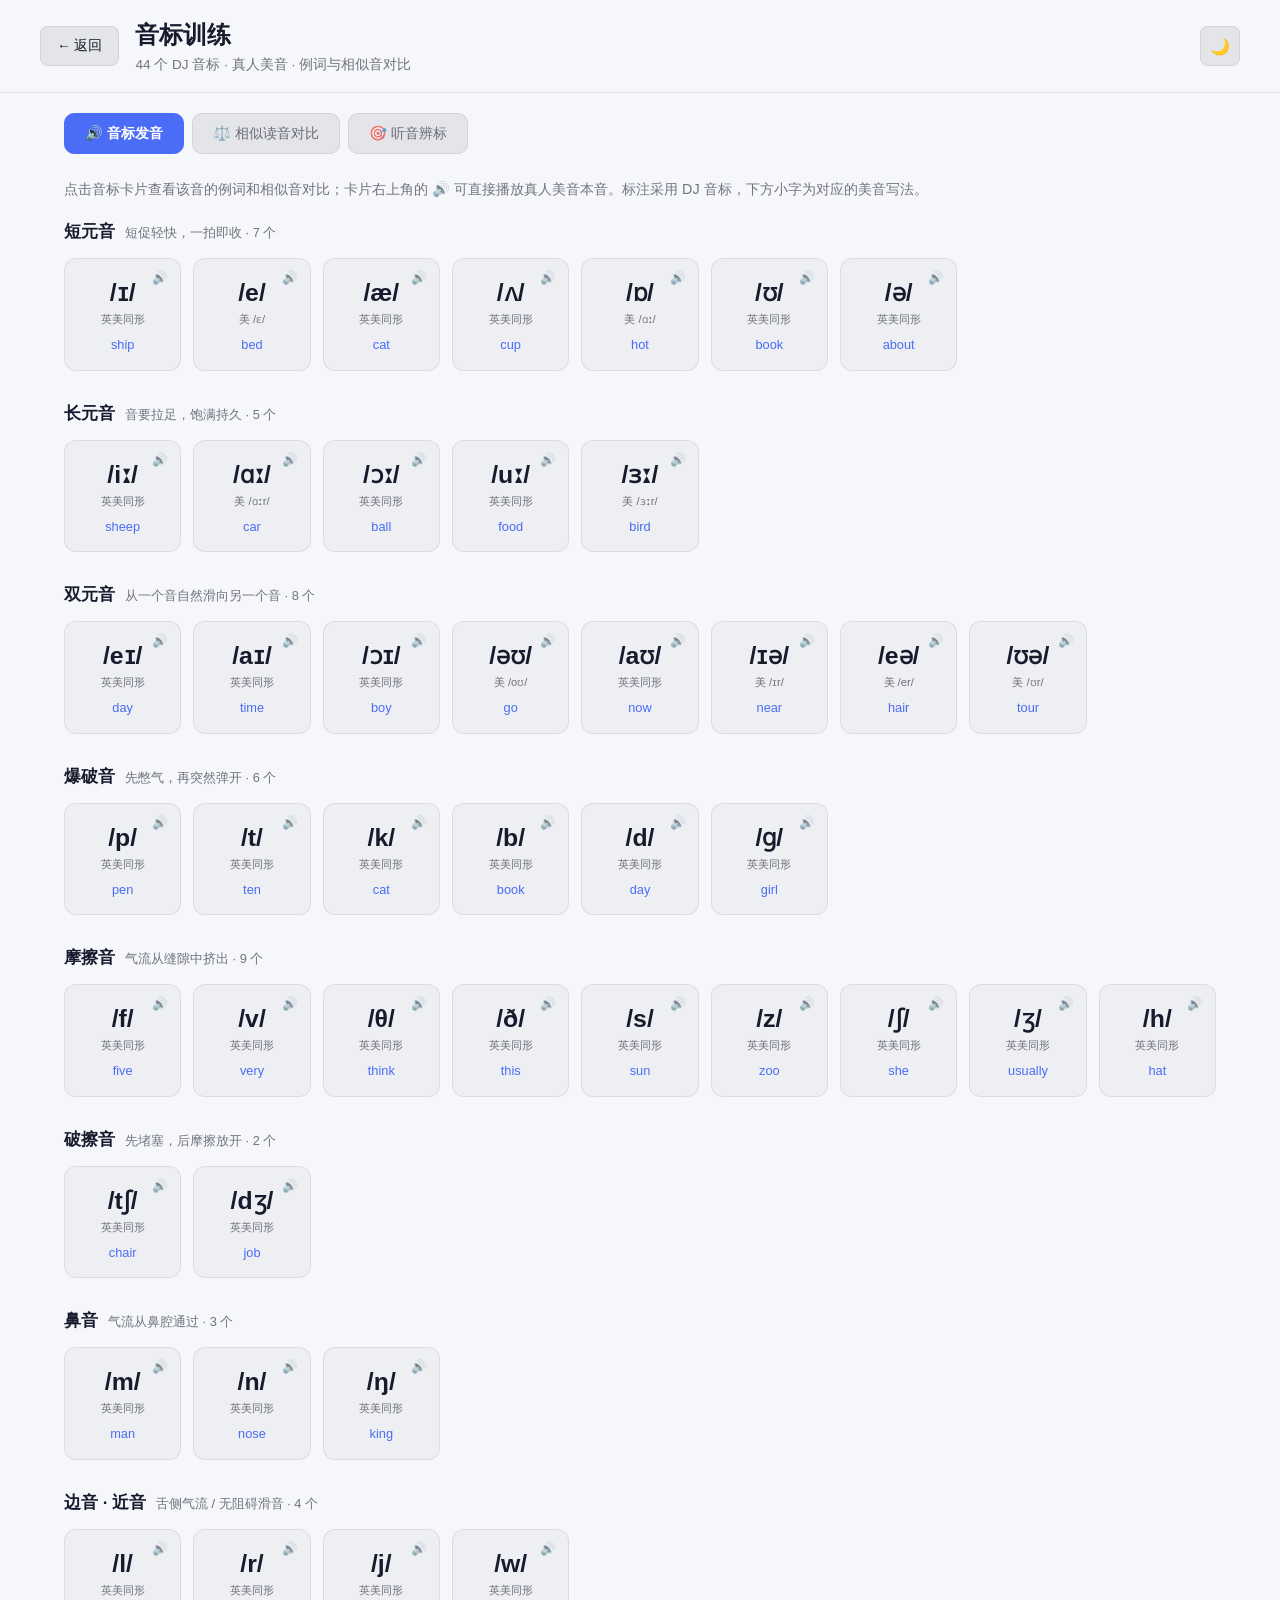
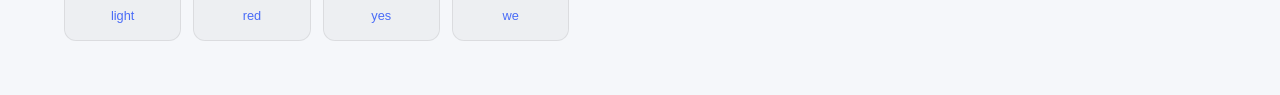
<file: 音标训练.html>
<!DOCTYPE html>
<html lang="zh-CN">
<head>
    <meta charset="UTF-8">
    <meta name="viewport" content="width=device-width, initial-scale=1.0">
    <title>音标训练 · 英语学习中心</title>
    <style>
        /* 主题变量 */
        :root {
            --bg-primary: #f5f7fa;
            --bg-secondary: rgba(0, 0, 0, 0.03);
            --bg-tertiary: rgba(0, 0, 0, 0.07);
            --text-primary: #1a1a2e;
            --text-secondary: rgba(26, 26, 46, 0.6);
            --border-color: rgba(0, 0, 0, 0.08);
            --accent: #4a6cf7;
            --accent-glow: rgba(74, 108, 247, 0.2);
            --note-bg: rgba(74, 108, 247, 0.08);
        }

        [data-theme="dark"] {
            --bg-primary: #0f1428;
            --bg-secondary: rgba(255, 255, 255, 0.03);
            --bg-tertiary: rgba(255, 255, 255, 0.08);
            --text-primary: #e8eaf6;
            --text-secondary: rgba(232, 234, 246, 0.6);
            --border-color: rgba(255, 255, 255, 0.08);
            --accent: #6b8cff;
            --accent-glow: rgba(107, 140, 255, 0.35);
            --note-bg: rgba(107, 140, 255, 0.1);
        }

        * { margin: 0; padding: 0; box-sizing: border-box; }

        body {
            font-family: 'Inter', 'SF Pro', 'PingFang SC', 'Microsoft YaHei', sans-serif;
            background: var(--bg-primary);
            color: var(--text-primary);
            min-height: 100vh;
            line-height: 1.6;
            transition: background 0.3s ease, color 0.3s ease;
        }

        /* ===== 顶部导航 ===== */
        .top-bar {
            background: var(--bg-primary);
            border-bottom: 1px solid var(--border-color);
            padding: 16px 24px;
            position: sticky;
            top: 0;
            z-index: 100;
            backdrop-filter: blur(10px);
        }
        .top-bar-content {
            max-width: 1200px;
            margin: 0 auto;
            display: flex;
            justify-content: space-between;
            align-items: center;
            flex-wrap: wrap;
            gap: 16px;
        }
        .bar-left { display: flex; align-items: center; gap: 16px; flex-wrap: wrap; }
        .back-btn {
            padding: 8px 16px;
            background: var(--bg-tertiary);
            border: 1px solid var(--border-color);
            border-radius: 8px;
            color: var(--text-primary);
            font-size: 0.85rem;
            cursor: pointer;
            transition: all 0.25s ease;
            text-decoration: none;
            display: inline-flex;
            align-items: center;
            gap: 6px;
        }
        .back-btn:hover { background: var(--bg-secondary); transform: translateY(-2px); }
        .page-title { font-size: clamp(1.2rem, 3vw, 1.5rem); font-weight: 600; }
        .page-info { font-size: 0.85rem; color: var(--text-secondary); }
        .bar-right { display: flex; gap: 8px; align-items: center; margin-left: auto; }

        .control-btn {
            width: 40px;
            height: 40px;
            background: var(--bg-tertiary);
            border: 1px solid var(--border-color);
            border-radius: 8px;
            color: var(--text-primary);
            font-size: 1rem;
            cursor: pointer;
            transition: all 0.25s ease;
        }
        .control-btn:hover { transform: translateY(-2px); box-shadow: 0 4px 12px var(--accent-glow); }

        /* ===== 模式标签 ===== */
        .mode-bar {
            max-width: 1200px;
            margin: 20px auto 0;
            padding: 0 24px;
            display: flex;
            gap: 8px;
            flex-wrap: wrap;
        }
        .mode-tab {
            padding: 10px 20px;
            background: var(--bg-tertiary);
            border: 1px solid var(--border-color);
            border-radius: 10px;
            color: var(--text-secondary);
            font-size: 0.9rem;
            cursor: pointer;
            transition: all 0.25s ease;
        }
        .mode-tab:hover { transform: translateY(-2px); color: var(--text-primary); }
        .mode-tab.active { background: var(--accent); border-color: var(--accent); color: #fff; font-weight: 600; }

        /* ===== 主区域 ===== */
        .main-container { max-width: 1200px; margin: 0 auto; padding: 24px; }
        .mode-sec { display: none; animation: fadeIn 0.25s ease; }
        .mode-sec.active { display: block; }
        @keyframes fadeIn { from { opacity: 0; transform: translateY(6px); } to { opacity: 1; transform: none; } }
        .sec-intro { color: var(--text-secondary); font-size: 0.9rem; margin-bottom: 18px; }

        /* ===== 音标卡片 ===== */
        .group-block { margin-bottom: 30px; }
        .group-head { display: flex; align-items: baseline; gap: 10px; margin-bottom: 12px; flex-wrap: wrap; }
        .group-name { font-size: 1.05rem; font-weight: 600; }
        .group-desc { font-size: 0.8rem; color: var(--text-secondary); }
        .phon-grid {
            display: grid;
            grid-template-columns: repeat(auto-fill, minmax(108px, 1fr));
            gap: 12px;
        }
        .phon-tile {
            position: relative;
            background: var(--bg-secondary);
            border: 1px solid var(--border-color);
            border-radius: 12px;
            padding: 18px 10px 14px;
            text-align: center;
            cursor: pointer;
            transition: all 0.25s ease;
        }
        .phon-tile:hover {
            transform: translateY(-4px);
            border-color: var(--accent);
            box-shadow: 0 12px 28px var(--accent-glow);
        }
        .tile-play {
            position: absolute;
            top: 8px;
            right: 8px;
            width: 24px;
            height: 24px;
            display: flex;
            align-items: center;
            justify-content: center;
            border-radius: 6px;
            font-size: 0.78rem;
            color: var(--text-secondary);
            cursor: pointer;
            transition: all 0.2s ease;
        }
        .tile-play:hover { background: var(--accent-glow); color: var(--accent); }
        .tile-sym {
            display: block;
            font-family: 'Lucida Sans Unicode', 'Segoe UI', 'PingFang SC', sans-serif;
            font-size: 1.55rem;
            font-weight: 600;
            line-height: 1.3;
        }
        .tile-us { display: block; font-size: 0.7rem; color: var(--text-secondary); margin-top: 2px; }
        .tile-word { display: block; font-size: 0.8rem; color: var(--accent); margin-top: 6px; }

        /* ===== 学习面板弹窗 ===== */
        .modal-overlay {
            display: none;
            position: fixed;
            inset: 0;
            background: rgba(0, 0, 0, 0.55);
            backdrop-filter: blur(4px);
            z-index: 2000;
            align-items: center;
            justify-content: center;
            padding: 20px;
        }
        .modal-overlay.active { display: flex; }
        .modal-content {
            background: var(--bg-primary);
            border: 1px solid var(--border-color);
            border-radius: 16px;
            width: 100%;
            max-width: 600px;
            max-height: 86vh;
            overflow-y: auto;
            padding: 24px;
        }
        .modal-head { display: flex; align-items: flex-start; gap: 14px; margin-bottom: 14px; }
        .modal-sym {
            font-family: 'Lucida Sans Unicode', 'Segoe UI', 'PingFang SC', sans-serif;
            font-size: clamp(2.2rem, 6vw, 2.7rem);
            font-weight: 700;
            line-height: 1.2;
            color: var(--accent);
        }
        .modal-sym-sub { font-size: 0.85rem; color: var(--text-secondary); margin-top: 4px; }
        .modal-head-right { margin-left: auto; display: flex; flex-direction: column; align-items: flex-end; gap: 8px; }
        .modal-close {
            width: 32px;
            height: 32px;
            border: 1px solid var(--border-color);
            background: var(--bg-tertiary);
            border-radius: 8px;
            color: var(--text-secondary);
            font-size: 1.1rem;
            cursor: pointer;
        }
        .modal-close:hover { color: var(--text-primary); }
        .modal-tags { display: flex; gap: 6px; flex-wrap: wrap; justify-content: flex-end; }
        .tag {
            display: inline-block;
            padding: 2px 10px;
            border-radius: 999px;
            background: var(--bg-tertiary);
            color: var(--text-secondary);
            font-size: 0.75rem;
        }
        .tag.accent { background: var(--accent-glow); color: var(--accent); font-weight: 600; }

        .phon-play-row { display: flex; gap: 8px; margin: 4px 0 14px; flex-wrap: wrap; }
        .btn-primary {
            padding: 10px 22px;
            background: var(--accent);
            border: 1px solid var(--accent);
            border-radius: 10px;
            color: #fff;
            font-size: 0.9rem;
            font-weight: 600;
            cursor: pointer;
            transition: all 0.25s ease;
        }
        .btn-primary:hover { transform: translateY(-2px); box-shadow: 0 8px 20px var(--accent-glow); }
        .btn-ghost {
            padding: 9px 16px;
            background: var(--bg-tertiary);
            border: 1px solid var(--border-color);
            border-radius: 8px;
            color: var(--text-primary);
            font-size: 0.85rem;
            cursor: pointer;
            transition: all 0.25s ease;
        }
        .btn-ghost:hover { transform: translateY(-2px); border-color: var(--accent); }

        .us-note {
            background: var(--note-bg);
            border: 1px dashed var(--accent);
            border-radius: 8px;
            padding: 8px 12px;
            font-size: 0.82rem;
            color: var(--text-secondary);
            margin-bottom: 12px;
        }
        .tip-block {
            background: var(--bg-secondary);
            border: 1px solid var(--border-color);
            border-radius: 10px;
            padding: 12px 14px;
            font-size: 0.88rem;
            margin-bottom: 10px;
        }
        .tip-block b { display: block; margin-bottom: 4px; font-size: 0.8rem; }
        .tip-tips b { color: var(--accent); }
        .tip-trap b { color: #dc2626; }
        [data-theme="dark"] .tip-trap b { color: #f87171; }

        .block-title {
            font-size: 0.82rem;
            font-weight: 600;
            color: var(--text-secondary);
            margin: 18px 0 8px;
            letter-spacing: 0.02em;
        }
        .word-list { border-top: 1px solid var(--border-color); }
        .word-row {
            display: flex;
            align-items: center;
            gap: 12px;
            padding: 11px 0;
            border-bottom: 1px solid var(--border-color);
        }
        .word-main { min-width: 0; }
        .word-text { font-size: 1.05rem; font-weight: 600; }
        .word-cn { font-size: 0.78rem; color: var(--text-secondary); }
        .word-ipa-wrap { margin-left: auto; text-align: right; }
        .word-ipa {
            font-family: ui-monospace, 'SF Mono', Consolas, monospace;
            font-size: 0.92rem;
            white-space: nowrap;
        }
        .word-ipa.alt { color: var(--text-secondary); font-size: 0.78rem; margin-top: 2px; }
        .ipa-hl { color: var(--accent); font-weight: 700; }
        .play-btn-sm {
            flex: none;
            width: 36px;
            height: 36px;
            border: 1px solid var(--border-color);
            background: var(--bg-tertiary);
            border-radius: 8px;
            cursor: pointer;
            font-size: 0.9rem;
            color: var(--text-primary);
            transition: all 0.2s ease;
            display: flex;
            align-items: center;
            justify-content: center;
        }
        .play-btn-sm:hover { border-color: var(--accent); transform: translateY(-2px); }

        .mini-list { display: flex; flex-direction: column; gap: 8px; }
        .mini-pair {
            display: flex;
            align-items: center;
            gap: 12px;
            width: 100%;
            padding: 10px 14px;
            background: var(--bg-secondary);
            border: 1px solid var(--border-color);
            border-radius: 10px;
            color: var(--text-primary);
            cursor: pointer;
            text-align: left;
            transition: all 0.2s ease;
            font-family: inherit;
        }
        .mini-pair:hover { border-color: var(--accent); transform: translateX(3px); }
        .mini-syms {
            font-family: 'Lucida Sans Unicode', 'Segoe UI', sans-serif;
            font-weight: 700;
            white-space: nowrap;
        }
        .mini-syms .vs { color: var(--accent); font-size: 0.72rem; margin: 0 5px; }
        .mini-words { font-size: 0.86rem; color: var(--text-secondary); }
        .mini-go { margin-left: auto; font-size: 0.75rem; color: var(--accent); white-space: nowrap; }

        /* ===== 相似读音对比 ===== */
        .pair-grid {
            display: grid;
            grid-template-columns: repeat(auto-fill, minmax(300px, 1fr));
            gap: 14px;
        }
        .pair-card {
            background: var(--bg-secondary);
            border: 1px solid var(--border-color);
            border-radius: 14px;
            padding: 18px;
            transition: all 0.25s ease;
        }
        .pair-card:hover { border-color: var(--accent); box-shadow: 0 10px 26px var(--accent-glow); }
        .pair-syms {
            font-family: 'Lucida Sans Unicode', 'Segoe UI', sans-serif;
            font-weight: 700;
            font-size: 1.15rem;
        }
        .pair-syms .vs { color: var(--accent); font-size: 0.78rem; margin: 0 6px; }
        .pair-sub { font-size: 0.75rem; color: var(--text-secondary); margin-top: 2px; }
        .pair-words { display: flex; flex-direction: column; gap: 6px; margin: 12px 0 10px; }
        .pair-word {
            display: flex;
            align-items: center;
            gap: 10px;
            width: 100%;
            padding: 9px 10px;
            background: var(--bg-primary);
            border: 1px solid var(--border-color);
            border-radius: 9px;
            color: var(--text-primary);
            cursor: pointer;
            text-align: left;
            font-family: inherit;
            transition: all 0.2s ease;
        }
        .pair-word:hover { border-color: var(--accent); }
        .pw-speak { font-size: 0.85rem; color: var(--text-secondary); }
        .pw-main { display: flex; flex-direction: column; min-width: 0; }
        .pw-text { font-size: 1.02rem; font-weight: 600; }
        .pw-cn { font-size: 0.74rem; color: var(--text-secondary); }
        .pw-ipa {
            margin-left: auto;
            text-align: right;
            font-family: ui-monospace, 'SF Mono', Consolas, monospace;
            font-size: 0.82rem;
            white-space: nowrap;
        }
        .pw-dj { display: block; color: var(--text-secondary); font-size: 0.72rem; }
        .pair-note {
            font-size: 0.77rem;
            color: var(--text-secondary);
            padding-top: 10px;
            border-top: 1px dashed var(--border-color);
        }
        .pair-actions { display: flex; gap: 8px; margin-top: 12px; flex-wrap: wrap; }
        .pair-actions .btn-ghost { flex: 1; white-space: nowrap; padding: 8px 10px; }

        .empty-hint { text-align: center; color: var(--text-secondary); padding: 30px 0; font-size: 0.85rem; }
        .warn-banner {
            display: none;
            background: rgba(220, 38, 38, 0.1);
            border: 1px solid #dc2626;
            color: #dc2626;
            border-radius: 10px;
            padding: 10px 16px;
            font-size: 0.85rem;
            margin-bottom: 16px;
        }

        /* ===== 听音辨标 ===== */
        .quiz-panel {
            max-width: 640px;
            background: var(--bg-secondary);
            border: 1px solid var(--border-color);
            border-radius: 16px;
            padding: 22px;
        }
        .quiz-stats { display: flex; gap: 18px; flex-wrap: wrap; font-size: 0.82rem; color: var(--text-secondary); }
        .quiz-stats b { color: var(--text-primary); font-size: 1rem; font-weight: 600; }
        .quiz-stage { display: flex; flex-direction: column; align-items: center; gap: 10px; padding: 26px 0 20px; }
        .quiz-play {
            width: 86px;
            height: 86px;
            border: none;
            border-radius: 50%;
            background: var(--accent);
            color: #fff;
            font-size: 1.9rem;
            cursor: pointer;
            box-shadow: 0 8px 22px var(--accent-glow);
            transition: all 0.25s ease;
        }
        .quiz-play:hover { transform: translateY(-3px) scale(1.03); }
        .quiz-play:active { transform: scale(0.96); }
        .quiz-hint { font-size: 0.85rem; color: var(--text-secondary); }
        .quiz-opts { display: grid; grid-template-columns: repeat(4, 1fr); gap: 10px; }
        .quiz-opt {
            padding: 18px 8px;
            background: var(--bg-primary);
            border: 1px solid var(--border-color);
            border-radius: 12px;
            color: var(--text-primary);
            font-family: 'Lucida Sans Unicode', 'Segoe UI', sans-serif;
            font-size: 1.25rem;
            font-weight: 700;
            cursor: pointer;
            transition: all 0.2s ease;
        }
        .quiz-opt:hover:not(:disabled) { border-color: var(--accent); transform: translateY(-3px); }
        .quiz-opt:disabled { cursor: default; opacity: 0.6; }
        .quiz-opt.right { border-color: #16a34a; background: rgba(22, 163, 74, 0.12); color: #16a34a; opacity: 1; }
        .quiz-opt.wrong { border-color: #dc2626; background: rgba(220, 38, 38, 0.1); color: #dc2626; opacity: 1; }
        .quiz-feedback { min-height: 24px; margin-top: 14px; text-align: center; font-size: 0.86rem; color: var(--text-secondary); }
        .quiz-feedback.ok { color: #16a34a; }
        .quiz-feedback.bad { color: #dc2626; }
        .quiz-actions { display: flex; gap: 10px; margin-top: 4px; }
        .quiz-actions button { flex: 1; }
        .quiz-actions button:disabled { opacity: 0.5; cursor: default; transform: none; box-shadow: none; }

        @media (max-width: 640px) {
            .top-bar { padding: 12px 16px; }
            .main-container { padding: 16px; }
            .mode-bar { padding: 0 16px; }
            .modal-content { padding: 18px; }
            .word-row { gap: 8px; }
            .pair-grid { grid-template-columns: 1fr; }
            .quiz-panel { padding: 16px; }
            .quiz-opts { grid-template-columns: repeat(2, 1fr); }
        }
    </style>
    <script src="user.js"></script>
</head>
<body>
    <div class="top-bar">
        <div class="top-bar-content">
            <div class="bar-left">
                <a href="index.html" class="back-btn">← 返回</a>
                <div>
                    <h1 class="page-title">音标训练</h1>
                    <div class="page-info">44 个 DJ 音标 · 真人美音 · 例词与相似音对比</div>
                </div>
            </div>
            <div class="bar-right">
                <button class="control-btn" id="themeBtn" title="切换主题"><span id="themeIcon">🌙</span></button>
            </div>
        </div>
    </div>

    <div class="mode-bar">
        <button class="mode-tab active" data-mode="study">🔊 音标发音</button>
        <button class="mode-tab" data-mode="pairs">⚖️ 相似读音对比</button>
        <button class="mode-tab" data-mode="quiz">🎯 听音辨标</button>
    </div>

    <div class="main-container">
        <div class="warn-banner" id="ttsWarn">当前浏览器不支持语音合成，发音功能不可用。请使用 Chrome / Edge 浏览器。</div>

        <section class="mode-sec active" id="studySec">
            <p class="sec-intro">点击音标卡片查看该音的例词和相似音对比；卡片右上角的 🔊 可直接播放真人美音本音。标注采用 DJ 音标，下方小字为对应的美音写法。</p>
            <div id="studyGrid"></div>
        </section>

        <section class="mode-sec" id="pairsSec">
            <p class="sec-intro">每组两个音只差一个音素。点击单词可听发音，「对比音素」用真人美音连续播放两个音，「对比单词」连续朗读两个例词，感受细微差别。</p>
            <div class="pair-grid" id="pairGrid"></div>
        </section>

        <section class="mode-sec" id="quizSec">
            <p class="sec-intro">听真人美音，从 4 个音标里选出听到的那一个。答错的音会进入“待重练”，后面的题目会优先考它。</p>
            <div class="quiz-panel">
                <div class="quiz-stats">
                    <span>答对 <b id="quizRight">0</b> / <b id="quizTotal">0</b></span>
                    <span>连对 <b id="quizStreak">0</b></span>
                    <span>正确率 <b id="quizAcc">—</b></span>
                    <span>待重练 <b id="quizPool">0</b></span>
                </div>
                <div class="quiz-stage">
                    <button class="quiz-play" id="quizPlayBtn" title="再听一遍">🔊</button>
                    <div class="quiz-hint" id="quizHint">先听一遍，再选音标</div>
                </div>
                <div class="quiz-opts" id="quizOpts"></div>
                <div class="quiz-feedback" id="quizFeedback"></div>
                <div class="quiz-actions">
                    <button class="btn-primary" id="quizNextBtn" disabled>下一题 →</button>
                    <button class="btn-ghost" id="quizResetBtn">重新开始</button>
                </div>
            </div>
        </section>
    </div>

    <div class="modal-overlay" id="studyModal">
        <div class="modal-content" id="modalBody"></div>
    </div>

    <script src="phonetics-data.js"></script>
    <script>
        const $ = id => document.getElementById(id);
        const GROUP_MAP = {};
        PHONETICS_GROUPS.forEach(g => GROUP_MAP[g.key] = g);

        const SYM = p => '/' + p.uk + '/';
        const US_SYM = p => '/' + p.us + '/';
        const IPA = (w, acc) => '/' + w[acc] + '/';

        // 在 IPA 字符串中高亮目标音标符号
        function markIPA(ipa, target) {
            if (!target) return ipa;
            const i = ipa.indexOf(target);
            if (i < 0) return ipa;
            return ipa.slice(0, i) + '<span class="ipa-hl">' + target + '</span>' + ipa.slice(i + target.length);
        }

        // ===== 真音播放：美音真人录音 =====
        const AUDIO_BASE = 'audio/phonetics/us/';
        const audioCache = new Map();
        let currentAudio = null;

        function getAudio(slug) {
            if (audioCache.has(slug)) return audioCache.get(slug);
            const a = new Audio(AUDIO_BASE + slug + '.mp3');
            a.preload = 'auto';
            audioCache.set(slug, a);
            return a;
        }

        function stopAudio() {
            if ('speechSynthesis' in window) speechSynthesis.cancel();
            if (currentAudio) {
                currentAudio.onended = null;
                currentAudio.ontimeupdate = null;
                currentAudio.pause();
                try { currentAudio.currentTime = 0; } catch (e) {}
                currentAudio = null;
            }
        }

        function playSequence(slugs, rate, onDone) {
            stopAudio();
            const step = i => {
                if (i >= slugs.length) {
                    currentAudio = null;
                    if (onDone) onDone();
                    return;
                }
                const a = getAudio(slugs[i]);
                const trim = PHONEME_TRIM[slugs[i]] || [0, 0];
                currentAudio = a;
                a.playbackRate = rate || 1;

                const begin = () => {
                    if (a !== currentAudio) return; // 已被新的播放请求接管
                    if (trim[0] > 0) { try { a.currentTime = trim[0]; } catch (e) {} }
                    if (trim[1] > 0) {
                        // 尾部是静音，到点就收，避免连读时出现长间隔
                        a.ontimeupdate = () => {
                            if (!a.paused && a.currentTime >= trim[1]) {
                                a.onended = null;
                                a.ontimeupdate = null;
                                a.pause();
                                step(i + 1);
                            }
                        };
                    }
                    a.play().catch(() => {
                        if (a !== currentAudio) return;
                        a.onended = null;
                        a.ontimeupdate = null;
                        step(i + 1);
                    });
                };
                a.onended = () => {
                    a.onended = null;
                    a.ontimeupdate = null;
                    step(i + 1);
                };

                // 首次播放时元素可能还没拿到时长，等 metadata 后再定位起播点
                if (a.readyState >= 1) begin();
                else a.addEventListener('loadedmetadata', begin, { once: true });
            };
            step(0);
        }

        // 页面空闲时预取全部真人录音，点击时不用等网络
        function preloadPhonemeAudio() {
            (PHONEME_AUDIO.us || []).forEach(slug => {
                const a = getAudio(slug);
                if (a.readyState === 0) a.load();
            });
        }

        // 美音中没有独立央化双元音，按数据里的组合用真人音素连读
        function phonemeSlugs(p) {
            const chain = PHONEME_US_CHAIN[p.slug];
            return chain || [p.slug];
        }
        function playPhoneme(p, rate) { playSequence(phonemeSlugs(p), rate); }
        function playPhonemePair(pa, pb) { playSequence(phonemeSlugs(pa).concat(phonemeSlugs(pb)), 1); }

        // ===== 单词发音（TTS 美音） =====
        const TTS = {
            voice: null,
            init() {
                if (!('speechSynthesis' in window)) { $('ttsWarn').style.display = 'block'; return; }
                const load = () => {
                    const vs = speechSynthesis.getVoices();
                    if (!vs.length) return;
                    this.voice = vs.find(v => v.lang.toLowerCase().replace('_', '-') === 'en-us'
                            && /aria|jenny|zira|samantha|google us/i.test(v.name))
                        || vs.find(v => v.lang.toLowerCase().replace('_', '-') === 'en-us')
                        || vs.find(v => v.lang.toLowerCase().startsWith('en')) || null;
                };
                load();
                speechSynthesis.onvoiceschanged = load;
            },
            speak(text, rate) {
                if (!('speechSynthesis' in window)) return;
                stopAudio();
                const u = new SpeechSynthesisUtterance(text);
                u.voice = this.voice;
                u.lang = 'en-US';
                u.rate = rate || 1;
                speechSynthesis.speak(u);
            },
            speakSeq(texts, rate) {
                if (!('speechSynthesis' in window)) return;
                stopAudio();
                const step = i => {
                    if (i >= texts.length) return;
                    const u = new SpeechSynthesisUtterance(texts[i]);
                    u.voice = this.voice;
                    u.lang = 'en-US';
                    u.rate = rate || 1;
                    u.onend = () => step(i + 1);
                    u.onerror = () => step(i + 1);
                    speechSynthesis.speak(u);
                };
                step(0);
            }
        };

        // ===== 主题 =====
        function initTheme() {
            const dark = localStorage.getItem('yilinDarkMode') === 'true';
            document.documentElement.setAttribute('data-theme', dark ? 'dark' : 'light');
            $('themeIcon').textContent = dark ? '☀️' : '🌙';
        }
        function toggleTheme() {
            const dark = document.documentElement.getAttribute('data-theme') !== 'dark';
            document.documentElement.setAttribute('data-theme', dark ? 'dark' : 'light');
            localStorage.setItem('yilinDarkMode', dark);
            $('themeIcon').textContent = dark ? '☀️' : '🌙';
        }

        // ===== 模式切换 =====
        function switchMode(mode) {
            document.querySelectorAll('.mode-tab').forEach(t => t.classList.toggle('active', t.dataset.mode === mode));
            document.querySelectorAll('.mode-sec').forEach(s => s.classList.remove('active'));
            $(mode + 'Sec').classList.add('active');
            stopAudio();
            if (mode === 'quiz') nextQuizQuestion(true);
        }

        // ===== 音标总览 =====
        function tileHTML(p) {
            const diff = p.uk !== p.us;
            return `<div class="phon-tile" data-id="${p.id}">
                <span class="tile-play" data-play="${p.id}" title="播放真人本音">🔊</span>
                <span class="tile-sym">${SYM(p)}</span>
                <span class="tile-us">${diff ? '美 ' + US_SYM(p) : '英美同形'}</span>
                <span class="tile-word">${p.words[0].w}</span>
            </div>`;
        }

        function renderStudy() {
            $('studyGrid').innerHTML = PHONETICS_GROUPS.map(g => {
                const items = PHONEMES.filter(p => p.group === g.key);
                if (!items.length) return '';
                return `<div class="group-block">
                    <div class="group-head">
                        <span class="group-name">${g.name}</span>
                        <span class="group-desc">${g.desc} · ${items.length} 个</span>
                    </div>
                    <div class="phon-grid">${items.map(tileHTML).join('')}</div>
                </div>`;
            }).join('');

            $('studyGrid').querySelectorAll('.phon-tile').forEach(tile => {
                tile.addEventListener('click', e => {
                    if (e.target.closest('.tile-play')) return;
                    openModal(tile.dataset.id);
                });
            });
            $('studyGrid').querySelectorAll('.tile-play').forEach(btn => {
                btn.addEventListener('click', e => {
                    e.stopPropagation();
                    const p = PHONEMES.find(x => x.id === btn.dataset.play);
                    if (p) playPhoneme(p);
                });
            });
        }

        // ===== 音标详情弹窗 =====
        function openModal(id) {
            const p = PHONEMES.find(x => x.id === id);
            if (!p) return;
            const g = GROUP_MAP[p.group];
            const diff = p.uk !== p.us;
            const related = MINIMAL_PAIRS.filter(x => x.p.includes(p.id));

            const rows = p.words.map(w => {
                const usLine = '美 ' + markIPA(IPA(w, 'us'), p.us);
                const djLine = w.uk !== w.us
                    ? `<div class="word-ipa alt">DJ ${markIPA(IPA(w, 'uk'), p.uk)}</div>` : '';
                return `<div class="word-row">
                    <div class="word-main">
                        <div class="word-text">${w.w}</div>
                        <div class="word-cn">${w.cn}</div>
                    </div>
                    <div class="word-ipa-wrap">
                        <div class="word-ipa">${usLine}</div>
                        ${djLine}
                    </div>
                    <button class="play-btn-sm" data-word="${w.w}" title="播放单词">🔊</button>
                </div>`;
            }).join('');

            const mini = related.length ? related.map(pair => {
                const otherId = pair.p[0] === p.id ? pair.p[1] : pair.p[0];
                const other = PHONEMES.find(x => x.id === otherId);
                return `<button class="mini-pair" data-mini="${pair.id}">
                    <span class="mini-syms">${SYM(p)}<span class="vs">vs</span>${SYM(other)}</span>
                    <span class="mini-words">${pair.a.w} ↔ ${pair.b.w}</span>
                    <span class="mini-go">对比 →</span>
                </button>`;
            }).join('') : '<div class="empty-hint">这个音暂无相似音对</div>';

            $('modalBody').innerHTML = `
                <div class="modal-head">
                    <div>
                        <div class="modal-sym">${SYM(p)}</div>
                        <div class="modal-sym-sub">${diff ? '美音写法 ' + US_SYM(p) : '英美写法相同'}</div>
                    </div>
                    <div class="modal-head-right">
                        <button class="modal-close" id="modalCloseBtn" title="关闭">×</button>
                        <div class="modal-tags">
                            <span class="tag accent">${g.name}</span>
                            ${p.voice ? `<span class="tag">${p.voice}辅音</span>` : ''}
                            <span class="tag">真人美音</span>
                        </div>
                    </div>
                </div>
                <div class="phon-play-row">
                    <button class="btn-primary" id="phonMainBtn">🔊 听本音</button>
                    <button class="btn-ghost" id="phonSlowBtn">🐢 慢速 0.7x</button>
                </div>
                ${p.usNote ? `<div class="us-note">ℹ️ ${p.usNote}</div>` : ''}
                <div class="tip-block tip-tips"><b>💡 口型要领</b>${p.tips}</div>
                <div class="tip-block tip-trap"><b>⚠️ 易错点</b>${p.trap}</div>
                <div class="block-title">包含 ${SYM(p)} 的单词</div>
                <div class="word-list">${rows}</div>
                <div class="block-title">相似读音对比</div>
                <div class="mini-list">${mini}</div>
            `;

            $('studyModal').classList.add('active');
            $('modalCloseBtn').addEventListener('click', closeModal);
            $('phonMainBtn').addEventListener('click', () => playPhoneme(p));
            $('phonSlowBtn').addEventListener('click', () => playPhoneme(p, 0.7));
            $('modalBody').querySelectorAll('[data-word]').forEach(btn => {
                btn.addEventListener('click', () => TTS.speak(btn.dataset.word));
            });
            $('modalBody').querySelectorAll('[data-mini]').forEach(btn => {
                btn.addEventListener('click', () => {
                    const pair = MINIMAL_PAIRS.find(x => x.id === btn.dataset.mini);
                    if (pair) playPairPhonemes(pair);
                });
            });

            playPhoneme(p);
        }

        function closeModal() {
            stopAudio();
            $('studyModal').classList.remove('active');
        }

        // ===== 相似读音对比 =====
        function pairWordHTML(w, phoneme) {
            return `<button class="pair-word" data-word="${w.w}" title="播放 ${w.w}">
                <span class="pw-speak">🔊</span>
                <span class="pw-main">
                    <span class="pw-text">${w.w}</span>
                    <span class="pw-cn">${w.cn}</span>
                </span>
                <span class="pw-ipa">美 ${markIPA(IPA(w, 'us'), phoneme.us)}${w.uk !== w.us ? `<span class="pw-dj">DJ ${IPA(w, 'uk')}</span>` : ''}</span>
            </button>`;
        }

        function pairCardHTML(pair) {
            const pa = PHONEMES.find(x => x.id === pair.p[0]);
            const pb = PHONEMES.find(x => x.id === pair.p[1]);
            return `<div class="pair-card">
                <div class="pair-syms">${SYM(pa)}<span class="vs">vs</span>${SYM(pb)}</div>
                <div class="pair-sub">美音 ${US_SYM(pa)} vs ${US_SYM(pb)}</div>
                <div class="pair-words">
                    ${pairWordHTML(pair.a, pa)}
                    ${pairWordHTML(pair.b, pb)}
                </div>
                <div class="pair-note">${pair.note}</div>
                <div class="pair-actions">
                    <button class="btn-ghost" data-pcmp="${pair.id}">⚖️ 对比音素</button>
                    <button class="btn-ghost" data-wcmp="${pair.id}">🔊 对比单词</button>
                </div>
            </div>`;
        }

        function playPairPhonemes(pair) {
            const pa = PHONEMES.find(x => x.id === pair.p[0]);
            const pb = PHONEMES.find(x => x.id === pair.p[1]);
            if (pa && pb) playPhonemePair(pa, pb);
        }

        function renderPairs() {
            $('pairGrid').innerHTML = MINIMAL_PAIRS.map(pairCardHTML).join('');
            $('pairGrid').querySelectorAll('[data-word]').forEach(btn => {
                btn.addEventListener('click', () => TTS.speak(btn.dataset.word));
            });
            $('pairGrid').querySelectorAll('[data-pcmp]').forEach(btn => {
                btn.addEventListener('click', () => {
                    const pair = MINIMAL_PAIRS.find(x => x.id === btn.dataset.pcmp);
                    if (pair) playPairPhonemes(pair);
                });
            });
            $('pairGrid').querySelectorAll('[data-wcmp]').forEach(btn => {
                btn.addEventListener('click', () => {
                    const pair = MINIMAL_PAIRS.find(x => x.id === btn.dataset.wcmp);
                    if (pair) TTS.speakSeq([pair.a.w, pair.b.w], 0.95);
                });
            });
        }

        // ===== 听音辨标 =====
        const quizState = { p: null, opts: [], answered: false, right: 0, total: 0, streak: 0, pool: [] };
        const isVowel = p => ['vs', 'vl', 'vd'].includes(p.group);

        function shuffle(arr) {
            for (let i = arr.length - 1; i > 0; i--) {
                const j = Math.floor(Math.random() * (i + 1));
                [arr[i], arr[j]] = [arr[j], arr[i]];
            }
            return arr;
        }

        function renderQuizStats() {
            $('quizRight').textContent = quizState.right;
            $('quizTotal').textContent = quizState.total;
            $('quizStreak').textContent = quizState.streak;
            $('quizPool').textContent = quizState.pool.length;
            $('quizAcc').textContent = quizState.total
                ? Math.round(quizState.right / quizState.total * 100) + '%' : '—';
        }

        function nextQuizQuestion(play) {
            // 错题池优先，重练完再随机出新题
            let p = null;
            if (quizState.pool.length) {
                const i = Math.floor(Math.random() * quizState.pool.length);
                p = PHONEMES.find(x => x.id === quizState.pool[i]);
                quizState.pool.splice(i, 1);
            }
            if (!p) p = PHONEMES[Math.floor(Math.random() * PHONEMES.length)];

            const pool = PHONEMES.filter(x => x.id !== p.id && isVowel(x) === isVowel(p));
            quizState.p = p;
            quizState.answered = false;
            quizState.opts = shuffle([p, ...shuffle(pool.slice()).slice(0, 3)]);

            $('quizOpts').innerHTML = quizState.opts.map(o =>
                `<button class="quiz-opt" data-opt="${o.id}">${SYM(o)}</button>`).join('');
            $('quizOpts').querySelectorAll('.quiz-opt').forEach(btn => {
                btn.addEventListener('click', () => answerQuiz(btn));
            });
            $('quizHint').textContent = isVowel(p) ? '听一听，这是哪个元音？' : '听一听，这是哪个辅音？';
            $('quizFeedback').textContent = '';
            $('quizFeedback').className = 'quiz-feedback';
            $('quizNextBtn').disabled = true;
            renderQuizStats();
            if (play) playPhoneme(p);
        }

        function answerQuiz(btn) {
            if (quizState.answered) return;
            quizState.answered = true;
            const p = quizState.p;
            const ok = btn.dataset.opt === p.id;

            quizState.total++;
            if (ok) {
                quizState.right++;
                quizState.streak++;
            } else {
                quizState.streak = 0;
                if (!quizState.pool.includes(p.id)) quizState.pool.push(p.id);
            }

            $('quizOpts').querySelectorAll('.quiz-opt').forEach(b => {
                b.disabled = true;
                if (b.dataset.opt === p.id) b.classList.add('right');
            });
            if (!ok) btn.classList.add('wrong');

            const fb = $('quizFeedback');
            fb.textContent = ok
                ? `✓ 答对了！${SYM(p)} 例词 ${p.words[0].w}（${p.words[0].cn}）`
                : `✗ 这是 ${SYM(p)}，不是 ${btn.textContent}。例词 ${p.words[0].w}，再听一遍。`;
            fb.className = 'quiz-feedback ' + (ok ? 'ok' : 'bad');

            $('quizNextBtn').disabled = false;
            renderQuizStats();
            if (!ok) playPhoneme(p);
        }

        function resetQuiz() {
            quizState.right = 0;
            quizState.total = 0;
            quizState.streak = 0;
            quizState.pool = [];
            nextQuizQuestion(true);
        }

        // ===== 初始化 =====
        function init() {
            initTheme();
            TTS.init();
            $('themeBtn').addEventListener('click', toggleTheme);
            document.querySelectorAll('.mode-tab').forEach(t => {
                t.addEventListener('click', () => switchMode(t.dataset.mode));
            });
            $('studyModal').addEventListener('click', e => {
                if (e.target === $('studyModal')) closeModal();
            });
            document.addEventListener('keydown', e => {
                if (e.key === 'Escape') closeModal();
            });
            $('quizPlayBtn').addEventListener('click', () => {
                if (quizState.p) playPhoneme(quizState.p);
            });
            $('quizNextBtn').addEventListener('click', () => nextQuizQuestion(true));
            $('quizResetBtn').addEventListener('click', resetQuiz);
            nextQuizQuestion(false);

            renderStudy();
            renderPairs();
            const idle = window.requestIdleCallback || (fn => setTimeout(fn, 500));
            idle(preloadPhonemeAudio, { timeout: 2000 });
        }
        document.addEventListener('DOMContentLoaded', init);
    </script>
</body>
</html>
</file>
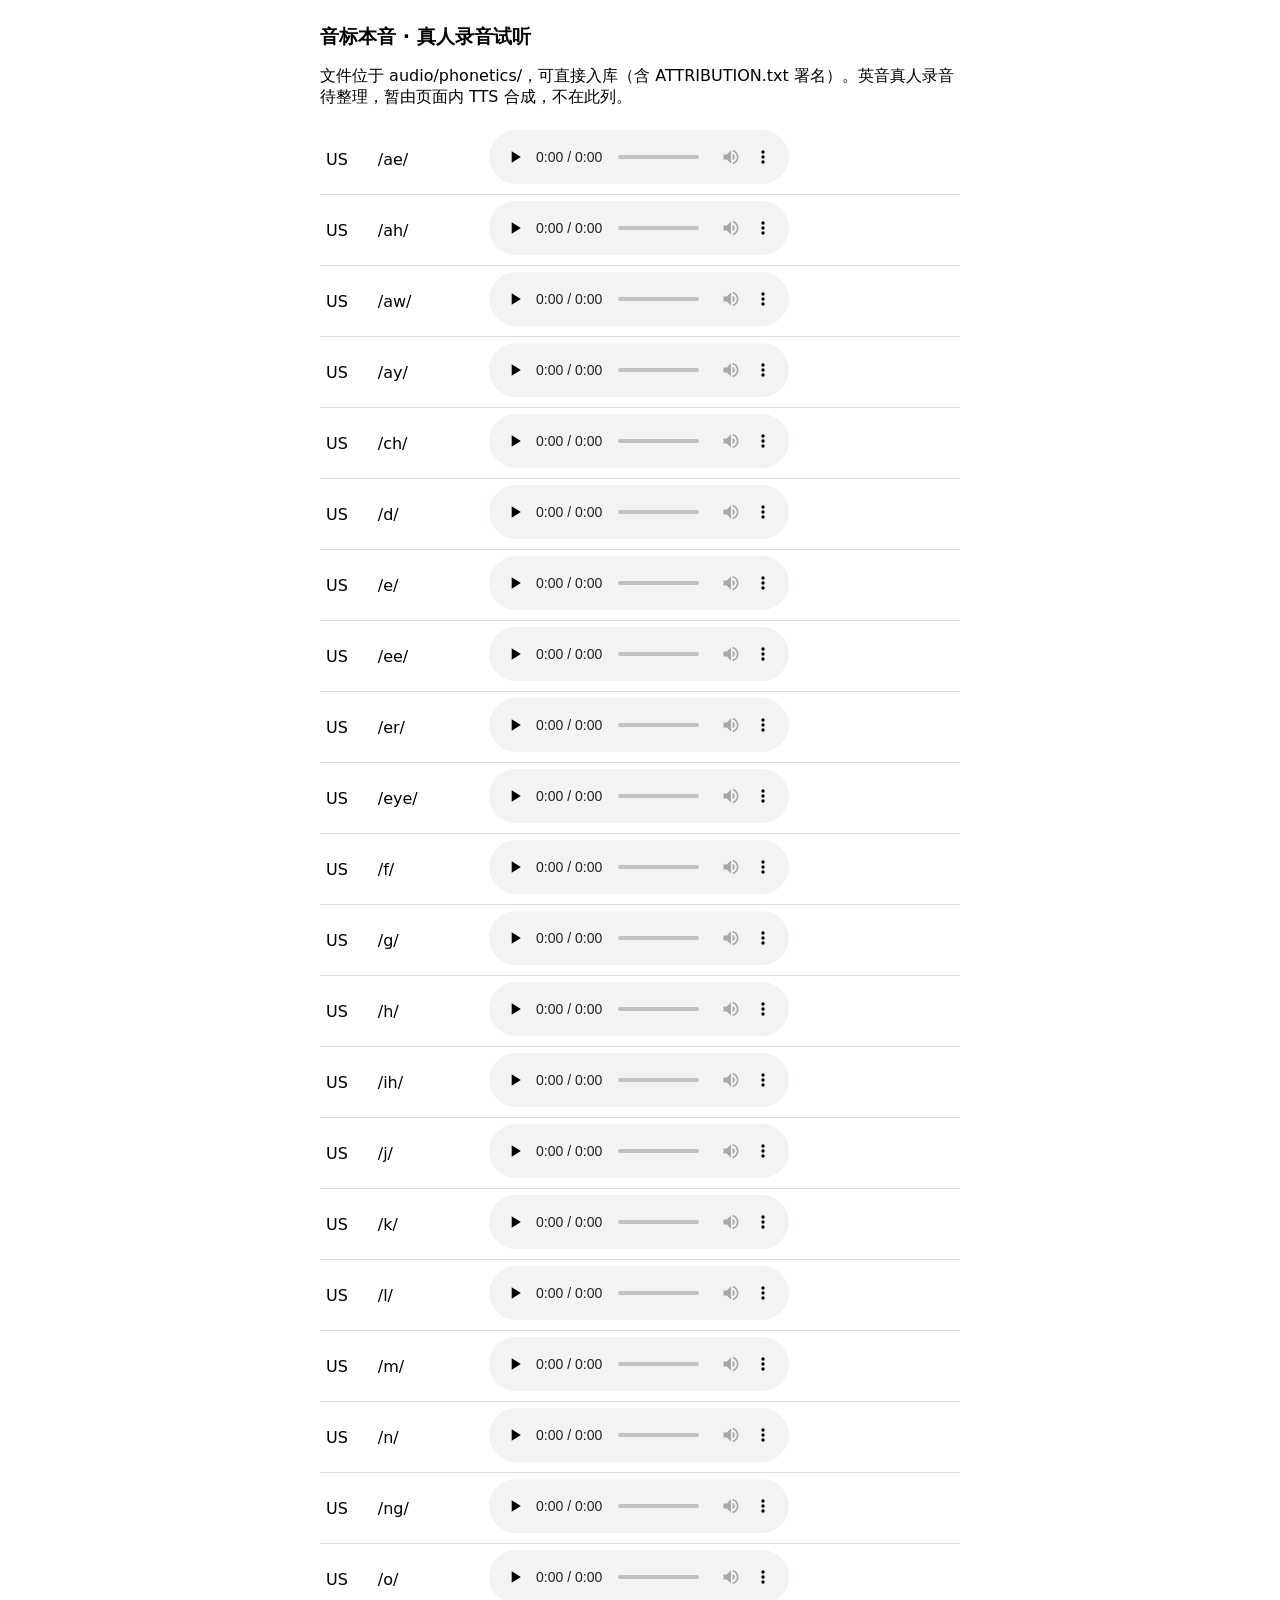
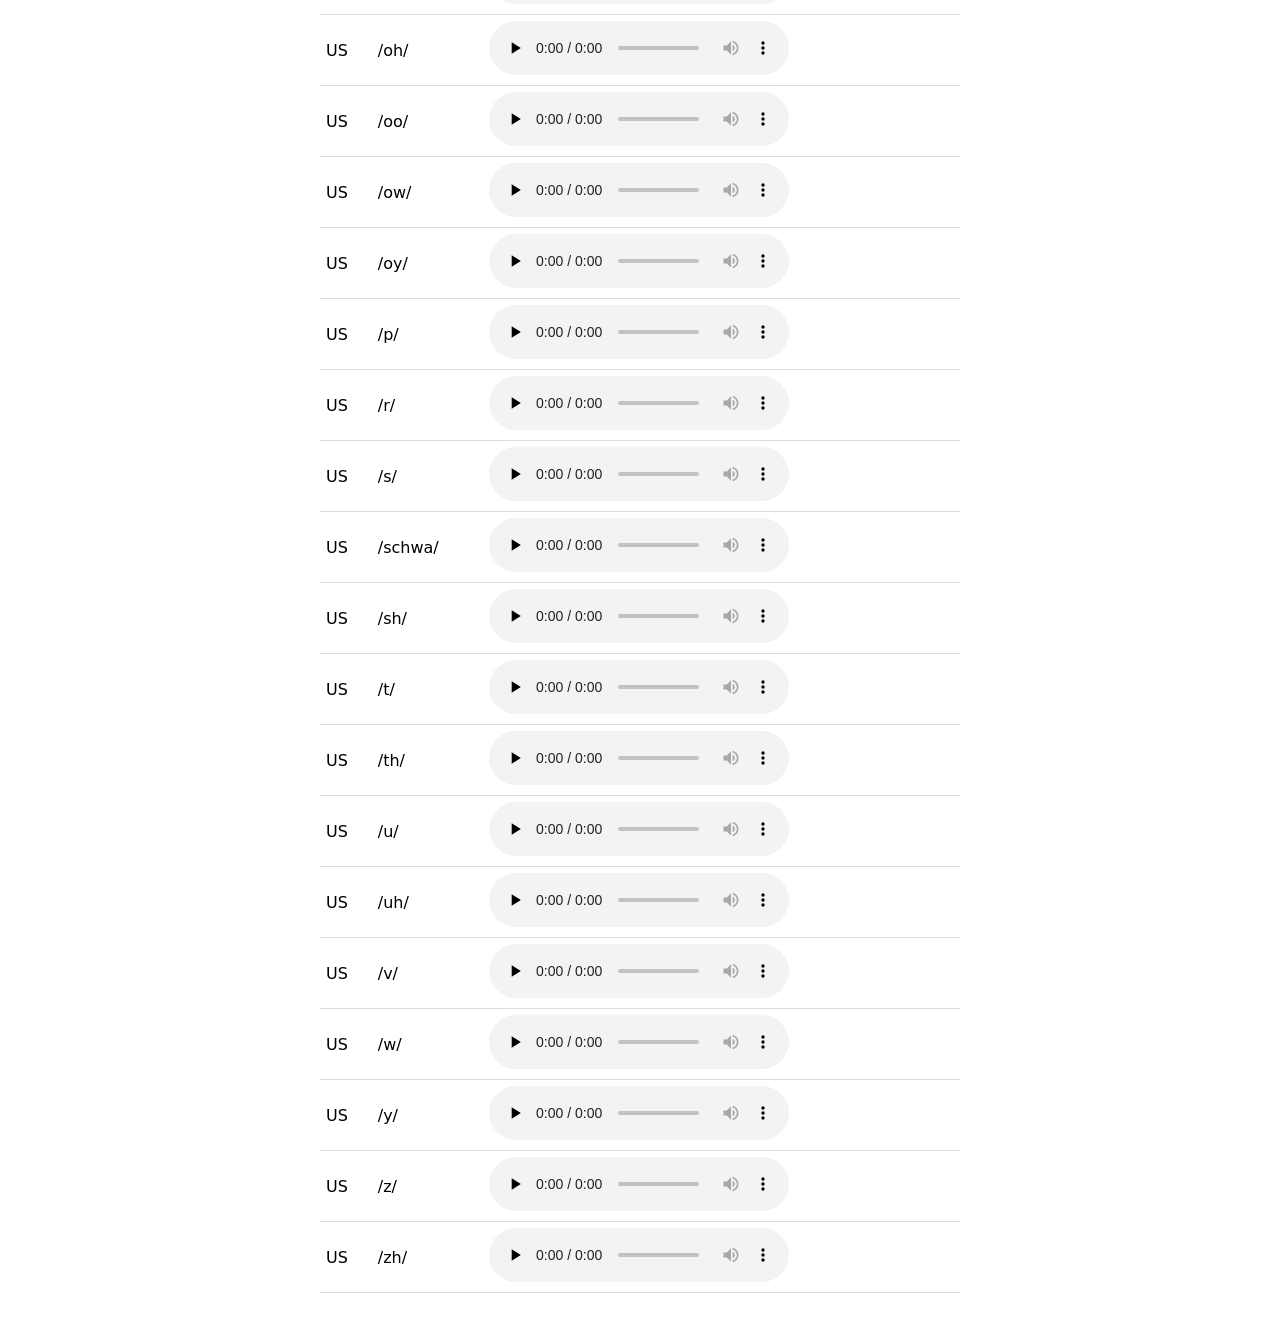
<file: audio/phonetics/_preview.html>
<!DOCTYPE html><html lang="zh"><meta charset="UTF-8"><title>音标本音试听</title><style>body{font-family:system-ui;max-width:640px;margin:24px auto;padding:0 16px}table{border-collapse:collapse;width:100%}td{border-bottom:1px solid #ddd;padding:6px}h1{font-size:1.2rem}</style><h1>音标本音 · 真人录音试听</h1><p>文件位于 audio/phonetics/，可直接入库（含 ATTRIBUTION.txt 署名）。英音真人录音待整理，暂由页面内 TTS 合成，不在此列。</p><table><tr><td>US</td><td>/ae/</td><td><audio controls preload="none" src="us/ae.mp3"></audio></td></tr><tr><td>US</td><td>/ah/</td><td><audio controls preload="none" src="us/ah.mp3"></audio></td></tr><tr><td>US</td><td>/aw/</td><td><audio controls preload="none" src="us/aw.mp3"></audio></td></tr><tr><td>US</td><td>/ay/</td><td><audio controls preload="none" src="us/ay.mp3"></audio></td></tr><tr><td>US</td><td>/ch/</td><td><audio controls preload="none" src="us/ch.mp3"></audio></td></tr><tr><td>US</td><td>/d/</td><td><audio controls preload="none" src="us/d.mp3"></audio></td></tr><tr><td>US</td><td>/e/</td><td><audio controls preload="none" src="us/e.mp3"></audio></td></tr><tr><td>US</td><td>/ee/</td><td><audio controls preload="none" src="us/ee.mp3"></audio></td></tr><tr><td>US</td><td>/er/</td><td><audio controls preload="none" src="us/er.mp3"></audio></td></tr><tr><td>US</td><td>/eye/</td><td><audio controls preload="none" src="us/eye.mp3"></audio></td></tr><tr><td>US</td><td>/f/</td><td><audio controls preload="none" src="us/f.mp3"></audio></td></tr><tr><td>US</td><td>/g/</td><td><audio controls preload="none" src="us/g.mp3"></audio></td></tr><tr><td>US</td><td>/h/</td><td><audio controls preload="none" src="us/h.mp3"></audio></td></tr><tr><td>US</td><td>/ih/</td><td><audio controls preload="none" src="us/ih.mp3"></audio></td></tr><tr><td>US</td><td>/j/</td><td><audio controls preload="none" src="us/j.mp3"></audio></td></tr><tr><td>US</td><td>/k/</td><td><audio controls preload="none" src="us/k.mp3"></audio></td></tr><tr><td>US</td><td>/l/</td><td><audio controls preload="none" src="us/l.mp3"></audio></td></tr><tr><td>US</td><td>/m/</td><td><audio controls preload="none" src="us/m.mp3"></audio></td></tr><tr><td>US</td><td>/n/</td><td><audio controls preload="none" src="us/n.mp3"></audio></td></tr><tr><td>US</td><td>/ng/</td><td><audio controls preload="none" src="us/ng.mp3"></audio></td></tr><tr><td>US</td><td>/o/</td><td><audio controls preload="none" src="us/o.mp3"></audio></td></tr><tr><td>US</td><td>/oh/</td><td><audio controls preload="none" src="us/oh.mp3"></audio></td></tr><tr><td>US</td><td>/oo/</td><td><audio controls preload="none" src="us/oo.mp3"></audio></td></tr><tr><td>US</td><td>/ow/</td><td><audio controls preload="none" src="us/ow.mp3"></audio></td></tr><tr><td>US</td><td>/oy/</td><td><audio controls preload="none" src="us/oy.mp3"></audio></td></tr><tr><td>US</td><td>/p/</td><td><audio controls preload="none" src="us/p.mp3"></audio></td></tr><tr><td>US</td><td>/r/</td><td><audio controls preload="none" src="us/r.mp3"></audio></td></tr><tr><td>US</td><td>/s/</td><td><audio controls preload="none" src="us/s.mp3"></audio></td></tr><tr><td>US</td><td>/schwa/</td><td><audio controls preload="none" src="us/schwa.mp3"></audio></td></tr><tr><td>US</td><td>/sh/</td><td><audio controls preload="none" src="us/sh.mp3"></audio></td></tr><tr><td>US</td><td>/t/</td><td><audio controls preload="none" src="us/t.mp3"></audio></td></tr><tr><td>US</td><td>/th/</td><td><audio controls preload="none" src="us/th.mp3"></audio></td></tr><tr><td>US</td><td>/u/</td><td><audio controls preload="none" src="us/u.mp3"></audio></td></tr><tr><td>US</td><td>/uh/</td><td><audio controls preload="none" src="us/uh.mp3"></audio></td></tr><tr><td>US</td><td>/v/</td><td><audio controls preload="none" src="us/v.mp3"></audio></td></tr><tr><td>US</td><td>/w/</td><td><audio controls preload="none" src="us/w.mp3"></audio></td></tr><tr><td>US</td><td>/y/</td><td><audio controls preload="none" src="us/y.mp3"></audio></td></tr><tr><td>US</td><td>/z/</td><td><audio controls preload="none" src="us/z.mp3"></audio></td></tr><tr><td>US</td><td>/zh/</td><td><audio controls preload="none" src="us/zh.mp3"></audio></td></tr></table>
</file>
<file: style.css>
:root {
    /* 马卡龙色系定义 */
    --bg-color: #f7f9fb;
    --panel-bg: #ffffff;
    --primary-blue: #bae1ff;
    --primary-green: #baffc9;
    --primary-pink: #ffb3ba;
    --primary-yellow: #ffffba;
    --text-main: #4a4a4a;
    --text-light: #9b9b9b;
    --accent-purple: #dcd3ff;
    --border-radius: 18px;
    --shadow-sm: 0 8px 30px rgba(0,0,0,0.04);
}

* {
    box-sizing: border-box;
}

body {
    font-family: 'PingFang SC', 'Microsoft YaHei', sans-serif;
    background-color: var(--bg-color);
    color: var(--text-main);
    margin: 0;
    padding: 24px;
    line-height: 1.7;
}

.site-switch {
    position: fixed;
    top: 12px;
    left: 12px;
    z-index: 100;
    display: inline-flex;
    align-items: center;
    min-height: 38px;
    padding: 0 14px;
    border: 1px solid #d8dee8;
    border-radius: 8px;
    background: rgba(255,255,255,0.96);
    color: #4a4a4a;
    text-decoration: none;
    font-size: 0.85rem;
    font-weight: 700;
    box-shadow: 0 4px 14px rgba(0,0,0,0.08);
}

.site-switch:hover {
    color: #2c5f8a;
    border-color: #9bcff5;
}

/* Bento Grid 布局 - 经典两栏 */
.dashboard {
    display: grid;
    grid-template-columns: 1fr 340px;
    grid-template-rows: auto 1fr;
    gap: 20px;
    max-width: 1300px;
    margin: 0 auto;
}

.bento-box {
    background: var(--panel-bg);
    border-radius: var(--border-radius);
    padding: 24px;
    box-shadow: var(--shadow-sm);
    border: 1px solid rgba(0,0,0,0.02);
    transition: all 0.2s;
}

/* 顶部控制栏 */
.header-panel {
    grid-column: 1 / -1;
    display: flex;
    justify-content: space-between;
    align-items: center;
    background: linear-gradient(135deg, var(--primary-blue) 0%, #fff 100%);
    flex-wrap: wrap;
    gap: 15px;
}

.audio-controls {
    display: flex;
    align-items: center;
    gap: 15px;
    flex-wrap: wrap;
}

.upload-btn {
    background: var(--panel-bg);
    border: 2px dashed var(--text-light);
    padding: 8px 16px;
    border-radius: 10px;
    cursor: pointer;
    font-size: 0.9rem;
    transition: all 0.3s;
}

.upload-btn:hover {
    border-color: var(--accent-purple);
    color: #7c6e9e;
}

#audio-player {
    height: 40px;
    border-radius: 20px;
    min-width: 260px;
}

/* 正文区域 - 左侧 */
.transcript-panel {
    font-size: 1.05rem;
    max-height: 70vh;
    overflow-y: auto;
    scroll-behavior: smooth;
}

.section-tag {
    background: var(--accent-purple);
    padding: 4px 12px;
    border-radius: 8px;
    font-size: 0.8rem;
    font-weight: bold;
    margin-bottom: 20px;
    display: inline-block;
}

.sentence {
    margin-bottom: 24px;
    padding-bottom: 12px;
    border-bottom: 1px solid #f0f0f0;
}

.sentence-text-wrapper {
    display: flex;
    flex-wrap: wrap;
    align-items: baseline;
    gap: 6px;
}

.speaker {
    font-weight: 700;
    color: #666;
    background: #f0f2f5;
    padding: 2px 8px;
    border-radius: 20px;
    font-size: 0.85rem;
    margin-right: 8px;
    display: inline-block;
}

/* 填空输入框 */
.blank-input {
    border: none;
    border-bottom: 2.5px solid var(--primary-blue);
    width: auto;
    min-width: 100px;
    text-align: center;
    font-size: 1rem;
    outline: none;
    padding: 4px 6px;
    margin: 0 4px;
    background: transparent;
    transition: all 0.2s;
    border-radius: 0;
}

.blank-input:focus {
    border-bottom-color: var(--primary-pink);
    background: rgba(255, 179, 186, 0.1);
}

.correct {
    border-bottom-color: #4CAF50 !important;
    color: #2E7D32;
    background: #E8F5E9;
}

.incorrect {
    border-bottom-color: #F44336 !important;
    color: #C62828;
    background: #FFEBEE;
}

.answer-hint {
    display: none;
    font-size: 0.85rem;
    color: #C62828;
    font-weight: bold;
    margin-left: 5px;
}

/* 小眼睛图标 */
.listen-btn {
    background: none;
    border: none;
    font-size: 1.2rem;
    cursor: pointer;
    margin-left: 12px;
    transition: 0.1s;
    vertical-align: middle;
    color: #5f7f9e;
    background: #eef2fa;
    border-radius: 30px;
    width: 30px;
    height: 30px;
    display: inline-flex;
    align-items: center;
    justify-content: center;
}

.listen-btn:hover {
    background: var(--primary-blue);
    transform: scale(1.05);
}

/* 翻译区域 */
.translation {
    margin-top: 10px;
    padding: 8px 12px;
    background: #f8f6ff;
    border-left: 4px solid #b6a9e8;
    font-size: 0.85rem;
    border-radius: 12px;
    color: #3a4a5a;
    display: none;
    line-height: 1.5;
}

.translation.show {
    display: block;
}

/* 右侧边栏 */
.sidebar {
    display: flex;
    flex-direction: column;
    gap: 20px;
}

.shortcut-card {
    background: var(--primary-yellow);
    font-size: 0.85rem;
}

.shortcut-card ul {
    padding-left: 18px;
    margin: 0;
    line-height: 2;
}

/* 按钮样式 + 动效 */
.btn-action {
    width: 100%;
    padding: 14px;
    border: none;
    border-radius: 14px;
    font-weight: bold;
    cursor: pointer;
    transition: transform 0.1s ease, background 0.2s;
    font-size: 0.95rem;
    box-shadow: 0 2px 4px rgba(0,0,0,0.05);
}

.btn-action:active {
    transform: scale(0.97);
}

.btn-submit {
    background: var(--primary-green);
    color: #2c5e3a;
}

.btn-submit:hover {
    background: #a8e6b0;
}

.btn-reset {
    background: #eee;
    color: #666;
}

.btn-reset:hover {
    background: #e0e0e0;
}

.btn-listen-mode {
    background: #bae1ff;
    color: #2c5f8a;
}

.btn-listen-mode:hover {
    background: #9bcff5;
}

.score-board {
    text-align: center;
    font-size: 1.2rem;
    font-weight: bold;
    margin-top: 16px;
    display: none;
}

/* 错题本样式（侧边栏内） */
.mistake-header {
    display: flex;
    justify-content: space-between;
    align-items: center;
    flex-wrap: wrap;
    margin-bottom: 16px;
}

.mistake-list {
    max-height: 320px;
    overflow-y: auto;
    font-size: 0.85rem;
    background: #fafbfd;
    border-radius: 20px;
    padding: 4px;
}

.mistake-item {
    background: white;
    padding: 12px;
    margin: 10px 0;
    border-radius: 16px;
    box-shadow: 0 1px 3px rgba(0,0,0,0.05);
    border-left: 5px solid #ffb3ba;
}

.mistake-quote {
    font-weight: 600;
    color: #2c3e4e;
    font-size: 0.8rem;
    word-break: break-word;
    white-space: normal;
}

.mistake-detail {
    display: flex;
    justify-content: space-between;
    margin-top: 8px;
    font-size: 0.8rem;
    background: #fef6e0;
    padding: 6px 10px;
    border-radius: 12px;
    flex-wrap: wrap;
    gap: 8px;
}

.wrong-ans {
    color: #c0392b;
    font-weight: bold;
}

.right-ans {
    color: #27ae60;
    font-weight: bold;
}

.analysis-tip {
    margin-top: 8px;
    font-size: 0.75rem;
    background: #e9f0f5;
    padding: 6px 10px;
    border-radius: 10px;
    color: #2c5f6e;
}

.empty-mistake {
    text-align: center;
    color: #aaa;
    padding: 20px;
}

.btn-icon {
    background: #eceef3;
    border: none;
    padding: 6px 12px;
    border-radius: 30px;
    font-size: 0.75rem;
    font-weight: 500;
    cursor: pointer;
    transition: 0.2s;
}

.btn-icon:hover {
    background: #d4deec;
    transform: scale(0.98);
}

#file-input {
    display: none;
}

hr {
    margin: 12px 0;
    opacity: 0.3;
}

/* 滚动条美化（可选） */
::-webkit-scrollbar {
    width: 6px;
}
::-webkit-scrollbar-track {
    background: #f1f1f1;
    border-radius: 10px;
}
::-webkit-scrollbar-thumb {
    background: #ccc;
    border-radius: 10px;
}
::-webkit-scrollbar-thumb:hover {
    background: #aaa;
}

@media (max-width: 760px) {
    body {
        padding: 64px 12px 20px;
    }

    .dashboard {
        display: flex;
        flex-direction: column;
        gap: 12px;
    }

    .bento-box {
        padding: 16px;
        border-radius: 10px;
    }

    .header-panel {
        align-items: stretch;
    }

    .audio-controls {
        width: 100%;
        gap: 10px;
    }

    #audio-player {
        width: 100%;
        min-width: 0;
    }

    .main-content-area,
    .sidebar {
        width: 100%;
    }

    .transcript-panel {
        max-height: none;
        font-size: 0.98rem;
    }

    .blank-input {
        max-width: 100%;
        min-width: 82px;
    }

    .shortcut-card {
        display: none;
    }
}
</file>
